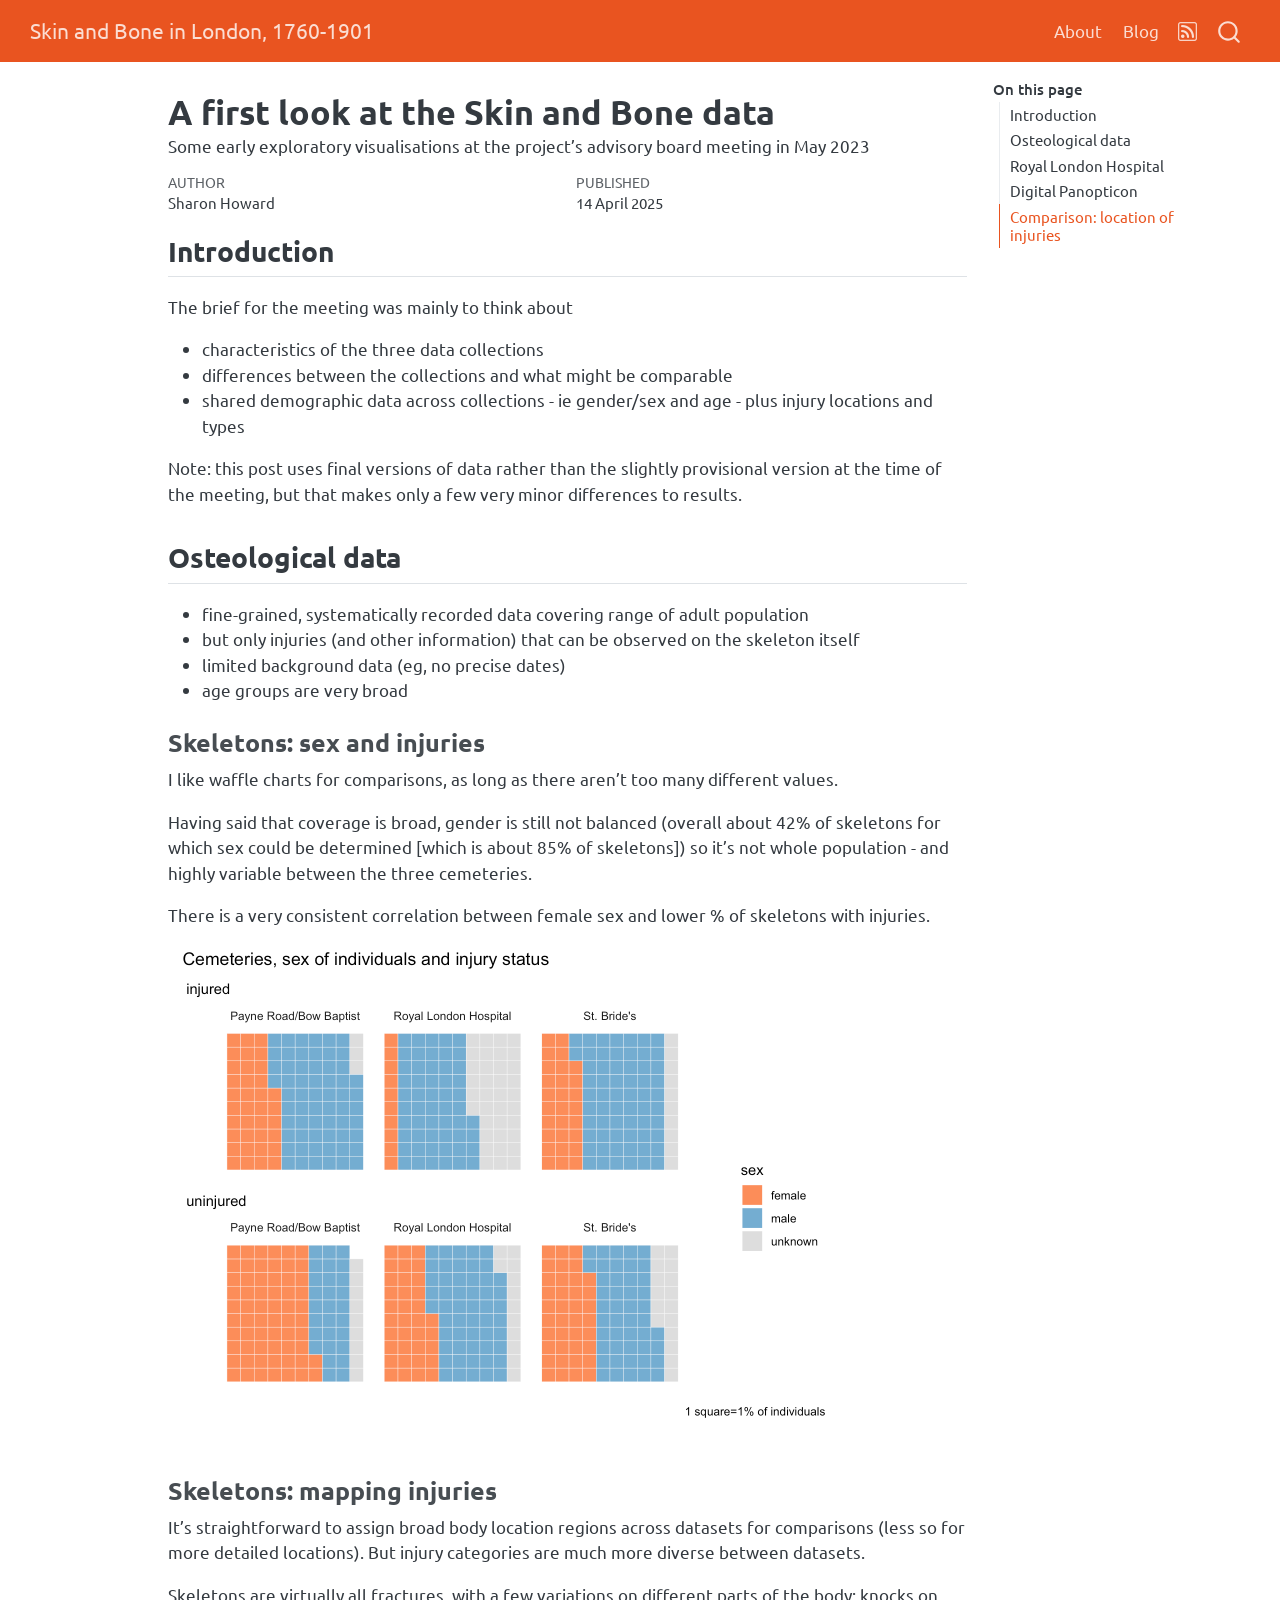
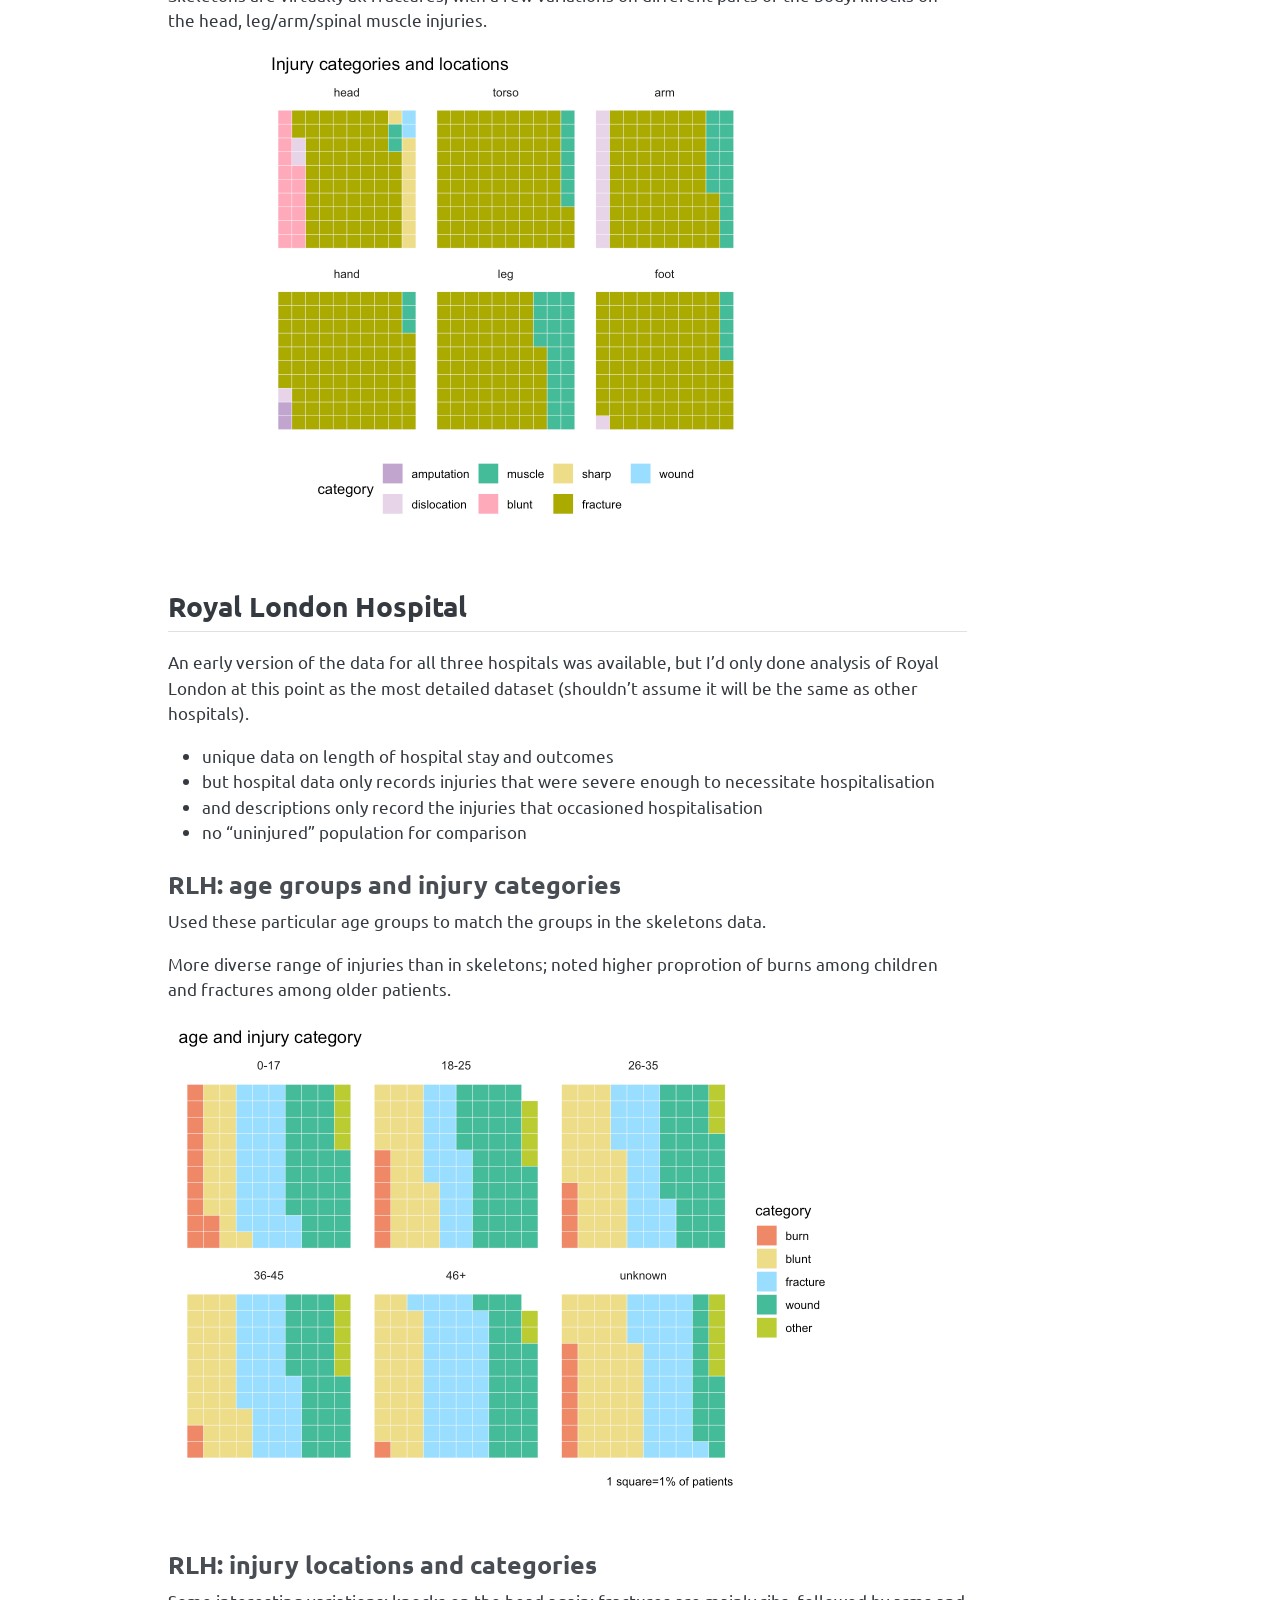
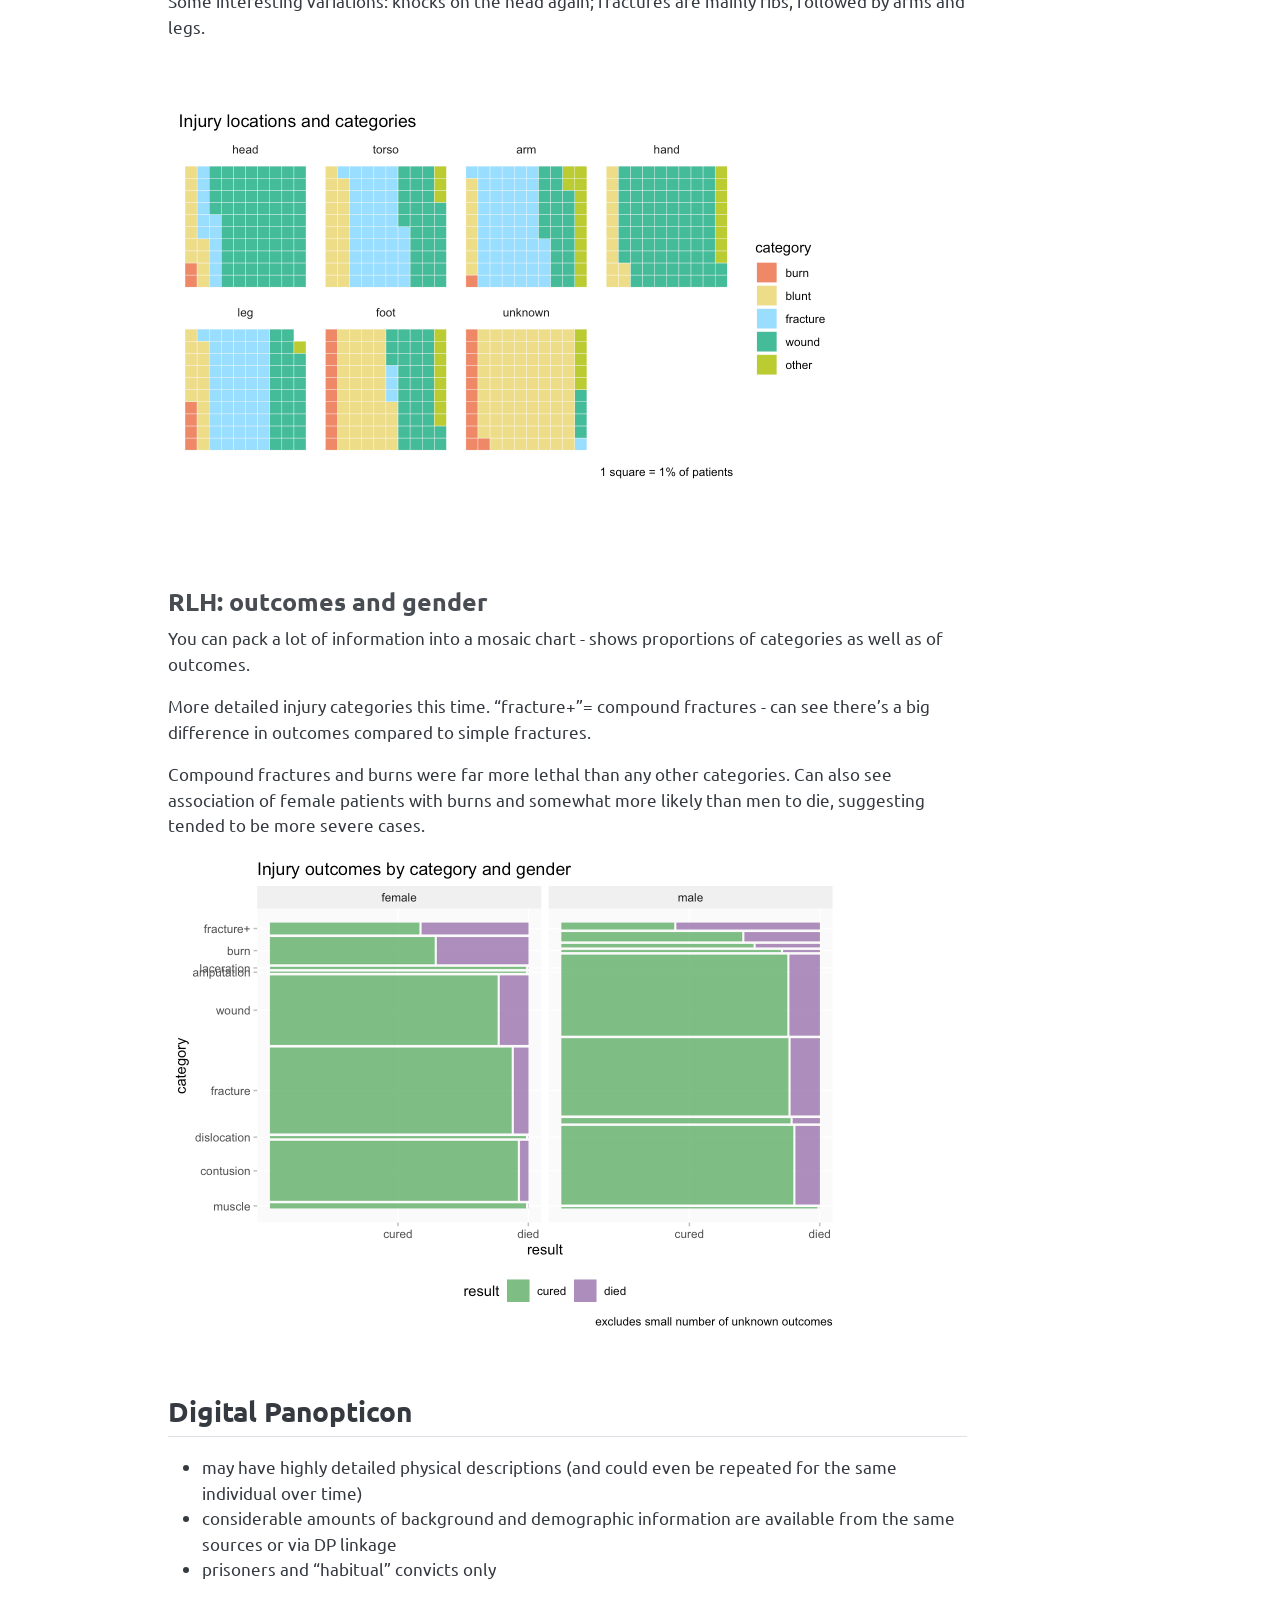
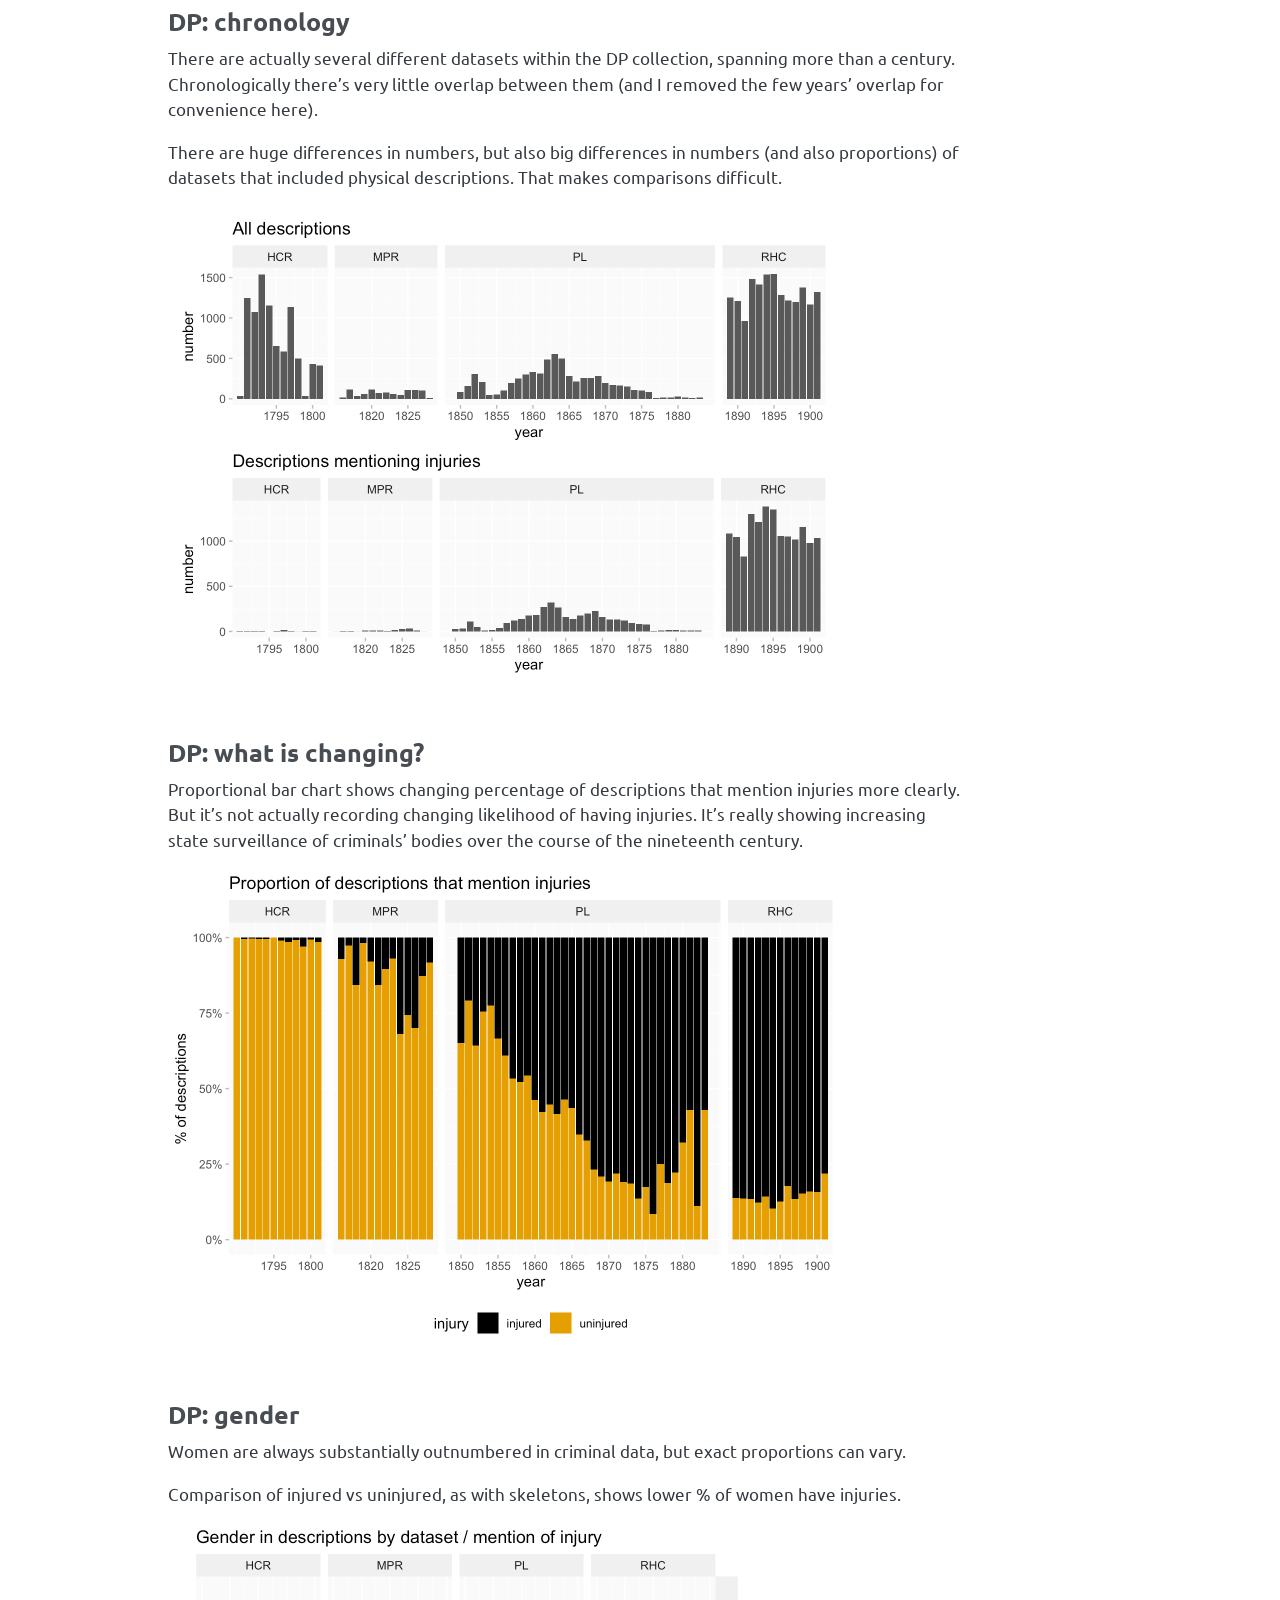
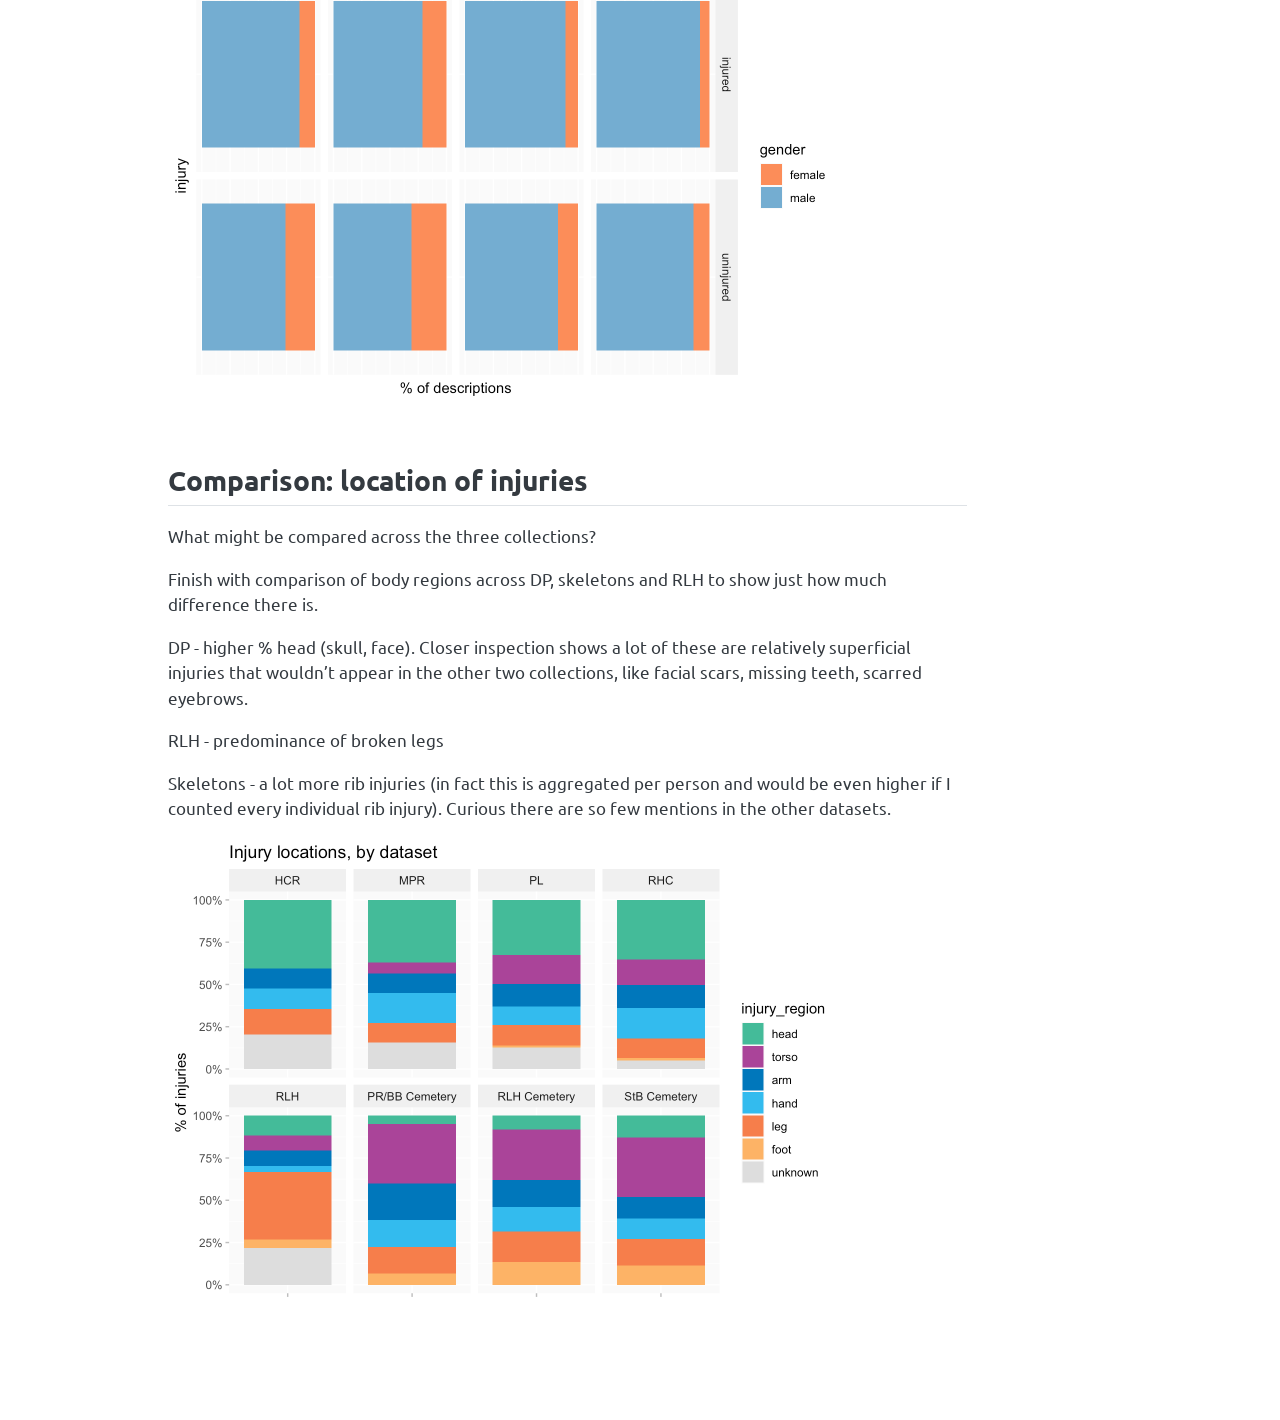
<file: docs/posts/a-first-look/index.html>
<!DOCTYPE html>
<html xmlns="http://www.w3.org/1999/xhtml" lang="en" xml:lang="en"><head>

<meta charset="utf-8">
<meta name="generator" content="quarto-1.7.32">

<meta name="viewport" content="width=device-width, initial-scale=1.0, user-scalable=yes">

<meta name="author" content="Sharon Howard">
<meta name="dcterms.date" content="2025-04-14">
<meta name="description" content="Some early exploratory visualisations at the project’s advisory board meeting in May 2023">

<title>A first look at the Skin and Bone data – Skin and Bone in London, 1760-1901</title>
<style>
code{white-space: pre-wrap;}
span.smallcaps{font-variant: small-caps;}
div.columns{display: flex; gap: min(4vw, 1.5em);}
div.column{flex: auto; overflow-x: auto;}
div.hanging-indent{margin-left: 1.5em; text-indent: -1.5em;}
ul.task-list{list-style: none;}
ul.task-list li input[type="checkbox"] {
  width: 0.8em;
  margin: 0 0.8em 0.2em -1em; /* quarto-specific, see https://github.com/quarto-dev/quarto-cli/issues/4556 */ 
  vertical-align: middle;
}
</style>


<script src="../../site_libs/quarto-nav/quarto-nav.js"></script>
<script src="../../site_libs/quarto-nav/headroom.min.js"></script>
<script src="../../site_libs/clipboard/clipboard.min.js"></script>
<script src="../../site_libs/quarto-search/autocomplete.umd.js"></script>
<script src="../../site_libs/quarto-search/fuse.min.js"></script>
<script src="../../site_libs/quarto-search/quarto-search.js"></script>
<meta name="quarto:offset" content="../../">
<link href="../../favicon.jpg" rel="icon" type="image/jpeg">
<script src="../../site_libs/quarto-html/quarto.js" type="module"></script>
<script src="../../site_libs/quarto-html/tabsets/tabsets.js" type="module"></script>
<script src="../../site_libs/quarto-html/popper.min.js"></script>
<script src="../../site_libs/quarto-html/tippy.umd.min.js"></script>
<script src="../../site_libs/quarto-html/anchor.min.js"></script>
<link href="../../site_libs/quarto-html/tippy.css" rel="stylesheet">
<link href="../../site_libs/quarto-html/quarto-syntax-highlighting-37eea08aefeeee20ff55810ff984fec1.css" rel="stylesheet" id="quarto-text-highlighting-styles">
<script src="../../site_libs/bootstrap/bootstrap.min.js"></script>
<link href="../../site_libs/bootstrap/bootstrap-icons.css" rel="stylesheet">
<link href="../../site_libs/bootstrap/bootstrap-434a87f1a65cf5564e22d224e5738d6d.min.css" rel="stylesheet" append-hash="true" id="quarto-bootstrap" data-mode="light">
<script id="quarto-search-options" type="application/json">{
  "location": "navbar",
  "copy-button": false,
  "collapse-after": 3,
  "panel-placement": "end",
  "type": "overlay",
  "limit": 50,
  "keyboard-shortcut": [
    "f",
    "/",
    "s"
  ],
  "show-item-context": false,
  "language": {
    "search-no-results-text": "No results",
    "search-matching-documents-text": "matching documents",
    "search-copy-link-title": "Copy link to search",
    "search-hide-matches-text": "Hide additional matches",
    "search-more-match-text": "more match in this document",
    "search-more-matches-text": "more matches in this document",
    "search-clear-button-title": "Clear",
    "search-text-placeholder": "",
    "search-detached-cancel-button-title": "Cancel",
    "search-submit-button-title": "Submit",
    "search-label": "Search"
  }
}</script>


<link rel="stylesheet" href="../../styles.css">
</head>

<body class="nav-fixed quarto-light">

<div id="quarto-search-results"></div>
  <header id="quarto-header" class="headroom fixed-top">
    <nav class="navbar navbar-expand-lg " data-bs-theme="dark">
      <div class="navbar-container container-fluid">
      <div class="navbar-brand-container mx-auto">
    <a class="navbar-brand" href="../../index.html">
    <span class="navbar-title">Skin and Bone in London, 1760-1901</span>
    </a>
  </div>
            <div id="quarto-search" class="" title="Search"></div>
          <button class="navbar-toggler" type="button" data-bs-toggle="collapse" data-bs-target="#navbarCollapse" aria-controls="navbarCollapse" role="menu" aria-expanded="false" aria-label="Toggle navigation" onclick="if (window.quartoToggleHeadroom) { window.quartoToggleHeadroom(); }">
  <span class="navbar-toggler-icon"></span>
</button>
          <div class="collapse navbar-collapse" id="navbarCollapse">
            <ul class="navbar-nav navbar-nav-scroll ms-auto">
  <li class="nav-item">
    <a class="nav-link" href="../../about.html"> 
<span class="menu-text">About</span></a>
  </li>  
  <li class="nav-item">
    <a class="nav-link" href="../../blog.html"> 
<span class="menu-text">Blog</span></a>
  </li>  
  <li class="nav-item compact">
    <a class="nav-link" href="../../blog.xml"> <i class="bi bi-rss" role="img">
</i> 
<span class="menu-text"></span></a>
  </li>  
</ul>
          </div> <!-- /navcollapse -->
            <div class="quarto-navbar-tools">
</div>
      </div> <!-- /container-fluid -->
    </nav>
</header>
<!-- content -->
<div id="quarto-content" class="quarto-container page-columns page-rows-contents page-layout-article page-navbar">
<!-- sidebar -->
<!-- margin-sidebar -->
    <div id="quarto-margin-sidebar" class="sidebar margin-sidebar">
        <nav id="TOC" role="doc-toc" class="toc-active">
    <h2 id="toc-title">On this page</h2>
   
  <ul>
  <li><a href="#introduction" id="toc-introduction" class="nav-link active" data-scroll-target="#introduction">Introduction</a></li>
  <li><a href="#osteological-data" id="toc-osteological-data" class="nav-link" data-scroll-target="#osteological-data">Osteological data</a>
  <ul class="collapse">
  <li><a href="#skeletons-sex-and-injuries" id="toc-skeletons-sex-and-injuries" class="nav-link" data-scroll-target="#skeletons-sex-and-injuries">Skeletons: sex and injuries</a></li>
  <li><a href="#skeletons-mapping-injuries" id="toc-skeletons-mapping-injuries" class="nav-link" data-scroll-target="#skeletons-mapping-injuries">Skeletons: mapping injuries</a></li>
  </ul></li>
  <li><a href="#royal-london-hospital" id="toc-royal-london-hospital" class="nav-link" data-scroll-target="#royal-london-hospital">Royal London Hospital</a>
  <ul class="collapse">
  <li><a href="#rlh-age-groups-and-injury-categories" id="toc-rlh-age-groups-and-injury-categories" class="nav-link" data-scroll-target="#rlh-age-groups-and-injury-categories">RLH: age groups and injury categories</a></li>
  <li><a href="#rlh-injury-locations-and-categories" id="toc-rlh-injury-locations-and-categories" class="nav-link" data-scroll-target="#rlh-injury-locations-and-categories">RLH: injury locations and categories</a></li>
  <li><a href="#rlh-outcomes-and-gender" id="toc-rlh-outcomes-and-gender" class="nav-link" data-scroll-target="#rlh-outcomes-and-gender">RLH: outcomes and gender</a></li>
  </ul></li>
  <li><a href="#digital-panopticon" id="toc-digital-panopticon" class="nav-link" data-scroll-target="#digital-panopticon">Digital Panopticon</a>
  <ul class="collapse">
  <li><a href="#dp-chronology" id="toc-dp-chronology" class="nav-link" data-scroll-target="#dp-chronology">DP: chronology</a></li>
  <li><a href="#dp-what-is-changing" id="toc-dp-what-is-changing" class="nav-link" data-scroll-target="#dp-what-is-changing">DP: what is changing?</a></li>
  <li><a href="#dp-gender" id="toc-dp-gender" class="nav-link" data-scroll-target="#dp-gender">DP: gender</a></li>
  </ul></li>
  <li><a href="#comparison-location-of-injuries" id="toc-comparison-location-of-injuries" class="nav-link" data-scroll-target="#comparison-location-of-injuries">Comparison: location of injuries</a></li>
  </ul>
</nav>
    </div>
<!-- main -->
<main class="content" id="quarto-document-content">

<header id="title-block-header" class="quarto-title-block default">
<div class="quarto-title">
<h1 class="title">A first look at the Skin and Bone data</h1>
</div>

<div>
  <div class="description">
    Some early exploratory visualisations at the project’s advisory board meeting in May 2023
  </div>
</div>


<div class="quarto-title-meta">

    <div>
    <div class="quarto-title-meta-heading">Author</div>
    <div class="quarto-title-meta-contents">
             <p>Sharon Howard </p>
          </div>
  </div>
    
    <div>
    <div class="quarto-title-meta-heading">Published</div>
    <div class="quarto-title-meta-contents">
      <p class="date">14 April 2025</p>
    </div>
  </div>
  
    
  </div>
  


</header>


<section id="introduction" class="level2">
<h2 class="anchored" data-anchor-id="introduction">Introduction</h2>
<p>The brief for the meeting was mainly to think about</p>
<ul>
<li>characteristics of the three data collections</li>
<li>differences between the collections and what might be comparable</li>
<li>shared demographic data across collections - ie gender/sex and age - plus injury locations and types</li>
</ul>
<p>Note: this post uses final versions of data rather than the slightly provisional version at the time of the meeting, but that makes only a few very minor differences to results.</p>
</section>
<section id="osteological-data" class="level2">
<h2 class="anchored" data-anchor-id="osteological-data">Osteological data</h2>
<ul>
<li>fine-grained, systematically recorded data covering range of adult population</li>
<li>but only injuries (and other information) that can be observed on the skeleton itself</li>
<li>limited background data (eg, no precise dates)</li>
<li>age groups are very broad</li>
</ul>
<section id="skeletons-sex-and-injuries" class="level3">
<h3 class="anchored" data-anchor-id="skeletons-sex-and-injuries">Skeletons: sex and injuries</h3>
<p>I like waffle charts for comparisons, as long as there aren’t too many different values.</p>
<p>Having said that coverage is broad, gender is still not balanced (overall about 42% of skeletons for which sex could be determined [which is about 85% of skeletons]) so it’s not whole population - and highly variable between the three cemeteries.</p>
<p>There is a very consistent correlation between female sex and lower % of skeletons with injuries.</p>
<div class="cell">
<div class="cell-output-display">
<div>
<figure class="figure">
<p><img src="index_files/figure-html/unnamed-chunk-2-1.png" class="img-fluid figure-img" width="672"></p>
</figure>
</div>
</div>
</div>
</section>
<section id="skeletons-mapping-injuries" class="level3">
<h3 class="anchored" data-anchor-id="skeletons-mapping-injuries">Skeletons: mapping injuries</h3>
<p>It’s straightforward to assign broad body location regions across datasets for comparisons (less so for more detailed locations). But injury categories are much more diverse between datasets.</p>
<p>Skeletons are virtually all fractures, with a few variations on different parts of the body: knocks on the head, leg/arm/spinal muscle injuries.</p>
<div class="cell">
<div class="cell-output-display">
<div>
<figure class="figure">
<p><img src="index_files/figure-html/unnamed-chunk-3-1.png" class="img-fluid figure-img" width="672"></p>
</figure>
</div>
</div>
</div>
</section>
</section>
<section id="royal-london-hospital" class="level2">
<h2 class="anchored" data-anchor-id="royal-london-hospital">Royal London Hospital</h2>
<p>An early version of the data for all three hospitals was available, but I’d only done analysis of Royal London at this point as the most detailed dataset (shouldn’t assume it will be the same as other hospitals).</p>
<ul>
<li>unique data on length of hospital stay and outcomes</li>
<li>but hospital data only records injuries that were severe enough to necessitate hospitalisation</li>
<li>and descriptions only record the injuries that occasioned hospitalisation</li>
<li>no “uninjured” population for comparison</li>
</ul>
<section id="rlh-age-groups-and-injury-categories" class="level3">
<h3 class="anchored" data-anchor-id="rlh-age-groups-and-injury-categories">RLH: age groups and injury categories</h3>
<p>Used these particular age groups to match the groups in the skeletons data.</p>
<p>More diverse range of injuries than in skeletons; noted higher proprotion of burns among children and fractures among older patients.</p>
<div class="cell">
<div class="cell-output-display">
<div>
<figure class="figure">
<p><img src="index_files/figure-html/unnamed-chunk-4-1.png" class="img-fluid figure-img" width="672"></p>
</figure>
</div>
</div>
</div>
</section>
<section id="rlh-injury-locations-and-categories" class="level3">
<h3 class="anchored" data-anchor-id="rlh-injury-locations-and-categories">RLH: injury locations and categories</h3>
<p>Some interesting variations: knocks on the head again; fractures are mainly ribs, followed by arms and legs.</p>
<div class="cell">
<div class="cell-output-display">
<div>
<figure class="figure">
<p><img src="index_files/figure-html/unnamed-chunk-5-1.png" class="img-fluid figure-img" width="672"></p>
</figure>
</div>
</div>
</div>
</section>
<section id="rlh-outcomes-and-gender" class="level3">
<h3 class="anchored" data-anchor-id="rlh-outcomes-and-gender">RLH: outcomes and gender</h3>
<p>You can pack a lot of information into a mosaic chart - shows proportions of categories as well as of outcomes.</p>
<p>More detailed injury categories this time. “fracture+”= compound fractures - can see there’s a big difference in outcomes compared to simple fractures.</p>
<p>Compound fractures and burns were far more lethal than any other categories. Can also see association of female patients with burns and somewhat more likely than men to die, suggesting tended to be more severe cases.</p>
<div class="cell">
<div class="cell-output-display">
<div>
<figure class="figure">
<p><img src="index_files/figure-html/unnamed-chunk-6-1.png" class="img-fluid figure-img" width="672"></p>
</figure>
</div>
</div>
</div>
</section>
</section>
<section id="digital-panopticon" class="level2">
<h2 class="anchored" data-anchor-id="digital-panopticon">Digital Panopticon</h2>
<ul>
<li>may have highly detailed physical descriptions (and could even be repeated for the same individual over time)</li>
<li>considerable amounts of background and demographic information are available from the same sources or via DP linkage</li>
<li>prisoners and “habitual” convicts only</li>
</ul>
<section id="dp-chronology" class="level3">
<h3 class="anchored" data-anchor-id="dp-chronology">DP: chronology</h3>
<p>There are actually several different datasets within the DP collection, spanning more than a century. Chronologically there’s very little overlap between them (and I removed the few years’ overlap for convenience here).</p>
<p>There are huge differences in numbers, but also big differences in numbers (and also proportions) of datasets that included physical descriptions. That makes comparisons difficult.</p>
<div class="cell">
<div class="cell-output-display">
<div>
<figure class="figure">
<p><img src="index_files/figure-html/unnamed-chunk-7-1.png" class="img-fluid figure-img" width="672"></p>
</figure>
</div>
</div>
</div>
</section>
<section id="dp-what-is-changing" class="level3">
<h3 class="anchored" data-anchor-id="dp-what-is-changing">DP: what is changing?</h3>
<p>Proportional bar chart shows changing percentage of descriptions that mention injuries more clearly. But it’s not actually recording changing likelihood of having injuries. It’s really showing increasing state surveillance of criminals’ bodies over the course of the nineteenth century.</p>
<div class="cell">
<div class="cell-output-display">
<div>
<figure class="figure">
<p><img src="index_files/figure-html/unnamed-chunk-8-1.png" class="img-fluid figure-img" width="672"></p>
</figure>
</div>
</div>
</div>
</section>
<section id="dp-gender" class="level3">
<h3 class="anchored" data-anchor-id="dp-gender">DP: gender</h3>
<p>Women are always substantially outnumbered in criminal data, but exact proportions can vary.</p>
<p>Comparison of injured vs uninjured, as with skeletons, shows lower % of women have injuries.</p>
<div class="cell">
<div class="cell-output-display">
<div>
<figure class="figure">
<p><img src="index_files/figure-html/unnamed-chunk-9-1.png" class="img-fluid figure-img" width="672"></p>
</figure>
</div>
</div>
</div>
</section>
</section>
<section id="comparison-location-of-injuries" class="level2">
<h2 class="anchored" data-anchor-id="comparison-location-of-injuries">Comparison: location of injuries</h2>
<p>What might be compared across the three collections?</p>
<p>Finish with comparison of body regions across DP, skeletons and RLH to show just how much difference there is.</p>
<p>DP - higher % head (skull, face). Closer inspection shows a lot of these are relatively superficial injuries that wouldn’t appear in the other two collections, like facial scars, missing teeth, scarred eyebrows.</p>
<p>RLH - predominance of broken legs</p>
<p>Skeletons - a lot more rib injuries (in fact this is aggregated per person and would be even higher if I counted every individual rib injury). Curious there are so few mentions in the other datasets.</p>
<div class="cell">
<div class="cell-output-display">
<div>
<figure class="figure">
<p><img src="index_files/figure-html/unnamed-chunk-10-1.png" class="img-fluid figure-img" width="672"></p>
</figure>
</div>
</div>
</div>


</section>

</main> <!-- /main -->
<script id="quarto-html-after-body" type="application/javascript">
  window.document.addEventListener("DOMContentLoaded", function (event) {
    const icon = "";
    const anchorJS = new window.AnchorJS();
    anchorJS.options = {
      placement: 'right',
      icon: icon
    };
    anchorJS.add('.anchored');
    const isCodeAnnotation = (el) => {
      for (const clz of el.classList) {
        if (clz.startsWith('code-annotation-')) {                     
          return true;
        }
      }
      return false;
    }
    const onCopySuccess = function(e) {
      // button target
      const button = e.trigger;
      // don't keep focus
      button.blur();
      // flash "checked"
      button.classList.add('code-copy-button-checked');
      var currentTitle = button.getAttribute("title");
      button.setAttribute("title", "Copied!");
      let tooltip;
      if (window.bootstrap) {
        button.setAttribute("data-bs-toggle", "tooltip");
        button.setAttribute("data-bs-placement", "left");
        button.setAttribute("data-bs-title", "Copied!");
        tooltip = new bootstrap.Tooltip(button, 
          { trigger: "manual", 
            customClass: "code-copy-button-tooltip",
            offset: [0, -8]});
        tooltip.show();    
      }
      setTimeout(function() {
        if (tooltip) {
          tooltip.hide();
          button.removeAttribute("data-bs-title");
          button.removeAttribute("data-bs-toggle");
          button.removeAttribute("data-bs-placement");
        }
        button.setAttribute("title", currentTitle);
        button.classList.remove('code-copy-button-checked');
      }, 1000);
      // clear code selection
      e.clearSelection();
    }
    const getTextToCopy = function(trigger) {
        const codeEl = trigger.previousElementSibling.cloneNode(true);
        for (const childEl of codeEl.children) {
          if (isCodeAnnotation(childEl)) {
            childEl.remove();
          }
        }
        return codeEl.innerText;
    }
    const clipboard = new window.ClipboardJS('.code-copy-button:not([data-in-quarto-modal])', {
      text: getTextToCopy
    });
    clipboard.on('success', onCopySuccess);
    if (window.document.getElementById('quarto-embedded-source-code-modal')) {
      const clipboardModal = new window.ClipboardJS('.code-copy-button[data-in-quarto-modal]', {
        text: getTextToCopy,
        container: window.document.getElementById('quarto-embedded-source-code-modal')
      });
      clipboardModal.on('success', onCopySuccess);
    }
      var localhostRegex = new RegExp(/^(?:http|https):\/\/localhost\:?[0-9]*\//);
      var mailtoRegex = new RegExp(/^mailto:/);
        var filterRegex = new RegExp("https:\/\/skin-and-bone-in-london-1760-1901\.github\.io\/");
      var isInternal = (href) => {
          return filterRegex.test(href) || localhostRegex.test(href) || mailtoRegex.test(href);
      }
      // Inspect non-navigation links and adorn them if external
     var links = window.document.querySelectorAll('a[href]:not(.nav-link):not(.navbar-brand):not(.toc-action):not(.sidebar-link):not(.sidebar-item-toggle):not(.pagination-link):not(.no-external):not([aria-hidden]):not(.dropdown-item):not(.quarto-navigation-tool):not(.about-link)');
      for (var i=0; i<links.length; i++) {
        const link = links[i];
        if (!isInternal(link.href)) {
          // undo the damage that might have been done by quarto-nav.js in the case of
          // links that we want to consider external
          if (link.dataset.originalHref !== undefined) {
            link.href = link.dataset.originalHref;
          }
        }
      }
    function tippyHover(el, contentFn, onTriggerFn, onUntriggerFn) {
      const config = {
        allowHTML: true,
        maxWidth: 500,
        delay: 100,
        arrow: false,
        appendTo: function(el) {
            return el.parentElement;
        },
        interactive: true,
        interactiveBorder: 10,
        theme: 'quarto',
        placement: 'bottom-start',
      };
      if (contentFn) {
        config.content = contentFn;
      }
      if (onTriggerFn) {
        config.onTrigger = onTriggerFn;
      }
      if (onUntriggerFn) {
        config.onUntrigger = onUntriggerFn;
      }
      window.tippy(el, config); 
    }
    const noterefs = window.document.querySelectorAll('a[role="doc-noteref"]');
    for (var i=0; i<noterefs.length; i++) {
      const ref = noterefs[i];
      tippyHover(ref, function() {
        // use id or data attribute instead here
        let href = ref.getAttribute('data-footnote-href') || ref.getAttribute('href');
        try { href = new URL(href).hash; } catch {}
        const id = href.replace(/^#\/?/, "");
        const note = window.document.getElementById(id);
        if (note) {
          return note.innerHTML;
        } else {
          return "";
        }
      });
    }
    const xrefs = window.document.querySelectorAll('a.quarto-xref');
    const processXRef = (id, note) => {
      // Strip column container classes
      const stripColumnClz = (el) => {
        el.classList.remove("page-full", "page-columns");
        if (el.children) {
          for (const child of el.children) {
            stripColumnClz(child);
          }
        }
      }
      stripColumnClz(note)
      if (id === null || id.startsWith('sec-')) {
        // Special case sections, only their first couple elements
        const container = document.createElement("div");
        if (note.children && note.children.length > 2) {
          container.appendChild(note.children[0].cloneNode(true));
          for (let i = 1; i < note.children.length; i++) {
            const child = note.children[i];
            if (child.tagName === "P" && child.innerText === "") {
              continue;
            } else {
              container.appendChild(child.cloneNode(true));
              break;
            }
          }
          if (window.Quarto?.typesetMath) {
            window.Quarto.typesetMath(container);
          }
          return container.innerHTML
        } else {
          if (window.Quarto?.typesetMath) {
            window.Quarto.typesetMath(note);
          }
          return note.innerHTML;
        }
      } else {
        // Remove any anchor links if they are present
        const anchorLink = note.querySelector('a.anchorjs-link');
        if (anchorLink) {
          anchorLink.remove();
        }
        if (window.Quarto?.typesetMath) {
          window.Quarto.typesetMath(note);
        }
        if (note.classList.contains("callout")) {
          return note.outerHTML;
        } else {
          return note.innerHTML;
        }
      }
    }
    for (var i=0; i<xrefs.length; i++) {
      const xref = xrefs[i];
      tippyHover(xref, undefined, function(instance) {
        instance.disable();
        let url = xref.getAttribute('href');
        let hash = undefined; 
        if (url.startsWith('#')) {
          hash = url;
        } else {
          try { hash = new URL(url).hash; } catch {}
        }
        if (hash) {
          const id = hash.replace(/^#\/?/, "");
          const note = window.document.getElementById(id);
          if (note !== null) {
            try {
              const html = processXRef(id, note.cloneNode(true));
              instance.setContent(html);
            } finally {
              instance.enable();
              instance.show();
            }
          } else {
            // See if we can fetch this
            fetch(url.split('#')[0])
            .then(res => res.text())
            .then(html => {
              const parser = new DOMParser();
              const htmlDoc = parser.parseFromString(html, "text/html");
              const note = htmlDoc.getElementById(id);
              if (note !== null) {
                const html = processXRef(id, note);
                instance.setContent(html);
              } 
            }).finally(() => {
              instance.enable();
              instance.show();
            });
          }
        } else {
          // See if we can fetch a full url (with no hash to target)
          // This is a special case and we should probably do some content thinning / targeting
          fetch(url)
          .then(res => res.text())
          .then(html => {
            const parser = new DOMParser();
            const htmlDoc = parser.parseFromString(html, "text/html");
            const note = htmlDoc.querySelector('main.content');
            if (note !== null) {
              // This should only happen for chapter cross references
              // (since there is no id in the URL)
              // remove the first header
              if (note.children.length > 0 && note.children[0].tagName === "HEADER") {
                note.children[0].remove();
              }
              const html = processXRef(null, note);
              instance.setContent(html);
            } 
          }).finally(() => {
            instance.enable();
            instance.show();
          });
        }
      }, function(instance) {
      });
    }
        let selectedAnnoteEl;
        const selectorForAnnotation = ( cell, annotation) => {
          let cellAttr = 'data-code-cell="' + cell + '"';
          let lineAttr = 'data-code-annotation="' +  annotation + '"';
          const selector = 'span[' + cellAttr + '][' + lineAttr + ']';
          return selector;
        }
        const selectCodeLines = (annoteEl) => {
          const doc = window.document;
          const targetCell = annoteEl.getAttribute("data-target-cell");
          const targetAnnotation = annoteEl.getAttribute("data-target-annotation");
          const annoteSpan = window.document.querySelector(selectorForAnnotation(targetCell, targetAnnotation));
          const lines = annoteSpan.getAttribute("data-code-lines").split(",");
          const lineIds = lines.map((line) => {
            return targetCell + "-" + line;
          })
          let top = null;
          let height = null;
          let parent = null;
          if (lineIds.length > 0) {
              //compute the position of the single el (top and bottom and make a div)
              const el = window.document.getElementById(lineIds[0]);
              top = el.offsetTop;
              height = el.offsetHeight;
              parent = el.parentElement.parentElement;
            if (lineIds.length > 1) {
              const lastEl = window.document.getElementById(lineIds[lineIds.length - 1]);
              const bottom = lastEl.offsetTop + lastEl.offsetHeight;
              height = bottom - top;
            }
            if (top !== null && height !== null && parent !== null) {
              // cook up a div (if necessary) and position it 
              let div = window.document.getElementById("code-annotation-line-highlight");
              if (div === null) {
                div = window.document.createElement("div");
                div.setAttribute("id", "code-annotation-line-highlight");
                div.style.position = 'absolute';
                parent.appendChild(div);
              }
              div.style.top = top - 2 + "px";
              div.style.height = height + 4 + "px";
              div.style.left = 0;
              let gutterDiv = window.document.getElementById("code-annotation-line-highlight-gutter");
              if (gutterDiv === null) {
                gutterDiv = window.document.createElement("div");
                gutterDiv.setAttribute("id", "code-annotation-line-highlight-gutter");
                gutterDiv.style.position = 'absolute';
                const codeCell = window.document.getElementById(targetCell);
                const gutter = codeCell.querySelector('.code-annotation-gutter');
                gutter.appendChild(gutterDiv);
              }
              gutterDiv.style.top = top - 2 + "px";
              gutterDiv.style.height = height + 4 + "px";
            }
            selectedAnnoteEl = annoteEl;
          }
        };
        const unselectCodeLines = () => {
          const elementsIds = ["code-annotation-line-highlight", "code-annotation-line-highlight-gutter"];
          elementsIds.forEach((elId) => {
            const div = window.document.getElementById(elId);
            if (div) {
              div.remove();
            }
          });
          selectedAnnoteEl = undefined;
        };
          // Handle positioning of the toggle
      window.addEventListener(
        "resize",
        throttle(() => {
          elRect = undefined;
          if (selectedAnnoteEl) {
            selectCodeLines(selectedAnnoteEl);
          }
        }, 10)
      );
      function throttle(fn, ms) {
      let throttle = false;
      let timer;
        return (...args) => {
          if(!throttle) { // first call gets through
              fn.apply(this, args);
              throttle = true;
          } else { // all the others get throttled
              if(timer) clearTimeout(timer); // cancel #2
              timer = setTimeout(() => {
                fn.apply(this, args);
                timer = throttle = false;
              }, ms);
          }
        };
      }
        // Attach click handler to the DT
        const annoteDls = window.document.querySelectorAll('dt[data-target-cell]');
        for (const annoteDlNode of annoteDls) {
          annoteDlNode.addEventListener('click', (event) => {
            const clickedEl = event.target;
            if (clickedEl !== selectedAnnoteEl) {
              unselectCodeLines();
              const activeEl = window.document.querySelector('dt[data-target-cell].code-annotation-active');
              if (activeEl) {
                activeEl.classList.remove('code-annotation-active');
              }
              selectCodeLines(clickedEl);
              clickedEl.classList.add('code-annotation-active');
            } else {
              // Unselect the line
              unselectCodeLines();
              clickedEl.classList.remove('code-annotation-active');
            }
          });
        }
    const findCites = (el) => {
      const parentEl = el.parentElement;
      if (parentEl) {
        const cites = parentEl.dataset.cites;
        if (cites) {
          return {
            el,
            cites: cites.split(' ')
          };
        } else {
          return findCites(el.parentElement)
        }
      } else {
        return undefined;
      }
    };
    var bibliorefs = window.document.querySelectorAll('a[role="doc-biblioref"]');
    for (var i=0; i<bibliorefs.length; i++) {
      const ref = bibliorefs[i];
      const citeInfo = findCites(ref);
      if (citeInfo) {
        tippyHover(citeInfo.el, function() {
          var popup = window.document.createElement('div');
          citeInfo.cites.forEach(function(cite) {
            var citeDiv = window.document.createElement('div');
            citeDiv.classList.add('hanging-indent');
            citeDiv.classList.add('csl-entry');
            var biblioDiv = window.document.getElementById('ref-' + cite);
            if (biblioDiv) {
              citeDiv.innerHTML = biblioDiv.innerHTML;
            }
            popup.appendChild(citeDiv);
          });
          return popup.innerHTML;
        });
      }
    }
  });
  </script>
</div> <!-- /content -->




</body></html>
</file>
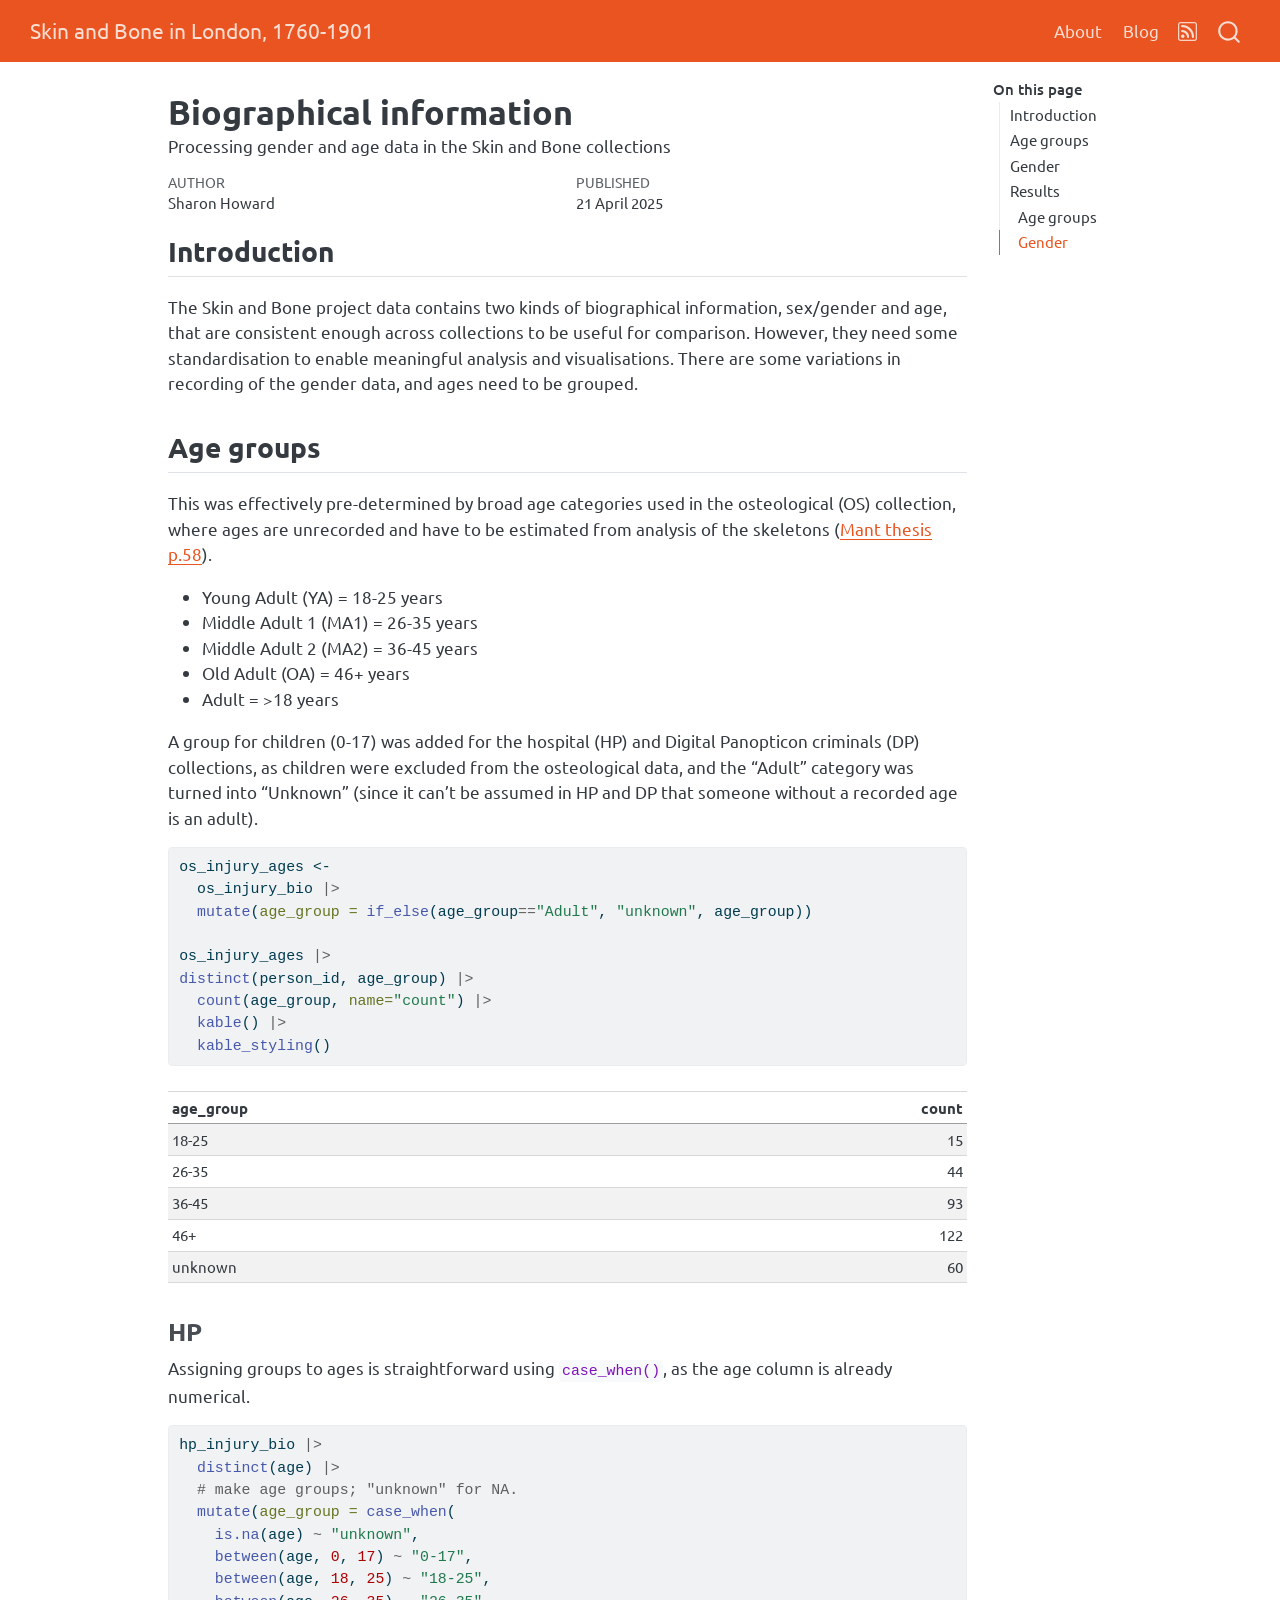
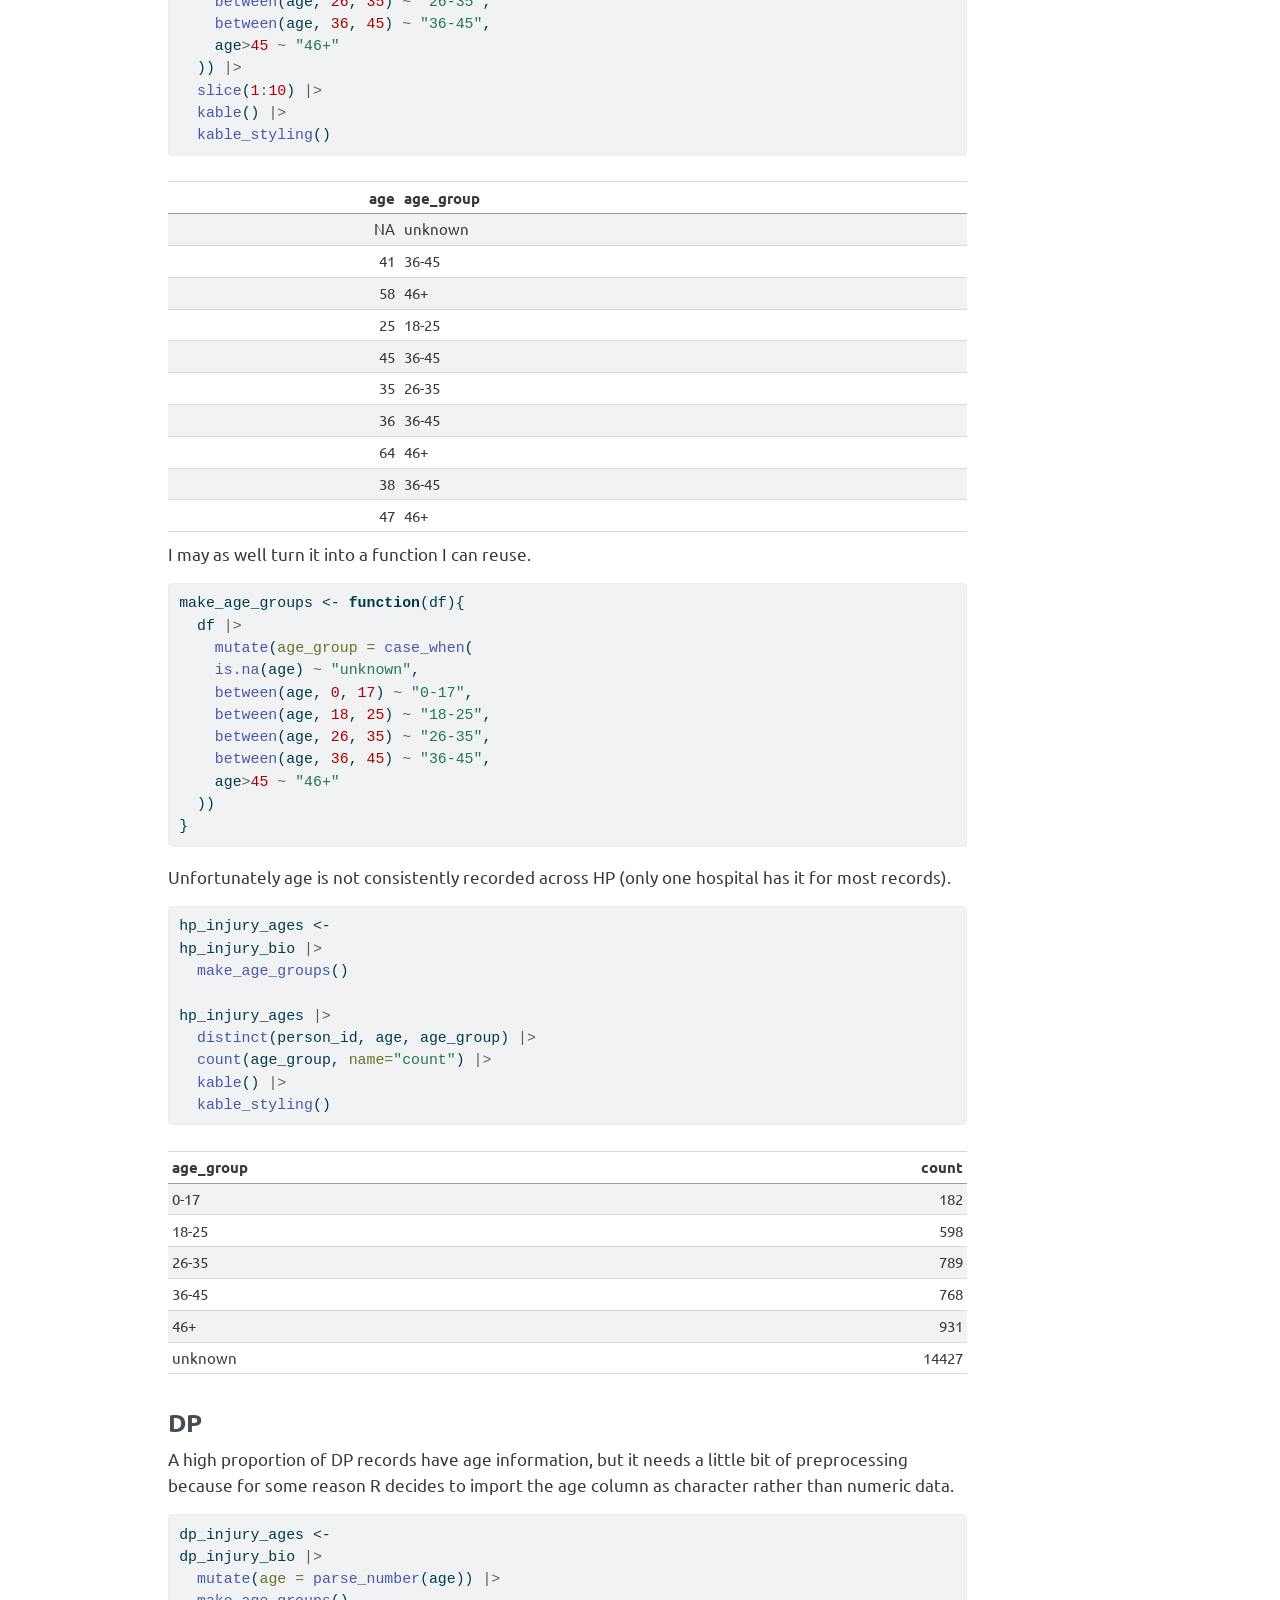
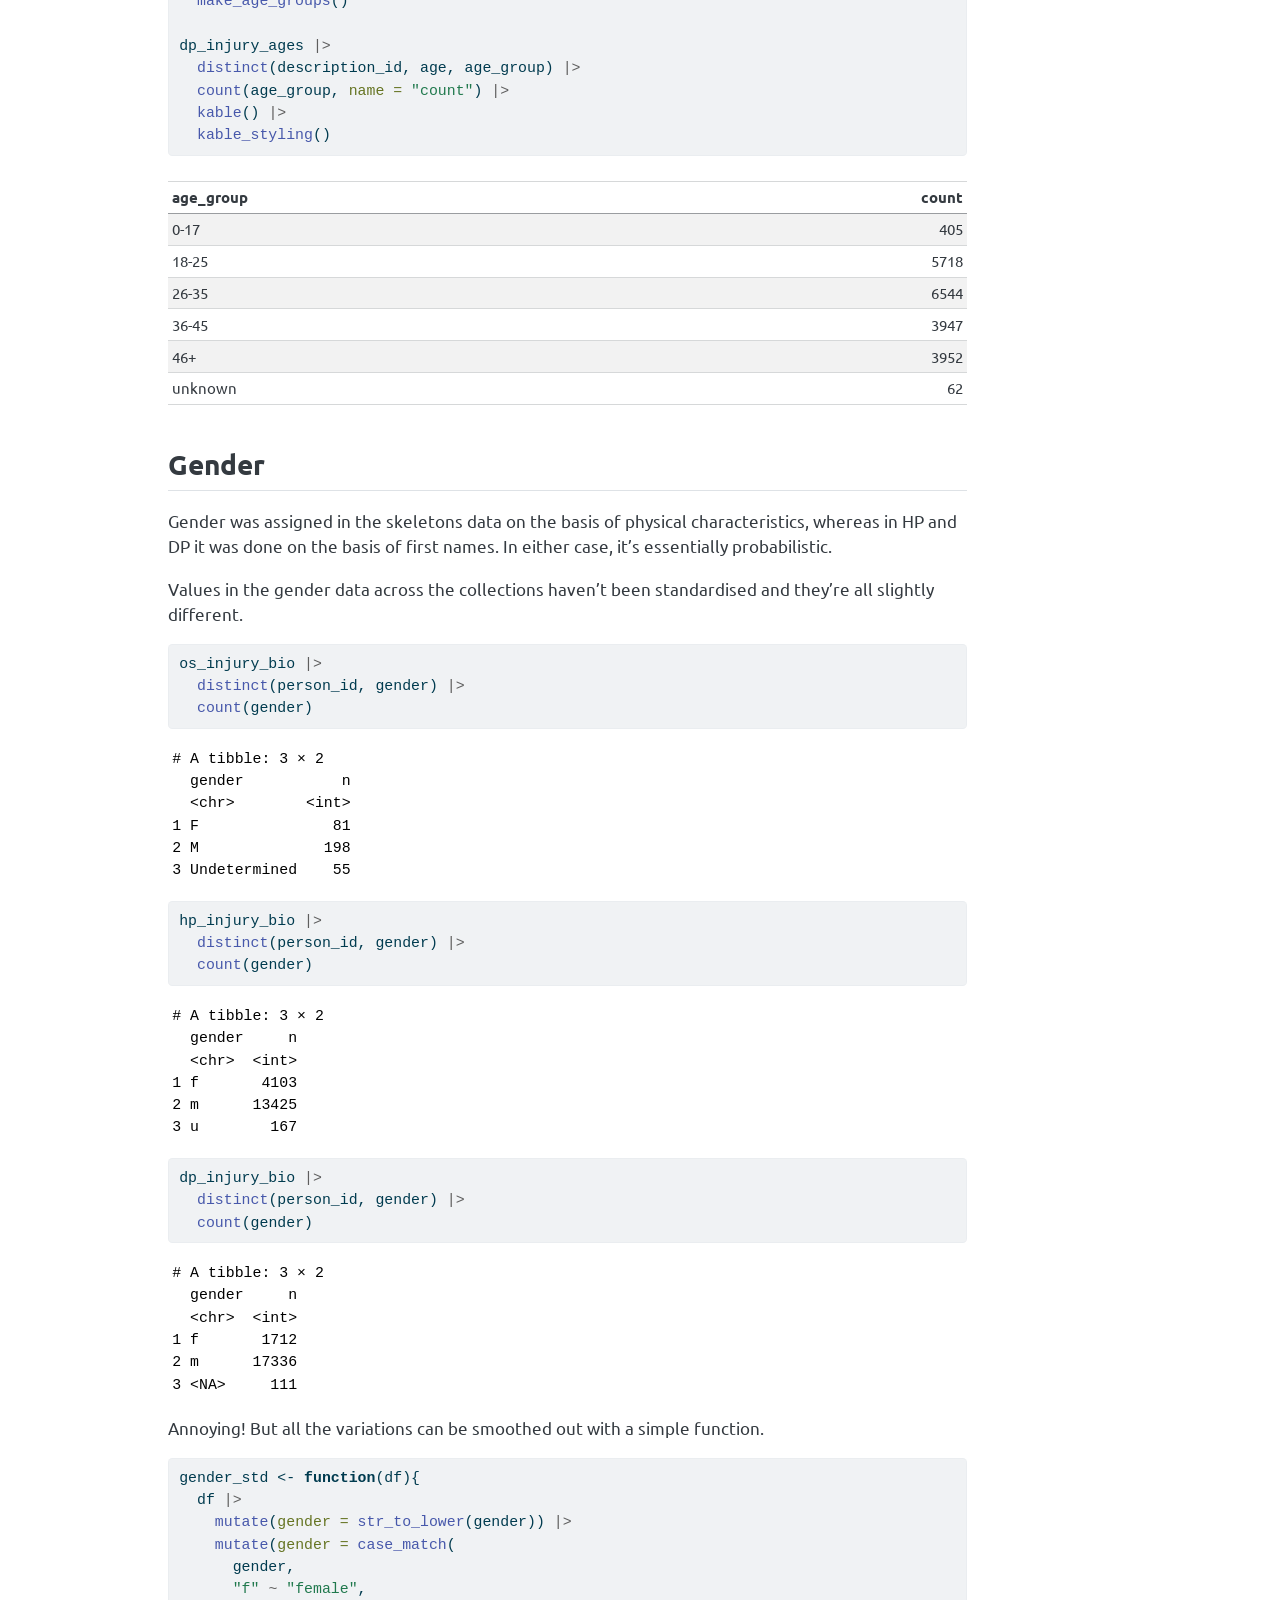
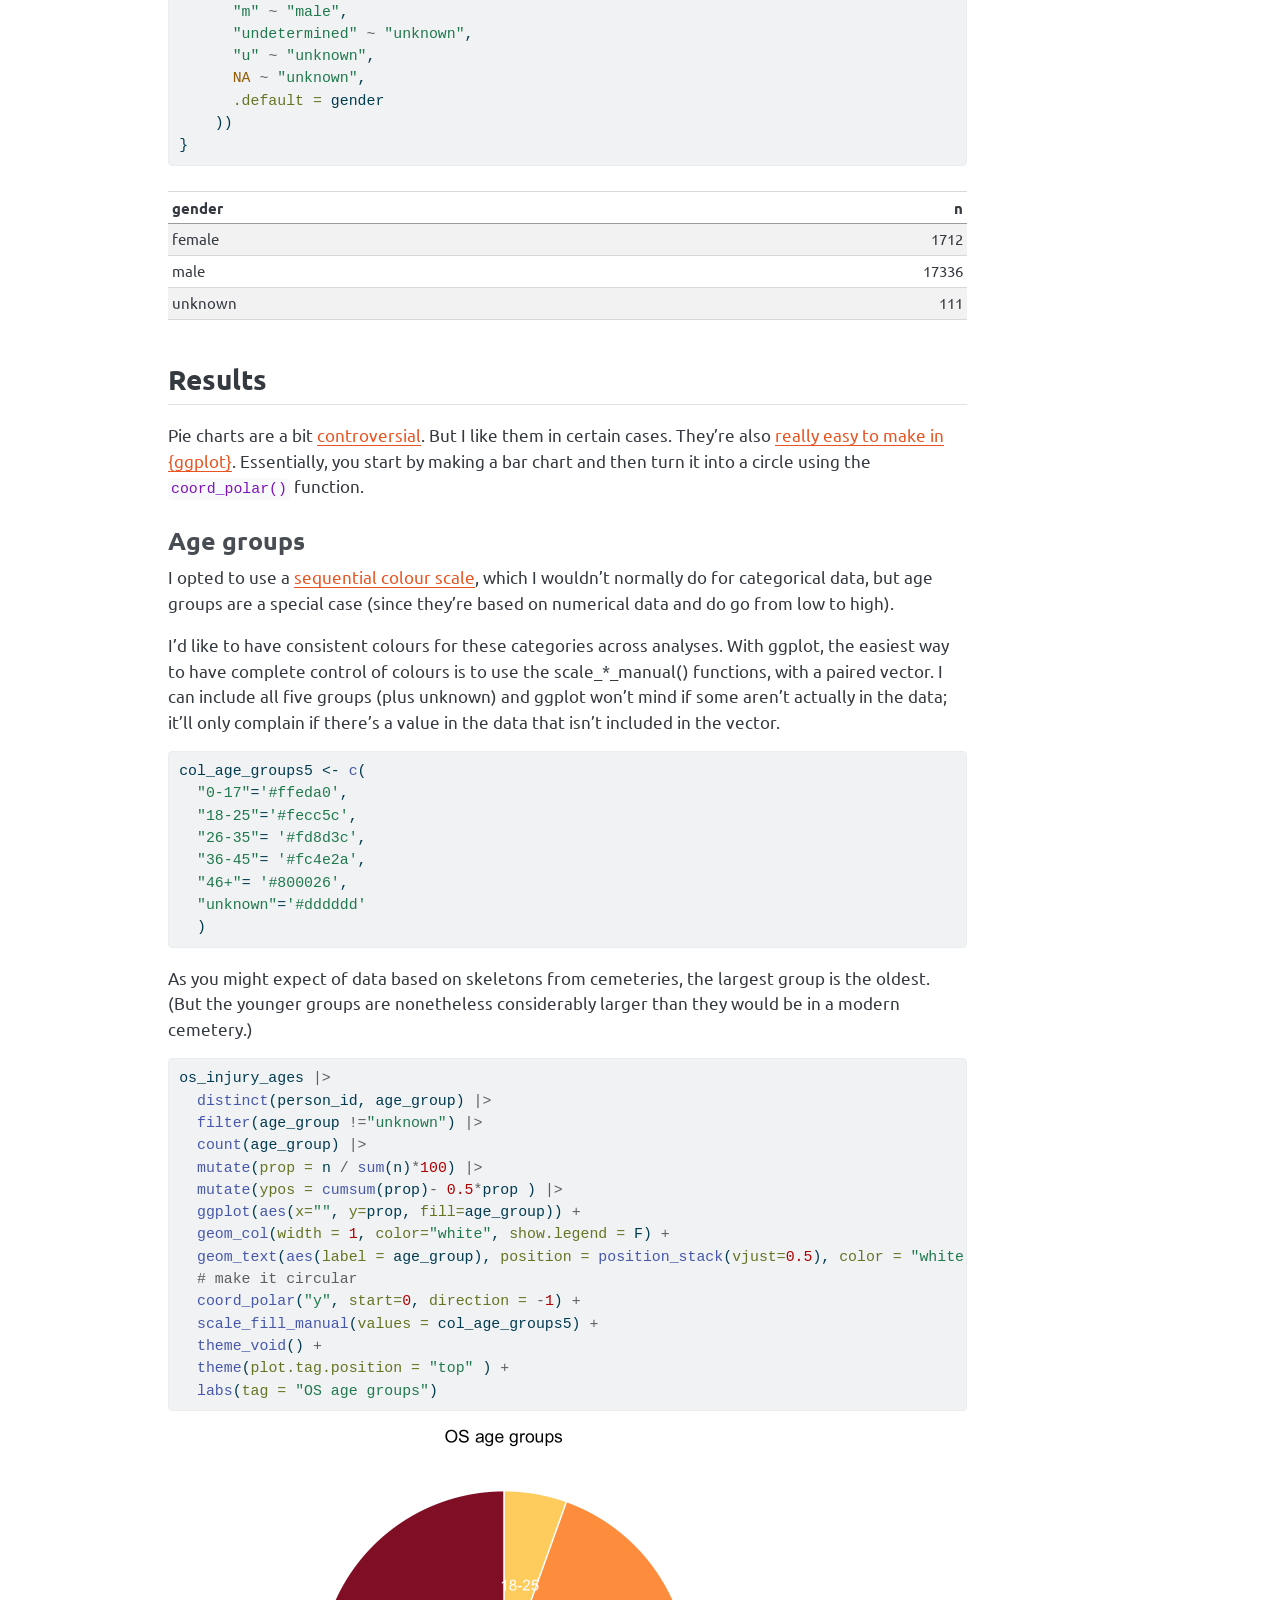
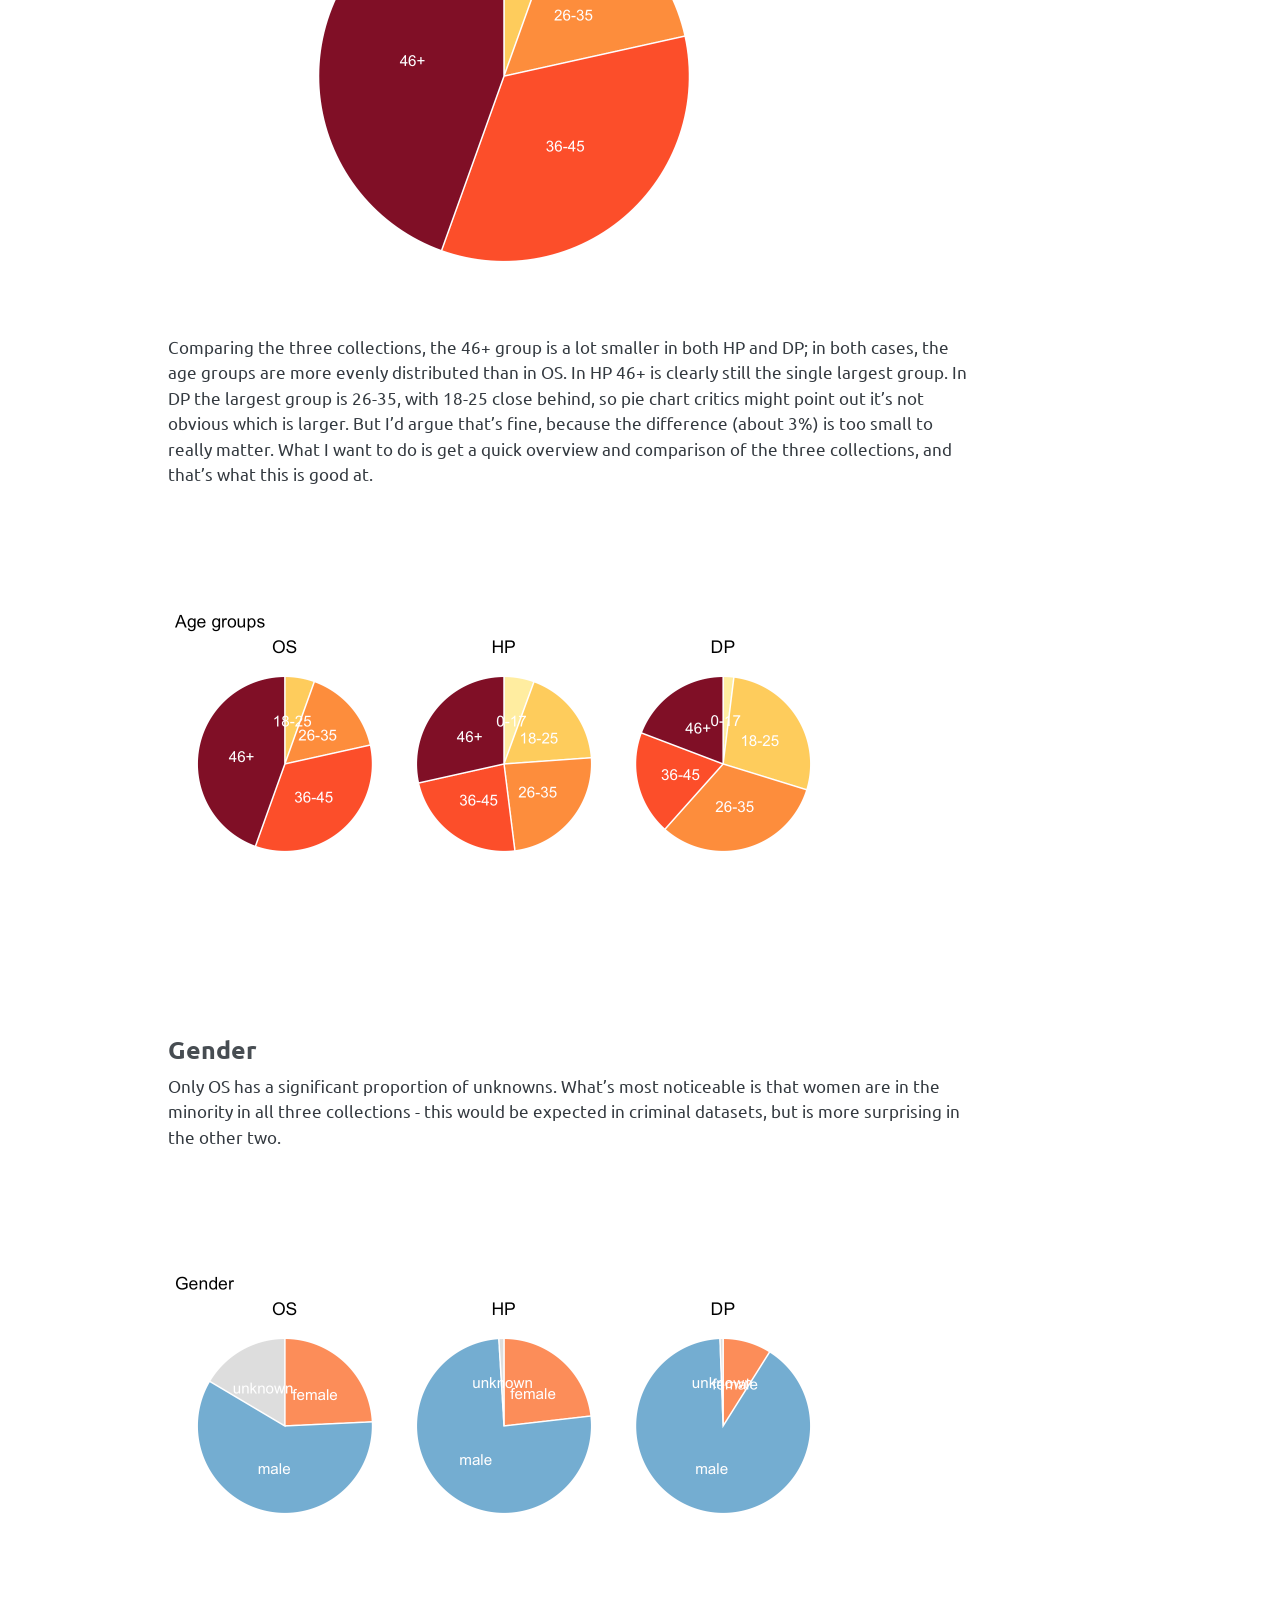
<file: docs/posts/biographical/index.html>
<!DOCTYPE html>
<html xmlns="http://www.w3.org/1999/xhtml" lang="en" xml:lang="en"><head>

<meta charset="utf-8">
<meta name="generator" content="quarto-1.7.32">

<meta name="viewport" content="width=device-width, initial-scale=1.0, user-scalable=yes">

<meta name="author" content="Sharon Howard">
<meta name="dcterms.date" content="2025-04-21">
<meta name="description" content="Processing gender and age data in the Skin and Bone collections">

<title>Biographical information – Skin and Bone in London, 1760-1901</title>
<style>
code{white-space: pre-wrap;}
span.smallcaps{font-variant: small-caps;}
div.columns{display: flex; gap: min(4vw, 1.5em);}
div.column{flex: auto; overflow-x: auto;}
div.hanging-indent{margin-left: 1.5em; text-indent: -1.5em;}
ul.task-list{list-style: none;}
ul.task-list li input[type="checkbox"] {
  width: 0.8em;
  margin: 0 0.8em 0.2em -1em; /* quarto-specific, see https://github.com/quarto-dev/quarto-cli/issues/4556 */ 
  vertical-align: middle;
}
/* CSS for syntax highlighting */
html { -webkit-text-size-adjust: 100%; }
pre > code.sourceCode { white-space: pre; position: relative; }
pre > code.sourceCode > span { display: inline-block; line-height: 1.25; }
pre > code.sourceCode > span:empty { height: 1.2em; }
.sourceCode { overflow: visible; }
code.sourceCode > span { color: inherit; text-decoration: inherit; }
div.sourceCode { margin: 1em 0; }
pre.sourceCode { margin: 0; }
@media screen {
div.sourceCode { overflow: auto; }
}
@media print {
pre > code.sourceCode { white-space: pre-wrap; }
pre > code.sourceCode > span { text-indent: -5em; padding-left: 5em; }
}
pre.numberSource code
  { counter-reset: source-line 0; }
pre.numberSource code > span
  { position: relative; left: -4em; counter-increment: source-line; }
pre.numberSource code > span > a:first-child::before
  { content: counter(source-line);
    position: relative; left: -1em; text-align: right; vertical-align: baseline;
    border: none; display: inline-block;
    -webkit-touch-callout: none; -webkit-user-select: none;
    -khtml-user-select: none; -moz-user-select: none;
    -ms-user-select: none; user-select: none;
    padding: 0 4px; width: 4em;
  }
pre.numberSource { margin-left: 3em;  padding-left: 4px; }
div.sourceCode
  {   }
@media screen {
pre > code.sourceCode > span > a:first-child::before { text-decoration: underline; }
}
</style>


<script src="../../site_libs/quarto-nav/quarto-nav.js"></script>
<script src="../../site_libs/quarto-nav/headroom.min.js"></script>
<script src="../../site_libs/clipboard/clipboard.min.js"></script>
<script src="../../site_libs/quarto-search/autocomplete.umd.js"></script>
<script src="../../site_libs/quarto-search/fuse.min.js"></script>
<script src="../../site_libs/quarto-search/quarto-search.js"></script>
<meta name="quarto:offset" content="../../">
<link href="../../favicon.jpg" rel="icon" type="image/jpeg">
<script src="../../site_libs/quarto-html/quarto.js" type="module"></script>
<script src="../../site_libs/quarto-html/tabsets/tabsets.js" type="module"></script>
<script src="../../site_libs/quarto-html/popper.min.js"></script>
<script src="../../site_libs/quarto-html/tippy.umd.min.js"></script>
<script src="../../site_libs/quarto-html/anchor.min.js"></script>
<link href="../../site_libs/quarto-html/tippy.css" rel="stylesheet">
<link href="../../site_libs/quarto-html/quarto-syntax-highlighting-37eea08aefeeee20ff55810ff984fec1.css" rel="stylesheet" id="quarto-text-highlighting-styles">
<script src="../../site_libs/bootstrap/bootstrap.min.js"></script>
<link href="../../site_libs/bootstrap/bootstrap-icons.css" rel="stylesheet">
<link href="../../site_libs/bootstrap/bootstrap-434a87f1a65cf5564e22d224e5738d6d.min.css" rel="stylesheet" append-hash="true" id="quarto-bootstrap" data-mode="light">
<script id="quarto-search-options" type="application/json">{
  "location": "navbar",
  "copy-button": false,
  "collapse-after": 3,
  "panel-placement": "end",
  "type": "overlay",
  "limit": 50,
  "keyboard-shortcut": [
    "f",
    "/",
    "s"
  ],
  "show-item-context": false,
  "language": {
    "search-no-results-text": "No results",
    "search-matching-documents-text": "matching documents",
    "search-copy-link-title": "Copy link to search",
    "search-hide-matches-text": "Hide additional matches",
    "search-more-match-text": "more match in this document",
    "search-more-matches-text": "more matches in this document",
    "search-clear-button-title": "Clear",
    "search-text-placeholder": "",
    "search-detached-cancel-button-title": "Cancel",
    "search-submit-button-title": "Submit",
    "search-label": "Search"
  }
}</script>
<script src="../../site_libs/kePrint-0.0.1/kePrint.js"></script>
<link href="../../site_libs/lightable-0.0.1/lightable.css" rel="stylesheet">


<link rel="stylesheet" href="../../styles.css">
</head>

<body class="nav-fixed quarto-light">

<div id="quarto-search-results"></div>
  <header id="quarto-header" class="headroom fixed-top">
    <nav class="navbar navbar-expand-lg " data-bs-theme="dark">
      <div class="navbar-container container-fluid">
      <div class="navbar-brand-container mx-auto">
    <a class="navbar-brand" href="../../index.html">
    <span class="navbar-title">Skin and Bone in London, 1760-1901</span>
    </a>
  </div>
            <div id="quarto-search" class="" title="Search"></div>
          <button class="navbar-toggler" type="button" data-bs-toggle="collapse" data-bs-target="#navbarCollapse" aria-controls="navbarCollapse" role="menu" aria-expanded="false" aria-label="Toggle navigation" onclick="if (window.quartoToggleHeadroom) { window.quartoToggleHeadroom(); }">
  <span class="navbar-toggler-icon"></span>
</button>
          <div class="collapse navbar-collapse" id="navbarCollapse">
            <ul class="navbar-nav navbar-nav-scroll ms-auto">
  <li class="nav-item">
    <a class="nav-link" href="../../about.html"> 
<span class="menu-text">About</span></a>
  </li>  
  <li class="nav-item">
    <a class="nav-link" href="../../blog.html"> 
<span class="menu-text">Blog</span></a>
  </li>  
  <li class="nav-item compact">
    <a class="nav-link" href="../../blog.xml"> <i class="bi bi-rss" role="img">
</i> 
<span class="menu-text"></span></a>
  </li>  
</ul>
          </div> <!-- /navcollapse -->
            <div class="quarto-navbar-tools">
</div>
      </div> <!-- /container-fluid -->
    </nav>
</header>
<!-- content -->
<div id="quarto-content" class="quarto-container page-columns page-rows-contents page-layout-article page-navbar">
<!-- sidebar -->
<!-- margin-sidebar -->
    <div id="quarto-margin-sidebar" class="sidebar margin-sidebar">
        <nav id="TOC" role="doc-toc" class="toc-active">
    <h2 id="toc-title">On this page</h2>
   
  <ul>
  <li><a href="#introduction" id="toc-introduction" class="nav-link active" data-scroll-target="#introduction">Introduction</a></li>
  <li><a href="#age-groups" id="toc-age-groups" class="nav-link" data-scroll-target="#age-groups">Age groups</a>
  <ul class="collapse">
  <li><a href="#hp" id="toc-hp" class="nav-link" data-scroll-target="#hp">HP</a></li>
  <li><a href="#dp" id="toc-dp" class="nav-link" data-scroll-target="#dp">DP</a></li>
  </ul></li>
  <li><a href="#gender" id="toc-gender" class="nav-link" data-scroll-target="#gender">Gender</a></li>
  <li><a href="#results" id="toc-results" class="nav-link" data-scroll-target="#results">Results</a>
  <ul class="collapse">
  <li><a href="#age-groups-1" id="toc-age-groups-1" class="nav-link" data-scroll-target="#age-groups-1">Age groups</a></li>
  <li><a href="#gender-1" id="toc-gender-1" class="nav-link" data-scroll-target="#gender-1">Gender</a></li>
  </ul></li>
  </ul>
</nav>
    </div>
<!-- main -->
<main class="content" id="quarto-document-content">

<header id="title-block-header" class="quarto-title-block default">
<div class="quarto-title">
<h1 class="title">Biographical information</h1>
</div>

<div>
  <div class="description">
    Processing gender and age data in the Skin and Bone collections
  </div>
</div>


<div class="quarto-title-meta">

    <div>
    <div class="quarto-title-meta-heading">Author</div>
    <div class="quarto-title-meta-contents">
             <p>Sharon Howard </p>
          </div>
  </div>
    
    <div>
    <div class="quarto-title-meta-heading">Published</div>
    <div class="quarto-title-meta-contents">
      <p class="date">21 April 2025</p>
    </div>
  </div>
  
    
  </div>
  


</header>


<section id="introduction" class="level2">
<h2 class="anchored" data-anchor-id="introduction">Introduction</h2>
<p>The Skin and Bone project data contains two kinds of biographical information, sex/gender and age, that are consistent enough across collections to be useful for comparison. However, they need some standardisation to enable meaningful analysis and visualisations. There are some variations in recording of the gender data, and ages need to be grouped.</p>
</section>
<section id="age-groups" class="level2">
<h2 class="anchored" data-anchor-id="age-groups">Age groups</h2>
<p>This was effectively pre-determined by broad age categories used in the osteological (OS) collection, where ages are unrecorded and have to be estimated from analysis of the skeletons (<a href="http://hdl.handle.net/11375/20026">Mant thesis p.58</a>).</p>
<ul>
<li>Young Adult (YA) = 18-25 years<br>
</li>
<li>Middle Adult 1 (MA1) = 26-35 years</li>
<li>Middle Adult 2 (MA2) = 36-45 years</li>
<li>Old Adult (OA) = 46+ years</li>
<li>Adult = &gt;18 years</li>
</ul>
<p>A group for children (0-17) was added for the hospital (HP) and Digital Panopticon criminals (DP) collections, as children were excluded from the osteological data, and the “Adult” category was turned into “Unknown” (since it can’t be assumed in HP and DP that someone without a recorded age is an adult).</p>
<div class="cell">
<div class="sourceCode cell-code" id="cb1"><pre class="sourceCode r code-with-copy"><code class="sourceCode r"><span id="cb1-1"><a href="#cb1-1" aria-hidden="true" tabindex="-1"></a>os_injury_ages <span class="ot">&lt;-</span></span>
<span id="cb1-2"><a href="#cb1-2" aria-hidden="true" tabindex="-1"></a>  os_injury_bio <span class="sc">|&gt;</span></span>
<span id="cb1-3"><a href="#cb1-3" aria-hidden="true" tabindex="-1"></a>  <span class="fu">mutate</span>(<span class="at">age_group =</span> <span class="fu">if_else</span>(age_group<span class="sc">==</span><span class="st">"Adult"</span>, <span class="st">"unknown"</span>, age_group))</span>
<span id="cb1-4"><a href="#cb1-4" aria-hidden="true" tabindex="-1"></a></span>
<span id="cb1-5"><a href="#cb1-5" aria-hidden="true" tabindex="-1"></a>os_injury_ages <span class="sc">|&gt;</span>  </span>
<span id="cb1-6"><a href="#cb1-6" aria-hidden="true" tabindex="-1"></a><span class="fu">distinct</span>(person_id, age_group) <span class="sc">|&gt;</span></span>
<span id="cb1-7"><a href="#cb1-7" aria-hidden="true" tabindex="-1"></a>  <span class="fu">count</span>(age_group, <span class="at">name=</span><span class="st">"count"</span>) <span class="sc">|&gt;</span></span>
<span id="cb1-8"><a href="#cb1-8" aria-hidden="true" tabindex="-1"></a>  <span class="fu">kable</span>() <span class="sc">|&gt;</span></span>
<span id="cb1-9"><a href="#cb1-9" aria-hidden="true" tabindex="-1"></a>  <span class="fu">kable_styling</span>()</span></code><button title="Copy to Clipboard" class="code-copy-button"><i class="bi"></i></button></pre></div>
<div class="cell-output-display">
<table class="table caption-top table-sm table-striped small" data-quarto-postprocess="true">
<thead>
<tr class="header">
<th style="text-align: left;" data-quarto-table-cell-role="th">age_group</th>
<th style="text-align: right;" data-quarto-table-cell-role="th">count</th>
</tr>
</thead>
<tbody>
<tr class="odd">
<td style="text-align: left;">18-25</td>
<td style="text-align: right;">15</td>
</tr>
<tr class="even">
<td style="text-align: left;">26-35</td>
<td style="text-align: right;">44</td>
</tr>
<tr class="odd">
<td style="text-align: left;">36-45</td>
<td style="text-align: right;">93</td>
</tr>
<tr class="even">
<td style="text-align: left;">46+</td>
<td style="text-align: right;">122</td>
</tr>
<tr class="odd">
<td style="text-align: left;">unknown</td>
<td style="text-align: right;">60</td>
</tr>
</tbody>
</table>
</div>
</div>
<section id="hp" class="level3">
<h3 class="anchored" data-anchor-id="hp">HP</h3>
<p>Assigning groups to ages is straightforward using <code>case_when()</code>, as the age column is already numerical.</p>
<div class="cell">
<div class="sourceCode cell-code" id="cb2"><pre class="sourceCode r code-with-copy"><code class="sourceCode r"><span id="cb2-1"><a href="#cb2-1" aria-hidden="true" tabindex="-1"></a>hp_injury_bio <span class="sc">|&gt;</span></span>
<span id="cb2-2"><a href="#cb2-2" aria-hidden="true" tabindex="-1"></a>  <span class="fu">distinct</span>(age) <span class="sc">|&gt;</span></span>
<span id="cb2-3"><a href="#cb2-3" aria-hidden="true" tabindex="-1"></a>  <span class="co"># make age groups; "unknown" for NA.</span></span>
<span id="cb2-4"><a href="#cb2-4" aria-hidden="true" tabindex="-1"></a>  <span class="fu">mutate</span>(<span class="at">age_group =</span> <span class="fu">case_when</span>(</span>
<span id="cb2-5"><a href="#cb2-5" aria-hidden="true" tabindex="-1"></a>    <span class="fu">is.na</span>(age) <span class="sc">~</span> <span class="st">"unknown"</span>,</span>
<span id="cb2-6"><a href="#cb2-6" aria-hidden="true" tabindex="-1"></a>    <span class="fu">between</span>(age, <span class="dv">0</span>, <span class="dv">17</span>) <span class="sc">~</span> <span class="st">"0-17"</span>,</span>
<span id="cb2-7"><a href="#cb2-7" aria-hidden="true" tabindex="-1"></a>    <span class="fu">between</span>(age, <span class="dv">18</span>, <span class="dv">25</span>) <span class="sc">~</span> <span class="st">"18-25"</span>,</span>
<span id="cb2-8"><a href="#cb2-8" aria-hidden="true" tabindex="-1"></a>    <span class="fu">between</span>(age, <span class="dv">26</span>, <span class="dv">35</span>) <span class="sc">~</span> <span class="st">"26-35"</span>,</span>
<span id="cb2-9"><a href="#cb2-9" aria-hidden="true" tabindex="-1"></a>    <span class="fu">between</span>(age, <span class="dv">36</span>, <span class="dv">45</span>) <span class="sc">~</span> <span class="st">"36-45"</span>,</span>
<span id="cb2-10"><a href="#cb2-10" aria-hidden="true" tabindex="-1"></a>    age<span class="sc">&gt;</span><span class="dv">45</span> <span class="sc">~</span> <span class="st">"46+"</span></span>
<span id="cb2-11"><a href="#cb2-11" aria-hidden="true" tabindex="-1"></a>  )) <span class="sc">|&gt;</span></span>
<span id="cb2-12"><a href="#cb2-12" aria-hidden="true" tabindex="-1"></a>  <span class="fu">slice</span>(<span class="dv">1</span><span class="sc">:</span><span class="dv">10</span>) <span class="sc">|&gt;</span></span>
<span id="cb2-13"><a href="#cb2-13" aria-hidden="true" tabindex="-1"></a>  <span class="fu">kable</span>() <span class="sc">|&gt;</span></span>
<span id="cb2-14"><a href="#cb2-14" aria-hidden="true" tabindex="-1"></a>  <span class="fu">kable_styling</span>()</span></code><button title="Copy to Clipboard" class="code-copy-button"><i class="bi"></i></button></pre></div>
<div class="cell-output-display">
<table class="table caption-top table-sm table-striped small" data-quarto-postprocess="true">
<thead>
<tr class="header">
<th style="text-align: right;" data-quarto-table-cell-role="th">age</th>
<th style="text-align: left;" data-quarto-table-cell-role="th">age_group</th>
</tr>
</thead>
<tbody>
<tr class="odd">
<td style="text-align: right;">NA</td>
<td style="text-align: left;">unknown</td>
</tr>
<tr class="even">
<td style="text-align: right;">41</td>
<td style="text-align: left;">36-45</td>
</tr>
<tr class="odd">
<td style="text-align: right;">58</td>
<td style="text-align: left;">46+</td>
</tr>
<tr class="even">
<td style="text-align: right;">25</td>
<td style="text-align: left;">18-25</td>
</tr>
<tr class="odd">
<td style="text-align: right;">45</td>
<td style="text-align: left;">36-45</td>
</tr>
<tr class="even">
<td style="text-align: right;">35</td>
<td style="text-align: left;">26-35</td>
</tr>
<tr class="odd">
<td style="text-align: right;">36</td>
<td style="text-align: left;">36-45</td>
</tr>
<tr class="even">
<td style="text-align: right;">64</td>
<td style="text-align: left;">46+</td>
</tr>
<tr class="odd">
<td style="text-align: right;">38</td>
<td style="text-align: left;">36-45</td>
</tr>
<tr class="even">
<td style="text-align: right;">47</td>
<td style="text-align: left;">46+</td>
</tr>
</tbody>
</table>
</div>
</div>
<p>I may as well turn it into a function I can reuse.</p>
<div class="cell">
<div class="sourceCode cell-code" id="cb3"><pre class="sourceCode r code-with-copy"><code class="sourceCode r"><span id="cb3-1"><a href="#cb3-1" aria-hidden="true" tabindex="-1"></a>make_age_groups <span class="ot">&lt;-</span> <span class="cf">function</span>(df){</span>
<span id="cb3-2"><a href="#cb3-2" aria-hidden="true" tabindex="-1"></a>  df <span class="sc">|&gt;</span></span>
<span id="cb3-3"><a href="#cb3-3" aria-hidden="true" tabindex="-1"></a>    <span class="fu">mutate</span>(<span class="at">age_group =</span> <span class="fu">case_when</span>(</span>
<span id="cb3-4"><a href="#cb3-4" aria-hidden="true" tabindex="-1"></a>    <span class="fu">is.na</span>(age) <span class="sc">~</span> <span class="st">"unknown"</span>,</span>
<span id="cb3-5"><a href="#cb3-5" aria-hidden="true" tabindex="-1"></a>    <span class="fu">between</span>(age, <span class="dv">0</span>, <span class="dv">17</span>) <span class="sc">~</span> <span class="st">"0-17"</span>,</span>
<span id="cb3-6"><a href="#cb3-6" aria-hidden="true" tabindex="-1"></a>    <span class="fu">between</span>(age, <span class="dv">18</span>, <span class="dv">25</span>) <span class="sc">~</span> <span class="st">"18-25"</span>,</span>
<span id="cb3-7"><a href="#cb3-7" aria-hidden="true" tabindex="-1"></a>    <span class="fu">between</span>(age, <span class="dv">26</span>, <span class="dv">35</span>) <span class="sc">~</span> <span class="st">"26-35"</span>,</span>
<span id="cb3-8"><a href="#cb3-8" aria-hidden="true" tabindex="-1"></a>    <span class="fu">between</span>(age, <span class="dv">36</span>, <span class="dv">45</span>) <span class="sc">~</span> <span class="st">"36-45"</span>,</span>
<span id="cb3-9"><a href="#cb3-9" aria-hidden="true" tabindex="-1"></a>    age<span class="sc">&gt;</span><span class="dv">45</span> <span class="sc">~</span> <span class="st">"46+"</span></span>
<span id="cb3-10"><a href="#cb3-10" aria-hidden="true" tabindex="-1"></a>  ))</span>
<span id="cb3-11"><a href="#cb3-11" aria-hidden="true" tabindex="-1"></a>}</span></code><button title="Copy to Clipboard" class="code-copy-button"><i class="bi"></i></button></pre></div>
</div>
<p>Unfortunately age is not consistently recorded across HP (only one hospital has it for most records).</p>
<div class="cell">
<div class="sourceCode cell-code" id="cb4"><pre class="sourceCode r code-with-copy"><code class="sourceCode r"><span id="cb4-1"><a href="#cb4-1" aria-hidden="true" tabindex="-1"></a>hp_injury_ages <span class="ot">&lt;-</span></span>
<span id="cb4-2"><a href="#cb4-2" aria-hidden="true" tabindex="-1"></a>hp_injury_bio <span class="sc">|&gt;</span></span>
<span id="cb4-3"><a href="#cb4-3" aria-hidden="true" tabindex="-1"></a>  <span class="fu">make_age_groups</span>()</span>
<span id="cb4-4"><a href="#cb4-4" aria-hidden="true" tabindex="-1"></a></span>
<span id="cb4-5"><a href="#cb4-5" aria-hidden="true" tabindex="-1"></a>hp_injury_ages <span class="sc">|&gt;</span></span>
<span id="cb4-6"><a href="#cb4-6" aria-hidden="true" tabindex="-1"></a>  <span class="fu">distinct</span>(person_id, age, age_group) <span class="sc">|&gt;</span></span>
<span id="cb4-7"><a href="#cb4-7" aria-hidden="true" tabindex="-1"></a>  <span class="fu">count</span>(age_group, <span class="at">name=</span><span class="st">"count"</span>) <span class="sc">|&gt;</span></span>
<span id="cb4-8"><a href="#cb4-8" aria-hidden="true" tabindex="-1"></a>  <span class="fu">kable</span>() <span class="sc">|&gt;</span></span>
<span id="cb4-9"><a href="#cb4-9" aria-hidden="true" tabindex="-1"></a>  <span class="fu">kable_styling</span>()</span></code><button title="Copy to Clipboard" class="code-copy-button"><i class="bi"></i></button></pre></div>
<div class="cell-output-display">
<table class="table caption-top table-sm table-striped small" data-quarto-postprocess="true">
<thead>
<tr class="header">
<th style="text-align: left;" data-quarto-table-cell-role="th">age_group</th>
<th style="text-align: right;" data-quarto-table-cell-role="th">count</th>
</tr>
</thead>
<tbody>
<tr class="odd">
<td style="text-align: left;">0-17</td>
<td style="text-align: right;">182</td>
</tr>
<tr class="even">
<td style="text-align: left;">18-25</td>
<td style="text-align: right;">598</td>
</tr>
<tr class="odd">
<td style="text-align: left;">26-35</td>
<td style="text-align: right;">789</td>
</tr>
<tr class="even">
<td style="text-align: left;">36-45</td>
<td style="text-align: right;">768</td>
</tr>
<tr class="odd">
<td style="text-align: left;">46+</td>
<td style="text-align: right;">931</td>
</tr>
<tr class="even">
<td style="text-align: left;">unknown</td>
<td style="text-align: right;">14427</td>
</tr>
</tbody>
</table>
</div>
</div>
</section>
<section id="dp" class="level3">
<h3 class="anchored" data-anchor-id="dp">DP</h3>
<p>A high proportion of DP records have age information, but it needs a little bit of preprocessing because for some reason R decides to import the age column as character rather than numeric data.</p>
<div class="cell">
<div class="sourceCode cell-code" id="cb5"><pre class="sourceCode r code-with-copy"><code class="sourceCode r"><span id="cb5-1"><a href="#cb5-1" aria-hidden="true" tabindex="-1"></a>dp_injury_ages <span class="ot">&lt;-</span></span>
<span id="cb5-2"><a href="#cb5-2" aria-hidden="true" tabindex="-1"></a>dp_injury_bio <span class="sc">|&gt;</span></span>
<span id="cb5-3"><a href="#cb5-3" aria-hidden="true" tabindex="-1"></a>  <span class="fu">mutate</span>(<span class="at">age =</span> <span class="fu">parse_number</span>(age)) <span class="sc">|&gt;</span></span>
<span id="cb5-4"><a href="#cb5-4" aria-hidden="true" tabindex="-1"></a>  <span class="fu">make_age_groups</span>() </span>
<span id="cb5-5"><a href="#cb5-5" aria-hidden="true" tabindex="-1"></a></span>
<span id="cb5-6"><a href="#cb5-6" aria-hidden="true" tabindex="-1"></a>dp_injury_ages <span class="sc">|&gt;</span></span>
<span id="cb5-7"><a href="#cb5-7" aria-hidden="true" tabindex="-1"></a>  <span class="fu">distinct</span>(description_id, age, age_group) <span class="sc">|&gt;</span></span>
<span id="cb5-8"><a href="#cb5-8" aria-hidden="true" tabindex="-1"></a>  <span class="fu">count</span>(age_group, <span class="at">name =</span> <span class="st">"count"</span>) <span class="sc">|&gt;</span></span>
<span id="cb5-9"><a href="#cb5-9" aria-hidden="true" tabindex="-1"></a>  <span class="fu">kable</span>() <span class="sc">|&gt;</span></span>
<span id="cb5-10"><a href="#cb5-10" aria-hidden="true" tabindex="-1"></a>  <span class="fu">kable_styling</span>()</span></code><button title="Copy to Clipboard" class="code-copy-button"><i class="bi"></i></button></pre></div>
<div class="cell-output-display">
<table class="table caption-top table-sm table-striped small" data-quarto-postprocess="true">
<thead>
<tr class="header">
<th style="text-align: left;" data-quarto-table-cell-role="th">age_group</th>
<th style="text-align: right;" data-quarto-table-cell-role="th">count</th>
</tr>
</thead>
<tbody>
<tr class="odd">
<td style="text-align: left;">0-17</td>
<td style="text-align: right;">405</td>
</tr>
<tr class="even">
<td style="text-align: left;">18-25</td>
<td style="text-align: right;">5718</td>
</tr>
<tr class="odd">
<td style="text-align: left;">26-35</td>
<td style="text-align: right;">6544</td>
</tr>
<tr class="even">
<td style="text-align: left;">36-45</td>
<td style="text-align: right;">3947</td>
</tr>
<tr class="odd">
<td style="text-align: left;">46+</td>
<td style="text-align: right;">3952</td>
</tr>
<tr class="even">
<td style="text-align: left;">unknown</td>
<td style="text-align: right;">62</td>
</tr>
</tbody>
</table>
</div>
</div>
</section>
</section>
<section id="gender" class="level2">
<h2 class="anchored" data-anchor-id="gender">Gender</h2>
<p>Gender was assigned in the skeletons data on the basis of physical characteristics, whereas in HP and DP it was done on the basis of first names. In either case, it’s essentially probabilistic.</p>
<p>Values in the gender data across the collections haven’t been standardised and they’re all slightly different.</p>
<div class="cell">
<div class="sourceCode cell-code" id="cb6"><pre class="sourceCode r code-with-copy"><code class="sourceCode r"><span id="cb6-1"><a href="#cb6-1" aria-hidden="true" tabindex="-1"></a>os_injury_bio <span class="sc">|&gt;</span></span>
<span id="cb6-2"><a href="#cb6-2" aria-hidden="true" tabindex="-1"></a>  <span class="fu">distinct</span>(person_id, gender) <span class="sc">|&gt;</span></span>
<span id="cb6-3"><a href="#cb6-3" aria-hidden="true" tabindex="-1"></a>  <span class="fu">count</span>(gender) </span></code><button title="Copy to Clipboard" class="code-copy-button"><i class="bi"></i></button></pre></div>
<div class="cell-output cell-output-stdout">
<pre><code># A tibble: 3 × 2
  gender           n
  &lt;chr&gt;        &lt;int&gt;
1 F               81
2 M              198
3 Undetermined    55</code></pre>
</div>
</div>
<div class="cell">
<div class="sourceCode cell-code" id="cb8"><pre class="sourceCode r code-with-copy"><code class="sourceCode r"><span id="cb8-1"><a href="#cb8-1" aria-hidden="true" tabindex="-1"></a>hp_injury_bio <span class="sc">|&gt;</span></span>
<span id="cb8-2"><a href="#cb8-2" aria-hidden="true" tabindex="-1"></a>  <span class="fu">distinct</span>(person_id, gender) <span class="sc">|&gt;</span></span>
<span id="cb8-3"><a href="#cb8-3" aria-hidden="true" tabindex="-1"></a>  <span class="fu">count</span>(gender)</span></code><button title="Copy to Clipboard" class="code-copy-button"><i class="bi"></i></button></pre></div>
<div class="cell-output cell-output-stdout">
<pre><code># A tibble: 3 × 2
  gender     n
  &lt;chr&gt;  &lt;int&gt;
1 f       4103
2 m      13425
3 u        167</code></pre>
</div>
</div>
<div class="cell">
<div class="sourceCode cell-code" id="cb10"><pre class="sourceCode r code-with-copy"><code class="sourceCode r"><span id="cb10-1"><a href="#cb10-1" aria-hidden="true" tabindex="-1"></a>dp_injury_bio <span class="sc">|&gt;</span></span>
<span id="cb10-2"><a href="#cb10-2" aria-hidden="true" tabindex="-1"></a>  <span class="fu">distinct</span>(person_id, gender) <span class="sc">|&gt;</span></span>
<span id="cb10-3"><a href="#cb10-3" aria-hidden="true" tabindex="-1"></a>  <span class="fu">count</span>(gender)</span></code><button title="Copy to Clipboard" class="code-copy-button"><i class="bi"></i></button></pre></div>
<div class="cell-output cell-output-stdout">
<pre><code># A tibble: 3 × 2
  gender     n
  &lt;chr&gt;  &lt;int&gt;
1 f       1712
2 m      17336
3 &lt;NA&gt;     111</code></pre>
</div>
</div>
<p>Annoying! But all the variations can be smoothed out with a simple function.</p>
<div class="cell">
<div class="sourceCode cell-code" id="cb12"><pre class="sourceCode r code-with-copy"><code class="sourceCode r"><span id="cb12-1"><a href="#cb12-1" aria-hidden="true" tabindex="-1"></a>gender_std <span class="ot">&lt;-</span> <span class="cf">function</span>(df){</span>
<span id="cb12-2"><a href="#cb12-2" aria-hidden="true" tabindex="-1"></a>  df <span class="sc">|&gt;</span></span>
<span id="cb12-3"><a href="#cb12-3" aria-hidden="true" tabindex="-1"></a>    <span class="fu">mutate</span>(<span class="at">gender =</span> <span class="fu">str_to_lower</span>(gender)) <span class="sc">|&gt;</span></span>
<span id="cb12-4"><a href="#cb12-4" aria-hidden="true" tabindex="-1"></a>    <span class="fu">mutate</span>(<span class="at">gender =</span> <span class="fu">case_match</span>(</span>
<span id="cb12-5"><a href="#cb12-5" aria-hidden="true" tabindex="-1"></a>      gender,</span>
<span id="cb12-6"><a href="#cb12-6" aria-hidden="true" tabindex="-1"></a>      <span class="st">"f"</span> <span class="sc">~</span> <span class="st">"female"</span>,</span>
<span id="cb12-7"><a href="#cb12-7" aria-hidden="true" tabindex="-1"></a>      <span class="st">"m"</span> <span class="sc">~</span> <span class="st">"male"</span>,</span>
<span id="cb12-8"><a href="#cb12-8" aria-hidden="true" tabindex="-1"></a>      <span class="st">"undetermined"</span> <span class="sc">~</span> <span class="st">"unknown"</span>, </span>
<span id="cb12-9"><a href="#cb12-9" aria-hidden="true" tabindex="-1"></a>      <span class="st">"u"</span> <span class="sc">~</span> <span class="st">"unknown"</span>,</span>
<span id="cb12-10"><a href="#cb12-10" aria-hidden="true" tabindex="-1"></a>      <span class="cn">NA</span> <span class="sc">~</span> <span class="st">"unknown"</span>,</span>
<span id="cb12-11"><a href="#cb12-11" aria-hidden="true" tabindex="-1"></a>      <span class="at">.default =</span> gender</span>
<span id="cb12-12"><a href="#cb12-12" aria-hidden="true" tabindex="-1"></a>    ))</span>
<span id="cb12-13"><a href="#cb12-13" aria-hidden="true" tabindex="-1"></a>}</span></code><button title="Copy to Clipboard" class="code-copy-button"><i class="bi"></i></button></pre></div>
</div>
<div class="cell">
<div class="cell-output-display">
<table class="table caption-top table-sm table-striped small" data-quarto-postprocess="true">
<thead>
<tr class="header">
<th style="text-align: left;" data-quarto-table-cell-role="th">gender</th>
<th style="text-align: right;" data-quarto-table-cell-role="th">n</th>
</tr>
</thead>
<tbody>
<tr class="odd">
<td style="text-align: left;">female</td>
<td style="text-align: right;">1712</td>
</tr>
<tr class="even">
<td style="text-align: left;">male</td>
<td style="text-align: right;">17336</td>
</tr>
<tr class="odd">
<td style="text-align: left;">unknown</td>
<td style="text-align: right;">111</td>
</tr>
</tbody>
</table>
</div>
</div>
</section>
<section id="results" class="level2">
<h2 class="anchored" data-anchor-id="results">Results</h2>
<p>Pie charts are a bit <a href="https://observablehq.com/blog/truth-about-pie-charts">controversial</a>. But I like them in certain cases. They’re also <a href="https://r-graph-gallery.com/piechart-ggplot2.html">really easy to make in {ggplot}</a>. Essentially, you start by making a bar chart and then turn it into a circle using the <code>coord_polar()</code> function.</p>
<section id="age-groups-1" class="level3">
<h3 class="anchored" data-anchor-id="age-groups-1">Age groups</h3>
<p>I opted to use a <a href="https://www.datawrapper.de/blog/which-color-scale-to-use-in-data-vis#sequential-color-scales-nbsp">sequential colour scale</a>, which I wouldn’t normally do for categorical data, but age groups are a special case (since they’re based on numerical data and do go from low to high).</p>
<p>I’d like to have consistent colours for these categories across analyses. With ggplot, the easiest way to have complete control of colours is to use the scale_*_manual() functions, with a paired vector. I can include all five groups (plus unknown) and ggplot won’t mind if some aren’t actually in the data; it’ll only complain if there’s a value in the data that isn’t included in the vector.</p>
<div class="cell">
<div class="sourceCode cell-code" id="cb13"><pre class="sourceCode r code-with-copy"><code class="sourceCode r"><span id="cb13-1"><a href="#cb13-1" aria-hidden="true" tabindex="-1"></a>col_age_groups5 <span class="ot">&lt;-</span> <span class="fu">c</span>(</span>
<span id="cb13-2"><a href="#cb13-2" aria-hidden="true" tabindex="-1"></a>  <span class="st">"0-17"</span><span class="ot">=</span><span class="st">'#ffeda0'</span>, </span>
<span id="cb13-3"><a href="#cb13-3" aria-hidden="true" tabindex="-1"></a>  <span class="st">"18-25"</span><span class="ot">=</span><span class="st">'#fecc5c'</span>, </span>
<span id="cb13-4"><a href="#cb13-4" aria-hidden="true" tabindex="-1"></a>  <span class="st">"26-35"</span><span class="ot">=</span> <span class="st">'#fd8d3c'</span>, </span>
<span id="cb13-5"><a href="#cb13-5" aria-hidden="true" tabindex="-1"></a>  <span class="st">"36-45"</span><span class="ot">=</span> <span class="st">'#fc4e2a'</span>, </span>
<span id="cb13-6"><a href="#cb13-6" aria-hidden="true" tabindex="-1"></a>  <span class="st">"46+"</span><span class="ot">=</span> <span class="st">'#800026'</span>, </span>
<span id="cb13-7"><a href="#cb13-7" aria-hidden="true" tabindex="-1"></a>  <span class="st">"unknown"</span><span class="ot">=</span><span class="st">'#dddddd'</span></span>
<span id="cb13-8"><a href="#cb13-8" aria-hidden="true" tabindex="-1"></a>  )</span></code><button title="Copy to Clipboard" class="code-copy-button"><i class="bi"></i></button></pre></div>
</div>
<p>As you might expect of data based on skeletons from cemeteries, the largest group is the oldest. (But the younger groups are nonetheless considerably larger than they would be in a modern cemetery.)</p>
<div class="cell">
<div class="sourceCode cell-code" id="cb14"><pre class="sourceCode r code-with-copy"><code class="sourceCode r"><span id="cb14-1"><a href="#cb14-1" aria-hidden="true" tabindex="-1"></a>os_injury_ages <span class="sc">|&gt;</span></span>
<span id="cb14-2"><a href="#cb14-2" aria-hidden="true" tabindex="-1"></a>  <span class="fu">distinct</span>(person_id, age_group) <span class="sc">|&gt;</span></span>
<span id="cb14-3"><a href="#cb14-3" aria-hidden="true" tabindex="-1"></a>  <span class="fu">filter</span>(age_group <span class="sc">!=</span><span class="st">"unknown"</span>) <span class="sc">|&gt;</span></span>
<span id="cb14-4"><a href="#cb14-4" aria-hidden="true" tabindex="-1"></a>  <span class="fu">count</span>(age_group) <span class="sc">|&gt;</span></span>
<span id="cb14-5"><a href="#cb14-5" aria-hidden="true" tabindex="-1"></a>  <span class="fu">mutate</span>(<span class="at">prop =</span> n <span class="sc">/</span> <span class="fu">sum</span>(n)<span class="sc">*</span><span class="dv">100</span>) <span class="sc">|&gt;</span></span>
<span id="cb14-6"><a href="#cb14-6" aria-hidden="true" tabindex="-1"></a>  <span class="fu">mutate</span>(<span class="at">ypos =</span> <span class="fu">cumsum</span>(prop)<span class="sc">-</span> <span class="fl">0.5</span><span class="sc">*</span>prop ) <span class="sc">|&gt;</span></span>
<span id="cb14-7"><a href="#cb14-7" aria-hidden="true" tabindex="-1"></a>  <span class="fu">ggplot</span>(<span class="fu">aes</span>(<span class="at">x=</span><span class="st">""</span>, <span class="at">y=</span>prop, <span class="at">fill=</span>age_group)) <span class="sc">+</span></span>
<span id="cb14-8"><a href="#cb14-8" aria-hidden="true" tabindex="-1"></a>  <span class="fu">geom_col</span>(<span class="at">width =</span> <span class="dv">1</span>, <span class="at">color=</span><span class="st">"white"</span>, <span class="at">show.legend =</span> F) <span class="sc">+</span></span>
<span id="cb14-9"><a href="#cb14-9" aria-hidden="true" tabindex="-1"></a>  <span class="fu">geom_text</span>(<span class="fu">aes</span>(<span class="at">label =</span> age_group), <span class="at">position =</span> <span class="fu">position_stack</span>(<span class="at">vjust=</span><span class="fl">0.5</span>), <span class="at">color =</span> <span class="st">"white"</span>, <span class="at">size=</span><span class="dv">4</span>) <span class="sc">+</span></span>
<span id="cb14-10"><a href="#cb14-10" aria-hidden="true" tabindex="-1"></a>  <span class="co"># make it circular</span></span>
<span id="cb14-11"><a href="#cb14-11" aria-hidden="true" tabindex="-1"></a>  <span class="fu">coord_polar</span>(<span class="st">"y"</span>, <span class="at">start=</span><span class="dv">0</span>, <span class="at">direction =</span> <span class="sc">-</span><span class="dv">1</span>) <span class="sc">+</span></span>
<span id="cb14-12"><a href="#cb14-12" aria-hidden="true" tabindex="-1"></a>  <span class="fu">scale_fill_manual</span>(<span class="at">values =</span> col_age_groups5) <span class="sc">+</span></span>
<span id="cb14-13"><a href="#cb14-13" aria-hidden="true" tabindex="-1"></a>  <span class="fu">theme_void</span>() <span class="sc">+</span></span>
<span id="cb14-14"><a href="#cb14-14" aria-hidden="true" tabindex="-1"></a>  <span class="fu">theme</span>(<span class="at">plot.tag.position =</span> <span class="st">"top"</span> ) <span class="sc">+</span></span>
<span id="cb14-15"><a href="#cb14-15" aria-hidden="true" tabindex="-1"></a>  <span class="fu">labs</span>(<span class="at">tag =</span> <span class="st">"OS age groups"</span>)</span></code><button title="Copy to Clipboard" class="code-copy-button"><i class="bi"></i></button></pre></div>
<div class="cell-output-display">
<div>
<figure class="figure">
<p><img src="index_files/figure-html/os-age-pie-1.png" class="img-fluid figure-img" width="672"></p>
</figure>
</div>
</div>
</div>
<p>Comparing the three collections, the 46+ group is a lot smaller in both HP and DP; in both cases, the age groups are more evenly distributed than in OS. In HP 46+ is clearly still the single largest group. In DP the largest group is 26-35, with 18-25 close behind, so pie chart critics might point out it’s not obvious which is larger. But I’d argue that’s fine, because the difference (about 3%) is too small to really matter. What I want to do is get a quick overview and comparison of the three collections, and that’s what this is good at.</p>
<div class="cell">
<div class="cell-output-display">
<div>
<figure class="figure">
<p><img src="index_files/figure-html/all-age-pies-1.png" class="img-fluid figure-img" width="672"></p>
</figure>
</div>
</div>
</div>
</section>
<section id="gender-1" class="level3">
<h3 class="anchored" data-anchor-id="gender-1">Gender</h3>
<p>Only OS has a significant proportion of unknowns. What’s most noticeable is that women are in the minority in all three collections - this would be expected in criminal datasets, but is more surprising in the other two.</p>
<div class="cell">
<div class="cell-output-display">
<div>
<figure class="figure">
<p><img src="index_files/figure-html/unnamed-chunk-13-1.png" class="img-fluid figure-img" width="672"></p>
</figure>
</div>
</div>
</div>


</section>
</section>

</main> <!-- /main -->
<script id="quarto-html-after-body" type="application/javascript">
  window.document.addEventListener("DOMContentLoaded", function (event) {
    const icon = "";
    const anchorJS = new window.AnchorJS();
    anchorJS.options = {
      placement: 'right',
      icon: icon
    };
    anchorJS.add('.anchored');
    const isCodeAnnotation = (el) => {
      for (const clz of el.classList) {
        if (clz.startsWith('code-annotation-')) {                     
          return true;
        }
      }
      return false;
    }
    const onCopySuccess = function(e) {
      // button target
      const button = e.trigger;
      // don't keep focus
      button.blur();
      // flash "checked"
      button.classList.add('code-copy-button-checked');
      var currentTitle = button.getAttribute("title");
      button.setAttribute("title", "Copied!");
      let tooltip;
      if (window.bootstrap) {
        button.setAttribute("data-bs-toggle", "tooltip");
        button.setAttribute("data-bs-placement", "left");
        button.setAttribute("data-bs-title", "Copied!");
        tooltip = new bootstrap.Tooltip(button, 
          { trigger: "manual", 
            customClass: "code-copy-button-tooltip",
            offset: [0, -8]});
        tooltip.show();    
      }
      setTimeout(function() {
        if (tooltip) {
          tooltip.hide();
          button.removeAttribute("data-bs-title");
          button.removeAttribute("data-bs-toggle");
          button.removeAttribute("data-bs-placement");
        }
        button.setAttribute("title", currentTitle);
        button.classList.remove('code-copy-button-checked');
      }, 1000);
      // clear code selection
      e.clearSelection();
    }
    const getTextToCopy = function(trigger) {
        const codeEl = trigger.previousElementSibling.cloneNode(true);
        for (const childEl of codeEl.children) {
          if (isCodeAnnotation(childEl)) {
            childEl.remove();
          }
        }
        return codeEl.innerText;
    }
    const clipboard = new window.ClipboardJS('.code-copy-button:not([data-in-quarto-modal])', {
      text: getTextToCopy
    });
    clipboard.on('success', onCopySuccess);
    if (window.document.getElementById('quarto-embedded-source-code-modal')) {
      const clipboardModal = new window.ClipboardJS('.code-copy-button[data-in-quarto-modal]', {
        text: getTextToCopy,
        container: window.document.getElementById('quarto-embedded-source-code-modal')
      });
      clipboardModal.on('success', onCopySuccess);
    }
      var localhostRegex = new RegExp(/^(?:http|https):\/\/localhost\:?[0-9]*\//);
      var mailtoRegex = new RegExp(/^mailto:/);
        var filterRegex = new RegExp("https:\/\/skin-and-bone-in-london-1760-1901\.github\.io\/");
      var isInternal = (href) => {
          return filterRegex.test(href) || localhostRegex.test(href) || mailtoRegex.test(href);
      }
      // Inspect non-navigation links and adorn them if external
     var links = window.document.querySelectorAll('a[href]:not(.nav-link):not(.navbar-brand):not(.toc-action):not(.sidebar-link):not(.sidebar-item-toggle):not(.pagination-link):not(.no-external):not([aria-hidden]):not(.dropdown-item):not(.quarto-navigation-tool):not(.about-link)');
      for (var i=0; i<links.length; i++) {
        const link = links[i];
        if (!isInternal(link.href)) {
          // undo the damage that might have been done by quarto-nav.js in the case of
          // links that we want to consider external
          if (link.dataset.originalHref !== undefined) {
            link.href = link.dataset.originalHref;
          }
        }
      }
    function tippyHover(el, contentFn, onTriggerFn, onUntriggerFn) {
      const config = {
        allowHTML: true,
        maxWidth: 500,
        delay: 100,
        arrow: false,
        appendTo: function(el) {
            return el.parentElement;
        },
        interactive: true,
        interactiveBorder: 10,
        theme: 'quarto',
        placement: 'bottom-start',
      };
      if (contentFn) {
        config.content = contentFn;
      }
      if (onTriggerFn) {
        config.onTrigger = onTriggerFn;
      }
      if (onUntriggerFn) {
        config.onUntrigger = onUntriggerFn;
      }
      window.tippy(el, config); 
    }
    const noterefs = window.document.querySelectorAll('a[role="doc-noteref"]');
    for (var i=0; i<noterefs.length; i++) {
      const ref = noterefs[i];
      tippyHover(ref, function() {
        // use id or data attribute instead here
        let href = ref.getAttribute('data-footnote-href') || ref.getAttribute('href');
        try { href = new URL(href).hash; } catch {}
        const id = href.replace(/^#\/?/, "");
        const note = window.document.getElementById(id);
        if (note) {
          return note.innerHTML;
        } else {
          return "";
        }
      });
    }
    const xrefs = window.document.querySelectorAll('a.quarto-xref');
    const processXRef = (id, note) => {
      // Strip column container classes
      const stripColumnClz = (el) => {
        el.classList.remove("page-full", "page-columns");
        if (el.children) {
          for (const child of el.children) {
            stripColumnClz(child);
          }
        }
      }
      stripColumnClz(note)
      if (id === null || id.startsWith('sec-')) {
        // Special case sections, only their first couple elements
        const container = document.createElement("div");
        if (note.children && note.children.length > 2) {
          container.appendChild(note.children[0].cloneNode(true));
          for (let i = 1; i < note.children.length; i++) {
            const child = note.children[i];
            if (child.tagName === "P" && child.innerText === "") {
              continue;
            } else {
              container.appendChild(child.cloneNode(true));
              break;
            }
          }
          if (window.Quarto?.typesetMath) {
            window.Quarto.typesetMath(container);
          }
          return container.innerHTML
        } else {
          if (window.Quarto?.typesetMath) {
            window.Quarto.typesetMath(note);
          }
          return note.innerHTML;
        }
      } else {
        // Remove any anchor links if they are present
        const anchorLink = note.querySelector('a.anchorjs-link');
        if (anchorLink) {
          anchorLink.remove();
        }
        if (window.Quarto?.typesetMath) {
          window.Quarto.typesetMath(note);
        }
        if (note.classList.contains("callout")) {
          return note.outerHTML;
        } else {
          return note.innerHTML;
        }
      }
    }
    for (var i=0; i<xrefs.length; i++) {
      const xref = xrefs[i];
      tippyHover(xref, undefined, function(instance) {
        instance.disable();
        let url = xref.getAttribute('href');
        let hash = undefined; 
        if (url.startsWith('#')) {
          hash = url;
        } else {
          try { hash = new URL(url).hash; } catch {}
        }
        if (hash) {
          const id = hash.replace(/^#\/?/, "");
          const note = window.document.getElementById(id);
          if (note !== null) {
            try {
              const html = processXRef(id, note.cloneNode(true));
              instance.setContent(html);
            } finally {
              instance.enable();
              instance.show();
            }
          } else {
            // See if we can fetch this
            fetch(url.split('#')[0])
            .then(res => res.text())
            .then(html => {
              const parser = new DOMParser();
              const htmlDoc = parser.parseFromString(html, "text/html");
              const note = htmlDoc.getElementById(id);
              if (note !== null) {
                const html = processXRef(id, note);
                instance.setContent(html);
              } 
            }).finally(() => {
              instance.enable();
              instance.show();
            });
          }
        } else {
          // See if we can fetch a full url (with no hash to target)
          // This is a special case and we should probably do some content thinning / targeting
          fetch(url)
          .then(res => res.text())
          .then(html => {
            const parser = new DOMParser();
            const htmlDoc = parser.parseFromString(html, "text/html");
            const note = htmlDoc.querySelector('main.content');
            if (note !== null) {
              // This should only happen for chapter cross references
              // (since there is no id in the URL)
              // remove the first header
              if (note.children.length > 0 && note.children[0].tagName === "HEADER") {
                note.children[0].remove();
              }
              const html = processXRef(null, note);
              instance.setContent(html);
            } 
          }).finally(() => {
            instance.enable();
            instance.show();
          });
        }
      }, function(instance) {
      });
    }
        let selectedAnnoteEl;
        const selectorForAnnotation = ( cell, annotation) => {
          let cellAttr = 'data-code-cell="' + cell + '"';
          let lineAttr = 'data-code-annotation="' +  annotation + '"';
          const selector = 'span[' + cellAttr + '][' + lineAttr + ']';
          return selector;
        }
        const selectCodeLines = (annoteEl) => {
          const doc = window.document;
          const targetCell = annoteEl.getAttribute("data-target-cell");
          const targetAnnotation = annoteEl.getAttribute("data-target-annotation");
          const annoteSpan = window.document.querySelector(selectorForAnnotation(targetCell, targetAnnotation));
          const lines = annoteSpan.getAttribute("data-code-lines").split(",");
          const lineIds = lines.map((line) => {
            return targetCell + "-" + line;
          })
          let top = null;
          let height = null;
          let parent = null;
          if (lineIds.length > 0) {
              //compute the position of the single el (top and bottom and make a div)
              const el = window.document.getElementById(lineIds[0]);
              top = el.offsetTop;
              height = el.offsetHeight;
              parent = el.parentElement.parentElement;
            if (lineIds.length > 1) {
              const lastEl = window.document.getElementById(lineIds[lineIds.length - 1]);
              const bottom = lastEl.offsetTop + lastEl.offsetHeight;
              height = bottom - top;
            }
            if (top !== null && height !== null && parent !== null) {
              // cook up a div (if necessary) and position it 
              let div = window.document.getElementById("code-annotation-line-highlight");
              if (div === null) {
                div = window.document.createElement("div");
                div.setAttribute("id", "code-annotation-line-highlight");
                div.style.position = 'absolute';
                parent.appendChild(div);
              }
              div.style.top = top - 2 + "px";
              div.style.height = height + 4 + "px";
              div.style.left = 0;
              let gutterDiv = window.document.getElementById("code-annotation-line-highlight-gutter");
              if (gutterDiv === null) {
                gutterDiv = window.document.createElement("div");
                gutterDiv.setAttribute("id", "code-annotation-line-highlight-gutter");
                gutterDiv.style.position = 'absolute';
                const codeCell = window.document.getElementById(targetCell);
                const gutter = codeCell.querySelector('.code-annotation-gutter');
                gutter.appendChild(gutterDiv);
              }
              gutterDiv.style.top = top - 2 + "px";
              gutterDiv.style.height = height + 4 + "px";
            }
            selectedAnnoteEl = annoteEl;
          }
        };
        const unselectCodeLines = () => {
          const elementsIds = ["code-annotation-line-highlight", "code-annotation-line-highlight-gutter"];
          elementsIds.forEach((elId) => {
            const div = window.document.getElementById(elId);
            if (div) {
              div.remove();
            }
          });
          selectedAnnoteEl = undefined;
        };
          // Handle positioning of the toggle
      window.addEventListener(
        "resize",
        throttle(() => {
          elRect = undefined;
          if (selectedAnnoteEl) {
            selectCodeLines(selectedAnnoteEl);
          }
        }, 10)
      );
      function throttle(fn, ms) {
      let throttle = false;
      let timer;
        return (...args) => {
          if(!throttle) { // first call gets through
              fn.apply(this, args);
              throttle = true;
          } else { // all the others get throttled
              if(timer) clearTimeout(timer); // cancel #2
              timer = setTimeout(() => {
                fn.apply(this, args);
                timer = throttle = false;
              }, ms);
          }
        };
      }
        // Attach click handler to the DT
        const annoteDls = window.document.querySelectorAll('dt[data-target-cell]');
        for (const annoteDlNode of annoteDls) {
          annoteDlNode.addEventListener('click', (event) => {
            const clickedEl = event.target;
            if (clickedEl !== selectedAnnoteEl) {
              unselectCodeLines();
              const activeEl = window.document.querySelector('dt[data-target-cell].code-annotation-active');
              if (activeEl) {
                activeEl.classList.remove('code-annotation-active');
              }
              selectCodeLines(clickedEl);
              clickedEl.classList.add('code-annotation-active');
            } else {
              // Unselect the line
              unselectCodeLines();
              clickedEl.classList.remove('code-annotation-active');
            }
          });
        }
    const findCites = (el) => {
      const parentEl = el.parentElement;
      if (parentEl) {
        const cites = parentEl.dataset.cites;
        if (cites) {
          return {
            el,
            cites: cites.split(' ')
          };
        } else {
          return findCites(el.parentElement)
        }
      } else {
        return undefined;
      }
    };
    var bibliorefs = window.document.querySelectorAll('a[role="doc-biblioref"]');
    for (var i=0; i<bibliorefs.length; i++) {
      const ref = bibliorefs[i];
      const citeInfo = findCites(ref);
      if (citeInfo) {
        tippyHover(citeInfo.el, function() {
          var popup = window.document.createElement('div');
          citeInfo.cites.forEach(function(cite) {
            var citeDiv = window.document.createElement('div');
            citeDiv.classList.add('hanging-indent');
            citeDiv.classList.add('csl-entry');
            var biblioDiv = window.document.getElementById('ref-' + cite);
            if (biblioDiv) {
              citeDiv.innerHTML = biblioDiv.innerHTML;
            }
            popup.appendChild(citeDiv);
          });
          return popup.innerHTML;
        });
      }
    }
  });
  </script>
</div> <!-- /content -->




</body></html>
</file>
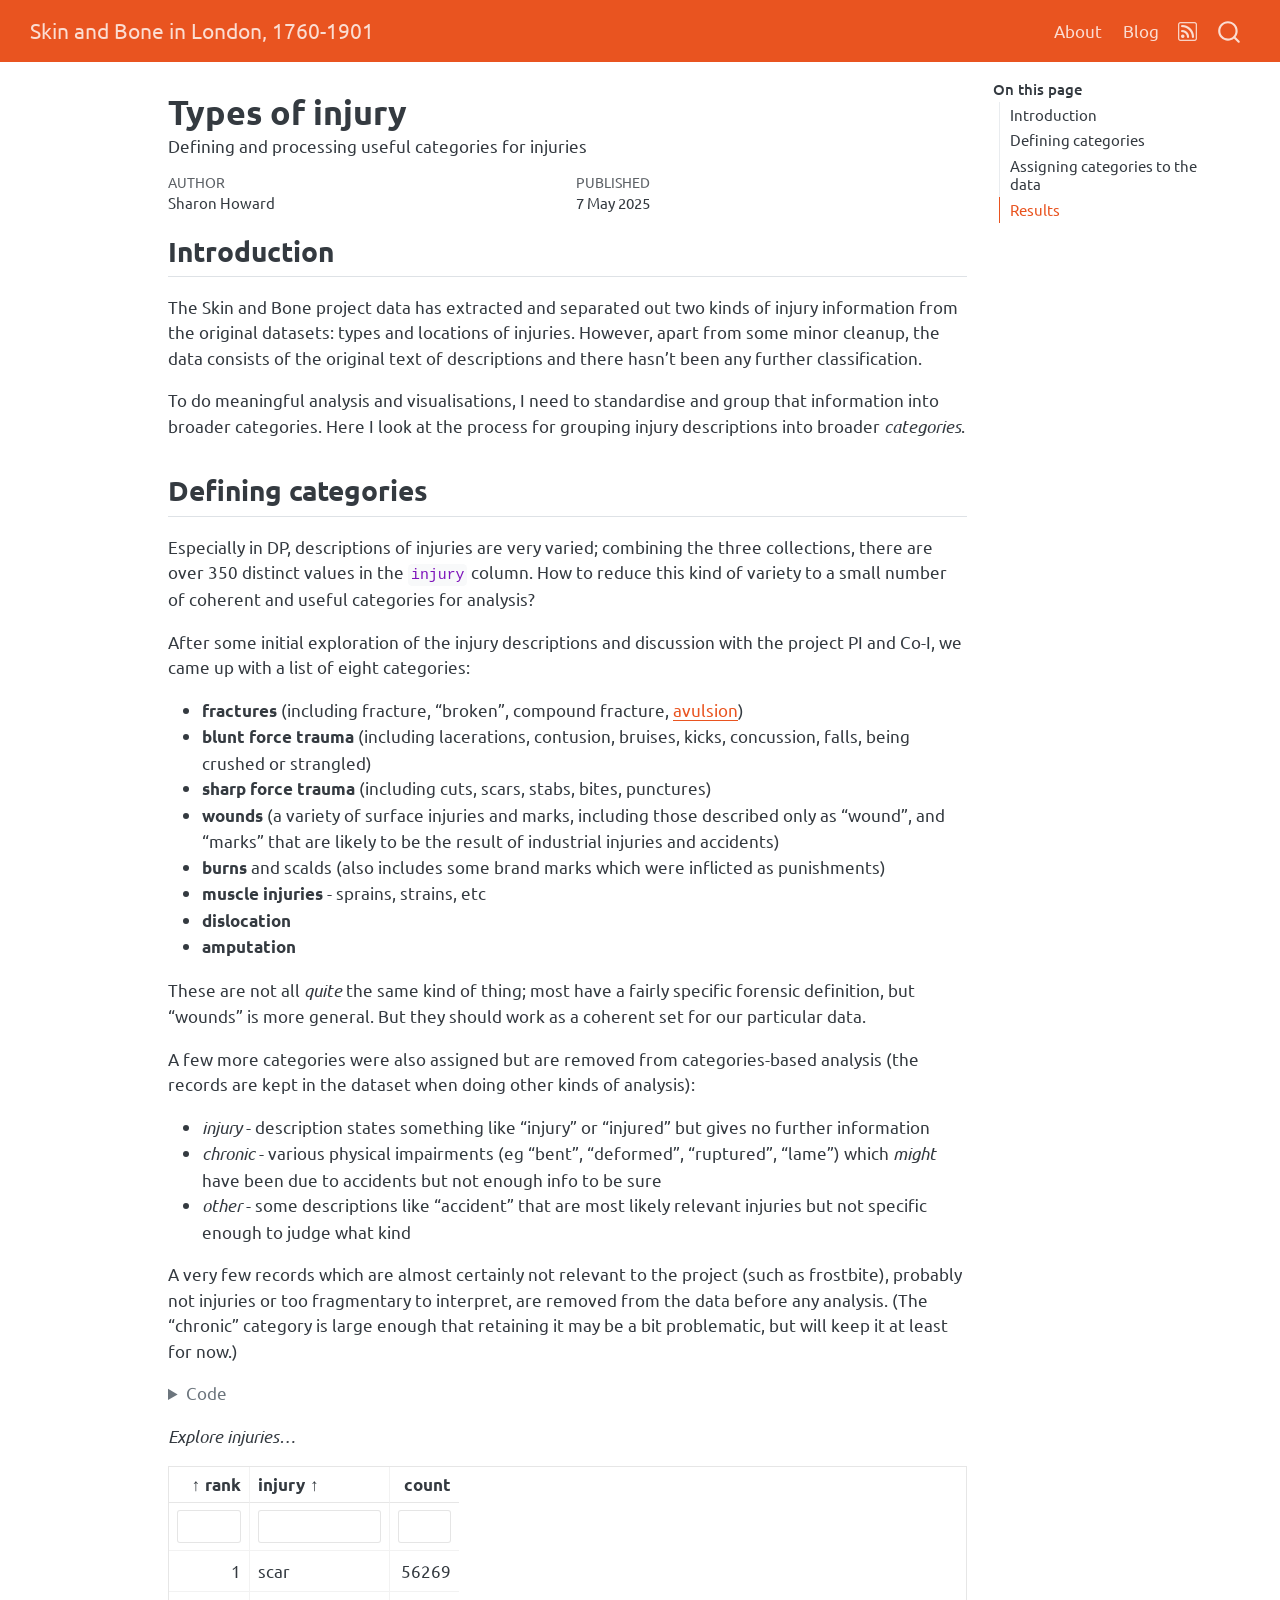
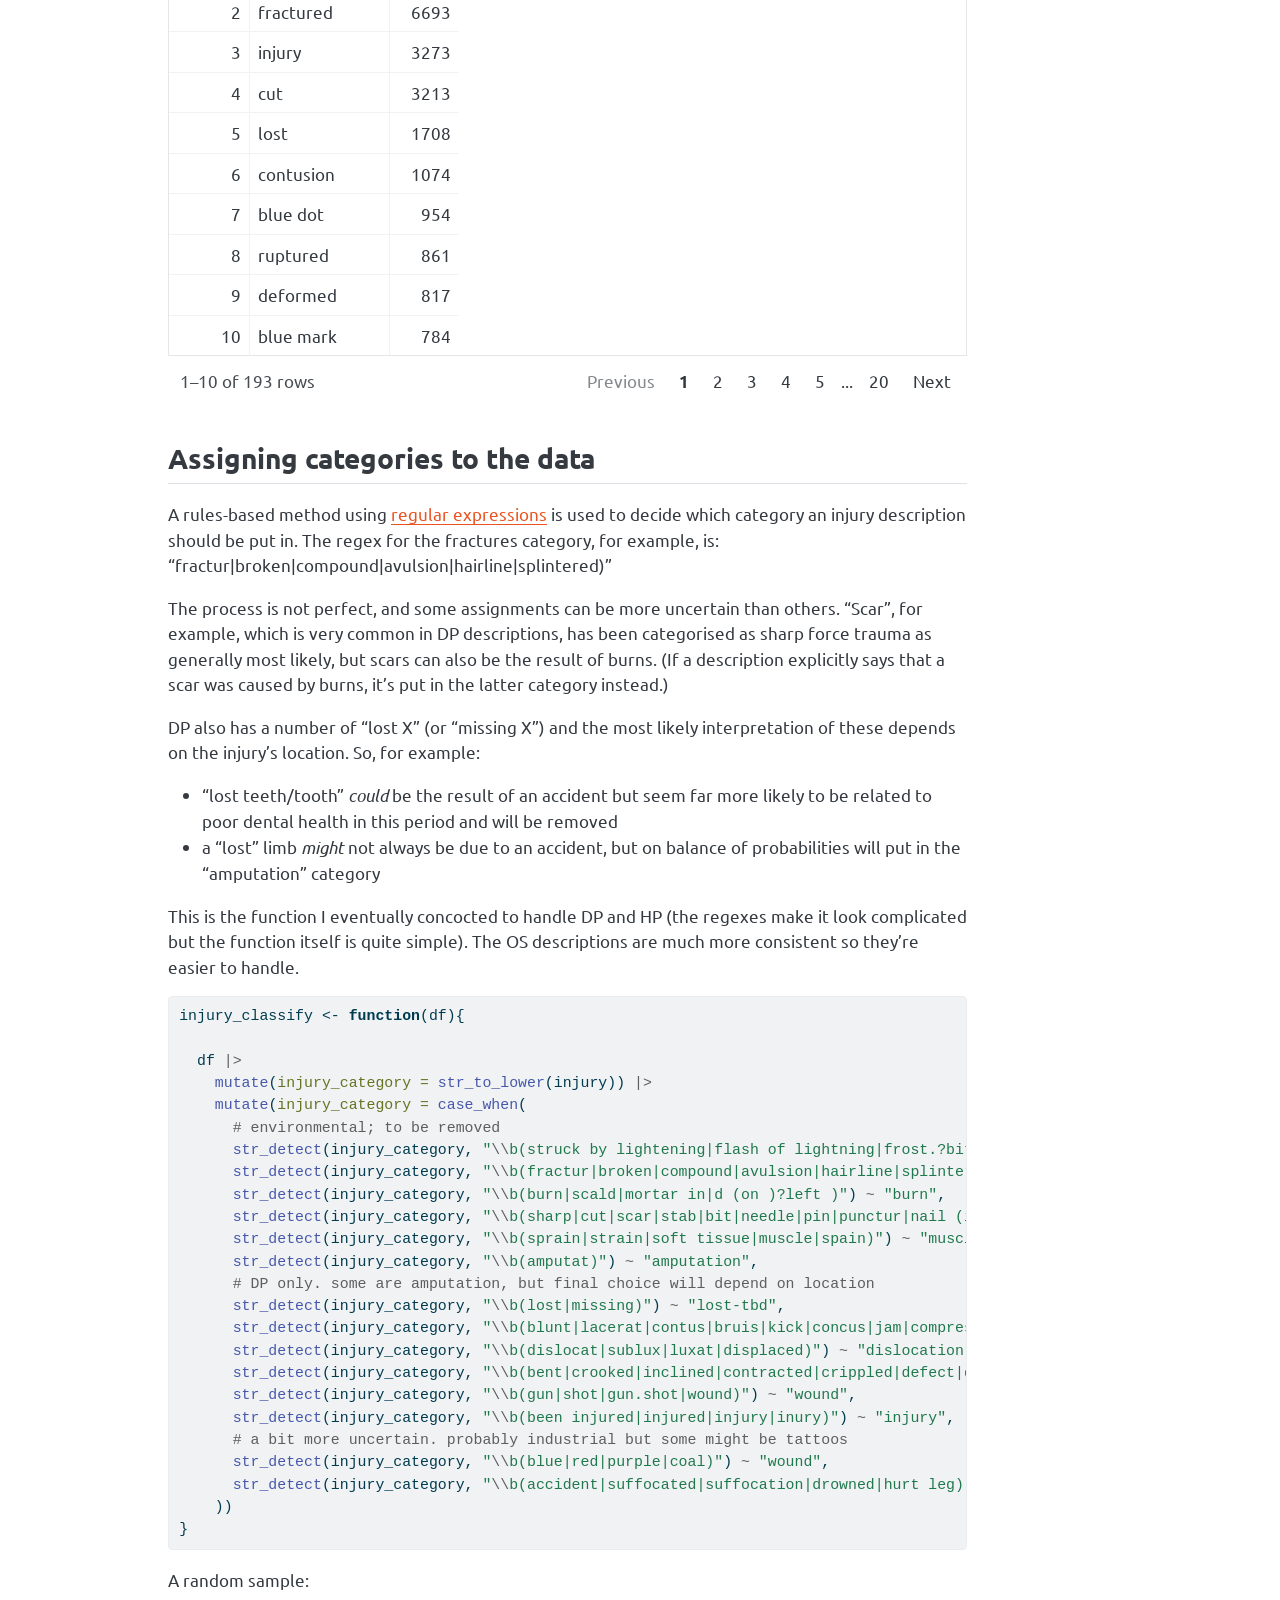
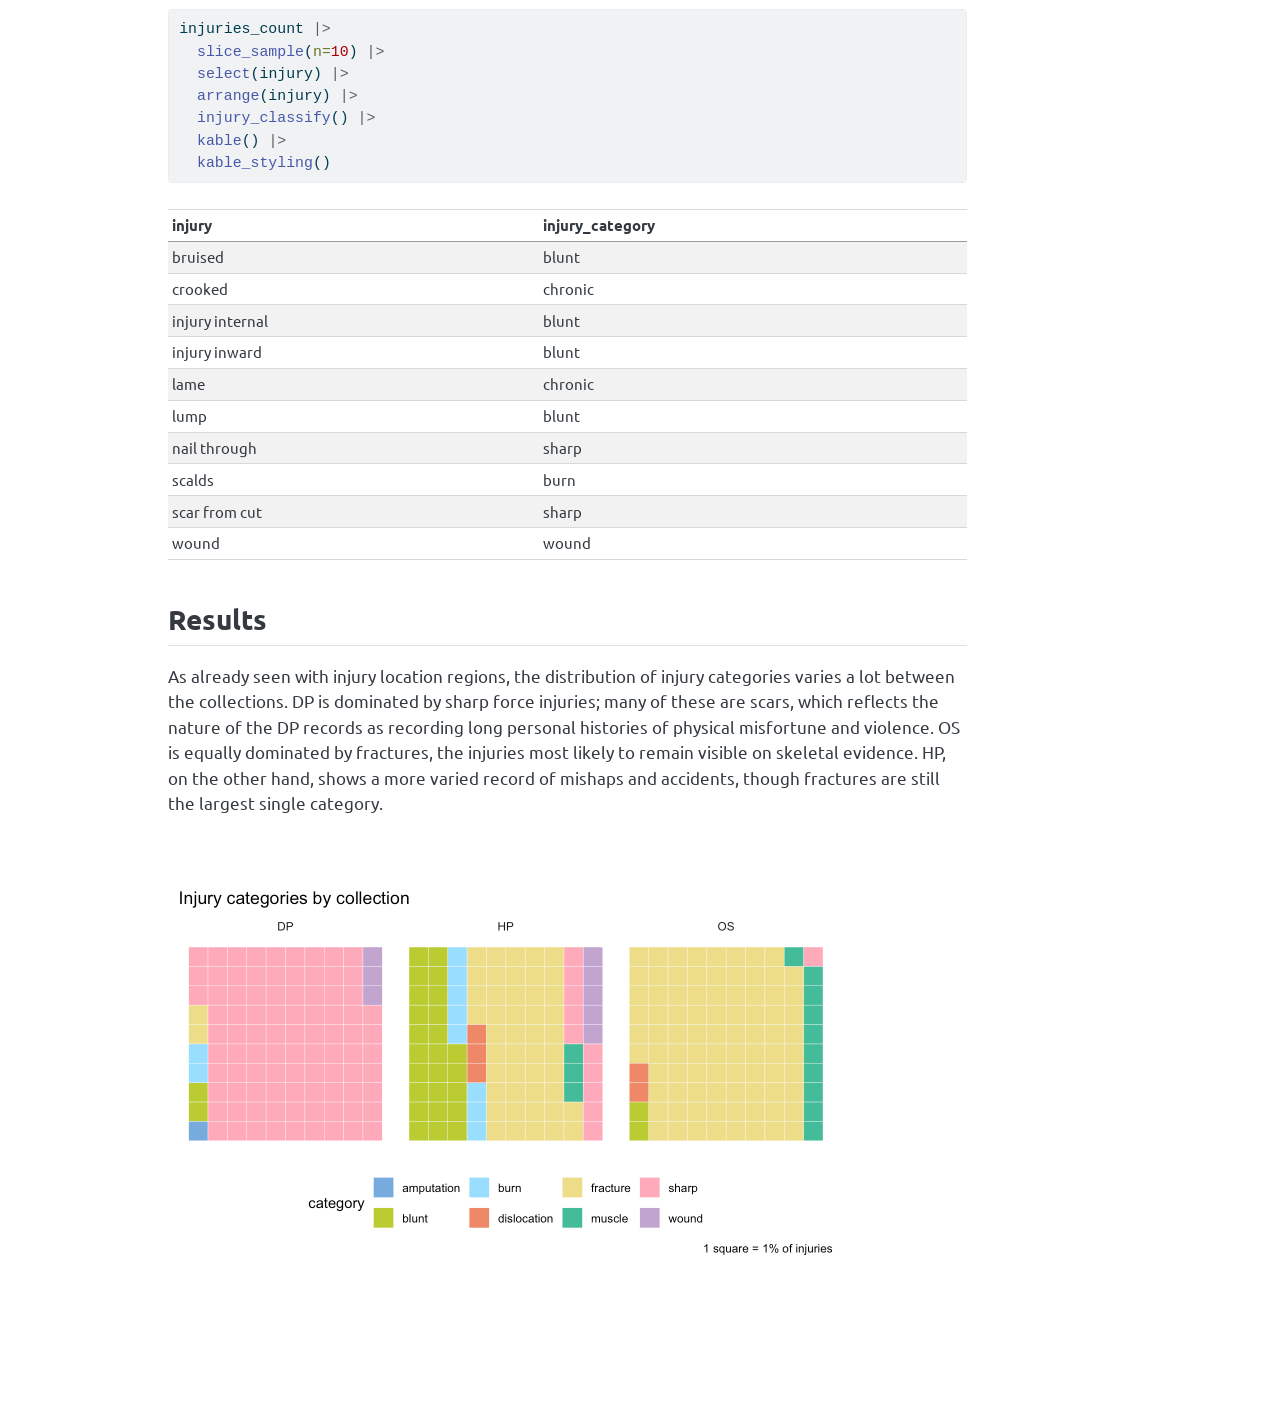
<file: docs/posts/categories/index.html>
<!DOCTYPE html>
<html xmlns="http://www.w3.org/1999/xhtml" lang="en" xml:lang="en"><head>

<meta charset="utf-8">
<meta name="generator" content="quarto-1.7.32">

<meta name="viewport" content="width=device-width, initial-scale=1.0, user-scalable=yes">

<meta name="author" content="Sharon Howard">
<meta name="dcterms.date" content="2025-05-07">
<meta name="description" content="Defining and processing useful categories for injuries">

<title>Types of injury – Skin and Bone in London, 1760-1901</title>
<style>
code{white-space: pre-wrap;}
span.smallcaps{font-variant: small-caps;}
div.columns{display: flex; gap: min(4vw, 1.5em);}
div.column{flex: auto; overflow-x: auto;}
div.hanging-indent{margin-left: 1.5em; text-indent: -1.5em;}
ul.task-list{list-style: none;}
ul.task-list li input[type="checkbox"] {
  width: 0.8em;
  margin: 0 0.8em 0.2em -1em; /* quarto-specific, see https://github.com/quarto-dev/quarto-cli/issues/4556 */ 
  vertical-align: middle;
}
/* CSS for syntax highlighting */
html { -webkit-text-size-adjust: 100%; }
pre > code.sourceCode { white-space: pre; position: relative; }
pre > code.sourceCode > span { display: inline-block; line-height: 1.25; }
pre > code.sourceCode > span:empty { height: 1.2em; }
.sourceCode { overflow: visible; }
code.sourceCode > span { color: inherit; text-decoration: inherit; }
div.sourceCode { margin: 1em 0; }
pre.sourceCode { margin: 0; }
@media screen {
div.sourceCode { overflow: auto; }
}
@media print {
pre > code.sourceCode { white-space: pre-wrap; }
pre > code.sourceCode > span { text-indent: -5em; padding-left: 5em; }
}
pre.numberSource code
  { counter-reset: source-line 0; }
pre.numberSource code > span
  { position: relative; left: -4em; counter-increment: source-line; }
pre.numberSource code > span > a:first-child::before
  { content: counter(source-line);
    position: relative; left: -1em; text-align: right; vertical-align: baseline;
    border: none; display: inline-block;
    -webkit-touch-callout: none; -webkit-user-select: none;
    -khtml-user-select: none; -moz-user-select: none;
    -ms-user-select: none; user-select: none;
    padding: 0 4px; width: 4em;
  }
pre.numberSource { margin-left: 3em;  padding-left: 4px; }
div.sourceCode
  {   }
@media screen {
pre > code.sourceCode > span > a:first-child::before { text-decoration: underline; }
}
</style>


<script src="../../site_libs/quarto-nav/quarto-nav.js"></script>
<script src="../../site_libs/quarto-nav/headroom.min.js"></script>
<script src="../../site_libs/clipboard/clipboard.min.js"></script>
<script src="../../site_libs/quarto-search/autocomplete.umd.js"></script>
<script src="../../site_libs/quarto-search/fuse.min.js"></script>
<script src="../../site_libs/quarto-search/quarto-search.js"></script>
<meta name="quarto:offset" content="../../">
<link href="../../favicon.jpg" rel="icon" type="image/jpeg">
<script src="../../site_libs/quarto-html/quarto.js" type="module"></script>
<script src="../../site_libs/quarto-html/tabsets/tabsets.js" type="module"></script>
<script src="../../site_libs/quarto-html/popper.min.js"></script>
<script src="../../site_libs/quarto-html/tippy.umd.min.js"></script>
<script src="../../site_libs/quarto-html/anchor.min.js"></script>
<link href="../../site_libs/quarto-html/tippy.css" rel="stylesheet">
<link href="../../site_libs/quarto-html/quarto-syntax-highlighting-37eea08aefeeee20ff55810ff984fec1.css" rel="stylesheet" id="quarto-text-highlighting-styles">
<script src="../../site_libs/bootstrap/bootstrap.min.js"></script>
<link href="../../site_libs/bootstrap/bootstrap-icons.css" rel="stylesheet">
<link href="../../site_libs/bootstrap/bootstrap-434a87f1a65cf5564e22d224e5738d6d.min.css" rel="stylesheet" append-hash="true" id="quarto-bootstrap" data-mode="light">
<script id="quarto-search-options" type="application/json">{
  "location": "navbar",
  "copy-button": false,
  "collapse-after": 3,
  "panel-placement": "end",
  "type": "overlay",
  "limit": 50,
  "keyboard-shortcut": [
    "f",
    "/",
    "s"
  ],
  "show-item-context": false,
  "language": {
    "search-no-results-text": "No results",
    "search-matching-documents-text": "matching documents",
    "search-copy-link-title": "Copy link to search",
    "search-hide-matches-text": "Hide additional matches",
    "search-more-match-text": "more match in this document",
    "search-more-matches-text": "more matches in this document",
    "search-clear-button-title": "Clear",
    "search-text-placeholder": "",
    "search-detached-cancel-button-title": "Cancel",
    "search-submit-button-title": "Submit",
    "search-label": "Search"
  }
}</script>
<script src="../../site_libs/core-js-2.5.3/shim.min.js"></script>
<script src="../../site_libs/react-18.2.0/react.min.js"></script>
<script src="../../site_libs/react-18.2.0/react-dom.min.js"></script>
<script src="../../site_libs/reactwidget-2.0.0/react-tools.js"></script>
<link href="../../site_libs/htmltools-fill-0.5.8.1/fill.css" rel="stylesheet">
<script src="../../site_libs/htmlwidgets-1.6.4/htmlwidgets.js"></script>
<link href="../../site_libs/reactable-0.4.4/reactable.css" rel="stylesheet">
<script src="../../site_libs/reactable-binding-0.4.4/reactable.js"></script>
<script src="../../site_libs/kePrint-0.0.1/kePrint.js"></script>
<link href="../../site_libs/lightable-0.0.1/lightable.css" rel="stylesheet">


<link rel="stylesheet" href="../../styles.css">
</head>

<body class="nav-fixed quarto-light">

<div id="quarto-search-results"></div>
  <header id="quarto-header" class="headroom fixed-top">
    <nav class="navbar navbar-expand-lg " data-bs-theme="dark">
      <div class="navbar-container container-fluid">
      <div class="navbar-brand-container mx-auto">
    <a class="navbar-brand" href="../../index.html">
    <span class="navbar-title">Skin and Bone in London, 1760-1901</span>
    </a>
  </div>
            <div id="quarto-search" class="" title="Search"></div>
          <button class="navbar-toggler" type="button" data-bs-toggle="collapse" data-bs-target="#navbarCollapse" aria-controls="navbarCollapse" role="menu" aria-expanded="false" aria-label="Toggle navigation" onclick="if (window.quartoToggleHeadroom) { window.quartoToggleHeadroom(); }">
  <span class="navbar-toggler-icon"></span>
</button>
          <div class="collapse navbar-collapse" id="navbarCollapse">
            <ul class="navbar-nav navbar-nav-scroll ms-auto">
  <li class="nav-item">
    <a class="nav-link" href="../../about.html"> 
<span class="menu-text">About</span></a>
  </li>  
  <li class="nav-item">
    <a class="nav-link" href="../../blog.html"> 
<span class="menu-text">Blog</span></a>
  </li>  
  <li class="nav-item compact">
    <a class="nav-link" href="../../blog.xml"> <i class="bi bi-rss" role="img">
</i> 
<span class="menu-text"></span></a>
  </li>  
</ul>
          </div> <!-- /navcollapse -->
            <div class="quarto-navbar-tools">
</div>
      </div> <!-- /container-fluid -->
    </nav>
</header>
<!-- content -->
<div id="quarto-content" class="quarto-container page-columns page-rows-contents page-layout-article page-navbar">
<!-- sidebar -->
<!-- margin-sidebar -->
    <div id="quarto-margin-sidebar" class="sidebar margin-sidebar">
        <nav id="TOC" role="doc-toc" class="toc-active">
    <h2 id="toc-title">On this page</h2>
   
  <ul>
  <li><a href="#introduction" id="toc-introduction" class="nav-link active" data-scroll-target="#introduction">Introduction</a></li>
  <li><a href="#defining-categories" id="toc-defining-categories" class="nav-link" data-scroll-target="#defining-categories">Defining categories</a></li>
  <li><a href="#assigning-categories-to-the-data" id="toc-assigning-categories-to-the-data" class="nav-link" data-scroll-target="#assigning-categories-to-the-data">Assigning categories to the data</a></li>
  <li><a href="#results" id="toc-results" class="nav-link" data-scroll-target="#results">Results</a></li>
  </ul>
</nav>
    </div>
<!-- main -->
<main class="content" id="quarto-document-content">

<header id="title-block-header" class="quarto-title-block default">
<div class="quarto-title">
<h1 class="title">Types of injury</h1>
</div>

<div>
  <div class="description">
    Defining and processing useful categories for injuries
  </div>
</div>


<div class="quarto-title-meta">

    <div>
    <div class="quarto-title-meta-heading">Author</div>
    <div class="quarto-title-meta-contents">
             <p>Sharon Howard </p>
          </div>
  </div>
    
    <div>
    <div class="quarto-title-meta-heading">Published</div>
    <div class="quarto-title-meta-contents">
      <p class="date">7 May 2025</p>
    </div>
  </div>
  
    
  </div>
  


</header>


<section id="introduction" class="level2">
<h2 class="anchored" data-anchor-id="introduction">Introduction</h2>
<p>The Skin and Bone project data has extracted and separated out two kinds of injury information from the original datasets: types and locations of injuries. However, apart from some minor cleanup, the data consists of the original text of descriptions and there hasn’t been any further classification.</p>
<p>To do meaningful analysis and visualisations, I need to standardise and group that information into broader categories. Here I look at the process for grouping injury descriptions into broader <em>categories</em>.</p>
</section>
<section id="defining-categories" class="level2">
<h2 class="anchored" data-anchor-id="defining-categories">Defining categories</h2>
<p>Especially in DP, descriptions of injuries are very varied; combining the three collections, there are over 350 distinct values in the <code>injury</code> column. How to reduce this kind of variety to a small number of coherent and useful categories for analysis?</p>
<p>After some initial exploration of the injury descriptions and discussion with the project PI and Co-I, we came up with a list of eight categories:</p>
<ul>
<li><strong>fractures</strong> (including fracture, “broken”, compound fracture, <a href="https://en.wikipedia.org/wiki/Avulsion_injury">avulsion</a>)</li>
<li><strong>blunt force trauma</strong> (including lacerations, contusion, bruises, kicks, concussion, falls, being crushed or strangled)</li>
<li><strong>sharp force trauma</strong> (including cuts, scars, stabs, bites, punctures)</li>
<li><strong>wounds</strong> (a variety of surface injuries and marks, including those described only as “wound”, and “marks” that are likely to be the result of industrial injuries and accidents)</li>
<li><strong>burns</strong> and scalds (also includes some brand marks which were inflicted as punishments)</li>
<li><strong>muscle injuries</strong> - sprains, strains, etc</li>
<li><strong>dislocation</strong></li>
<li><strong>amputation</strong></li>
</ul>
<p>These are not all <em>quite</em> the same kind of thing; most have a fairly specific forensic definition, but “wounds” is more general. But they should work as a coherent set for our particular data.</p>
<p>A few more categories were also assigned but are removed from categories-based analysis (the records are kept in the dataset when doing other kinds of analysis):</p>
<ul>
<li><em>injury</em> - description states something like “injury” or “injured” but gives no further information</li>
<li><em>chronic</em> - various physical impairments (eg “bent”, “deformed”, “ruptured”, “lame”) which <em>might</em> have been due to accidents but not enough info to be sure</li>
<li><em>other</em> - some descriptions like “accident” that are most likely relevant injuries but not specific enough to judge what kind</li>
</ul>
<p>A very few records which are almost certainly not relevant to the project (such as frostbite), probably not injuries or too fragmentary to interpret, are removed from the data before any analysis. (The “chronic” category is large enough that retaining it may be a bit problematic, but will keep it at least for now.)</p>
<div class="cell">
<details class="code-fold">
<summary>Code</summary>
<div class="sourceCode cell-code" id="cb1"><pre class="sourceCode r code-with-copy"><code class="sourceCode r"><span id="cb1-1"><a href="#cb1-1" aria-hidden="true" tabindex="-1"></a><span class="do">## shared packages etc ####</span></span>
<span id="cb1-2"><a href="#cb1-2" aria-hidden="true" tabindex="-1"></a><span class="fu">source</span>(here<span class="sc">::</span><span class="fu">here</span>(<span class="st">"R/shared.R"</span>)) </span>
<span id="cb1-3"><a href="#cb1-3" aria-hidden="true" tabindex="-1"></a><span class="do">## aesthetics ####</span></span>
<span id="cb1-4"><a href="#cb1-4" aria-hidden="true" tabindex="-1"></a><span class="fu">source</span>(here<span class="sc">::</span><span class="fu">here</span>(<span class="st">"R/trimmings.R"</span>))</span>
<span id="cb1-5"><a href="#cb1-5" aria-hidden="true" tabindex="-1"></a></span>
<span id="cb1-6"><a href="#cb1-6" aria-hidden="true" tabindex="-1"></a><span class="co"># any extra packages and functions should go here</span></span>
<span id="cb1-7"><a href="#cb1-7" aria-hidden="true" tabindex="-1"></a><span class="fu">library</span>(reactable)</span>
<span id="cb1-8"><a href="#cb1-8" aria-hidden="true" tabindex="-1"></a></span>
<span id="cb1-9"><a href="#cb1-9" aria-hidden="true" tabindex="-1"></a><span class="do">## dp data ####</span></span>
<span id="cb1-10"><a href="#cb1-10" aria-hidden="true" tabindex="-1"></a>dp_injuries_xlsx <span class="ot">&lt;-</span></span>
<span id="cb1-11"><a href="#cb1-11" aria-hidden="true" tabindex="-1"></a>  <span class="fu">read_excel</span>(here<span class="sc">::</span><span class="fu">here</span>(<span class="st">"data/v20231130/dp_injury.xlsx"</span>), <span class="at">guess_max =</span> <span class="dv">100000</span>) <span class="sc">|&gt;</span></span>
<span id="cb1-12"><a href="#cb1-12" aria-hidden="true" tabindex="-1"></a>  <span class="fu">rowid_to_column</span>()</span>
<span id="cb1-13"><a href="#cb1-13" aria-hidden="true" tabindex="-1"></a></span>
<span id="cb1-14"><a href="#cb1-14" aria-hidden="true" tabindex="-1"></a><span class="co"># need locations for dp to fix lost-tbd</span></span>
<span id="cb1-15"><a href="#cb1-15" aria-hidden="true" tabindex="-1"></a>dp_injury_category <span class="ot">&lt;-</span></span>
<span id="cb1-16"><a href="#cb1-16" aria-hidden="true" tabindex="-1"></a>  dp_injuries_xlsx <span class="sc">|&gt;</span></span>
<span id="cb1-17"><a href="#cb1-17" aria-hidden="true" tabindex="-1"></a>  <span class="fu">select</span>(rowid, injury, full_description, body_location) <span class="sc">|&gt;</span></span>
<span id="cb1-18"><a href="#cb1-18" aria-hidden="true" tabindex="-1"></a>  <span class="fu">mutate</span>(<span class="at">body_location=</span><span class="fu">str_to_lower</span>(body_location)) <span class="sc">|&gt;</span></span>
<span id="cb1-19"><a href="#cb1-19" aria-hidden="true" tabindex="-1"></a>  <span class="fu">mutate</span>(<span class="at">body_location=</span><span class="fu">str_trim</span>(<span class="fu">str_replace_all</span>(body_location, <span class="st">"</span><span class="sc">\\</span><span class="st">s</span><span class="sc">\\</span><span class="st">s+"</span>, <span class="st">" "</span>))) <span class="sc">|&gt;</span></span>
<span id="cb1-20"><a href="#cb1-20" aria-hidden="true" tabindex="-1"></a>  <span class="fu">mutate</span>(<span class="at">injury_region =</span> <span class="fu">case_when</span>(</span>
<span id="cb1-21"><a href="#cb1-21" aria-hidden="true" tabindex="-1"></a>    <span class="fu">str_detect</span>(body_location, arm_rgx) <span class="sc">~</span> <span class="st">"arm"</span>,</span>
<span id="cb1-22"><a href="#cb1-22" aria-hidden="true" tabindex="-1"></a>    <span class="fu">str_detect</span>(body_location, hand_rgx) <span class="sc">~</span> <span class="st">"hand"</span>,</span>
<span id="cb1-23"><a href="#cb1-23" aria-hidden="true" tabindex="-1"></a>    <span class="fu">str_detect</span>(body_location, foot_rgx) <span class="sc">~</span> <span class="st">"foot"</span>,</span>
<span id="cb1-24"><a href="#cb1-24" aria-hidden="true" tabindex="-1"></a>    <span class="fu">str_detect</span>(body_location, leg_rgx) <span class="sc">~</span> <span class="st">"leg"</span>,</span>
<span id="cb1-25"><a href="#cb1-25" aria-hidden="true" tabindex="-1"></a>    <span class="fu">str_detect</span>(body_location, head_rgx) <span class="sc">~</span> <span class="st">"head"</span>,</span>
<span id="cb1-26"><a href="#cb1-26" aria-hidden="true" tabindex="-1"></a>    <span class="fu">str_detect</span>(body_location, torso_rgx) <span class="sc">~</span> <span class="st">"torso"</span>,</span>
<span id="cb1-27"><a href="#cb1-27" aria-hidden="true" tabindex="-1"></a>    body_location <span class="sc">%in%</span> <span class="fu">c</span>(<span class="st">"side"</span>, <span class="st">"body"</span>) <span class="sc">~</span> <span class="st">"torso"</span>,</span>
<span id="cb1-28"><a href="#cb1-28" aria-hidden="true" tabindex="-1"></a>  )) <span class="sc">|&gt;</span></span>
<span id="cb1-29"><a href="#cb1-29" aria-hidden="true" tabindex="-1"></a>  <span class="co"># injury categories *after* region</span></span>
<span id="cb1-30"><a href="#cb1-30" aria-hidden="true" tabindex="-1"></a>  <span class="fu">mutate</span>(<span class="at">injury =</span> <span class="fu">str_to_lower</span>(injury)) <span class="sc">|&gt;</span></span>
<span id="cb1-31"><a href="#cb1-31" aria-hidden="true" tabindex="-1"></a>  <span class="fu">mutate</span>(<span class="at">injury =</span> <span class="fu">str_trim</span>(<span class="fu">str_replace_all</span>(injury, <span class="st">"  +"</span>, <span class="st">" "</span>))) <span class="sc">|&gt;</span></span>
<span id="cb1-32"><a href="#cb1-32" aria-hidden="true" tabindex="-1"></a>  <span class="co"># plural might be meaningful...</span></span>
<span id="cb1-33"><a href="#cb1-33" aria-hidden="true" tabindex="-1"></a>  <span class="fu">mutate</span>(<span class="at">injury_plural =</span> <span class="fu">case_when</span>(</span>
<span id="cb1-34"><a href="#cb1-34" aria-hidden="true" tabindex="-1"></a>    <span class="fu">str_detect</span>(injury, <span class="st">"</span><span class="sc">\\</span><span class="st">b(marks)</span><span class="sc">\\</span><span class="st">b|s$"</span>) <span class="sc">~</span> <span class="st">"y"</span></span>
<span id="cb1-35"><a href="#cb1-35" aria-hidden="true" tabindex="-1"></a>  )) <span class="sc">|&gt;</span></span>
<span id="cb1-36"><a href="#cb1-36" aria-hidden="true" tabindex="-1"></a>  <span class="co"># then slight std to make rgx easier. don't need to keep original.</span></span>
<span id="cb1-37"><a href="#cb1-37" aria-hidden="true" tabindex="-1"></a>  <span class="fu">mutate</span>(<span class="at">injury =</span> <span class="fu">str_remove</span>(injury, <span class="st">"s$|^marks of *"</span>)) <span class="sc">|&gt;</span></span>
<span id="cb1-38"><a href="#cb1-38" aria-hidden="true" tabindex="-1"></a>  <span class="fu">injury_classify</span>() <span class="sc">|&gt;</span></span>
<span id="cb1-39"><a href="#cb1-39" aria-hidden="true" tabindex="-1"></a>  <span class="do">## tweak for injury category "lost-tbd". needs injury region</span></span>
<span id="cb1-40"><a href="#cb1-40" aria-hidden="true" tabindex="-1"></a>  <span class="fu">mutate</span>(<span class="at">injury_category =</span> <span class="fu">case_when</span>(</span>
<span id="cb1-41"><a href="#cb1-41" aria-hidden="true" tabindex="-1"></a>    injury_region <span class="sc">%in%</span> <span class="fu">c</span>(<span class="st">"foot"</span>, <span class="st">"hand"</span>, <span class="st">"leg"</span>, <span class="st">"arm"</span>) <span class="sc">&amp;</span> injury_category<span class="sc">==</span><span class="st">"lost-tbd"</span> <span class="sc">~</span> <span class="st">"amputation"</span>,</span>
<span id="cb1-42"><a href="#cb1-42" aria-hidden="true" tabindex="-1"></a>    injury<span class="sc">==</span><span class="st">"lost sight"</span> <span class="sc">~</span> <span class="st">"chronic"</span>,</span>
<span id="cb1-43"><a href="#cb1-43" aria-hidden="true" tabindex="-1"></a>    <span class="fu">is.na</span>(injury_region) <span class="sc">&amp;</span> injury_category<span class="sc">==</span><span class="st">"lost-tbd"</span> <span class="sc">~</span> <span class="cn">NA</span>,</span>
<span id="cb1-44"><a href="#cb1-44" aria-hidden="true" tabindex="-1"></a>    <span class="fu">str_detect</span>(body_location, <span class="st">"teeth|tooth"</span>) <span class="sc">~</span> <span class="cn">NA</span>,</span>
<span id="cb1-45"><a href="#cb1-45" aria-hidden="true" tabindex="-1"></a>    <span class="co"># varied, includes eyes, ears, genitalia and less plausible locations but v few</span></span>
<span id="cb1-46"><a href="#cb1-46" aria-hidden="true" tabindex="-1"></a>    injury_category<span class="sc">==</span><span class="st">"lost-tbd"</span> <span class="sc">~</span> <span class="st">"other"</span>, </span>
<span id="cb1-47"><a href="#cb1-47" aria-hidden="true" tabindex="-1"></a>    <span class="at">.default =</span> injury_category</span>
<span id="cb1-48"><a href="#cb1-48" aria-hidden="true" tabindex="-1"></a>  )) </span>
<span id="cb1-49"><a href="#cb1-49" aria-hidden="true" tabindex="-1"></a></span>
<span id="cb1-50"><a href="#cb1-50" aria-hidden="true" tabindex="-1"></a><span class="do">## skeletons ####</span></span>
<span id="cb1-51"><a href="#cb1-51" aria-hidden="true" tabindex="-1"></a>os_injury_xlsx <span class="ot">&lt;-</span></span>
<span id="cb1-52"><a href="#cb1-52" aria-hidden="true" tabindex="-1"></a>  <span class="fu">read_excel</span>(here<span class="sc">::</span><span class="fu">here</span>(<span class="st">"data/v20231130/os_injury.xlsx"</span>) ) <span class="sc">|&gt;</span></span>
<span id="cb1-53"><a href="#cb1-53" aria-hidden="true" tabindex="-1"></a>  <span class="fu">rowid_to_column</span>()</span>
<span id="cb1-54"><a href="#cb1-54" aria-hidden="true" tabindex="-1"></a></span>
<span id="cb1-55"><a href="#cb1-55" aria-hidden="true" tabindex="-1"></a>os_injury_category <span class="ot">&lt;-</span></span>
<span id="cb1-56"><a href="#cb1-56" aria-hidden="true" tabindex="-1"></a>  os_injury_xlsx <span class="sc">|&gt;</span></span>
<span id="cb1-57"><a href="#cb1-57" aria-hidden="true" tabindex="-1"></a>  <span class="fu">separate</span>(injury, <span class="at">into=</span><span class="fu">c</span>(<span class="st">"injury"</span>, <span class="st">"i2"</span>), <span class="at">sep=</span><span class="st">" *</span><span class="sc">\\</span><span class="st">| *"</span>, <span class="at">fill=</span><span class="st">"right"</span>, <span class="at">extra =</span> <span class="st">"merge"</span>)  <span class="sc">|&gt;</span></span>
<span id="cb1-58"><a href="#cb1-58" aria-hidden="true" tabindex="-1"></a>  <span class="co"># tidy up</span></span>
<span id="cb1-59"><a href="#cb1-59" aria-hidden="true" tabindex="-1"></a>  <span class="fu">mutate</span>(<span class="at">injury_category =</span> <span class="fu">str_remove</span>(injury, <span class="st">"</span><span class="sc">\\</span><span class="st">..+$"</span>)) <span class="sc">|&gt;</span> </span>
<span id="cb1-60"><a href="#cb1-60" aria-hidden="true" tabindex="-1"></a>  <span class="fu">mutate</span>(<span class="at">injury_category =</span> <span class="fu">str_trim</span>(<span class="fu">str_to_lower</span>(injury_category))) <span class="sc">|&gt;</span></span>
<span id="cb1-61"><a href="#cb1-61" aria-hidden="true" tabindex="-1"></a>  <span class="fu">mutate</span>(<span class="at">injury_category =</span> <span class="fu">case_when</span>(</span>
<span id="cb1-62"><a href="#cb1-62" aria-hidden="true" tabindex="-1"></a>    <span class="fu">str_detect</span>(injury_category, <span class="st">"subluxation"</span>) <span class="sc">~</span> <span class="st">"dislocation"</span>,</span>
<span id="cb1-63"><a href="#cb1-63" aria-hidden="true" tabindex="-1"></a>    <span class="fu">str_detect</span>(injury_category, <span class="st">"fracture|avulsion"</span>) <span class="sc">~</span> <span class="st">"fracture"</span>,</span>
<span id="cb1-64"><a href="#cb1-64" aria-hidden="true" tabindex="-1"></a>    injury_category<span class="sc">==</span><span class="st">"soft tissue trauma"</span> <span class="sc">~</span> <span class="st">"muscle"</span>,</span>
<span id="cb1-65"><a href="#cb1-65" aria-hidden="true" tabindex="-1"></a>    <span class="fu">str_detect</span>(injury_category, <span class="st">"projectile"</span>) <span class="sc">~</span> <span class="st">"wound"</span>, <span class="co"># only one.</span></span>
<span id="cb1-66"><a href="#cb1-66" aria-hidden="true" tabindex="-1"></a>    <span class="fu">str_detect</span>(injury_category, <span class="st">"trauma"</span>) <span class="sc">~</span> <span class="fu">word</span>(injury_category),</span>
<span id="cb1-67"><a href="#cb1-67" aria-hidden="true" tabindex="-1"></a>    <span class="at">.default =</span> injury_category</span>
<span id="cb1-68"><a href="#cb1-68" aria-hidden="true" tabindex="-1"></a>  )) <span class="sc">|&gt;</span></span>
<span id="cb1-69"><a href="#cb1-69" aria-hidden="true" tabindex="-1"></a>  <span class="fu">select</span>(rowid, injury, injury_category)</span>
<span id="cb1-70"><a href="#cb1-70" aria-hidden="true" tabindex="-1"></a></span>
<span id="cb1-71"><a href="#cb1-71" aria-hidden="true" tabindex="-1"></a><span class="do">## hospitals ####</span></span>
<span id="cb1-72"><a href="#cb1-72" aria-hidden="true" tabindex="-1"></a>hp_injury_xlsx <span class="ot">&lt;-</span></span>
<span id="cb1-73"><a href="#cb1-73" aria-hidden="true" tabindex="-1"></a>  <span class="fu">read_excel</span>(here<span class="sc">::</span><span class="fu">here</span>(<span class="st">"data/v20231130/hp_injury.xlsx"</span>) , <span class="at">guess_max=</span><span class="dv">18000</span>) <span class="sc">|&gt;</span></span>
<span id="cb1-74"><a href="#cb1-74" aria-hidden="true" tabindex="-1"></a>  <span class="co"># basic year fixes</span></span>
<span id="cb1-75"><a href="#cb1-75" aria-hidden="true" tabindex="-1"></a>  <span class="fu">mutate</span>(<span class="at">description_year =</span> <span class="fu">case_when</span>(</span>
<span id="cb1-76"><a href="#cb1-76" aria-hidden="true" tabindex="-1"></a>    description_year<span class="sc">&gt;</span><span class="dv">2000</span> <span class="sc">~</span> <span class="fu">parse_number</span>(<span class="fu">str_sub</span>(<span class="fu">as.character</span>(description_year), <span class="dv">2</span>, <span class="dv">5</span>)),</span>
<span id="cb1-77"><a href="#cb1-77" aria-hidden="true" tabindex="-1"></a>    description_year<span class="sc">&lt;</span><span class="dv">1760</span> <span class="sc">~</span> <span class="cn">NA</span>, </span>
<span id="cb1-78"><a href="#cb1-78" aria-hidden="true" tabindex="-1"></a>    <span class="at">.default=</span>description_year</span>
<span id="cb1-79"><a href="#cb1-79" aria-hidden="true" tabindex="-1"></a>  )) <span class="sc">|&gt;</span></span>
<span id="cb1-80"><a href="#cb1-80" aria-hidden="true" tabindex="-1"></a>  <span class="fu">rowid_to_column</span>()</span>
<span id="cb1-81"><a href="#cb1-81" aria-hidden="true" tabindex="-1"></a></span>
<span id="cb1-82"><a href="#cb1-82" aria-hidden="true" tabindex="-1"></a>hp_injury_category <span class="ot">&lt;-</span></span>
<span id="cb1-83"><a href="#cb1-83" aria-hidden="true" tabindex="-1"></a>  hp_injury_xlsx <span class="sc">|&gt;</span></span>
<span id="cb1-84"><a href="#cb1-84" aria-hidden="true" tabindex="-1"></a>  <span class="fu">select</span>(rowid, injury, full_description) <span class="sc">|&gt;</span></span>
<span id="cb1-85"><a href="#cb1-85" aria-hidden="true" tabindex="-1"></a>  <span class="fu">injury_classify</span>()</span>
<span id="cb1-86"><a href="#cb1-86" aria-hidden="true" tabindex="-1"></a>  </span>
<span id="cb1-87"><a href="#cb1-87" aria-hidden="true" tabindex="-1"></a></span>
<span id="cb1-88"><a href="#cb1-88" aria-hidden="true" tabindex="-1"></a>injuries_count <span class="ot">&lt;-</span></span>
<span id="cb1-89"><a href="#cb1-89" aria-hidden="true" tabindex="-1"></a><span class="fu">bind_rows</span>(dp_injury_category, hp_injury_category, os_injury_category) <span class="sc">|&gt;</span></span>
<span id="cb1-90"><a href="#cb1-90" aria-hidden="true" tabindex="-1"></a>  <span class="fu">mutate</span>(<span class="at">injury =</span> <span class="fu">str_trim</span>(<span class="fu">str_to_lower</span>(injury))) <span class="sc">|&gt;</span></span>
<span id="cb1-91"><a href="#cb1-91" aria-hidden="true" tabindex="-1"></a>  <span class="fu">count</span>(injury, <span class="at">name=</span><span class="st">"count"</span>) <span class="sc">|&gt;</span></span>
<span id="cb1-92"><a href="#cb1-92" aria-hidden="true" tabindex="-1"></a>  <span class="fu">filter</span>(<span class="sc">!</span><span class="fu">is.na</span>(injury)) <span class="sc">|&gt;</span></span>
<span id="cb1-93"><a href="#cb1-93" aria-hidden="true" tabindex="-1"></a>  <span class="fu">mutate</span>(<span class="at">rank=</span> <span class="fu">min_rank</span>(<span class="fu">desc</span>(count))) <span class="sc">|&gt;</span></span>
<span id="cb1-94"><a href="#cb1-94" aria-hidden="true" tabindex="-1"></a>  <span class="fu">relocate</span>(rank)</span></code><button title="Copy to Clipboard" class="code-copy-button"><i class="bi"></i></button></pre></div>
</details>
</div>
<p><em>Explore injuries…</em></p>
<div class="cell">
<div class="cell-output-display">
<div class="reactable html-widget html-fill-item" id="htmlwidget-2e1f9a415d09812ac44a" style="width:auto;height:auto;"></div>
<script type="application/json" data-for="htmlwidget-2e1f9a415d09812ac44a">{"x":{"tag":{"name":"Reactable","attribs":{"data":{"rank":[130,146,98,130,107,92,58,85,71,47,68,99,36,81,78,85,54,146,44,33,73,7,10,146,31,92,12,21,23,19,13,61,11,92,15,130,34,57,62,107,104,29,114,146,40,146,27,71,146,6,16,130,146,46,24,4,66,56,99,130,54,85,146,9,74,22,74,81,146,114,146,146,79,146,146,107,89,39,17,146,2,114,146,89,51,114,107,65,104,92,146,107,43,62,52,25,3,59,146,146,125,146,74,146,35,74,79,146,146,20,107,62,32,125,114,146,5,37,50,125,81,59,130,130,146,146,146,146,130,146,99,146,146,104,130,114,146,66,70,8,14,114,85,49,146,1,125,146,146,42,146,125,130,146,146,146,28,99,107,69,130,114,146,130,146,81,53,146,130,146,146,38,48,45,146,40,89,30,92,114,146,114,99,130,92,146,146,130,130,26,146,18,114],"injury":["1 scar","2 blue mark","2 scar","3 blue dot","3 scar","accident","amputated","amputation","avulsion","been broken","been fractured","been injured","bent","bent to left","bent to right","bit","bite","bitted","bitten","blind","blue cut","blue dot","blue mark","blue mark and scar","blue scar","blunt force trauma","broken","bruise","bruised","bruises","burn","burn mark","burn scar","burned","burns","burnt","cast","coal mark","coal scar","compound","compound fracture","compound fractured","compression","concusison","concussion","concussions","contracted","contused","contused wound","contusion","contusions","contuson","corporal punishment","crippled","crooked","cut","cut mark","d left side","d on left side","defect","defective","deficient","deficient of","deformed","disfigured","dislocated","dislocation","dislocation. subluxation","dislocation. subluxation (secondary)","displaced","drowned","e mole on","ear slit","eight false teeth","false","flesh mark","flogging","flogging mark","fracture","fracture. hairline","fractured","fractures","fractures & dislocations","frost bite","gun shot wound","gunshot","gunshot wound","has been broken","has been fractured","has been injured","hoken","hurt","hurt by a fall","inclined to left","inclined to right","injured","injury","injury internal","injury inward","internal bruise","internal injury","inury","inward bruise","inward complaint","jammed","kick","kicked","killed by a fall","laceratd","lacerated","lacerated wound","laceration","lame","large cut","large scar","limp","lost","lost part","lost part of","lost sight","lump","luxated","mark from","missing","mole on ri","mortar in","nail in","nail through","needle in her","numerous small scar","one scar","out","projectile trauma","puncture","puncture wound","punctured","purple mark","red mark","run over","ruptured","scald","scald mark","scald scar from","scalded","scalds","scar","scar (abscess)","scar absces","scar form cut","scar from","scar from a burn","scar from a cut","scar from burn","scar from cut","scar from dog bite","scar or mark","scarred","several scar","sharp force trauma","shot","shot in","slight scar","slightly crooked","slit","small cut","small scar","soft tissue trauma","spain","spained","speck","splintered","split","sprain","sprained","sprains","stab","stabbed","strain","strained","strangled","struck by lightening","suffocated","suffocation","swallowed a pin","torn","two deep cut","two scars from a burn","very much deformed","very much marked from a burn","wound","wound cut","wounded","wounds"],"count":[2,1,8,2,5,9,40,11,20,72,27,7,118,12,17,11,54,1,87,167,19,954,784,1,177,9,667,409,361,438,647,35,668,9,558,2,161,46,34,5,6,283,4,1,92,1,299,20,1,1074,540,2,1,76,355,3213,28,50,7,2,54,11,1,817,18,381,18,12,1,4,1,1,13,1,1,5,10,95,500,1,6693,4,1,10,60,4,5,33,6,9,1,5,88,34,57,321,3273,36,1,1,3,1,18,1,120,18,13,1,1,423,5,34,168,3,4,1,1708,112,61,3,12,36,2,2,1,1,1,1,2,1,7,1,1,6,2,4,1,28,23,861,606,4,11,66,1,56269,3,1,1,90,1,3,2,1,1,1,297,7,5,26,2,4,1,2,1,12,56,1,2,1,1,99,69,79,1,92,10,269,9,4,1,4,7,2,9,1,1,2,2,319,1,449,4]},"columns":[{"id":"rank","name":"rank","type":"numeric","maxWidth":80},{"id":"injury","name":"injury","type":"character","maxWidth":140},{"id":"count","name":"count","type":"numeric","maxWidth":70}],"filterable":true,"defaultSorted":[{"id":"rank","desc":false},{"id":"injury","desc":false}],"defaultPageSize":10,"defaultExpanded":true,"highlight":true,"bordered":true,"dataKey":"d23258b4cc5ab85e7b996bd285df41f5"},"children":[]},"class":"reactR_markup"},"evals":[],"jsHooks":[]}</script>
</div>
</div>
</section>
<section id="assigning-categories-to-the-data" class="level2">
<h2 class="anchored" data-anchor-id="assigning-categories-to-the-data">Assigning categories to the data</h2>
<p>A rules-based method using <a href="https://programminghistorian.org/en/lessons/understanding-regular-expressions">regular expressions</a> is used to decide which category an injury description should be put in. The regex for the fractures category, for example, is: “fractur|broken|compound|avulsion|hairline|splintered)”</p>
<p>The process is not perfect, and some assignments can be more uncertain than others. “Scar”, for example, which is very common in DP descriptions, has been categorised as sharp force trauma as generally most likely, but scars can also be the result of burns. (If a description explicitly says that a scar was caused by burns, it’s put in the latter category instead.)</p>
<p>DP also has a number of “lost X” (or “missing X”) and the most likely interpretation of these depends on the injury’s location. So, for example:</p>
<ul>
<li>“lost teeth/tooth” <em>could</em> be the result of an accident but seem far more likely to be related to poor dental health in this period and will be removed</li>
<li>a “lost” limb <em>might</em> not always be due to an accident, but on balance of probabilities will put in the “amputation” category</li>
</ul>
<p>This is the function I eventually concocted to handle DP and HP (the regexes make it look complicated but the function itself is quite simple). The OS descriptions are much more consistent so they’re easier to handle.</p>
<div class="cell">
<div class="sourceCode cell-code" id="cb2"><pre class="sourceCode r code-with-copy"><code class="sourceCode r"><span id="cb2-1"><a href="#cb2-1" aria-hidden="true" tabindex="-1"></a>injury_classify <span class="ot">&lt;-</span> <span class="cf">function</span>(df){</span>
<span id="cb2-2"><a href="#cb2-2" aria-hidden="true" tabindex="-1"></a></span>
<span id="cb2-3"><a href="#cb2-3" aria-hidden="true" tabindex="-1"></a>  df <span class="sc">|&gt;</span></span>
<span id="cb2-4"><a href="#cb2-4" aria-hidden="true" tabindex="-1"></a>    <span class="fu">mutate</span>(<span class="at">injury_category =</span> <span class="fu">str_to_lower</span>(injury)) <span class="sc">|&gt;</span></span>
<span id="cb2-5"><a href="#cb2-5" aria-hidden="true" tabindex="-1"></a>    <span class="fu">mutate</span>(<span class="at">injury_category =</span> <span class="fu">case_when</span>(</span>
<span id="cb2-6"><a href="#cb2-6" aria-hidden="true" tabindex="-1"></a>      <span class="co"># environmental; to be removed</span></span>
<span id="cb2-7"><a href="#cb2-7" aria-hidden="true" tabindex="-1"></a>      <span class="fu">str_detect</span>(injury_category, <span class="st">"</span><span class="sc">\\</span><span class="st">b(struck by lightening|flash of lightning|frost.?bite|frost.?bitten)</span><span class="sc">\\</span><span class="st">b"</span>) <span class="sc">~</span> <span class="cn">NA</span>, </span>
<span id="cb2-8"><a href="#cb2-8" aria-hidden="true" tabindex="-1"></a>      <span class="fu">str_detect</span>(injury_category, <span class="st">"</span><span class="sc">\\</span><span class="st">b(fractur|broken|compound|avulsion|hairline|splintered)"</span>) <span class="sc">~</span> <span class="st">"fracture"</span>,</span>
<span id="cb2-9"><a href="#cb2-9" aria-hidden="true" tabindex="-1"></a>      <span class="fu">str_detect</span>(injury_category, <span class="st">"</span><span class="sc">\\</span><span class="st">b(burn|scald|mortar in|d (on )?left )"</span>) <span class="sc">~</span> <span class="st">"burn"</span>,</span>
<span id="cb2-10"><a href="#cb2-10" aria-hidden="true" tabindex="-1"></a>      <span class="fu">str_detect</span>(injury_category, <span class="st">"</span><span class="sc">\\</span><span class="st">b(sharp|cut|scar|stab|bit|needle|pin|punctur|nail (in|through))|slit"</span>) <span class="sc">~</span> <span class="st">"sharp"</span>,</span>
<span id="cb2-11"><a href="#cb2-11" aria-hidden="true" tabindex="-1"></a>      <span class="fu">str_detect</span>(injury_category, <span class="st">"</span><span class="sc">\\</span><span class="st">b(sprain|strain|soft tissue|muscle|spain)"</span>) <span class="sc">~</span> <span class="st">"muscle"</span>,</span>
<span id="cb2-12"><a href="#cb2-12" aria-hidden="true" tabindex="-1"></a>      <span class="fu">str_detect</span>(injury_category, <span class="st">"</span><span class="sc">\\</span><span class="st">b(amputat)"</span>) <span class="sc">~</span> <span class="st">"amputation"</span>,</span>
<span id="cb2-13"><a href="#cb2-13" aria-hidden="true" tabindex="-1"></a>      <span class="co"># DP only. some are amputation, but final choice will depend on location</span></span>
<span id="cb2-14"><a href="#cb2-14" aria-hidden="true" tabindex="-1"></a>      <span class="fu">str_detect</span>(injury_category, <span class="st">"</span><span class="sc">\\</span><span class="st">b(lost|missing)"</span>) <span class="sc">~</span> <span class="st">"lost-tbd"</span>,</span>
<span id="cb2-15"><a href="#cb2-15" aria-hidden="true" tabindex="-1"></a>      <span class="fu">str_detect</span>(injury_category, <span class="st">"</span><span class="sc">\\</span><span class="st">b(blunt|lacerat|contus|bruis|kick|concus|jam|compres|strang|r.n over|fall|lump|swelling|knocked up|ruptured|split|torn|flogg|corporal|internal|inward)"</span>) <span class="sc">~</span> <span class="st">"blunt"</span>, </span>
<span id="cb2-16"><a href="#cb2-16" aria-hidden="true" tabindex="-1"></a>      <span class="fu">str_detect</span>(injury_category, <span class="st">"</span><span class="sc">\\</span><span class="st">b(dislocat|sublux|luxat|displaced)"</span>) <span class="sc">~</span> <span class="st">"dislocation"</span>,</span>
<span id="cb2-17"><a href="#cb2-17" aria-hidden="true" tabindex="-1"></a>      <span class="fu">str_detect</span>(injury_category, <span class="st">"</span><span class="sc">\\</span><span class="st">b(bent|crooked|inclined|contracted|crippled|defect|deficient|deformed|disfigured|lame|limp|blind|cast)"</span>) <span class="sc">~</span> <span class="st">"chronic"</span>,</span>
<span id="cb2-18"><a href="#cb2-18" aria-hidden="true" tabindex="-1"></a>      <span class="fu">str_detect</span>(injury_category, <span class="st">"</span><span class="sc">\\</span><span class="st">b(gun|shot|gun.shot|wound)"</span>) <span class="sc">~</span> <span class="st">"wound"</span>,</span>
<span id="cb2-19"><a href="#cb2-19" aria-hidden="true" tabindex="-1"></a>      <span class="fu">str_detect</span>(injury_category, <span class="st">"</span><span class="sc">\\</span><span class="st">b(been injured|injured|injury|inury)"</span>) <span class="sc">~</span> <span class="st">"injury"</span>,</span>
<span id="cb2-20"><a href="#cb2-20" aria-hidden="true" tabindex="-1"></a>      <span class="co"># a bit more uncertain. probably industrial but some might be tattoos </span></span>
<span id="cb2-21"><a href="#cb2-21" aria-hidden="true" tabindex="-1"></a>      <span class="fu">str_detect</span>(injury_category, <span class="st">"</span><span class="sc">\\</span><span class="st">b(blue|red|purple|coal)"</span>) <span class="sc">~</span> <span class="st">"wound"</span>, </span>
<span id="cb2-22"><a href="#cb2-22" aria-hidden="true" tabindex="-1"></a>      <span class="fu">str_detect</span>(injury_category, <span class="st">"</span><span class="sc">\\</span><span class="st">b(accident|suffocated|suffocation|drowned|hurt leg)|^hurt"</span>) <span class="sc">~</span> <span class="st">"other"</span>,</span>
<span id="cb2-23"><a href="#cb2-23" aria-hidden="true" tabindex="-1"></a>    ))</span>
<span id="cb2-24"><a href="#cb2-24" aria-hidden="true" tabindex="-1"></a>}</span></code><button title="Copy to Clipboard" class="code-copy-button"><i class="bi"></i></button></pre></div>
</div>
<p>A random sample:</p>
<div class="cell">
<div class="sourceCode cell-code" id="cb3"><pre class="sourceCode r code-with-copy"><code class="sourceCode r"><span id="cb3-1"><a href="#cb3-1" aria-hidden="true" tabindex="-1"></a>injuries_count <span class="sc">|&gt;</span></span>
<span id="cb3-2"><a href="#cb3-2" aria-hidden="true" tabindex="-1"></a>  <span class="fu">slice_sample</span>(<span class="at">n=</span><span class="dv">10</span>) <span class="sc">|&gt;</span></span>
<span id="cb3-3"><a href="#cb3-3" aria-hidden="true" tabindex="-1"></a>  <span class="fu">select</span>(injury) <span class="sc">|&gt;</span></span>
<span id="cb3-4"><a href="#cb3-4" aria-hidden="true" tabindex="-1"></a>  <span class="fu">arrange</span>(injury) <span class="sc">|&gt;</span></span>
<span id="cb3-5"><a href="#cb3-5" aria-hidden="true" tabindex="-1"></a>  <span class="fu">injury_classify</span>() <span class="sc">|&gt;</span></span>
<span id="cb3-6"><a href="#cb3-6" aria-hidden="true" tabindex="-1"></a>  <span class="fu">kable</span>() <span class="sc">|&gt;</span></span>
<span id="cb3-7"><a href="#cb3-7" aria-hidden="true" tabindex="-1"></a>  <span class="fu">kable_styling</span>()</span></code><button title="Copy to Clipboard" class="code-copy-button"><i class="bi"></i></button></pre></div>
<div class="cell-output-display">
<table class="table caption-top table-sm table-striped small" data-quarto-postprocess="true">
<thead>
<tr class="header">
<th style="text-align: left;" data-quarto-table-cell-role="th">injury</th>
<th style="text-align: left;" data-quarto-table-cell-role="th">injury_category</th>
</tr>
</thead>
<tbody>
<tr class="odd">
<td style="text-align: left;">bruised</td>
<td style="text-align: left;">blunt</td>
</tr>
<tr class="even">
<td style="text-align: left;">crooked</td>
<td style="text-align: left;">chronic</td>
</tr>
<tr class="odd">
<td style="text-align: left;">injury internal</td>
<td style="text-align: left;">blunt</td>
</tr>
<tr class="even">
<td style="text-align: left;">injury inward</td>
<td style="text-align: left;">blunt</td>
</tr>
<tr class="odd">
<td style="text-align: left;">lame</td>
<td style="text-align: left;">chronic</td>
</tr>
<tr class="even">
<td style="text-align: left;">lump</td>
<td style="text-align: left;">blunt</td>
</tr>
<tr class="odd">
<td style="text-align: left;">nail through</td>
<td style="text-align: left;">sharp</td>
</tr>
<tr class="even">
<td style="text-align: left;">scalds</td>
<td style="text-align: left;">burn</td>
</tr>
<tr class="odd">
<td style="text-align: left;">scar from cut</td>
<td style="text-align: left;">sharp</td>
</tr>
<tr class="even">
<td style="text-align: left;">wound</td>
<td style="text-align: left;">wound</td>
</tr>
</tbody>
</table>
</div>
</div>
</section>
<section id="results" class="level2">
<h2 class="anchored" data-anchor-id="results">Results</h2>
<p>As already seen with injury location regions, the distribution of injury categories varies a lot between the collections. DP is dominated by sharp force injuries; many of these are scars, which reflects the nature of the DP records as recording long personal histories of physical misfortune and violence. OS is equally dominated by fractures, the injuries most likely to remain visible on skeletal evidence. HP, on the other hand, shows a more varied record of mishaps and accidents, though fractures are still the largest single category.</p>
<div class="cell">
<div class="cell-output-display">
<div>
<figure class="figure">
<p><img src="index_files/figure-html/unnamed-chunk-6-1.png" class="img-fluid figure-img" width="672"></p>
</figure>
</div>
</div>
</div>


</section>

</main> <!-- /main -->
<script id="quarto-html-after-body" type="application/javascript">
  window.document.addEventListener("DOMContentLoaded", function (event) {
    const icon = "";
    const anchorJS = new window.AnchorJS();
    anchorJS.options = {
      placement: 'right',
      icon: icon
    };
    anchorJS.add('.anchored');
    const isCodeAnnotation = (el) => {
      for (const clz of el.classList) {
        if (clz.startsWith('code-annotation-')) {                     
          return true;
        }
      }
      return false;
    }
    const onCopySuccess = function(e) {
      // button target
      const button = e.trigger;
      // don't keep focus
      button.blur();
      // flash "checked"
      button.classList.add('code-copy-button-checked');
      var currentTitle = button.getAttribute("title");
      button.setAttribute("title", "Copied!");
      let tooltip;
      if (window.bootstrap) {
        button.setAttribute("data-bs-toggle", "tooltip");
        button.setAttribute("data-bs-placement", "left");
        button.setAttribute("data-bs-title", "Copied!");
        tooltip = new bootstrap.Tooltip(button, 
          { trigger: "manual", 
            customClass: "code-copy-button-tooltip",
            offset: [0, -8]});
        tooltip.show();    
      }
      setTimeout(function() {
        if (tooltip) {
          tooltip.hide();
          button.removeAttribute("data-bs-title");
          button.removeAttribute("data-bs-toggle");
          button.removeAttribute("data-bs-placement");
        }
        button.setAttribute("title", currentTitle);
        button.classList.remove('code-copy-button-checked');
      }, 1000);
      // clear code selection
      e.clearSelection();
    }
    const getTextToCopy = function(trigger) {
        const codeEl = trigger.previousElementSibling.cloneNode(true);
        for (const childEl of codeEl.children) {
          if (isCodeAnnotation(childEl)) {
            childEl.remove();
          }
        }
        return codeEl.innerText;
    }
    const clipboard = new window.ClipboardJS('.code-copy-button:not([data-in-quarto-modal])', {
      text: getTextToCopy
    });
    clipboard.on('success', onCopySuccess);
    if (window.document.getElementById('quarto-embedded-source-code-modal')) {
      const clipboardModal = new window.ClipboardJS('.code-copy-button[data-in-quarto-modal]', {
        text: getTextToCopy,
        container: window.document.getElementById('quarto-embedded-source-code-modal')
      });
      clipboardModal.on('success', onCopySuccess);
    }
      var localhostRegex = new RegExp(/^(?:http|https):\/\/localhost\:?[0-9]*\//);
      var mailtoRegex = new RegExp(/^mailto:/);
        var filterRegex = new RegExp("https:\/\/skin-and-bone-in-london-1760-1901\.github\.io\/");
      var isInternal = (href) => {
          return filterRegex.test(href) || localhostRegex.test(href) || mailtoRegex.test(href);
      }
      // Inspect non-navigation links and adorn them if external
     var links = window.document.querySelectorAll('a[href]:not(.nav-link):not(.navbar-brand):not(.toc-action):not(.sidebar-link):not(.sidebar-item-toggle):not(.pagination-link):not(.no-external):not([aria-hidden]):not(.dropdown-item):not(.quarto-navigation-tool):not(.about-link)');
      for (var i=0; i<links.length; i++) {
        const link = links[i];
        if (!isInternal(link.href)) {
          // undo the damage that might have been done by quarto-nav.js in the case of
          // links that we want to consider external
          if (link.dataset.originalHref !== undefined) {
            link.href = link.dataset.originalHref;
          }
        }
      }
    function tippyHover(el, contentFn, onTriggerFn, onUntriggerFn) {
      const config = {
        allowHTML: true,
        maxWidth: 500,
        delay: 100,
        arrow: false,
        appendTo: function(el) {
            return el.parentElement;
        },
        interactive: true,
        interactiveBorder: 10,
        theme: 'quarto',
        placement: 'bottom-start',
      };
      if (contentFn) {
        config.content = contentFn;
      }
      if (onTriggerFn) {
        config.onTrigger = onTriggerFn;
      }
      if (onUntriggerFn) {
        config.onUntrigger = onUntriggerFn;
      }
      window.tippy(el, config); 
    }
    const noterefs = window.document.querySelectorAll('a[role="doc-noteref"]');
    for (var i=0; i<noterefs.length; i++) {
      const ref = noterefs[i];
      tippyHover(ref, function() {
        // use id or data attribute instead here
        let href = ref.getAttribute('data-footnote-href') || ref.getAttribute('href');
        try { href = new URL(href).hash; } catch {}
        const id = href.replace(/^#\/?/, "");
        const note = window.document.getElementById(id);
        if (note) {
          return note.innerHTML;
        } else {
          return "";
        }
      });
    }
    const xrefs = window.document.querySelectorAll('a.quarto-xref');
    const processXRef = (id, note) => {
      // Strip column container classes
      const stripColumnClz = (el) => {
        el.classList.remove("page-full", "page-columns");
        if (el.children) {
          for (const child of el.children) {
            stripColumnClz(child);
          }
        }
      }
      stripColumnClz(note)
      if (id === null || id.startsWith('sec-')) {
        // Special case sections, only their first couple elements
        const container = document.createElement("div");
        if (note.children && note.children.length > 2) {
          container.appendChild(note.children[0].cloneNode(true));
          for (let i = 1; i < note.children.length; i++) {
            const child = note.children[i];
            if (child.tagName === "P" && child.innerText === "") {
              continue;
            } else {
              container.appendChild(child.cloneNode(true));
              break;
            }
          }
          if (window.Quarto?.typesetMath) {
            window.Quarto.typesetMath(container);
          }
          return container.innerHTML
        } else {
          if (window.Quarto?.typesetMath) {
            window.Quarto.typesetMath(note);
          }
          return note.innerHTML;
        }
      } else {
        // Remove any anchor links if they are present
        const anchorLink = note.querySelector('a.anchorjs-link');
        if (anchorLink) {
          anchorLink.remove();
        }
        if (window.Quarto?.typesetMath) {
          window.Quarto.typesetMath(note);
        }
        if (note.classList.contains("callout")) {
          return note.outerHTML;
        } else {
          return note.innerHTML;
        }
      }
    }
    for (var i=0; i<xrefs.length; i++) {
      const xref = xrefs[i];
      tippyHover(xref, undefined, function(instance) {
        instance.disable();
        let url = xref.getAttribute('href');
        let hash = undefined; 
        if (url.startsWith('#')) {
          hash = url;
        } else {
          try { hash = new URL(url).hash; } catch {}
        }
        if (hash) {
          const id = hash.replace(/^#\/?/, "");
          const note = window.document.getElementById(id);
          if (note !== null) {
            try {
              const html = processXRef(id, note.cloneNode(true));
              instance.setContent(html);
            } finally {
              instance.enable();
              instance.show();
            }
          } else {
            // See if we can fetch this
            fetch(url.split('#')[0])
            .then(res => res.text())
            .then(html => {
              const parser = new DOMParser();
              const htmlDoc = parser.parseFromString(html, "text/html");
              const note = htmlDoc.getElementById(id);
              if (note !== null) {
                const html = processXRef(id, note);
                instance.setContent(html);
              } 
            }).finally(() => {
              instance.enable();
              instance.show();
            });
          }
        } else {
          // See if we can fetch a full url (with no hash to target)
          // This is a special case and we should probably do some content thinning / targeting
          fetch(url)
          .then(res => res.text())
          .then(html => {
            const parser = new DOMParser();
            const htmlDoc = parser.parseFromString(html, "text/html");
            const note = htmlDoc.querySelector('main.content');
            if (note !== null) {
              // This should only happen for chapter cross references
              // (since there is no id in the URL)
              // remove the first header
              if (note.children.length > 0 && note.children[0].tagName === "HEADER") {
                note.children[0].remove();
              }
              const html = processXRef(null, note);
              instance.setContent(html);
            } 
          }).finally(() => {
            instance.enable();
            instance.show();
          });
        }
      }, function(instance) {
      });
    }
        let selectedAnnoteEl;
        const selectorForAnnotation = ( cell, annotation) => {
          let cellAttr = 'data-code-cell="' + cell + '"';
          let lineAttr = 'data-code-annotation="' +  annotation + '"';
          const selector = 'span[' + cellAttr + '][' + lineAttr + ']';
          return selector;
        }
        const selectCodeLines = (annoteEl) => {
          const doc = window.document;
          const targetCell = annoteEl.getAttribute("data-target-cell");
          const targetAnnotation = annoteEl.getAttribute("data-target-annotation");
          const annoteSpan = window.document.querySelector(selectorForAnnotation(targetCell, targetAnnotation));
          const lines = annoteSpan.getAttribute("data-code-lines").split(",");
          const lineIds = lines.map((line) => {
            return targetCell + "-" + line;
          })
          let top = null;
          let height = null;
          let parent = null;
          if (lineIds.length > 0) {
              //compute the position of the single el (top and bottom and make a div)
              const el = window.document.getElementById(lineIds[0]);
              top = el.offsetTop;
              height = el.offsetHeight;
              parent = el.parentElement.parentElement;
            if (lineIds.length > 1) {
              const lastEl = window.document.getElementById(lineIds[lineIds.length - 1]);
              const bottom = lastEl.offsetTop + lastEl.offsetHeight;
              height = bottom - top;
            }
            if (top !== null && height !== null && parent !== null) {
              // cook up a div (if necessary) and position it 
              let div = window.document.getElementById("code-annotation-line-highlight");
              if (div === null) {
                div = window.document.createElement("div");
                div.setAttribute("id", "code-annotation-line-highlight");
                div.style.position = 'absolute';
                parent.appendChild(div);
              }
              div.style.top = top - 2 + "px";
              div.style.height = height + 4 + "px";
              div.style.left = 0;
              let gutterDiv = window.document.getElementById("code-annotation-line-highlight-gutter");
              if (gutterDiv === null) {
                gutterDiv = window.document.createElement("div");
                gutterDiv.setAttribute("id", "code-annotation-line-highlight-gutter");
                gutterDiv.style.position = 'absolute';
                const codeCell = window.document.getElementById(targetCell);
                const gutter = codeCell.querySelector('.code-annotation-gutter');
                gutter.appendChild(gutterDiv);
              }
              gutterDiv.style.top = top - 2 + "px";
              gutterDiv.style.height = height + 4 + "px";
            }
            selectedAnnoteEl = annoteEl;
          }
        };
        const unselectCodeLines = () => {
          const elementsIds = ["code-annotation-line-highlight", "code-annotation-line-highlight-gutter"];
          elementsIds.forEach((elId) => {
            const div = window.document.getElementById(elId);
            if (div) {
              div.remove();
            }
          });
          selectedAnnoteEl = undefined;
        };
          // Handle positioning of the toggle
      window.addEventListener(
        "resize",
        throttle(() => {
          elRect = undefined;
          if (selectedAnnoteEl) {
            selectCodeLines(selectedAnnoteEl);
          }
        }, 10)
      );
      function throttle(fn, ms) {
      let throttle = false;
      let timer;
        return (...args) => {
          if(!throttle) { // first call gets through
              fn.apply(this, args);
              throttle = true;
          } else { // all the others get throttled
              if(timer) clearTimeout(timer); // cancel #2
              timer = setTimeout(() => {
                fn.apply(this, args);
                timer = throttle = false;
              }, ms);
          }
        };
      }
        // Attach click handler to the DT
        const annoteDls = window.document.querySelectorAll('dt[data-target-cell]');
        for (const annoteDlNode of annoteDls) {
          annoteDlNode.addEventListener('click', (event) => {
            const clickedEl = event.target;
            if (clickedEl !== selectedAnnoteEl) {
              unselectCodeLines();
              const activeEl = window.document.querySelector('dt[data-target-cell].code-annotation-active');
              if (activeEl) {
                activeEl.classList.remove('code-annotation-active');
              }
              selectCodeLines(clickedEl);
              clickedEl.classList.add('code-annotation-active');
            } else {
              // Unselect the line
              unselectCodeLines();
              clickedEl.classList.remove('code-annotation-active');
            }
          });
        }
    const findCites = (el) => {
      const parentEl = el.parentElement;
      if (parentEl) {
        const cites = parentEl.dataset.cites;
        if (cites) {
          return {
            el,
            cites: cites.split(' ')
          };
        } else {
          return findCites(el.parentElement)
        }
      } else {
        return undefined;
      }
    };
    var bibliorefs = window.document.querySelectorAll('a[role="doc-biblioref"]');
    for (var i=0; i<bibliorefs.length; i++) {
      const ref = bibliorefs[i];
      const citeInfo = findCites(ref);
      if (citeInfo) {
        tippyHover(citeInfo.el, function() {
          var popup = window.document.createElement('div');
          citeInfo.cites.forEach(function(cite) {
            var citeDiv = window.document.createElement('div');
            citeDiv.classList.add('hanging-indent');
            citeDiv.classList.add('csl-entry');
            var biblioDiv = window.document.getElementById('ref-' + cite);
            if (biblioDiv) {
              citeDiv.innerHTML = biblioDiv.innerHTML;
            }
            popup.appendChild(citeDiv);
          });
          return popup.innerHTML;
        });
      }
    }
  });
  </script>
</div> <!-- /content -->




</body></html>
</file>
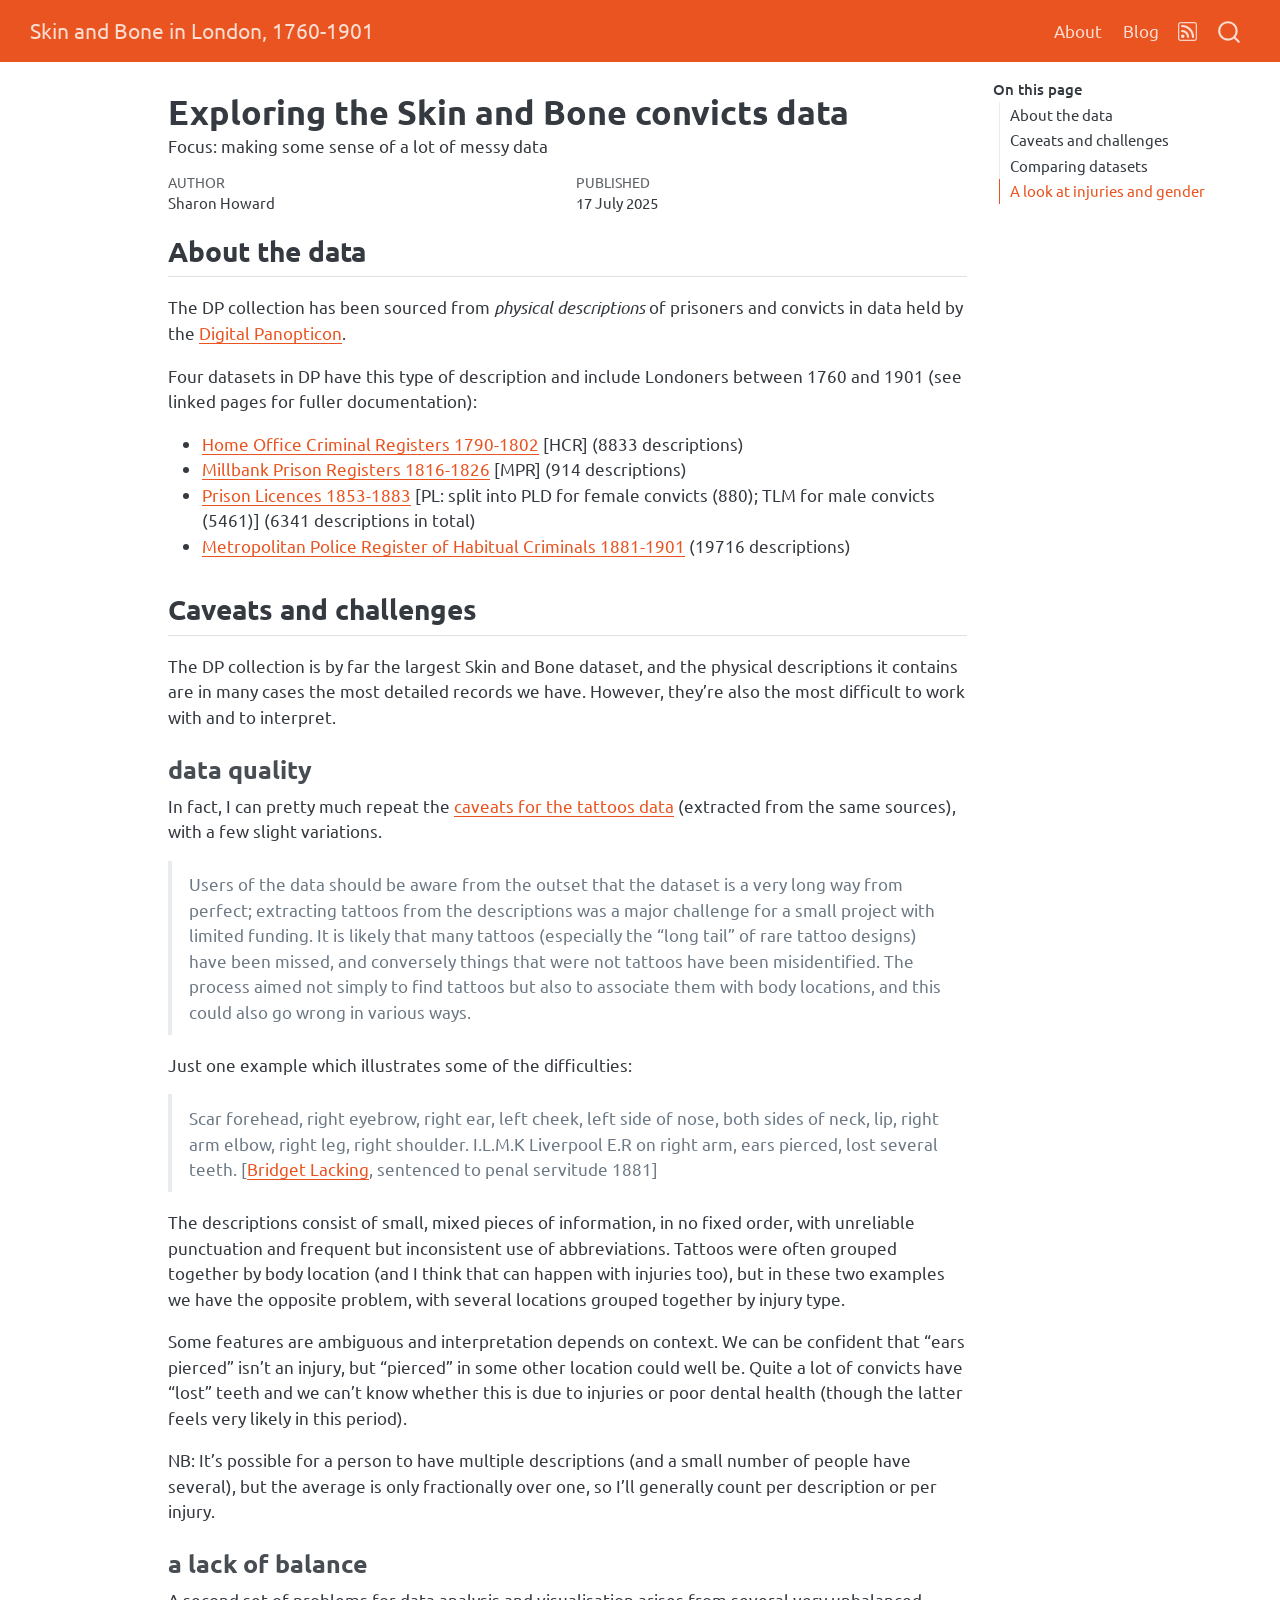
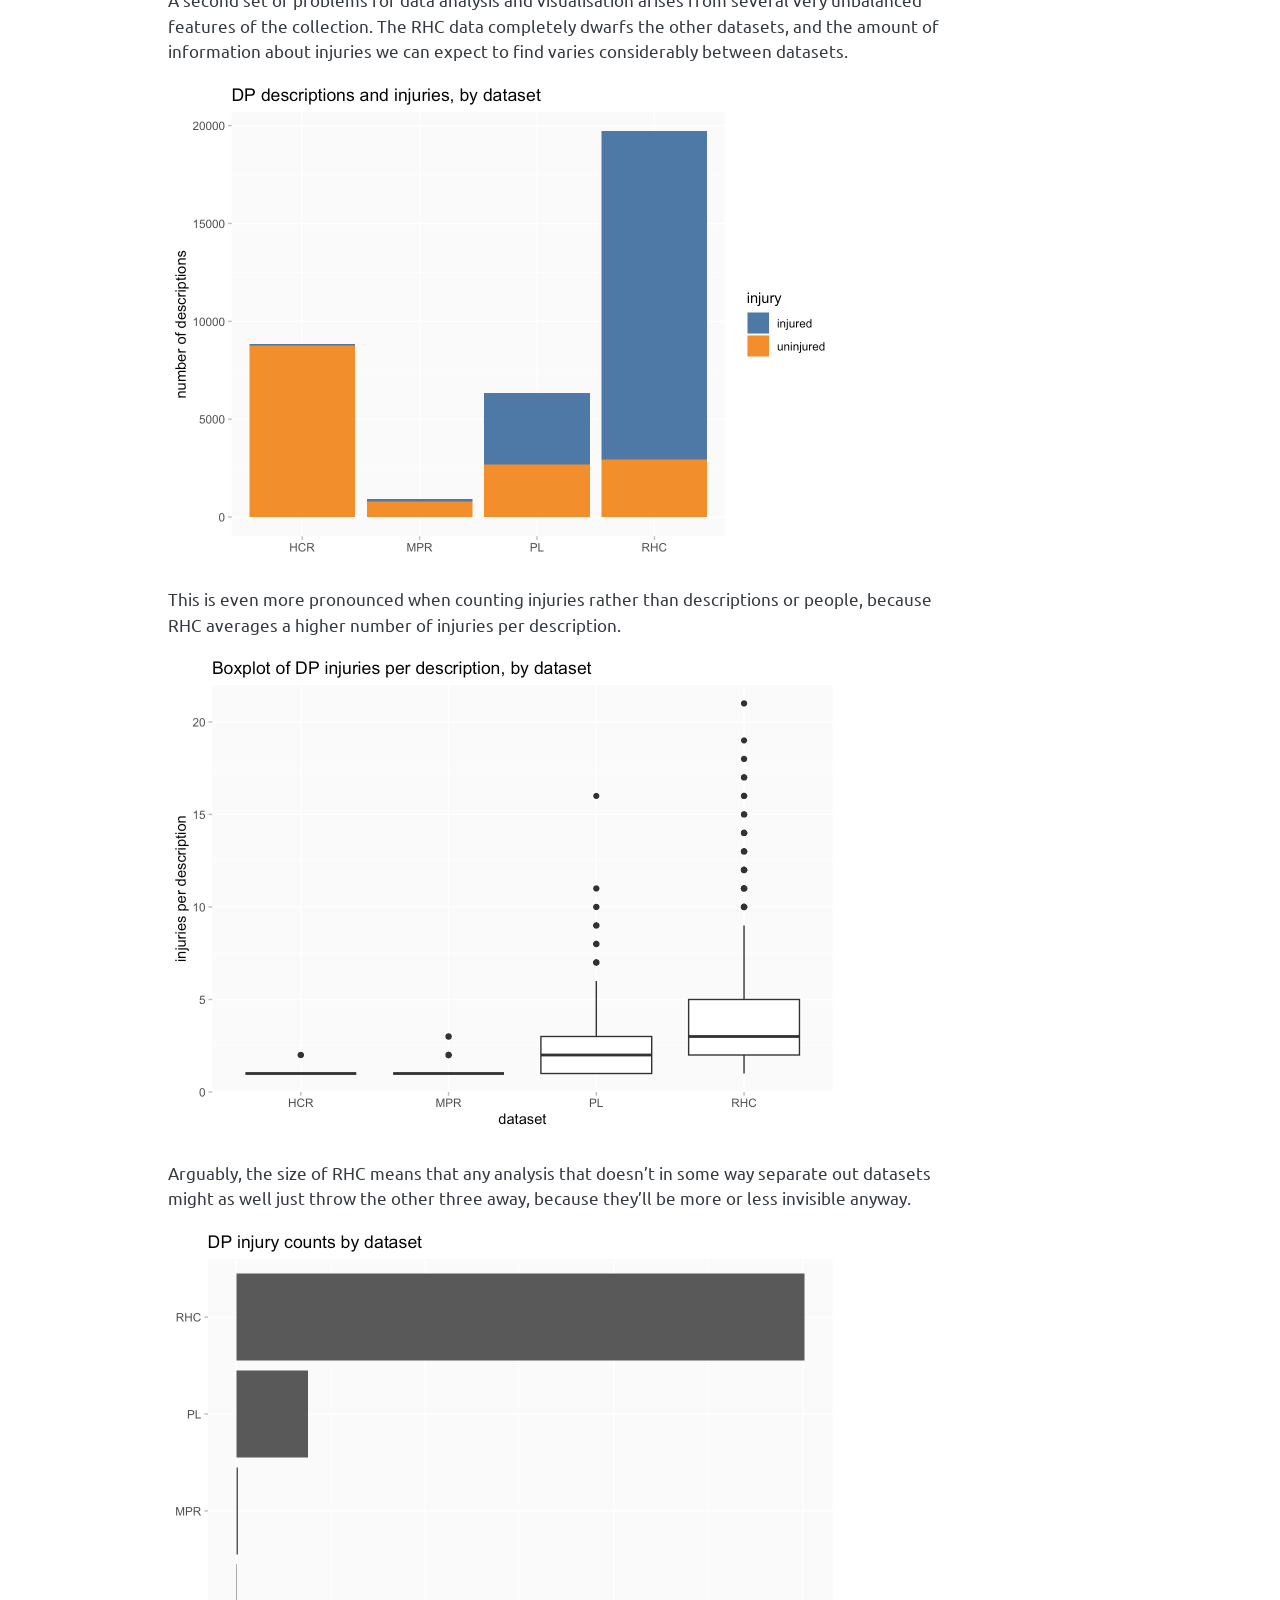
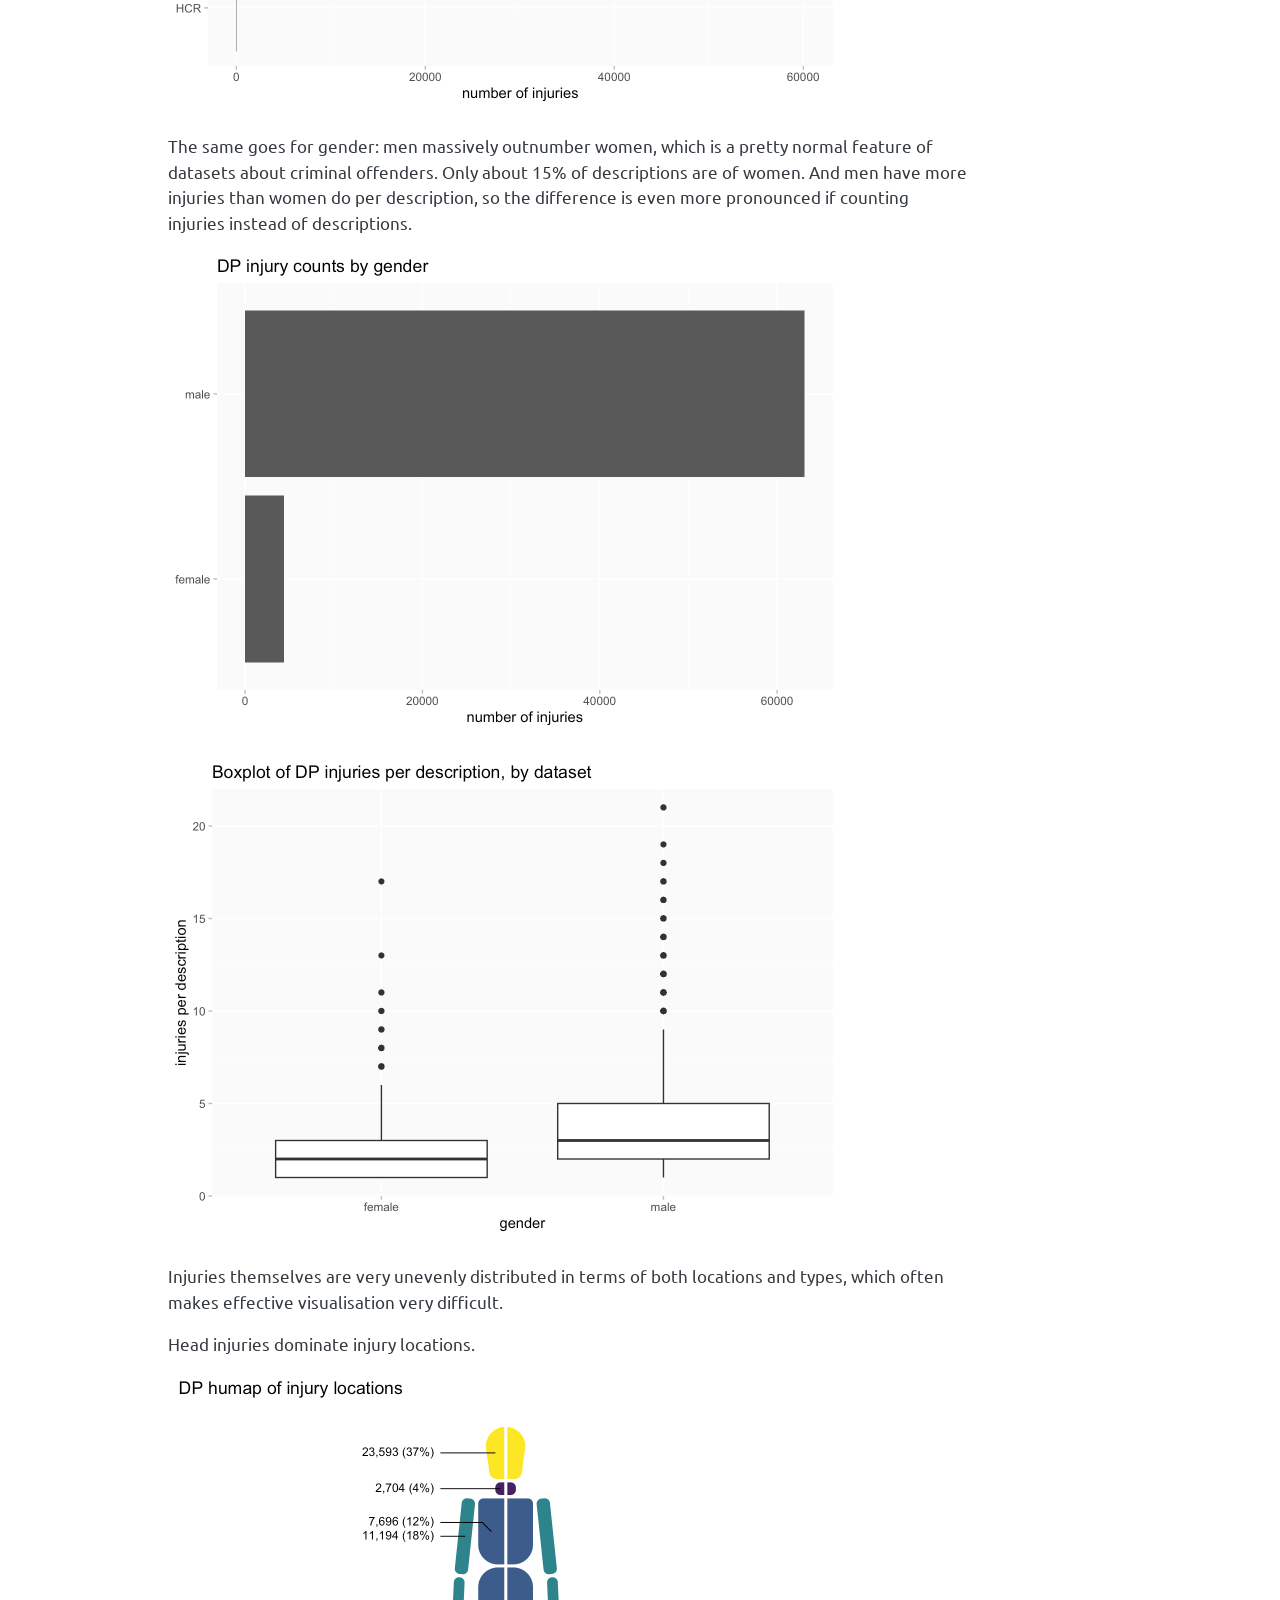
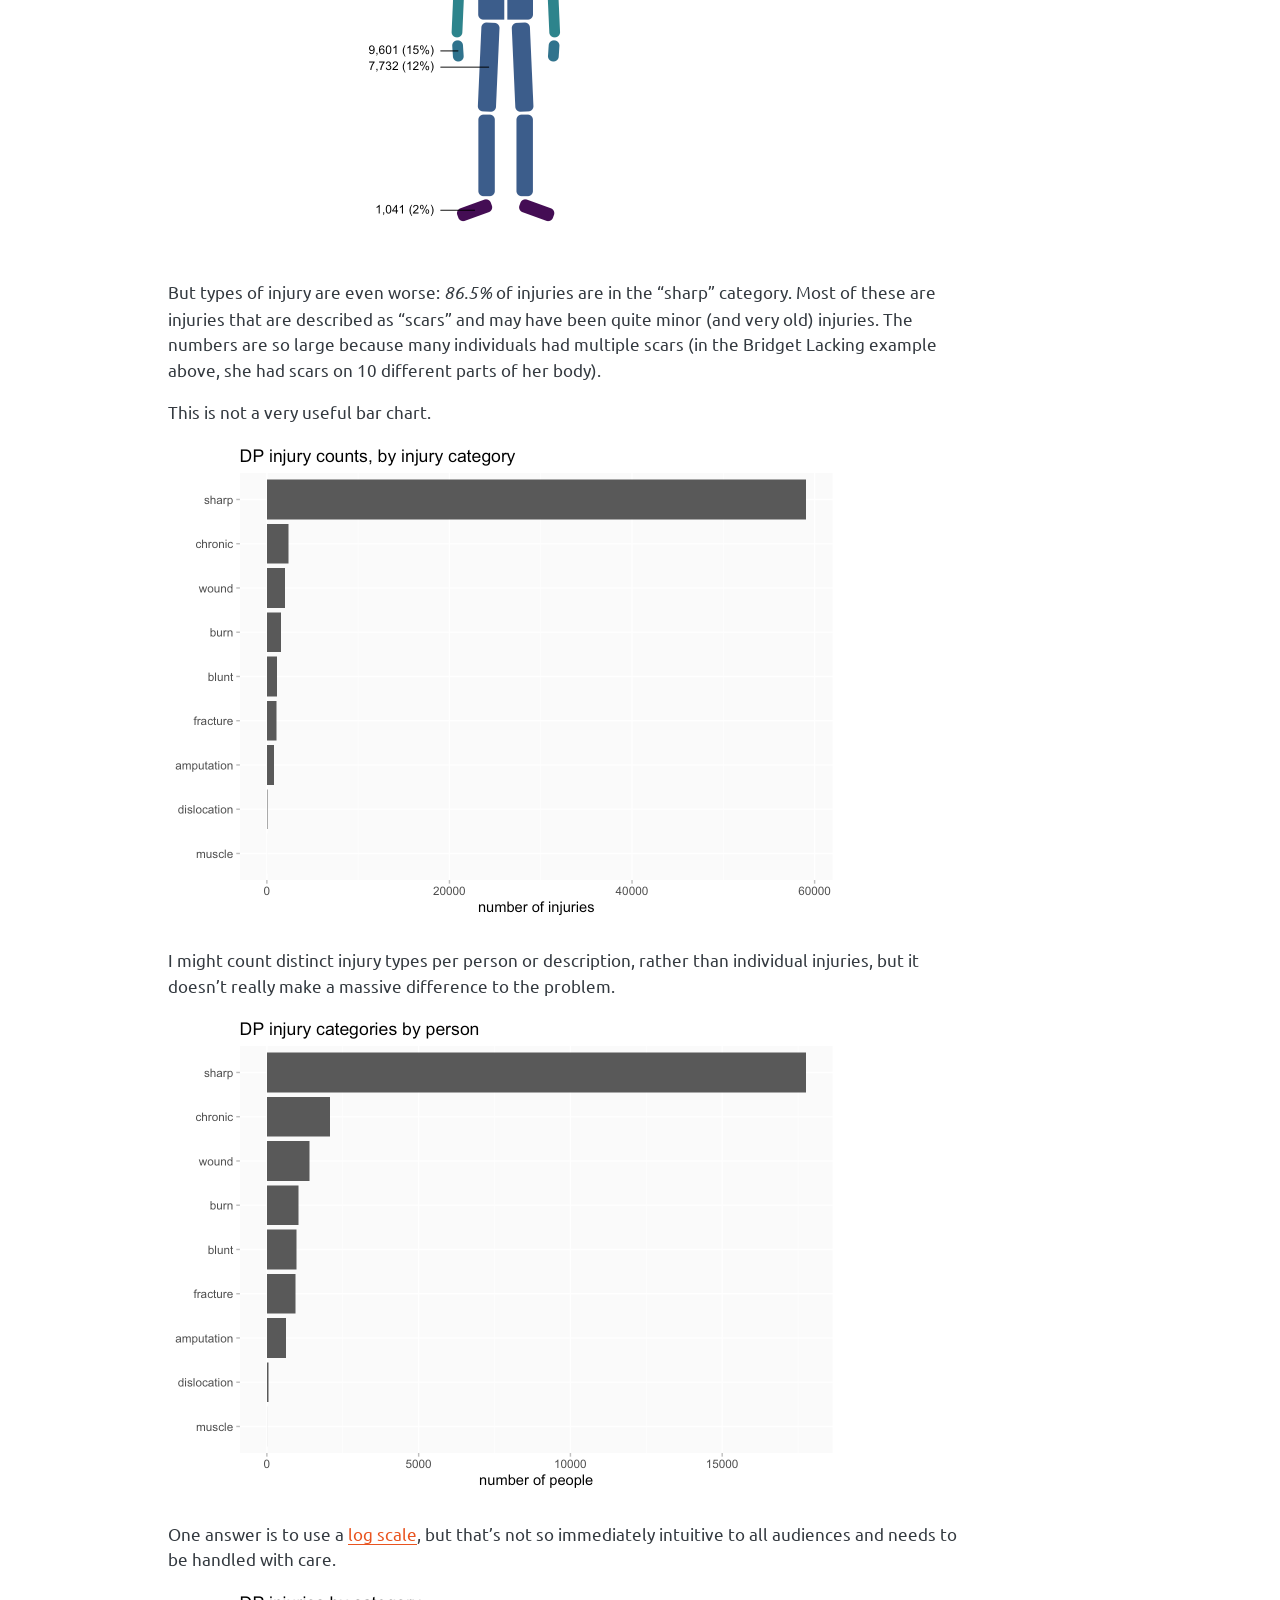
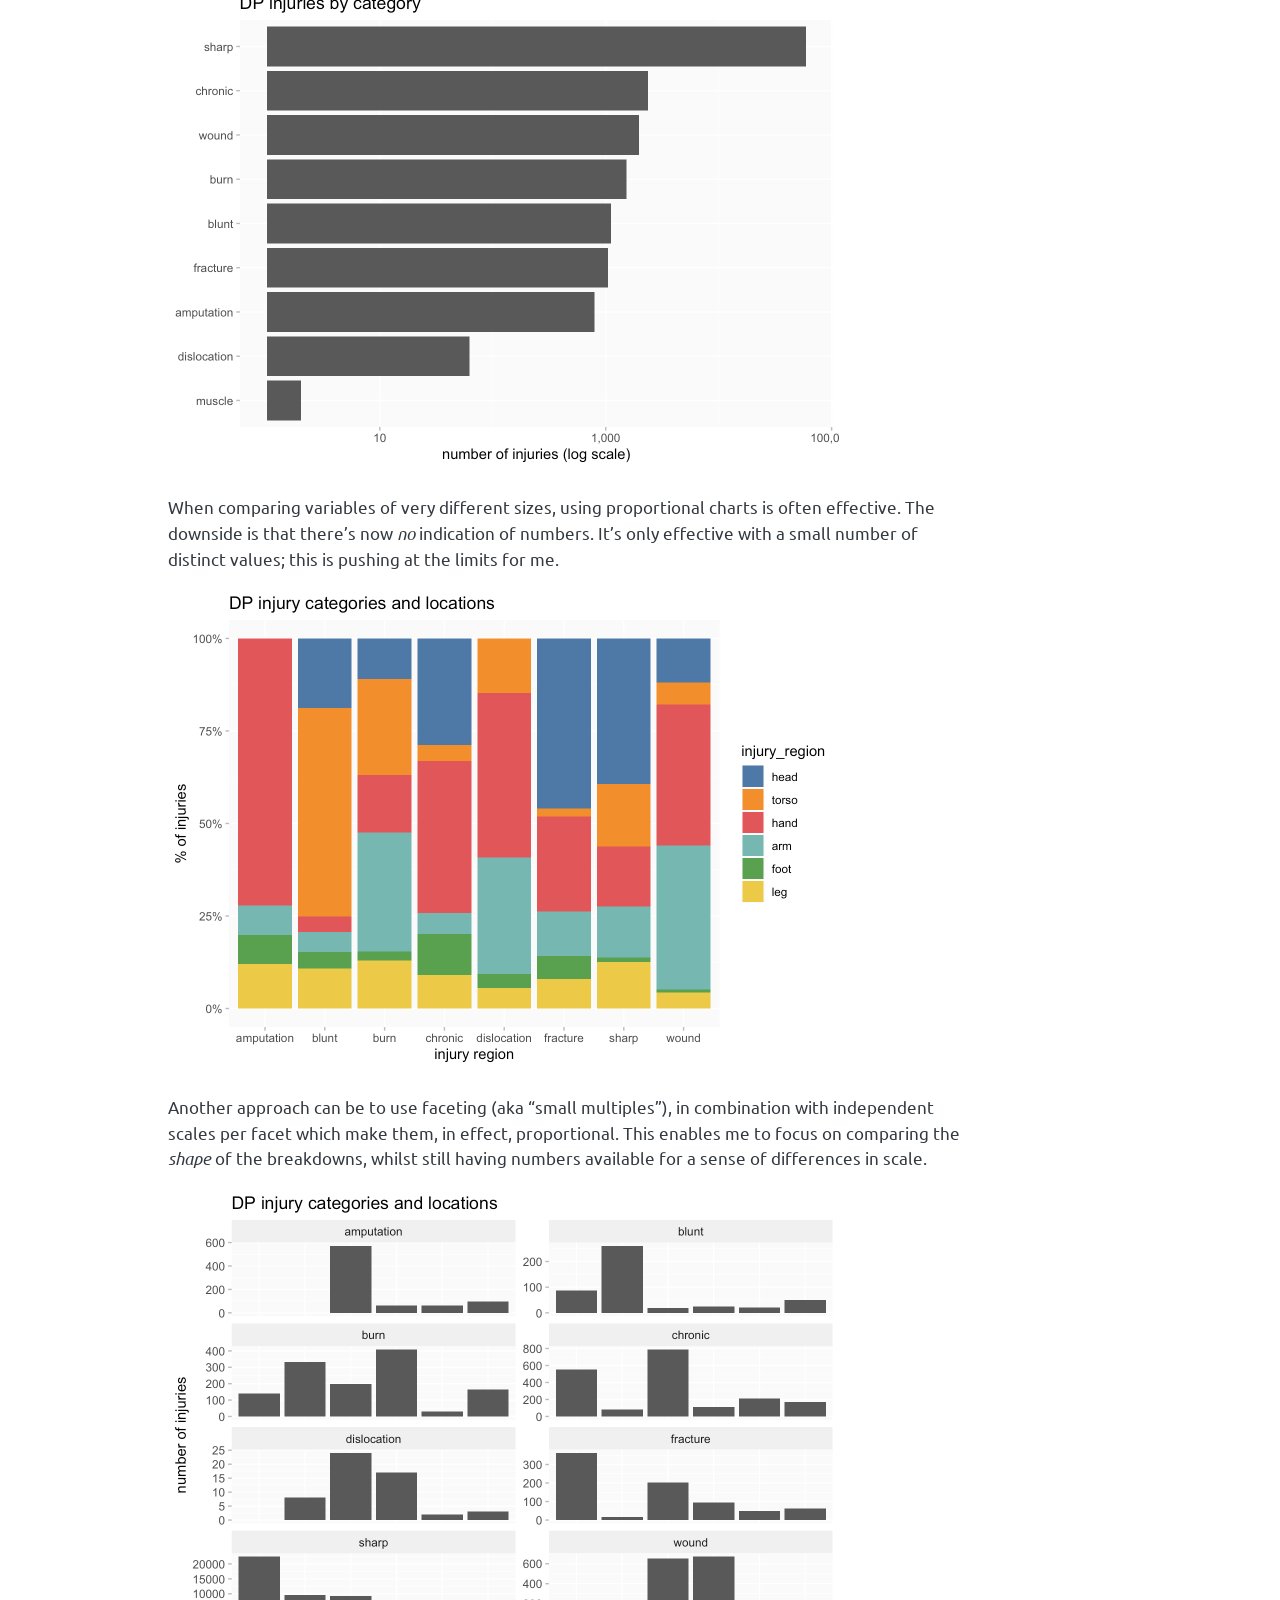
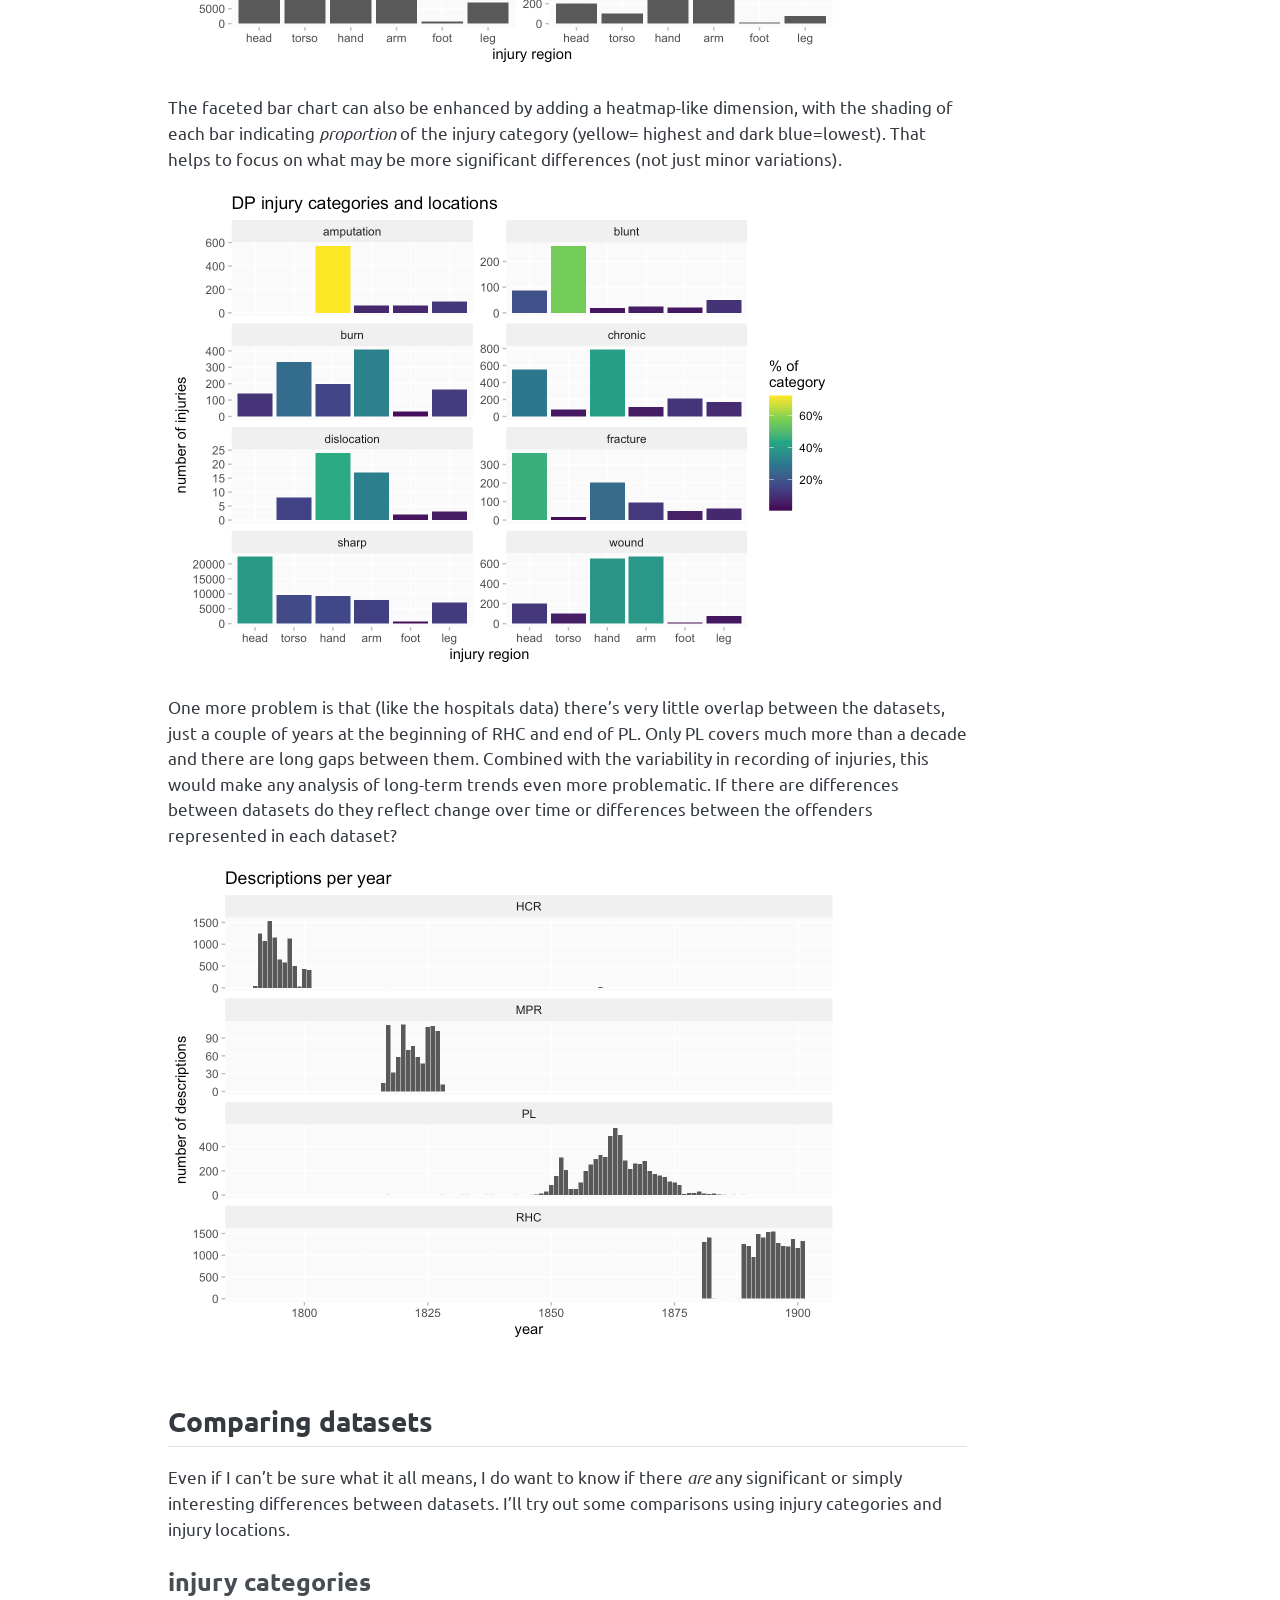
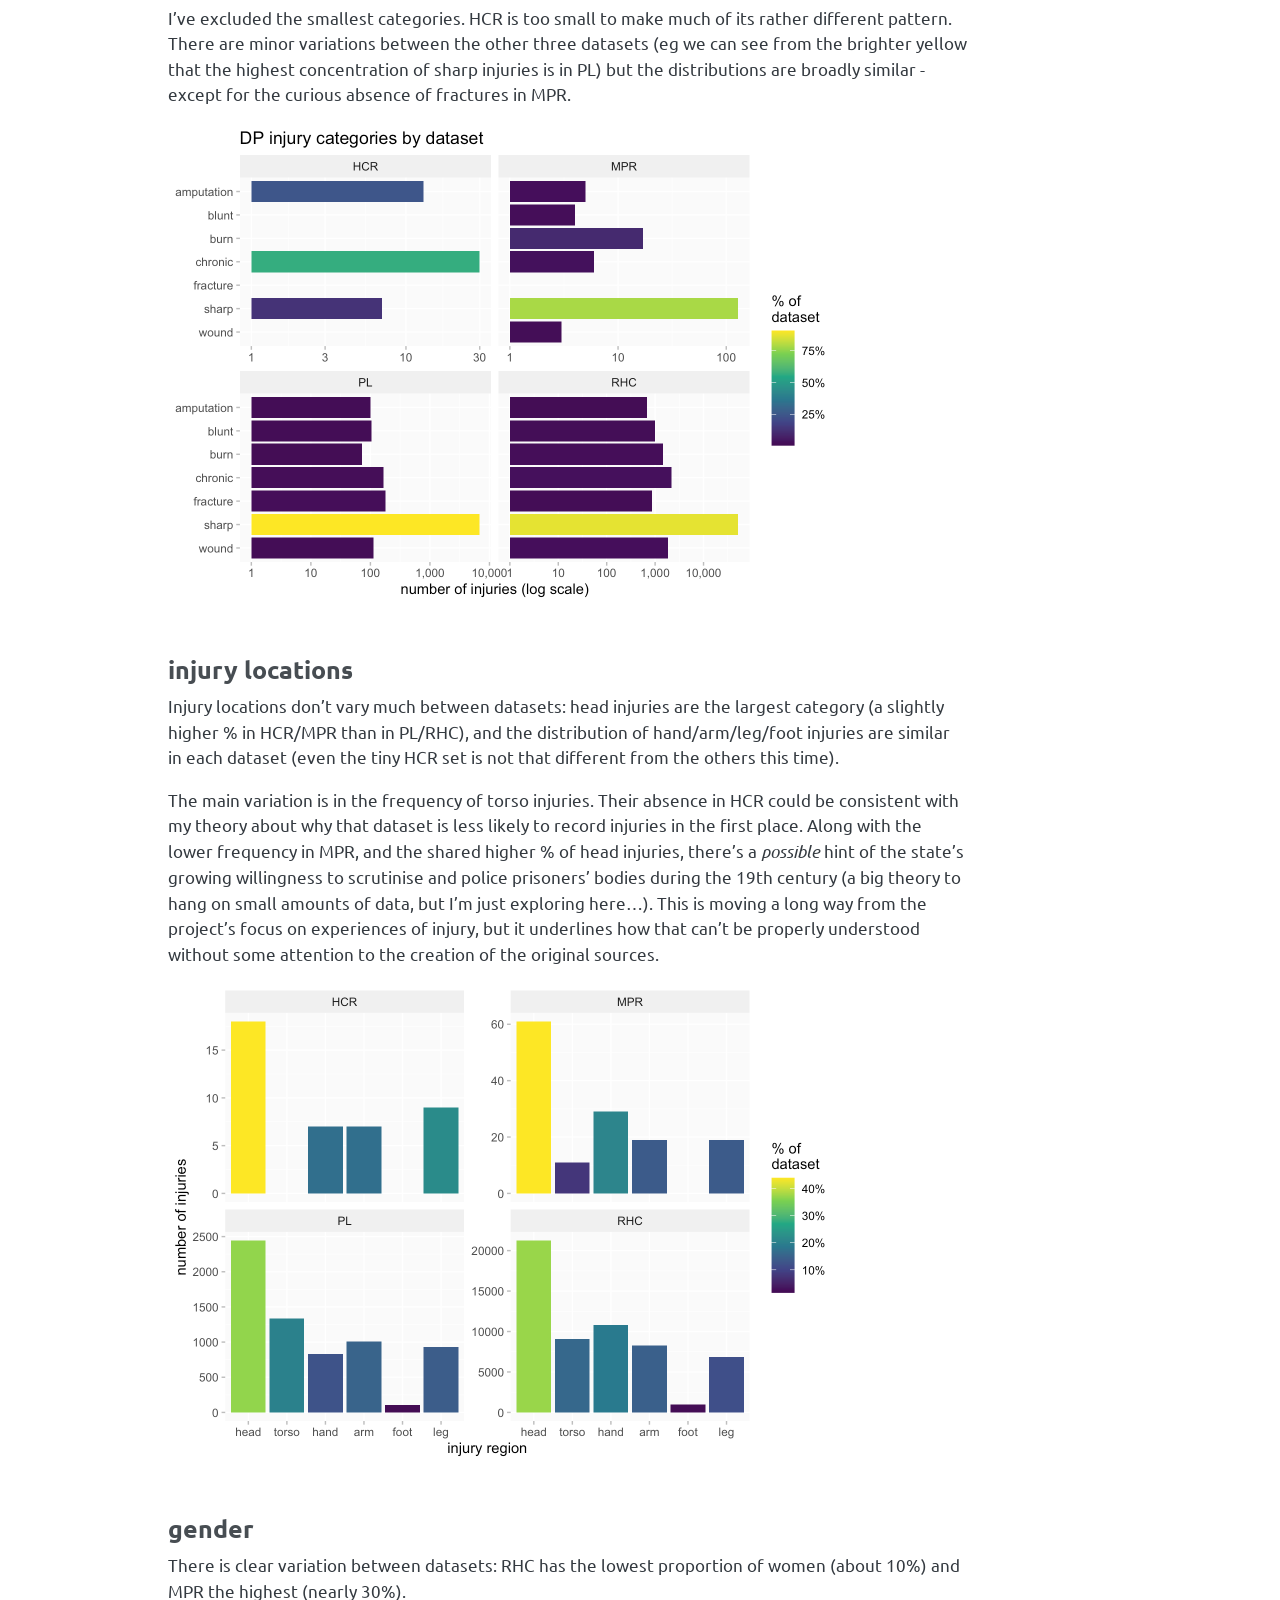
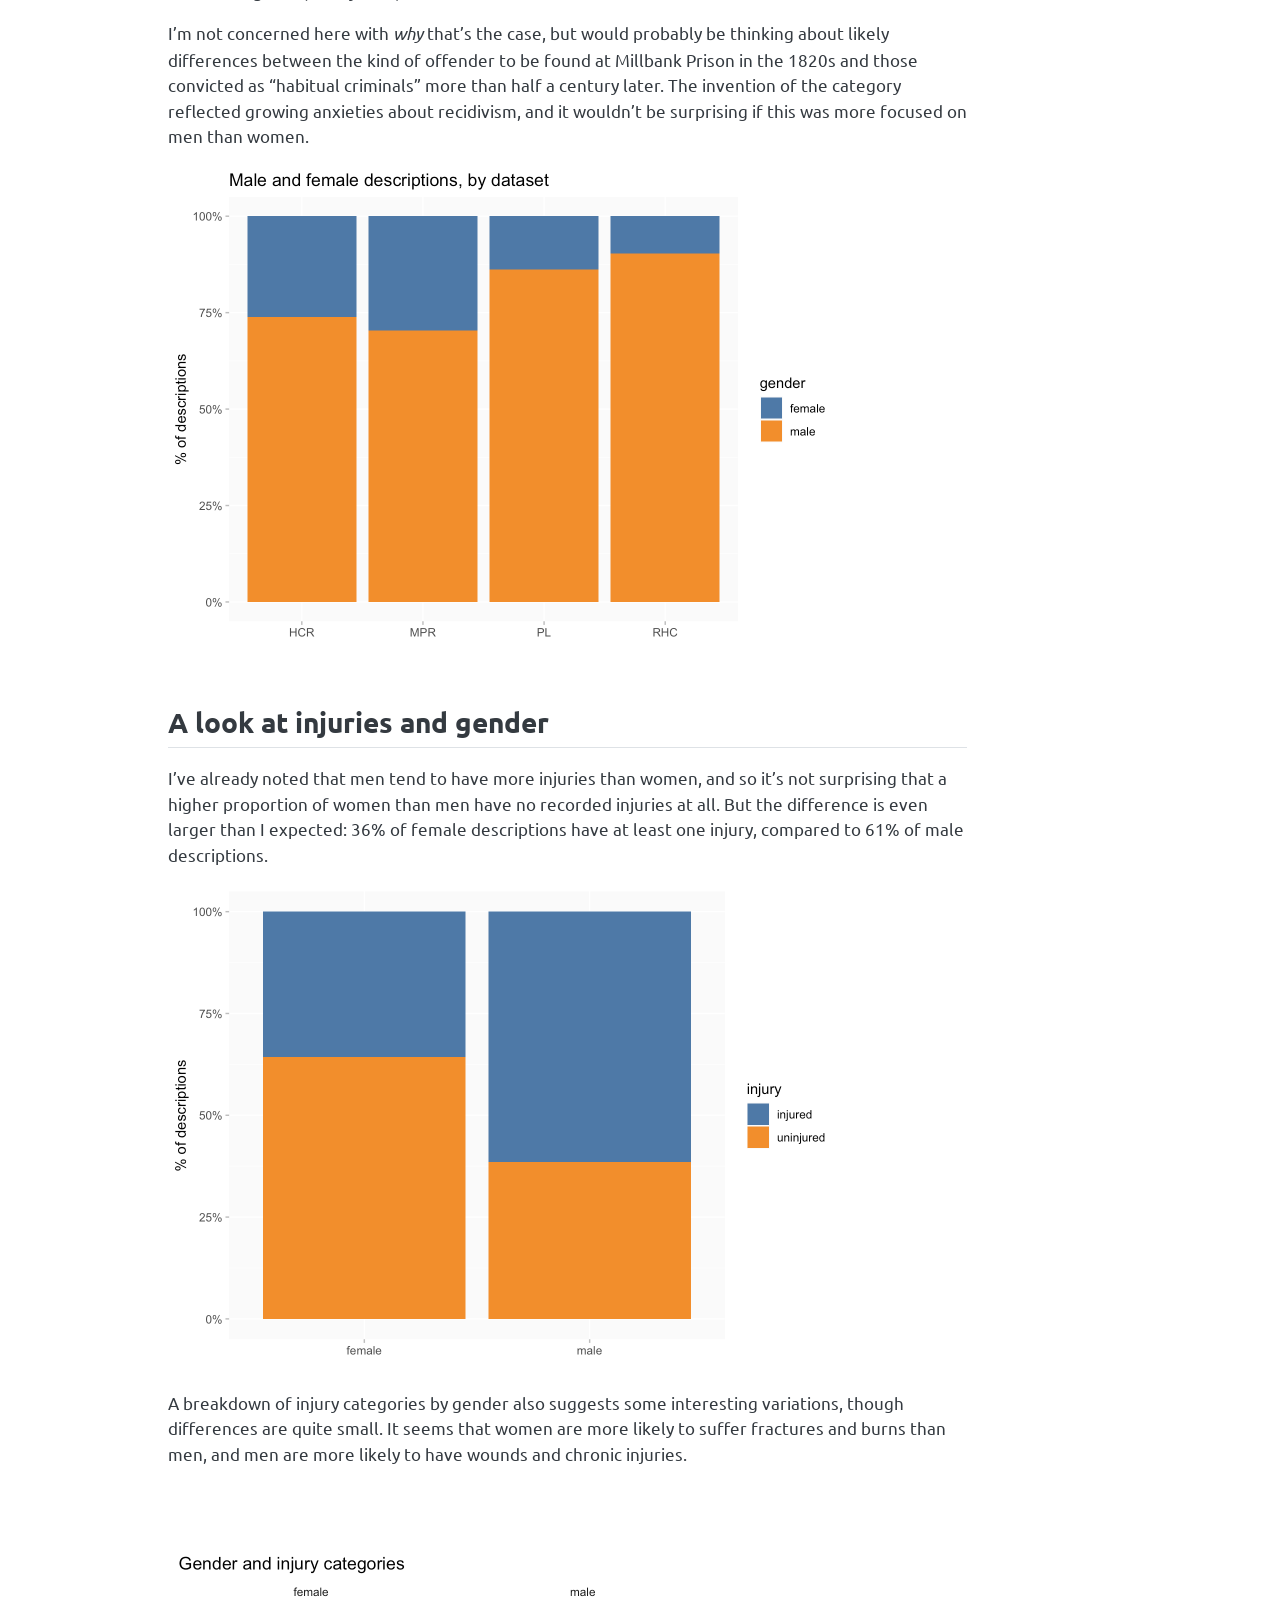
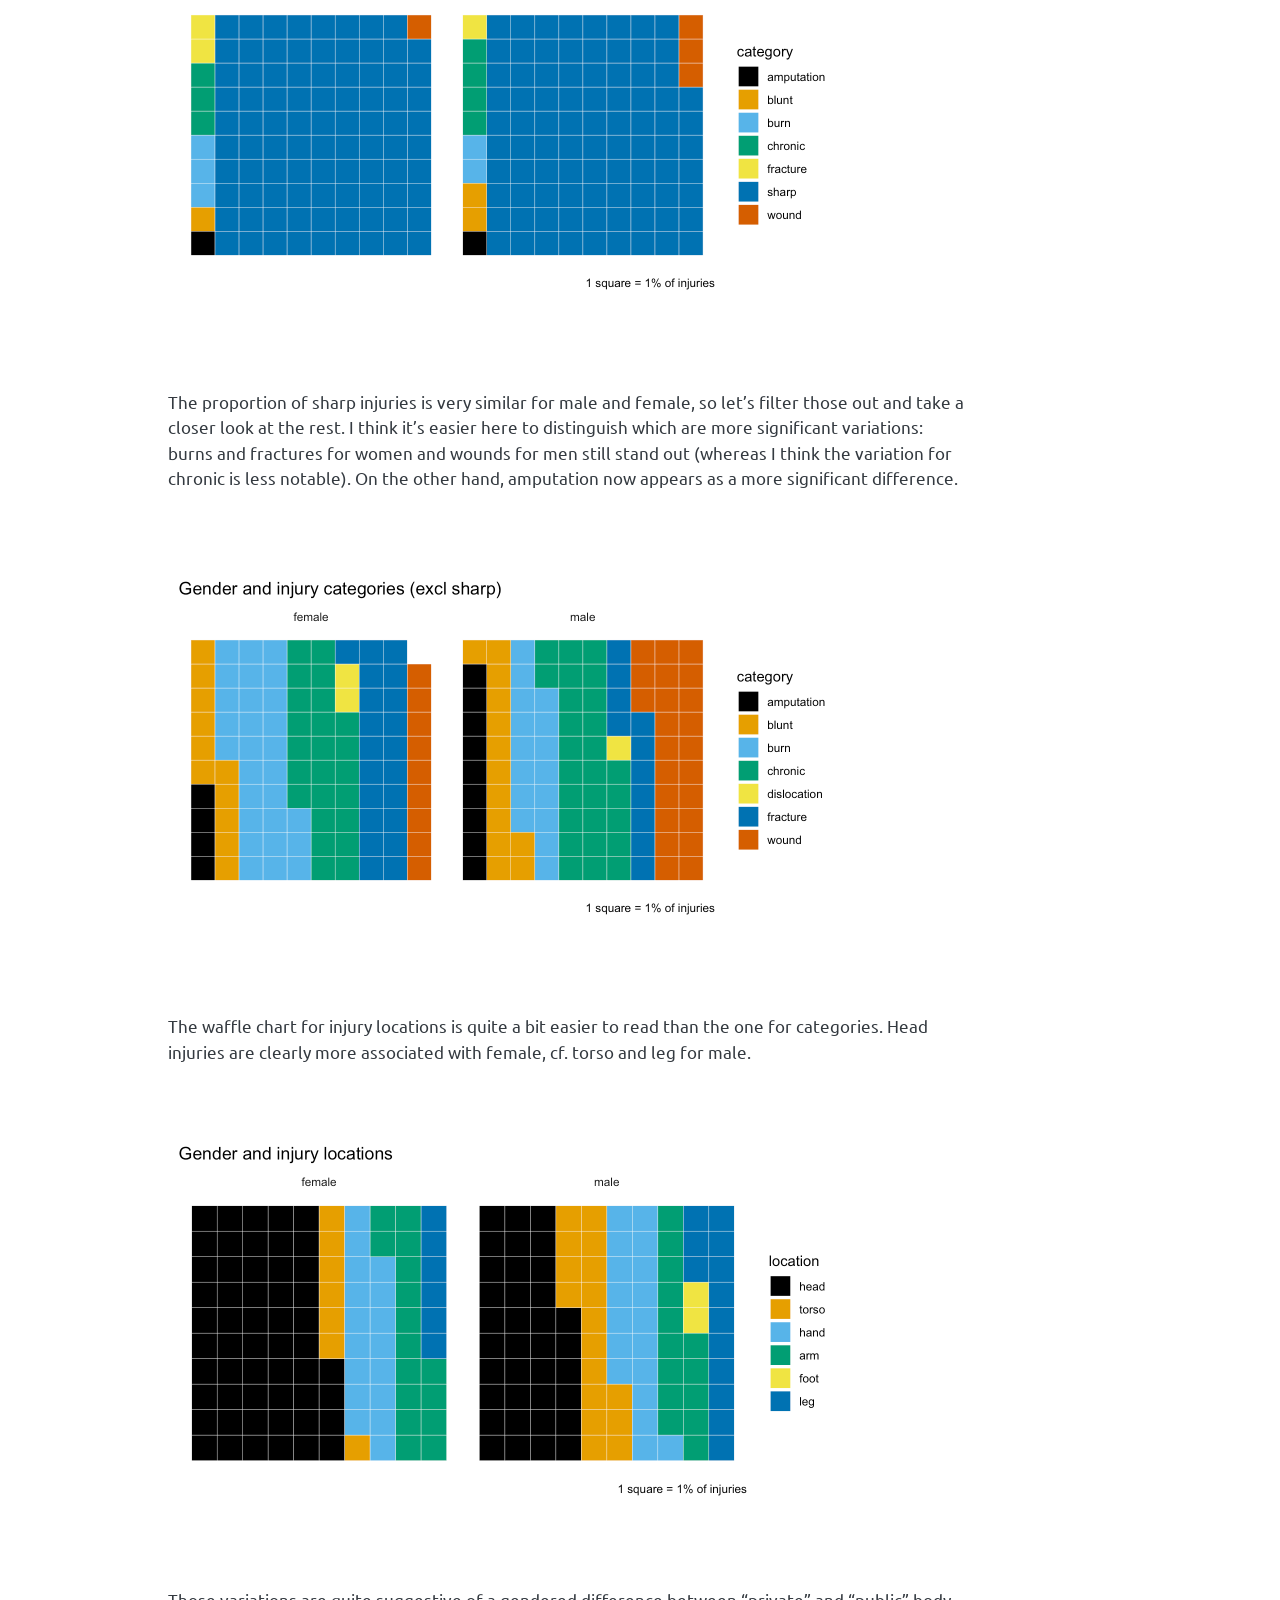
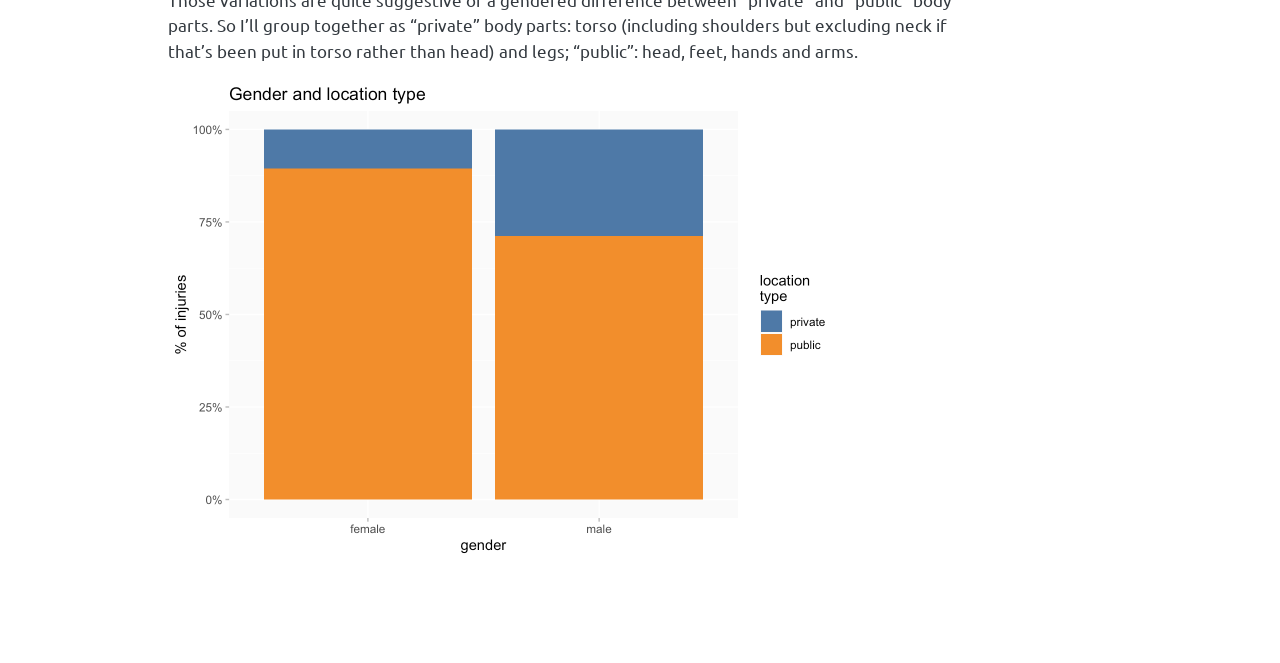
<file: docs/posts/criminal/index.html>
<!DOCTYPE html>
<html xmlns="http://www.w3.org/1999/xhtml" lang="en" xml:lang="en"><head>

<meta charset="utf-8">
<meta name="generator" content="quarto-1.7.32">

<meta name="viewport" content="width=device-width, initial-scale=1.0, user-scalable=yes">

<meta name="author" content="Sharon Howard">
<meta name="dcterms.date" content="2025-07-17">
<meta name="description" content="Focus: making some sense of a lot of messy data">

<title>Exploring the Skin and Bone convicts data – Skin and Bone in London, 1760-1901</title>
<style>
code{white-space: pre-wrap;}
span.smallcaps{font-variant: small-caps;}
div.columns{display: flex; gap: min(4vw, 1.5em);}
div.column{flex: auto; overflow-x: auto;}
div.hanging-indent{margin-left: 1.5em; text-indent: -1.5em;}
ul.task-list{list-style: none;}
ul.task-list li input[type="checkbox"] {
  width: 0.8em;
  margin: 0 0.8em 0.2em -1em; /* quarto-specific, see https://github.com/quarto-dev/quarto-cli/issues/4556 */ 
  vertical-align: middle;
}
</style>


<script src="../../site_libs/quarto-nav/quarto-nav.js"></script>
<script src="../../site_libs/quarto-nav/headroom.min.js"></script>
<script src="../../site_libs/clipboard/clipboard.min.js"></script>
<script src="../../site_libs/quarto-search/autocomplete.umd.js"></script>
<script src="../../site_libs/quarto-search/fuse.min.js"></script>
<script src="../../site_libs/quarto-search/quarto-search.js"></script>
<meta name="quarto:offset" content="../../">
<link href="../../favicon.jpg" rel="icon" type="image/jpeg">
<script src="../../site_libs/quarto-html/quarto.js" type="module"></script>
<script src="../../site_libs/quarto-html/tabsets/tabsets.js" type="module"></script>
<script src="../../site_libs/quarto-html/popper.min.js"></script>
<script src="../../site_libs/quarto-html/tippy.umd.min.js"></script>
<script src="../../site_libs/quarto-html/anchor.min.js"></script>
<link href="../../site_libs/quarto-html/tippy.css" rel="stylesheet">
<link href="../../site_libs/quarto-html/quarto-syntax-highlighting-37eea08aefeeee20ff55810ff984fec1.css" rel="stylesheet" id="quarto-text-highlighting-styles">
<script src="../../site_libs/bootstrap/bootstrap.min.js"></script>
<link href="../../site_libs/bootstrap/bootstrap-icons.css" rel="stylesheet">
<link href="../../site_libs/bootstrap/bootstrap-434a87f1a65cf5564e22d224e5738d6d.min.css" rel="stylesheet" append-hash="true" id="quarto-bootstrap" data-mode="light">
<script id="quarto-search-options" type="application/json">{
  "location": "navbar",
  "copy-button": false,
  "collapse-after": 3,
  "panel-placement": "end",
  "type": "overlay",
  "limit": 50,
  "keyboard-shortcut": [
    "f",
    "/",
    "s"
  ],
  "show-item-context": false,
  "language": {
    "search-no-results-text": "No results",
    "search-matching-documents-text": "matching documents",
    "search-copy-link-title": "Copy link to search",
    "search-hide-matches-text": "Hide additional matches",
    "search-more-match-text": "more match in this document",
    "search-more-matches-text": "more matches in this document",
    "search-clear-button-title": "Clear",
    "search-text-placeholder": "",
    "search-detached-cancel-button-title": "Cancel",
    "search-submit-button-title": "Submit",
    "search-label": "Search"
  }
}</script>


<link rel="stylesheet" href="../../styles.css">
</head>

<body class="nav-fixed quarto-light">

<div id="quarto-search-results"></div>
  <header id="quarto-header" class="headroom fixed-top">
    <nav class="navbar navbar-expand-lg " data-bs-theme="dark">
      <div class="navbar-container container-fluid">
      <div class="navbar-brand-container mx-auto">
    <a class="navbar-brand" href="../../index.html">
    <span class="navbar-title">Skin and Bone in London, 1760-1901</span>
    </a>
  </div>
            <div id="quarto-search" class="" title="Search"></div>
          <button class="navbar-toggler" type="button" data-bs-toggle="collapse" data-bs-target="#navbarCollapse" aria-controls="navbarCollapse" role="menu" aria-expanded="false" aria-label="Toggle navigation" onclick="if (window.quartoToggleHeadroom) { window.quartoToggleHeadroom(); }">
  <span class="navbar-toggler-icon"></span>
</button>
          <div class="collapse navbar-collapse" id="navbarCollapse">
            <ul class="navbar-nav navbar-nav-scroll ms-auto">
  <li class="nav-item">
    <a class="nav-link" href="../../about.html"> 
<span class="menu-text">About</span></a>
  </li>  
  <li class="nav-item">
    <a class="nav-link" href="../../blog.html"> 
<span class="menu-text">Blog</span></a>
  </li>  
  <li class="nav-item compact">
    <a class="nav-link" href="../../blog.xml"> <i class="bi bi-rss" role="img">
</i> 
<span class="menu-text"></span></a>
  </li>  
</ul>
          </div> <!-- /navcollapse -->
            <div class="quarto-navbar-tools">
</div>
      </div> <!-- /container-fluid -->
    </nav>
</header>
<!-- content -->
<div id="quarto-content" class="quarto-container page-columns page-rows-contents page-layout-article page-navbar">
<!-- sidebar -->
<!-- margin-sidebar -->
    <div id="quarto-margin-sidebar" class="sidebar margin-sidebar">
        <nav id="TOC" role="doc-toc" class="toc-active">
    <h2 id="toc-title">On this page</h2>
   
  <ul>
  <li><a href="#about-the-data" id="toc-about-the-data" class="nav-link active" data-scroll-target="#about-the-data">About the data</a></li>
  <li><a href="#caveats-and-challenges" id="toc-caveats-and-challenges" class="nav-link" data-scroll-target="#caveats-and-challenges">Caveats and challenges</a>
  <ul class="collapse">
  <li><a href="#data-quality" id="toc-data-quality" class="nav-link" data-scroll-target="#data-quality">data quality</a></li>
  <li><a href="#a-lack-of-balance" id="toc-a-lack-of-balance" class="nav-link" data-scroll-target="#a-lack-of-balance">a lack of balance</a></li>
  </ul></li>
  <li><a href="#comparing-datasets" id="toc-comparing-datasets" class="nav-link" data-scroll-target="#comparing-datasets">Comparing datasets</a>
  <ul class="collapse">
  <li><a href="#injury-categories" id="toc-injury-categories" class="nav-link" data-scroll-target="#injury-categories">injury categories</a></li>
  <li><a href="#injury-locations" id="toc-injury-locations" class="nav-link" data-scroll-target="#injury-locations">injury locations</a></li>
  <li><a href="#gender" id="toc-gender" class="nav-link" data-scroll-target="#gender">gender</a></li>
  </ul></li>
  <li><a href="#a-look-at-injuries-and-gender" id="toc-a-look-at-injuries-and-gender" class="nav-link" data-scroll-target="#a-look-at-injuries-and-gender">A look at injuries and gender</a></li>
  </ul>
</nav>
    </div>
<!-- main -->
<main class="content" id="quarto-document-content">

<header id="title-block-header" class="quarto-title-block default">
<div class="quarto-title">
<h1 class="title">Exploring the Skin and Bone convicts data</h1>
</div>

<div>
  <div class="description">
    Focus: making some sense of a lot of messy data
  </div>
</div>


<div class="quarto-title-meta">

    <div>
    <div class="quarto-title-meta-heading">Author</div>
    <div class="quarto-title-meta-contents">
             <p>Sharon Howard </p>
          </div>
  </div>
    
    <div>
    <div class="quarto-title-meta-heading">Published</div>
    <div class="quarto-title-meta-contents">
      <p class="date">17 July 2025</p>
    </div>
  </div>
  
    
  </div>
  


</header>


<section id="about-the-data" class="level2">
<h2 class="anchored" data-anchor-id="about-the-data">About the data</h2>
<p>The DP collection has been sourced from <em>physical descriptions</em> of prisoners and convicts in data held by the <a href="https://www.digitalpanopticon.org">Digital Panopticon</a>.</p>
<p>Four datasets in DP have this type of description and include Londoners between 1760 and 1901 (see linked pages for fuller documentation):</p>
<ul>
<li><a href="https://www.digitalpanopticon.org/England_and_Wales_Criminal_Registers_1791-1892">Home Office Criminal Registers 1790-1802</a> [HCR] (8833 descriptions)</li>
<li><a href="https://www.digitalpanopticon.org/Prison_Registers_1770-1951">Millbank Prison Registers 1816-1826</a> [MPR] (914 descriptions)</li>
<li><a href="https://www.digitalpanopticon.org/UK_Licences_for_the_Parole_of_Convicts_1853-1925">Prison Licences 1853-1883</a> [PL: split into PLD for female convicts (880); TLM for male convicts (5461)] (6341 descriptions in total)</li>
<li><a href="https://www.digitalpanopticon.org/Metropolitan_Police_Register_of_Habitual_Criminals_1881-1925">Metropolitan Police Register of Habitual Criminals 1881-1901</a> (19716 descriptions)</li>
</ul>
</section>
<section id="caveats-and-challenges" class="level2">
<h2 class="anchored" data-anchor-id="caveats-and-challenges">Caveats and challenges</h2>
<p>The DP collection is by far the largest Skin and Bone dataset, and the physical descriptions it contains are in many cases the most detailed records we have. However, they’re also the most difficult to work with and to interpret.</p>
<section id="data-quality" class="level3">
<h3 class="anchored" data-anchor-id="data-quality">data quality</h3>
<p>In fact, I can pretty much repeat the <a href="https://criminaltattoos.github.io/post/2021-04-12-a-first-look-at-tattoos-in-the-digital-panopticon/">caveats for the tattoos data</a> (extracted from the same sources), with a few slight variations.</p>
<blockquote class="blockquote">
<p>Users of the data should be aware from the outset that the dataset is a very long way from perfect; extracting tattoos from the descriptions was a major challenge for a small project with limited funding. It is likely that many tattoos (especially the “long tail” of rare tattoo designs) have been missed, and conversely things that were not tattoos have been misidentified. The process aimed not simply to find tattoos but also to associate them with body locations, and this could also go wrong in various ways.</p>
</blockquote>
<p>Just one example which illustrates some of the difficulties:</p>
<blockquote class="blockquote">
<p>Scar forehead, right eyebrow, right ear, left cheek, left side of nose, both sides of neck, lip, right arm elbow, right leg, right shoulder. I.L.M.K Liverpool E.R on right arm, ears pierced, lost several teeth. [<a href="https://www.digitalpanopticon.org/life?id=obpdef1-626-18770807">Bridget Lacking</a>, sentenced to penal servitude 1881]</p>
</blockquote>
<p>The descriptions consist of small, mixed pieces of information, in no fixed order, with unreliable punctuation and frequent but inconsistent use of abbreviations. Tattoos were often grouped together by body location (and I think that can happen with injuries too), but in these two examples we have the opposite problem, with several locations grouped together by injury type.</p>
<p>Some features are ambiguous and interpretation depends on context. We can be confident that “ears pierced” isn’t an injury, but “pierced” in some other location could well be. Quite a lot of convicts have “lost” teeth and we can’t know whether this is due to injuries or poor dental health (though the latter feels very likely in this period).</p>
<p>NB: It’s possible for a person to have multiple descriptions (and a small number of people have several), but the average is only fractionally over one, so I’ll generally count per description or per injury.</p>
</section>
<section id="a-lack-of-balance" class="level3">
<h3 class="anchored" data-anchor-id="a-lack-of-balance">a lack of balance</h3>
<p>A second set of problems for data analysis and visualisation arises from several very unbalanced features of the collection. The RHC data completely dwarfs the other datasets, and the amount of information about injuries we can expect to find varies considerably between datasets.</p>
<div class="cell">
<div class="cell-output-display">
<div>
<figure class="figure">
<p><img src="index_files/figure-html/unnamed-chunk-2-1.png" class="img-fluid figure-img" width="672"></p>
</figure>
</div>
</div>
</div>
<p>This is even more pronounced when counting injuries rather than descriptions or people, because RHC averages a higher number of injuries per description.</p>
<div class="cell">
<div class="cell-output-display">
<div>
<figure class="figure">
<p><img src="index_files/figure-html/unnamed-chunk-3-1.png" class="img-fluid figure-img" width="672"></p>
</figure>
</div>
</div>
</div>
<p>Arguably, the size of RHC means that any analysis that doesn’t in some way separate out datasets might as well just throw the other three away, because they’ll be more or less invisible anyway.</p>
<div class="cell">
<div class="cell-output-display">
<div>
<figure class="figure">
<p><img src="index_files/figure-html/unnamed-chunk-4-1.png" class="img-fluid figure-img" width="672"></p>
</figure>
</div>
</div>
</div>
<p>The same goes for gender: men massively outnumber women, which is a pretty normal feature of datasets about criminal offenders. Only about 15% of descriptions are of women. And men have more injuries than women do per description, so the difference is even more pronounced if counting injuries instead of descriptions.</p>
<div class="cell">
<div class="cell-output-display">
<div>
<figure class="figure">
<p><img src="index_files/figure-html/unnamed-chunk-5-1.png" class="img-fluid figure-img" width="672"></p>
</figure>
</div>
</div>
</div>
<div class="cell">
<div class="cell-output-display">
<div>
<figure class="figure">
<p><img src="index_files/figure-html/unnamed-chunk-6-1.png" class="img-fluid figure-img" width="672"></p>
</figure>
</div>
</div>
</div>
<p>Injuries themselves are very unevenly distributed in terms of both locations and types, which often makes effective visualisation very difficult.</p>
<p>Head injuries dominate injury locations.</p>
<div class="cell">
<div class="cell-output-display">
<div>
<figure class="figure">
<p><img src="index_files/figure-html/unnamed-chunk-8-1.png" class="img-fluid figure-img" width="672"></p>
</figure>
</div>
</div>
</div>
<p>But types of injury are even worse: <em>86.5%</em> of injuries are in the “sharp” category. Most of these are injuries that are described as “scars” and may have been quite minor (and very old) injuries. The numbers are so large because many individuals had multiple scars (in the Bridget Lacking example above, she had scars on 10 different parts of her body).</p>
<p>This is not a very useful bar chart.</p>
<div class="cell">
<div class="cell-output-display">
<div>
<figure class="figure">
<p><img src="index_files/figure-html/unnamed-chunk-9-1.png" class="img-fluid figure-img" width="672"></p>
</figure>
</div>
</div>
</div>
<p>I might count distinct injury types per person or description, rather than individual injuries, but it doesn’t really make a massive difference to the problem.</p>
<div class="cell">
<div class="cell-output-display">
<div>
<figure class="figure">
<p><img src="index_files/figure-html/unnamed-chunk-10-1.png" class="img-fluid figure-img" width="672"></p>
</figure>
</div>
</div>
</div>
<p>One answer is to use a <a href="https://en.wikipedia.org/wiki/Logarithmic_scale">log scale</a>, but that’s not so immediately intuitive to all audiences and needs to be handled with care.</p>
<div class="cell">
<div class="cell-output-display">
<div>
<figure class="figure">
<p><img src="index_files/figure-html/unnamed-chunk-11-1.png" class="img-fluid figure-img" width="672"></p>
</figure>
</div>
</div>
</div>
<p>When comparing variables of very different sizes, using proportional charts is often effective. The downside is that there’s now <em>no</em> indication of numbers. It’s only effective with a small number of distinct values; this is pushing at the limits for me.</p>
<div class="cell">
<div class="cell-output-display">
<div>
<figure class="figure">
<p><img src="index_files/figure-html/unnamed-chunk-12-1.png" class="img-fluid figure-img" width="672"></p>
</figure>
</div>
</div>
</div>
<p>Another approach can be to use faceting (aka “small multiples”), in combination with independent scales per facet which make them, in effect, proportional. This enables me to focus on comparing the <em>shape</em> of the breakdowns, whilst still having numbers available for a sense of differences in scale.</p>
<div class="cell">
<div class="cell-output-display">
<div>
<figure class="figure">
<p><img src="index_files/figure-html/unnamed-chunk-13-1.png" class="img-fluid figure-img" width="672"></p>
</figure>
</div>
</div>
</div>
<p>The faceted bar chart can also be enhanced by adding a heatmap-like dimension, with the shading of each bar indicating <em>proportion</em> of the injury category (yellow= highest and dark blue=lowest). That helps to focus on what may be more significant differences (not just minor variations).</p>
<div class="cell">
<div class="cell-output-display">
<div>
<figure class="figure">
<p><img src="index_files/figure-html/unnamed-chunk-14-1.png" class="img-fluid figure-img" width="672"></p>
</figure>
</div>
</div>
</div>
<p>One more problem is that (like the hospitals data) there’s very little overlap between the datasets, just a couple of years at the beginning of RHC and end of PL. Only PL covers much more than a decade and there are long gaps between them. Combined with the variability in recording of injuries, this would make any analysis of long-term trends even more problematic. If there are differences between datasets do they reflect change over time or differences between the offenders represented in each dataset?</p>
<div class="cell">
<div class="cell-output-display">
<div>
<figure class="figure">
<p><img src="index_files/figure-html/unnamed-chunk-15-1.png" class="img-fluid figure-img" width="672"></p>
</figure>
</div>
</div>
</div>
</section>
</section>
<section id="comparing-datasets" class="level2">
<h2 class="anchored" data-anchor-id="comparing-datasets">Comparing datasets</h2>
<p>Even if I can’t be sure what it all means, I do want to know if there <em>are</em> any significant or simply interesting differences between datasets. I’ll try out some comparisons using injury categories and injury locations.</p>
<section id="injury-categories" class="level3">
<h3 class="anchored" data-anchor-id="injury-categories">injury categories</h3>
<p>I’ve excluded the smallest categories. HCR is too small to make much of its rather different pattern. There are minor variations between the other three datasets (eg we can see from the brighter yellow that the highest concentration of sharp injuries is in PL) but the distributions are broadly similar - except for the curious absence of fractures in MPR.</p>
<div class="cell">
<div class="cell-output-display">
<div>
<figure class="figure">
<p><img src="index_files/figure-html/unnamed-chunk-18-1.png" class="img-fluid figure-img" width="672"></p>
</figure>
</div>
</div>
</div>
</section>
<section id="injury-locations" class="level3">
<h3 class="anchored" data-anchor-id="injury-locations">injury locations</h3>
<p>Injury locations don’t vary much between datasets: head injuries are the largest category (a slightly higher % in HCR/MPR than in PL/RHC), and the distribution of hand/arm/leg/foot injuries are similar in each dataset (even the tiny HCR set is not that different from the others this time).</p>
<p>The main variation is in the frequency of torso injuries. Their absence in HCR could be consistent with my theory about why that dataset is less likely to record injuries in the first place. Along with the lower frequency in MPR, and the shared higher % of head injuries, there’s a <em>possible</em> hint of the state’s growing willingness to scrutinise and police prisoners’ bodies during the 19th century (a big theory to hang on small amounts of data, but I’m just exploring here…). This is moving a long way from the project’s focus on experiences of injury, but it underlines how that can’t be properly understood without some attention to the creation of the original sources.</p>
<div class="cell">
<div class="cell-output-display">
<div>
<figure class="figure">
<p><img src="index_files/figure-html/unnamed-chunk-20-1.png" class="img-fluid figure-img" width="672"></p>
</figure>
</div>
</div>
</div>
</section>
<section id="gender" class="level3">
<h3 class="anchored" data-anchor-id="gender">gender</h3>
<p>There is clear variation between datasets: RHC has the lowest proportion of women (about 10%) and MPR the highest (nearly 30%).</p>
<p>I’m not concerned here with <em>why</em> that’s the case, but would probably be thinking about likely differences between the kind of offender to be found at Millbank Prison in the 1820s and those convicted as “habitual criminals” more than half a century later. The invention of the category reflected growing anxieties about recidivism, and it wouldn’t be surprising if this was more focused on men than women.</p>
<div class="cell">
<div class="cell-output-display">
<div>
<figure class="figure">
<p><img src="index_files/figure-html/unnamed-chunk-23-1.png" class="img-fluid figure-img" width="672"></p>
</figure>
</div>
</div>
</div>
</section>
</section>
<section id="a-look-at-injuries-and-gender" class="level2">
<h2 class="anchored" data-anchor-id="a-look-at-injuries-and-gender">A look at injuries and gender</h2>
<p>I’ve already noted that men tend to have more injuries than women, and so it’s not surprising that a higher proportion of women than men have no recorded injuries at all. But the difference is even larger than I expected: 36% of female descriptions have at least one injury, compared to 61% of male descriptions.</p>
<div class="cell">
<div class="cell-output-display">
<div>
<figure class="figure">
<p><img src="index_files/figure-html/unnamed-chunk-25-1.png" class="img-fluid figure-img" width="672"></p>
</figure>
</div>
</div>
</div>
<p>A breakdown of injury categories by gender also suggests some interesting variations, though differences are quite small. It seems that women are more likely to suffer fractures and burns than men, and men are more likely to have wounds and chronic injuries.</p>
<div class="cell">
<div class="cell-output-display">
<div>
<figure class="figure">
<p><img src="index_files/figure-html/unnamed-chunk-28-1.png" class="img-fluid figure-img" width="672"></p>
</figure>
</div>
</div>
</div>
<p>The proportion of sharp injuries is very similar for male and female, so let’s filter those out and take a closer look at the rest. I think it’s easier here to distinguish which are more significant variations: burns and fractures for women and wounds for men still stand out (whereas I think the variation for chronic is less notable). On the other hand, amputation now appears as a more significant difference.</p>
<div class="cell">
<div class="cell-output-display">
<div>
<figure class="figure">
<p><img src="index_files/figure-html/unnamed-chunk-29-1.png" class="img-fluid figure-img" width="672"></p>
</figure>
</div>
</div>
</div>
<p>The waffle chart for injury locations is quite a bit easier to read than the one for categories. Head injuries are clearly more associated with female, cf.&nbsp;torso and leg for male.</p>
<div class="cell">
<div class="cell-output-display">
<div>
<figure class="figure">
<p><img src="index_files/figure-html/unnamed-chunk-31-1.png" class="img-fluid figure-img" width="672"></p>
</figure>
</div>
</div>
</div>
<p>Those variations are quite suggestive of a gendered difference between “private” and “public” body parts. So I’ll group together as “private” body parts: torso (including shoulders but excluding neck if that’s been put in torso rather than head) and legs; “public”: head, feet, hands and arms.</p>
<div class="cell">
<div class="cell-output-display">
<div>
<figure class="figure">
<p><img src="index_files/figure-html/unnamed-chunk-32-1.png" class="img-fluid figure-img" width="672"></p>
</figure>
</div>
</div>
</div>


</section>

</main> <!-- /main -->
<script id="quarto-html-after-body" type="application/javascript">
  window.document.addEventListener("DOMContentLoaded", function (event) {
    const icon = "";
    const anchorJS = new window.AnchorJS();
    anchorJS.options = {
      placement: 'right',
      icon: icon
    };
    anchorJS.add('.anchored');
    const isCodeAnnotation = (el) => {
      for (const clz of el.classList) {
        if (clz.startsWith('code-annotation-')) {                     
          return true;
        }
      }
      return false;
    }
    const onCopySuccess = function(e) {
      // button target
      const button = e.trigger;
      // don't keep focus
      button.blur();
      // flash "checked"
      button.classList.add('code-copy-button-checked');
      var currentTitle = button.getAttribute("title");
      button.setAttribute("title", "Copied!");
      let tooltip;
      if (window.bootstrap) {
        button.setAttribute("data-bs-toggle", "tooltip");
        button.setAttribute("data-bs-placement", "left");
        button.setAttribute("data-bs-title", "Copied!");
        tooltip = new bootstrap.Tooltip(button, 
          { trigger: "manual", 
            customClass: "code-copy-button-tooltip",
            offset: [0, -8]});
        tooltip.show();    
      }
      setTimeout(function() {
        if (tooltip) {
          tooltip.hide();
          button.removeAttribute("data-bs-title");
          button.removeAttribute("data-bs-toggle");
          button.removeAttribute("data-bs-placement");
        }
        button.setAttribute("title", currentTitle);
        button.classList.remove('code-copy-button-checked');
      }, 1000);
      // clear code selection
      e.clearSelection();
    }
    const getTextToCopy = function(trigger) {
        const codeEl = trigger.previousElementSibling.cloneNode(true);
        for (const childEl of codeEl.children) {
          if (isCodeAnnotation(childEl)) {
            childEl.remove();
          }
        }
        return codeEl.innerText;
    }
    const clipboard = new window.ClipboardJS('.code-copy-button:not([data-in-quarto-modal])', {
      text: getTextToCopy
    });
    clipboard.on('success', onCopySuccess);
    if (window.document.getElementById('quarto-embedded-source-code-modal')) {
      const clipboardModal = new window.ClipboardJS('.code-copy-button[data-in-quarto-modal]', {
        text: getTextToCopy,
        container: window.document.getElementById('quarto-embedded-source-code-modal')
      });
      clipboardModal.on('success', onCopySuccess);
    }
      var localhostRegex = new RegExp(/^(?:http|https):\/\/localhost\:?[0-9]*\//);
      var mailtoRegex = new RegExp(/^mailto:/);
        var filterRegex = new RegExp("https:\/\/skin-and-bone-in-london-1760-1901\.github\.io\/");
      var isInternal = (href) => {
          return filterRegex.test(href) || localhostRegex.test(href) || mailtoRegex.test(href);
      }
      // Inspect non-navigation links and adorn them if external
     var links = window.document.querySelectorAll('a[href]:not(.nav-link):not(.navbar-brand):not(.toc-action):not(.sidebar-link):not(.sidebar-item-toggle):not(.pagination-link):not(.no-external):not([aria-hidden]):not(.dropdown-item):not(.quarto-navigation-tool):not(.about-link)');
      for (var i=0; i<links.length; i++) {
        const link = links[i];
        if (!isInternal(link.href)) {
          // undo the damage that might have been done by quarto-nav.js in the case of
          // links that we want to consider external
          if (link.dataset.originalHref !== undefined) {
            link.href = link.dataset.originalHref;
          }
        }
      }
    function tippyHover(el, contentFn, onTriggerFn, onUntriggerFn) {
      const config = {
        allowHTML: true,
        maxWidth: 500,
        delay: 100,
        arrow: false,
        appendTo: function(el) {
            return el.parentElement;
        },
        interactive: true,
        interactiveBorder: 10,
        theme: 'quarto',
        placement: 'bottom-start',
      };
      if (contentFn) {
        config.content = contentFn;
      }
      if (onTriggerFn) {
        config.onTrigger = onTriggerFn;
      }
      if (onUntriggerFn) {
        config.onUntrigger = onUntriggerFn;
      }
      window.tippy(el, config); 
    }
    const noterefs = window.document.querySelectorAll('a[role="doc-noteref"]');
    for (var i=0; i<noterefs.length; i++) {
      const ref = noterefs[i];
      tippyHover(ref, function() {
        // use id or data attribute instead here
        let href = ref.getAttribute('data-footnote-href') || ref.getAttribute('href');
        try { href = new URL(href).hash; } catch {}
        const id = href.replace(/^#\/?/, "");
        const note = window.document.getElementById(id);
        if (note) {
          return note.innerHTML;
        } else {
          return "";
        }
      });
    }
    const xrefs = window.document.querySelectorAll('a.quarto-xref');
    const processXRef = (id, note) => {
      // Strip column container classes
      const stripColumnClz = (el) => {
        el.classList.remove("page-full", "page-columns");
        if (el.children) {
          for (const child of el.children) {
            stripColumnClz(child);
          }
        }
      }
      stripColumnClz(note)
      if (id === null || id.startsWith('sec-')) {
        // Special case sections, only their first couple elements
        const container = document.createElement("div");
        if (note.children && note.children.length > 2) {
          container.appendChild(note.children[0].cloneNode(true));
          for (let i = 1; i < note.children.length; i++) {
            const child = note.children[i];
            if (child.tagName === "P" && child.innerText === "") {
              continue;
            } else {
              container.appendChild(child.cloneNode(true));
              break;
            }
          }
          if (window.Quarto?.typesetMath) {
            window.Quarto.typesetMath(container);
          }
          return container.innerHTML
        } else {
          if (window.Quarto?.typesetMath) {
            window.Quarto.typesetMath(note);
          }
          return note.innerHTML;
        }
      } else {
        // Remove any anchor links if they are present
        const anchorLink = note.querySelector('a.anchorjs-link');
        if (anchorLink) {
          anchorLink.remove();
        }
        if (window.Quarto?.typesetMath) {
          window.Quarto.typesetMath(note);
        }
        if (note.classList.contains("callout")) {
          return note.outerHTML;
        } else {
          return note.innerHTML;
        }
      }
    }
    for (var i=0; i<xrefs.length; i++) {
      const xref = xrefs[i];
      tippyHover(xref, undefined, function(instance) {
        instance.disable();
        let url = xref.getAttribute('href');
        let hash = undefined; 
        if (url.startsWith('#')) {
          hash = url;
        } else {
          try { hash = new URL(url).hash; } catch {}
        }
        if (hash) {
          const id = hash.replace(/^#\/?/, "");
          const note = window.document.getElementById(id);
          if (note !== null) {
            try {
              const html = processXRef(id, note.cloneNode(true));
              instance.setContent(html);
            } finally {
              instance.enable();
              instance.show();
            }
          } else {
            // See if we can fetch this
            fetch(url.split('#')[0])
            .then(res => res.text())
            .then(html => {
              const parser = new DOMParser();
              const htmlDoc = parser.parseFromString(html, "text/html");
              const note = htmlDoc.getElementById(id);
              if (note !== null) {
                const html = processXRef(id, note);
                instance.setContent(html);
              } 
            }).finally(() => {
              instance.enable();
              instance.show();
            });
          }
        } else {
          // See if we can fetch a full url (with no hash to target)
          // This is a special case and we should probably do some content thinning / targeting
          fetch(url)
          .then(res => res.text())
          .then(html => {
            const parser = new DOMParser();
            const htmlDoc = parser.parseFromString(html, "text/html");
            const note = htmlDoc.querySelector('main.content');
            if (note !== null) {
              // This should only happen for chapter cross references
              // (since there is no id in the URL)
              // remove the first header
              if (note.children.length > 0 && note.children[0].tagName === "HEADER") {
                note.children[0].remove();
              }
              const html = processXRef(null, note);
              instance.setContent(html);
            } 
          }).finally(() => {
            instance.enable();
            instance.show();
          });
        }
      }, function(instance) {
      });
    }
        let selectedAnnoteEl;
        const selectorForAnnotation = ( cell, annotation) => {
          let cellAttr = 'data-code-cell="' + cell + '"';
          let lineAttr = 'data-code-annotation="' +  annotation + '"';
          const selector = 'span[' + cellAttr + '][' + lineAttr + ']';
          return selector;
        }
        const selectCodeLines = (annoteEl) => {
          const doc = window.document;
          const targetCell = annoteEl.getAttribute("data-target-cell");
          const targetAnnotation = annoteEl.getAttribute("data-target-annotation");
          const annoteSpan = window.document.querySelector(selectorForAnnotation(targetCell, targetAnnotation));
          const lines = annoteSpan.getAttribute("data-code-lines").split(",");
          const lineIds = lines.map((line) => {
            return targetCell + "-" + line;
          })
          let top = null;
          let height = null;
          let parent = null;
          if (lineIds.length > 0) {
              //compute the position of the single el (top and bottom and make a div)
              const el = window.document.getElementById(lineIds[0]);
              top = el.offsetTop;
              height = el.offsetHeight;
              parent = el.parentElement.parentElement;
            if (lineIds.length > 1) {
              const lastEl = window.document.getElementById(lineIds[lineIds.length - 1]);
              const bottom = lastEl.offsetTop + lastEl.offsetHeight;
              height = bottom - top;
            }
            if (top !== null && height !== null && parent !== null) {
              // cook up a div (if necessary) and position it 
              let div = window.document.getElementById("code-annotation-line-highlight");
              if (div === null) {
                div = window.document.createElement("div");
                div.setAttribute("id", "code-annotation-line-highlight");
                div.style.position = 'absolute';
                parent.appendChild(div);
              }
              div.style.top = top - 2 + "px";
              div.style.height = height + 4 + "px";
              div.style.left = 0;
              let gutterDiv = window.document.getElementById("code-annotation-line-highlight-gutter");
              if (gutterDiv === null) {
                gutterDiv = window.document.createElement("div");
                gutterDiv.setAttribute("id", "code-annotation-line-highlight-gutter");
                gutterDiv.style.position = 'absolute';
                const codeCell = window.document.getElementById(targetCell);
                const gutter = codeCell.querySelector('.code-annotation-gutter');
                gutter.appendChild(gutterDiv);
              }
              gutterDiv.style.top = top - 2 + "px";
              gutterDiv.style.height = height + 4 + "px";
            }
            selectedAnnoteEl = annoteEl;
          }
        };
        const unselectCodeLines = () => {
          const elementsIds = ["code-annotation-line-highlight", "code-annotation-line-highlight-gutter"];
          elementsIds.forEach((elId) => {
            const div = window.document.getElementById(elId);
            if (div) {
              div.remove();
            }
          });
          selectedAnnoteEl = undefined;
        };
          // Handle positioning of the toggle
      window.addEventListener(
        "resize",
        throttle(() => {
          elRect = undefined;
          if (selectedAnnoteEl) {
            selectCodeLines(selectedAnnoteEl);
          }
        }, 10)
      );
      function throttle(fn, ms) {
      let throttle = false;
      let timer;
        return (...args) => {
          if(!throttle) { // first call gets through
              fn.apply(this, args);
              throttle = true;
          } else { // all the others get throttled
              if(timer) clearTimeout(timer); // cancel #2
              timer = setTimeout(() => {
                fn.apply(this, args);
                timer = throttle = false;
              }, ms);
          }
        };
      }
        // Attach click handler to the DT
        const annoteDls = window.document.querySelectorAll('dt[data-target-cell]');
        for (const annoteDlNode of annoteDls) {
          annoteDlNode.addEventListener('click', (event) => {
            const clickedEl = event.target;
            if (clickedEl !== selectedAnnoteEl) {
              unselectCodeLines();
              const activeEl = window.document.querySelector('dt[data-target-cell].code-annotation-active');
              if (activeEl) {
                activeEl.classList.remove('code-annotation-active');
              }
              selectCodeLines(clickedEl);
              clickedEl.classList.add('code-annotation-active');
            } else {
              // Unselect the line
              unselectCodeLines();
              clickedEl.classList.remove('code-annotation-active');
            }
          });
        }
    const findCites = (el) => {
      const parentEl = el.parentElement;
      if (parentEl) {
        const cites = parentEl.dataset.cites;
        if (cites) {
          return {
            el,
            cites: cites.split(' ')
          };
        } else {
          return findCites(el.parentElement)
        }
      } else {
        return undefined;
      }
    };
    var bibliorefs = window.document.querySelectorAll('a[role="doc-biblioref"]');
    for (var i=0; i<bibliorefs.length; i++) {
      const ref = bibliorefs[i];
      const citeInfo = findCites(ref);
      if (citeInfo) {
        tippyHover(citeInfo.el, function() {
          var popup = window.document.createElement('div');
          citeInfo.cites.forEach(function(cite) {
            var citeDiv = window.document.createElement('div');
            citeDiv.classList.add('hanging-indent');
            citeDiv.classList.add('csl-entry');
            var biblioDiv = window.document.getElementById('ref-' + cite);
            if (biblioDiv) {
              citeDiv.innerHTML = biblioDiv.innerHTML;
            }
            popup.appendChild(citeDiv);
          });
          return popup.innerHTML;
        });
      }
    }
  });
  </script>
</div> <!-- /content -->




</body></html>
</file>
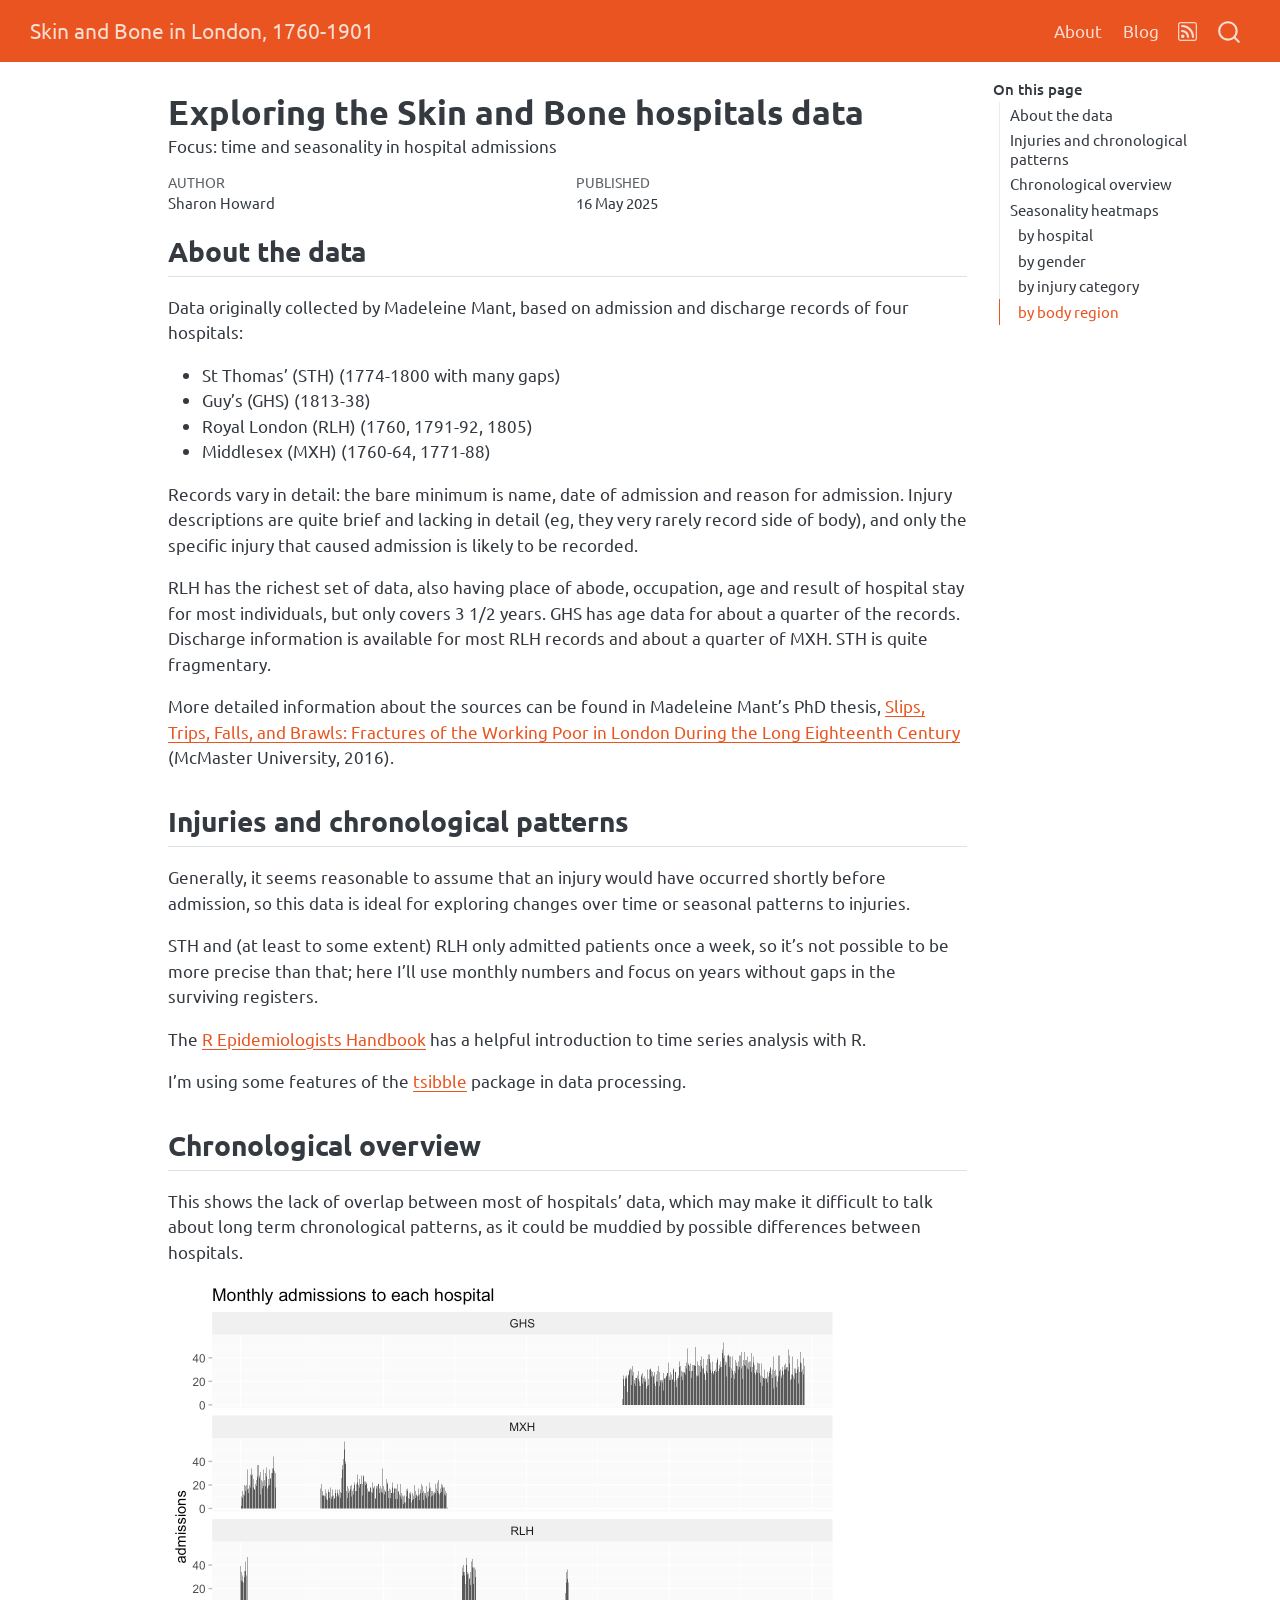
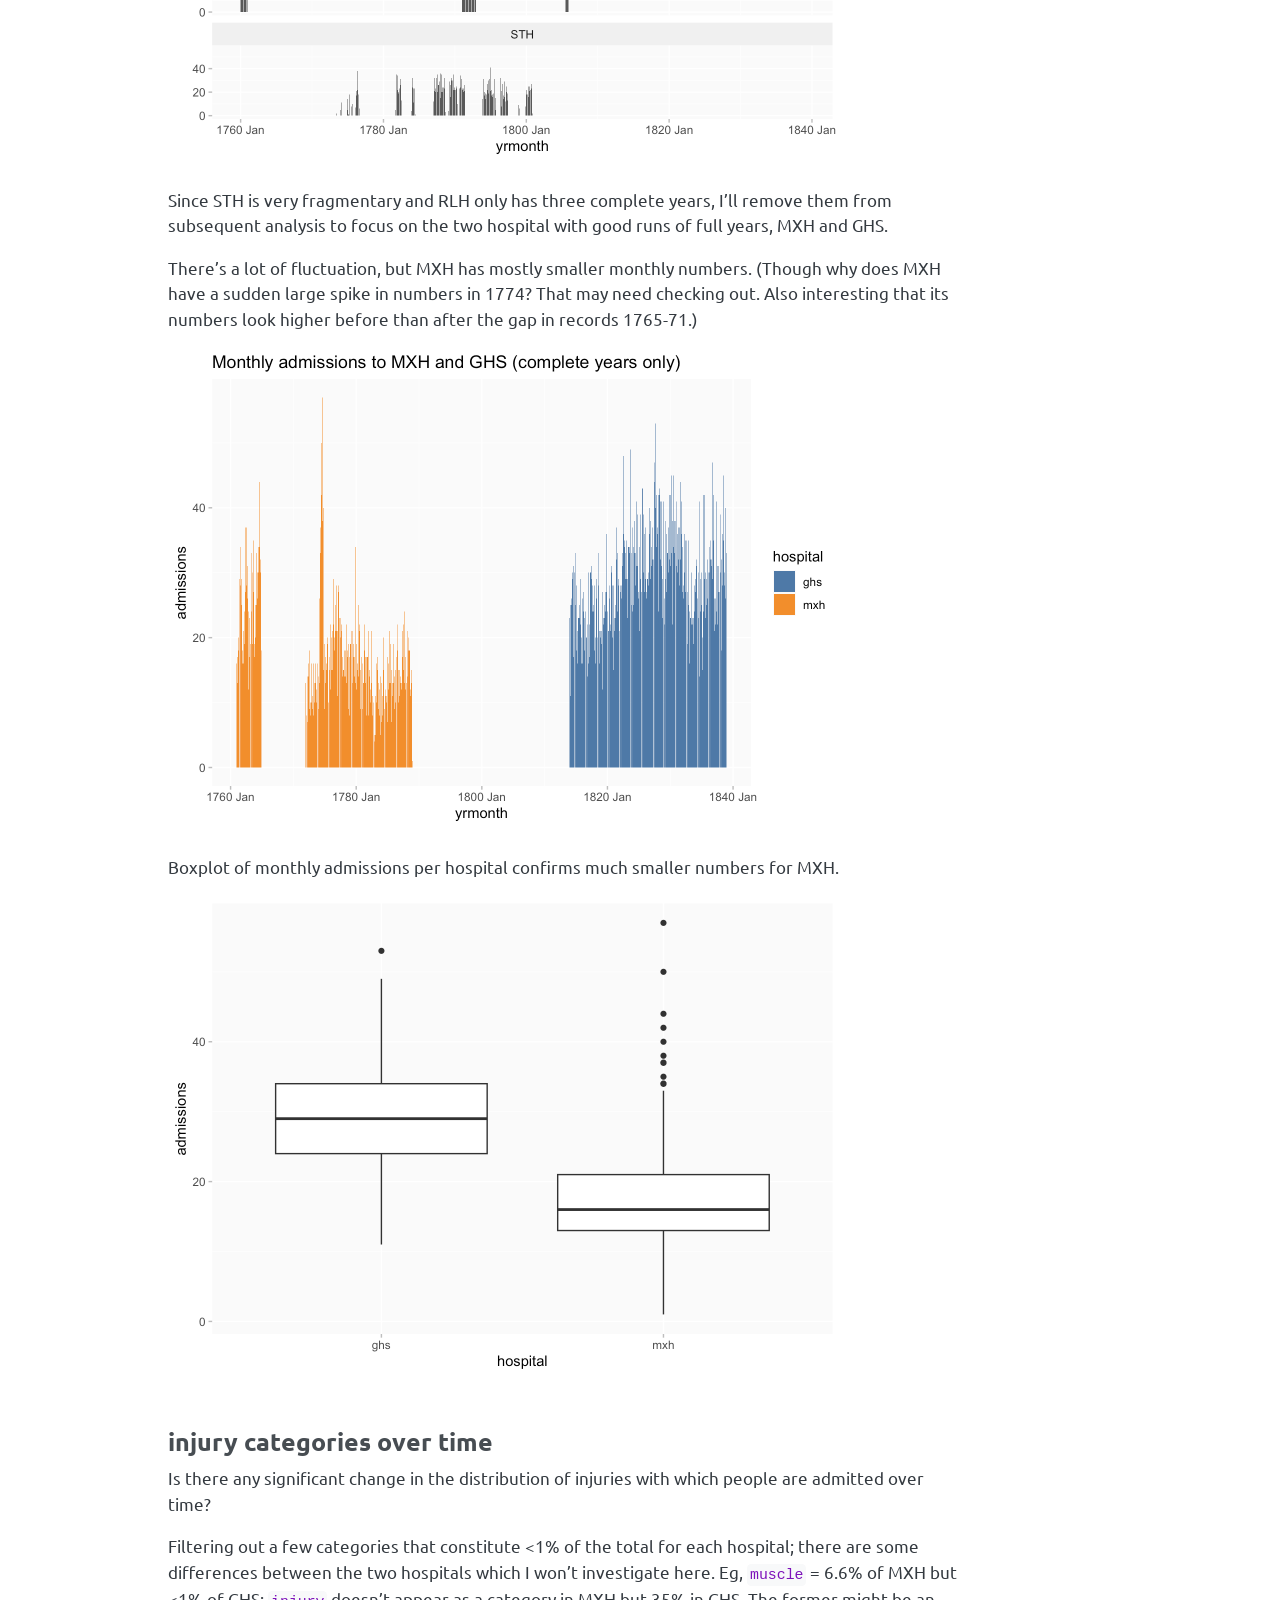
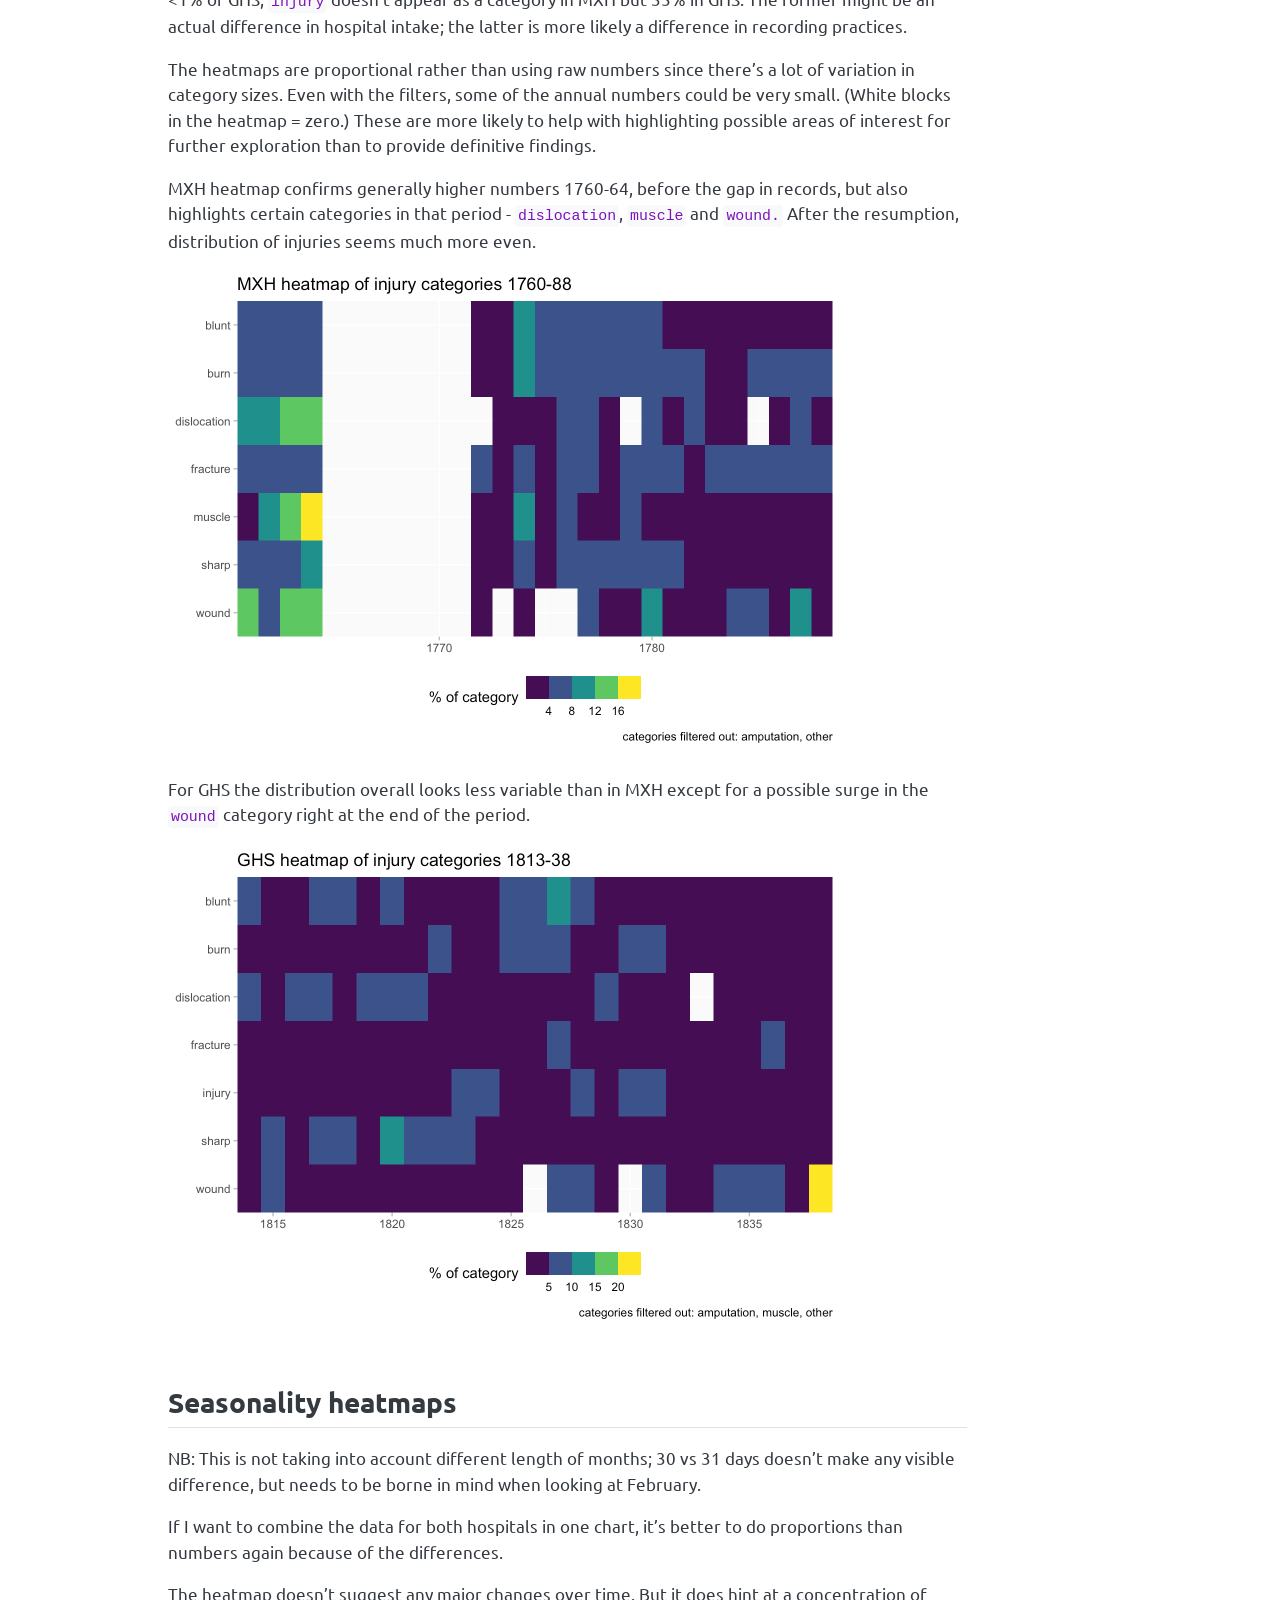
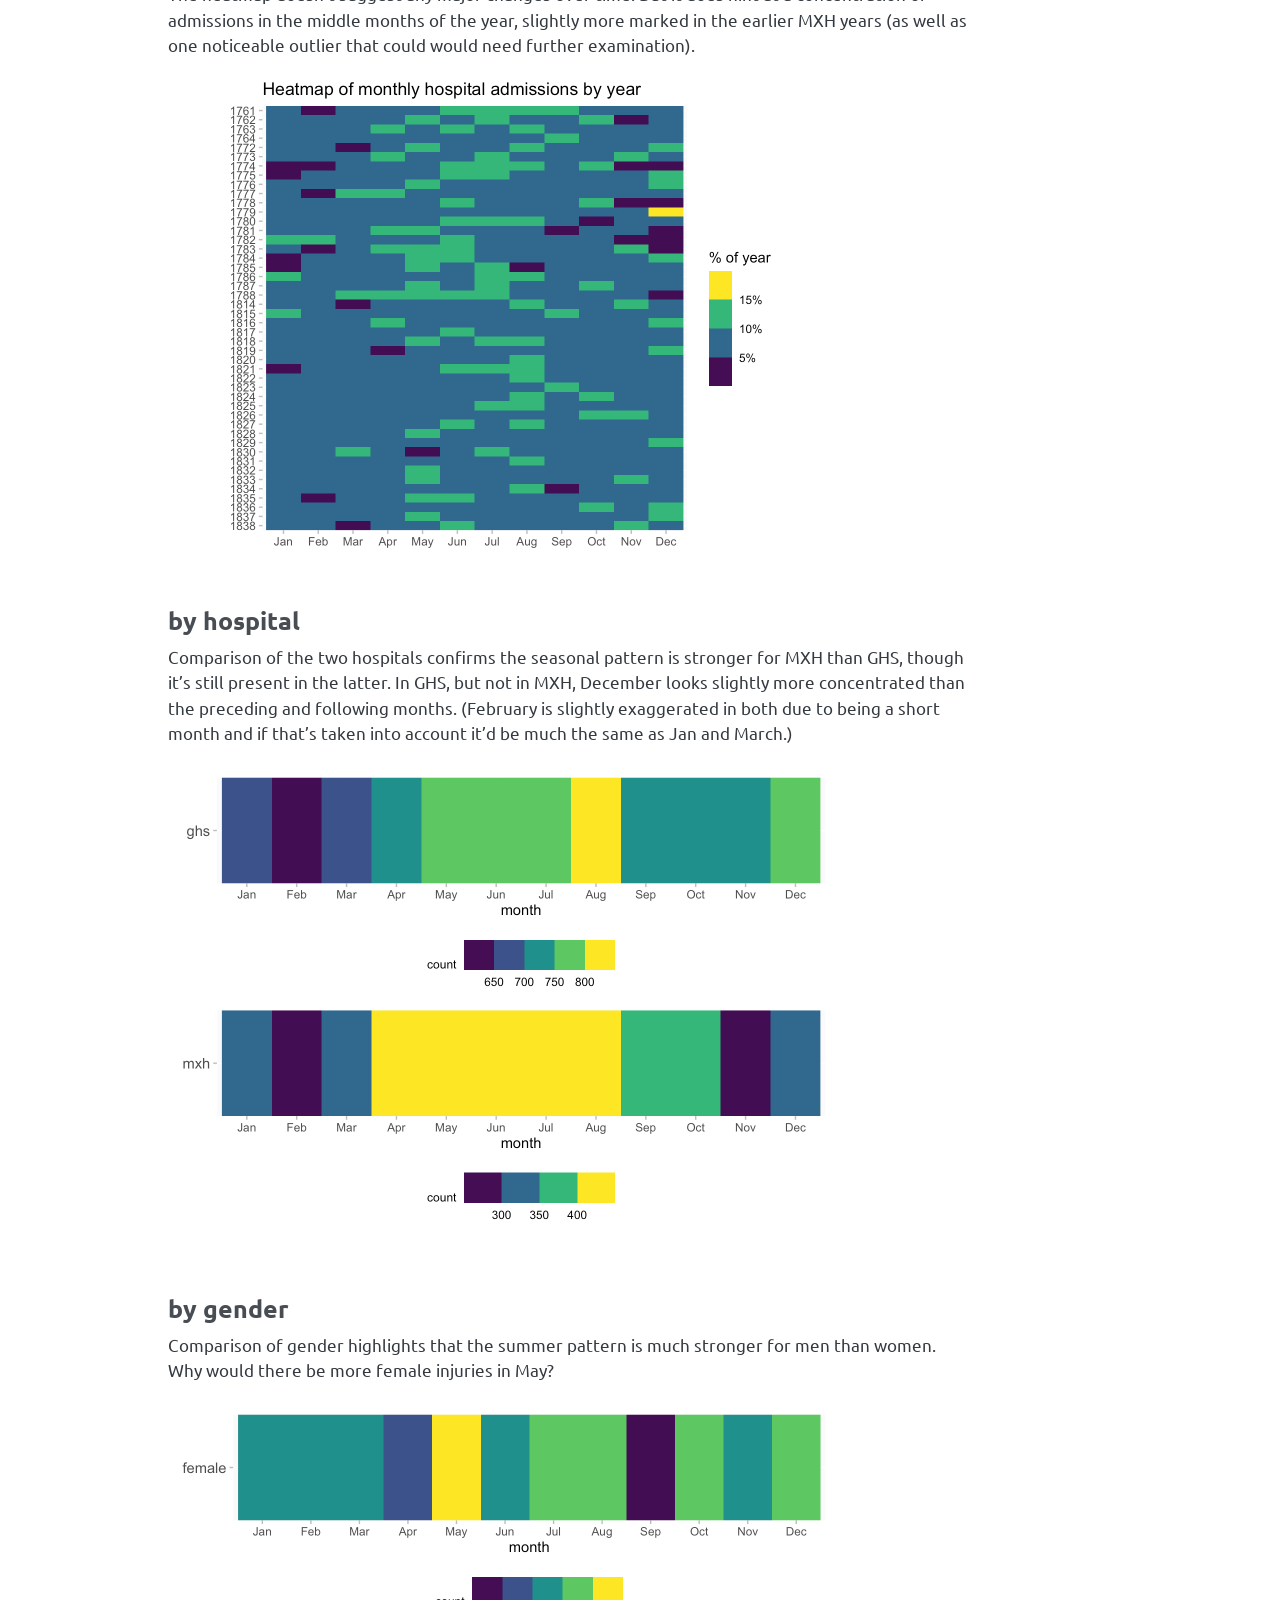
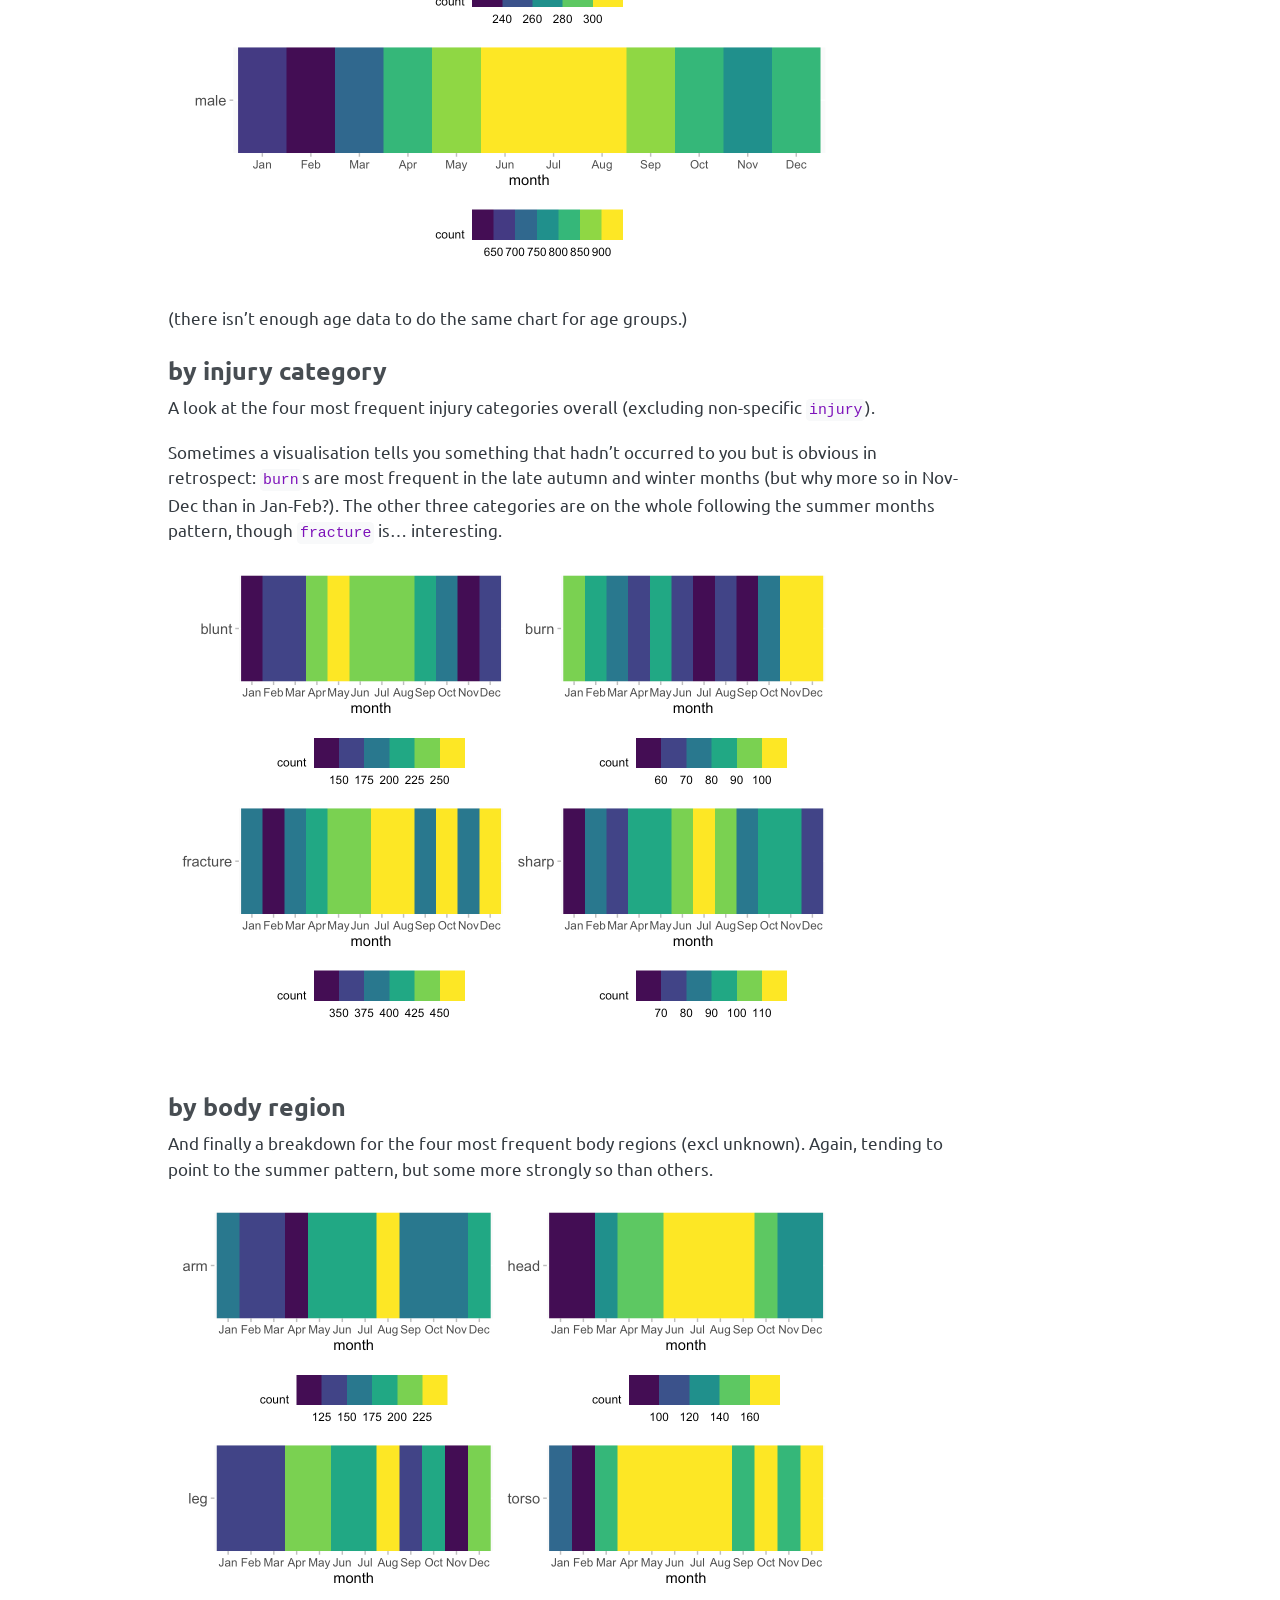
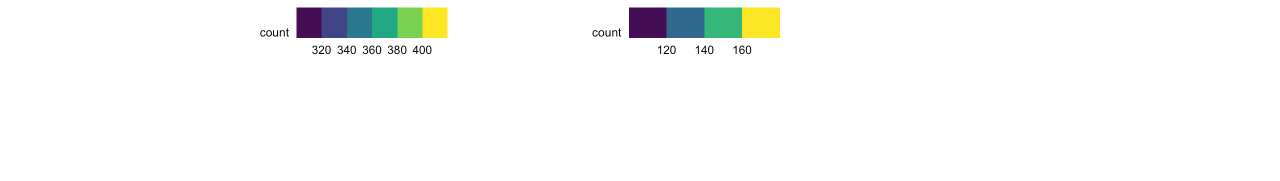
<file: docs/posts/hospitals/index.html>
<!DOCTYPE html>
<html xmlns="http://www.w3.org/1999/xhtml" lang="en" xml:lang="en"><head>

<meta charset="utf-8">
<meta name="generator" content="quarto-1.7.32">

<meta name="viewport" content="width=device-width, initial-scale=1.0, user-scalable=yes">

<meta name="author" content="Sharon Howard">
<meta name="dcterms.date" content="2025-05-16">
<meta name="description" content="Focus: time and seasonality in hospital admissions">

<title>Exploring the Skin and Bone hospitals data – Skin and Bone in London, 1760-1901</title>
<style>
code{white-space: pre-wrap;}
span.smallcaps{font-variant: small-caps;}
div.columns{display: flex; gap: min(4vw, 1.5em);}
div.column{flex: auto; overflow-x: auto;}
div.hanging-indent{margin-left: 1.5em; text-indent: -1.5em;}
ul.task-list{list-style: none;}
ul.task-list li input[type="checkbox"] {
  width: 0.8em;
  margin: 0 0.8em 0.2em -1em; /* quarto-specific, see https://github.com/quarto-dev/quarto-cli/issues/4556 */ 
  vertical-align: middle;
}
</style>


<script src="../../site_libs/quarto-nav/quarto-nav.js"></script>
<script src="../../site_libs/quarto-nav/headroom.min.js"></script>
<script src="../../site_libs/clipboard/clipboard.min.js"></script>
<script src="../../site_libs/quarto-search/autocomplete.umd.js"></script>
<script src="../../site_libs/quarto-search/fuse.min.js"></script>
<script src="../../site_libs/quarto-search/quarto-search.js"></script>
<meta name="quarto:offset" content="../../">
<link href="../../favicon.jpg" rel="icon" type="image/jpeg">
<script src="../../site_libs/quarto-html/quarto.js" type="module"></script>
<script src="../../site_libs/quarto-html/tabsets/tabsets.js" type="module"></script>
<script src="../../site_libs/quarto-html/popper.min.js"></script>
<script src="../../site_libs/quarto-html/tippy.umd.min.js"></script>
<script src="../../site_libs/quarto-html/anchor.min.js"></script>
<link href="../../site_libs/quarto-html/tippy.css" rel="stylesheet">
<link href="../../site_libs/quarto-html/quarto-syntax-highlighting-37eea08aefeeee20ff55810ff984fec1.css" rel="stylesheet" id="quarto-text-highlighting-styles">
<script src="../../site_libs/bootstrap/bootstrap.min.js"></script>
<link href="../../site_libs/bootstrap/bootstrap-icons.css" rel="stylesheet">
<link href="../../site_libs/bootstrap/bootstrap-434a87f1a65cf5564e22d224e5738d6d.min.css" rel="stylesheet" append-hash="true" id="quarto-bootstrap" data-mode="light">
<script id="quarto-search-options" type="application/json">{
  "location": "navbar",
  "copy-button": false,
  "collapse-after": 3,
  "panel-placement": "end",
  "type": "overlay",
  "limit": 50,
  "keyboard-shortcut": [
    "f",
    "/",
    "s"
  ],
  "show-item-context": false,
  "language": {
    "search-no-results-text": "No results",
    "search-matching-documents-text": "matching documents",
    "search-copy-link-title": "Copy link to search",
    "search-hide-matches-text": "Hide additional matches",
    "search-more-match-text": "more match in this document",
    "search-more-matches-text": "more matches in this document",
    "search-clear-button-title": "Clear",
    "search-text-placeholder": "",
    "search-detached-cancel-button-title": "Cancel",
    "search-submit-button-title": "Submit",
    "search-label": "Search"
  }
}</script>


<link rel="stylesheet" href="../../styles.css">
</head>

<body class="nav-fixed quarto-light">

<div id="quarto-search-results"></div>
  <header id="quarto-header" class="headroom fixed-top">
    <nav class="navbar navbar-expand-lg " data-bs-theme="dark">
      <div class="navbar-container container-fluid">
      <div class="navbar-brand-container mx-auto">
    <a class="navbar-brand" href="../../index.html">
    <span class="navbar-title">Skin and Bone in London, 1760-1901</span>
    </a>
  </div>
            <div id="quarto-search" class="" title="Search"></div>
          <button class="navbar-toggler" type="button" data-bs-toggle="collapse" data-bs-target="#navbarCollapse" aria-controls="navbarCollapse" role="menu" aria-expanded="false" aria-label="Toggle navigation" onclick="if (window.quartoToggleHeadroom) { window.quartoToggleHeadroom(); }">
  <span class="navbar-toggler-icon"></span>
</button>
          <div class="collapse navbar-collapse" id="navbarCollapse">
            <ul class="navbar-nav navbar-nav-scroll ms-auto">
  <li class="nav-item">
    <a class="nav-link" href="../../about.html"> 
<span class="menu-text">About</span></a>
  </li>  
  <li class="nav-item">
    <a class="nav-link" href="../../blog.html"> 
<span class="menu-text">Blog</span></a>
  </li>  
  <li class="nav-item compact">
    <a class="nav-link" href="../../blog.xml"> <i class="bi bi-rss" role="img">
</i> 
<span class="menu-text"></span></a>
  </li>  
</ul>
          </div> <!-- /navcollapse -->
            <div class="quarto-navbar-tools">
</div>
      </div> <!-- /container-fluid -->
    </nav>
</header>
<!-- content -->
<div id="quarto-content" class="quarto-container page-columns page-rows-contents page-layout-article page-navbar">
<!-- sidebar -->
<!-- margin-sidebar -->
    <div id="quarto-margin-sidebar" class="sidebar margin-sidebar">
        <nav id="TOC" role="doc-toc" class="toc-active">
    <h2 id="toc-title">On this page</h2>
   
  <ul>
  <li><a href="#about-the-data" id="toc-about-the-data" class="nav-link active" data-scroll-target="#about-the-data">About the data</a></li>
  <li><a href="#injuries-and-chronological-patterns" id="toc-injuries-and-chronological-patterns" class="nav-link" data-scroll-target="#injuries-and-chronological-patterns">Injuries and chronological patterns</a></li>
  <li><a href="#chronological-overview" id="toc-chronological-overview" class="nav-link" data-scroll-target="#chronological-overview">Chronological overview</a>
  <ul class="collapse">
  <li><a href="#injury-categories-over-time" id="toc-injury-categories-over-time" class="nav-link" data-scroll-target="#injury-categories-over-time">injury categories over time</a></li>
  </ul></li>
  <li><a href="#seasonality-heatmaps" id="toc-seasonality-heatmaps" class="nav-link" data-scroll-target="#seasonality-heatmaps">Seasonality heatmaps</a>
  <ul class="collapse">
  <li><a href="#by-hospital" id="toc-by-hospital" class="nav-link" data-scroll-target="#by-hospital">by hospital</a></li>
  <li><a href="#by-gender" id="toc-by-gender" class="nav-link" data-scroll-target="#by-gender">by gender</a></li>
  <li><a href="#by-injury-category" id="toc-by-injury-category" class="nav-link" data-scroll-target="#by-injury-category">by injury category</a></li>
  <li><a href="#by-body-region" id="toc-by-body-region" class="nav-link" data-scroll-target="#by-body-region">by body region</a></li>
  </ul></li>
  </ul>
</nav>
    </div>
<!-- main -->
<main class="content" id="quarto-document-content">

<header id="title-block-header" class="quarto-title-block default">
<div class="quarto-title">
<h1 class="title">Exploring the Skin and Bone hospitals data</h1>
</div>

<div>
  <div class="description">
    Focus: time and seasonality in hospital admissions
  </div>
</div>


<div class="quarto-title-meta">

    <div>
    <div class="quarto-title-meta-heading">Author</div>
    <div class="quarto-title-meta-contents">
             <p>Sharon Howard </p>
          </div>
  </div>
    
    <div>
    <div class="quarto-title-meta-heading">Published</div>
    <div class="quarto-title-meta-contents">
      <p class="date">16 May 2025</p>
    </div>
  </div>
  
    
  </div>
  


</header>


<section id="about-the-data" class="level2">
<h2 class="anchored" data-anchor-id="about-the-data">About the data</h2>
<p>Data originally collected by Madeleine Mant, based on admission and discharge records of four hospitals:</p>
<ul>
<li>St Thomas’ (STH) (1774-1800 with many gaps)</li>
<li>Guy’s (GHS) (1813-38)</li>
<li>Royal London (RLH) (1760, 1791-92, 1805)</li>
<li>Middlesex (MXH) (1760-64, 1771-88)</li>
</ul>
<p>Records vary in detail: the bare minimum is name, date of admission and reason for admission. Injury descriptions are quite brief and lacking in detail (eg, they very rarely record side of body), and only the specific injury that caused admission is likely to be recorded.</p>
<p>RLH has the richest set of data, also having place of abode, occupation, age and result of hospital stay for most individuals, but only covers 3 1/2 years. GHS has age data for about a quarter of the records. Discharge information is available for most RLH records and about a quarter of MXH. STH is quite fragmentary.</p>
<p>More detailed information about the sources can be found in Madeleine Mant’s PhD thesis, <a href="https://macsphere.mcmaster.ca/handle/11375/20026">Slips, Trips, Falls, and Brawls: Fractures of the Working Poor in London During the Long Eighteenth Century</a> (McMaster University, 2016).</p>
</section>
<section id="injuries-and-chronological-patterns" class="level2">
<h2 class="anchored" data-anchor-id="injuries-and-chronological-patterns">Injuries and chronological patterns</h2>
<p>Generally, it seems reasonable to assume that an injury would have occurred shortly before admission, so this data is ideal for exploring changes over time or seasonal patterns to injuries.</p>
<p>STH and (at least to some extent) RLH only admitted patients once a week, so it’s not possible to be more precise than that; here I’ll use monthly numbers and focus on years without gaps in the surviving registers.</p>
<p>The <a href="https://epirhandbook.com/en/new_pages/time_series.html">R Epidemiologists Handbook</a> has a helpful introduction to time series analysis with R.</p>
<p>I’m using some features of the <a href="https://tsibble.tidyverts.org/">tsibble</a> package in data processing.</p>
</section>
<section id="chronological-overview" class="level2">
<h2 class="anchored" data-anchor-id="chronological-overview">Chronological overview</h2>
<p>This shows the lack of overlap between most of hospitals’ data, which may make it difficult to talk about long term chronological patterns, as it could be muddied by possible differences between hospitals.</p>
<div class="cell">
<div class="cell-output-display">
<div>
<figure class="figure">
<p><img src="index_files/figure-html/unnamed-chunk-2-1.png" class="img-fluid figure-img" width="672"></p>
</figure>
</div>
</div>
</div>
<p>Since STH is very fragmentary and RLH only has three complete years, I’ll remove them from subsequent analysis to focus on the two hospital with good runs of full years, MXH and GHS.</p>
<p>There’s a lot of fluctuation, but MXH has mostly smaller monthly numbers. (Though why does MXH have a sudden large spike in numbers in 1774? That may need checking out. Also interesting that its numbers look higher before than after the gap in records 1765-71.)</p>
<div class="cell">
<div class="cell-output-display">
<div>
<figure class="figure">
<p><img src="index_files/figure-html/unnamed-chunk-3-1.png" class="img-fluid figure-img" width="672"></p>
</figure>
</div>
</div>
</div>
<p>Boxplot of monthly admissions per hospital confirms much smaller numbers for MXH.</p>
<div class="cell">
<div class="cell-output-display">
<div>
<figure class="figure">
<p><img src="index_files/figure-html/unnamed-chunk-4-1.png" class="img-fluid figure-img" width="672"></p>
</figure>
</div>
</div>
</div>
<section id="injury-categories-over-time" class="level3">
<h3 class="anchored" data-anchor-id="injury-categories-over-time">injury categories over time</h3>
<p>Is there any significant change in the distribution of injuries with which people are admitted over time?</p>
<p>Filtering out a few categories that constitute &lt;1% of the total for each hospital; there are some differences between the two hospitals which I won’t investigate here. Eg, <code>muscle</code> = 6.6% of MXH but &lt;1% of GHS; <code>injury</code> doesn’t appear as a category in MXH but 35% in GHS. The former might be an actual difference in hospital intake; the latter is more likely a difference in recording practices.</p>
<p>The heatmaps are proportional rather than using raw numbers since there’s a lot of variation in category sizes. Even with the filters, some of the annual numbers could be very small. (White blocks in the heatmap = zero.) These are more likely to help with highlighting possible areas of interest for further exploration than to provide definitive findings.</p>
<p>MXH heatmap confirms generally higher numbers 1760-64, before the gap in records, but also highlights certain categories in that period - <code>dislocation</code>, <code>muscle</code> and <code>wound.</code> After the resumption, distribution of injuries seems much more even.</p>
<div class="cell">
<div class="cell-output-display">
<div>
<figure class="figure">
<p><img src="index_files/figure-html/unnamed-chunk-6-1.png" class="img-fluid figure-img" width="672"></p>
</figure>
</div>
</div>
</div>
<p>For GHS the distribution overall looks less variable than in MXH except for a possible surge in the <code>wound</code> category right at the end of the period.</p>
<div class="cell">
<div class="cell-output-display">
<div>
<figure class="figure">
<p><img src="index_files/figure-html/unnamed-chunk-8-1.png" class="img-fluid figure-img" width="672"></p>
</figure>
</div>
</div>
</div>
</section>
</section>
<section id="seasonality-heatmaps" class="level2">
<h2 class="anchored" data-anchor-id="seasonality-heatmaps">Seasonality heatmaps</h2>
<p>NB: This is not taking into account different length of months; 30 vs 31 days doesn’t make any visible difference, but needs to be borne in mind when looking at February.</p>
<p>If I want to combine the data for both hospitals in one chart, it’s better to do proportions than numbers again because of the differences.</p>
<p>The heatmap doesn’t suggest any major changes over time. But it does hint at a concentration of admissions in the middle months of the year, slightly more marked in the earlier MXH years (as well as one noticeable outlier that could would need further examination).</p>
<div class="cell">
<div class="cell-output-display">
<div>
<figure class="figure">
<p><img src="index_files/figure-html/unnamed-chunk-13-1.png" class="img-fluid figure-img" width="672"></p>
</figure>
</div>
</div>
</div>
<section id="by-hospital" class="level3">
<h3 class="anchored" data-anchor-id="by-hospital">by hospital</h3>
<p>Comparison of the two hospitals confirms the seasonal pattern is stronger for MXH than GHS, though it’s still present in the latter. In GHS, but not in MXH, December looks slightly more concentrated than the preceding and following months. (February is slightly exaggerated in both due to being a short month and if that’s taken into account it’d be much the same as Jan and March.)</p>
<div class="cell">
<div class="cell-output-display">
<div>
<figure class="figure">
<p><img src="index_files/figure-html/unnamed-chunk-15-1.png" class="img-fluid figure-img" width="672"></p>
</figure>
</div>
</div>
</div>
</section>
<section id="by-gender" class="level3">
<h3 class="anchored" data-anchor-id="by-gender">by gender</h3>
<p>Comparison of gender highlights that the summer pattern is much stronger for men than women. Why would there be more female injuries in May?</p>
<div class="cell">
<div class="cell-output-display">
<div>
<figure class="figure">
<p><img src="index_files/figure-html/unnamed-chunk-16-1.png" class="img-fluid figure-img" width="672"></p>
</figure>
</div>
</div>
</div>
<p>(there isn’t enough age data to do the same chart for age groups.)</p>
</section>
<section id="by-injury-category" class="level3">
<h3 class="anchored" data-anchor-id="by-injury-category">by injury category</h3>
<p>A look at the four most frequent injury categories overall (excluding non-specific <code>injury</code>).</p>
<p>Sometimes a visualisation tells you something that hadn’t occurred to you but is obvious in retrospect: <code>burn</code>s are most frequent in the late autumn and winter months (but why more so in Nov-Dec than in Jan-Feb?). The other three categories are on the whole following the summer months pattern, though <code>fracture</code> is… interesting.</p>
<div class="cell">
<div class="cell-output-display">
<div>
<figure class="figure">
<p><img src="index_files/figure-html/unnamed-chunk-18-1.png" class="img-fluid figure-img" width="672"></p>
</figure>
</div>
</div>
</div>
</section>
<section id="by-body-region" class="level3">
<h3 class="anchored" data-anchor-id="by-body-region">by body region</h3>
<p>And finally a breakdown for the four most frequent body regions (excl unknown). Again, tending to point to the summer pattern, but some more strongly so than others.</p>
<div class="cell">
<div class="cell-output-display">
<div>
<figure class="figure">
<p><img src="index_files/figure-html/unnamed-chunk-19-1.png" class="img-fluid figure-img" width="672"></p>
</figure>
</div>
</div>
</div>


</section>
</section>

</main> <!-- /main -->
<script id="quarto-html-after-body" type="application/javascript">
  window.document.addEventListener("DOMContentLoaded", function (event) {
    const icon = "";
    const anchorJS = new window.AnchorJS();
    anchorJS.options = {
      placement: 'right',
      icon: icon
    };
    anchorJS.add('.anchored');
    const isCodeAnnotation = (el) => {
      for (const clz of el.classList) {
        if (clz.startsWith('code-annotation-')) {                     
          return true;
        }
      }
      return false;
    }
    const onCopySuccess = function(e) {
      // button target
      const button = e.trigger;
      // don't keep focus
      button.blur();
      // flash "checked"
      button.classList.add('code-copy-button-checked');
      var currentTitle = button.getAttribute("title");
      button.setAttribute("title", "Copied!");
      let tooltip;
      if (window.bootstrap) {
        button.setAttribute("data-bs-toggle", "tooltip");
        button.setAttribute("data-bs-placement", "left");
        button.setAttribute("data-bs-title", "Copied!");
        tooltip = new bootstrap.Tooltip(button, 
          { trigger: "manual", 
            customClass: "code-copy-button-tooltip",
            offset: [0, -8]});
        tooltip.show();    
      }
      setTimeout(function() {
        if (tooltip) {
          tooltip.hide();
          button.removeAttribute("data-bs-title");
          button.removeAttribute("data-bs-toggle");
          button.removeAttribute("data-bs-placement");
        }
        button.setAttribute("title", currentTitle);
        button.classList.remove('code-copy-button-checked');
      }, 1000);
      // clear code selection
      e.clearSelection();
    }
    const getTextToCopy = function(trigger) {
        const codeEl = trigger.previousElementSibling.cloneNode(true);
        for (const childEl of codeEl.children) {
          if (isCodeAnnotation(childEl)) {
            childEl.remove();
          }
        }
        return codeEl.innerText;
    }
    const clipboard = new window.ClipboardJS('.code-copy-button:not([data-in-quarto-modal])', {
      text: getTextToCopy
    });
    clipboard.on('success', onCopySuccess);
    if (window.document.getElementById('quarto-embedded-source-code-modal')) {
      const clipboardModal = new window.ClipboardJS('.code-copy-button[data-in-quarto-modal]', {
        text: getTextToCopy,
        container: window.document.getElementById('quarto-embedded-source-code-modal')
      });
      clipboardModal.on('success', onCopySuccess);
    }
      var localhostRegex = new RegExp(/^(?:http|https):\/\/localhost\:?[0-9]*\//);
      var mailtoRegex = new RegExp(/^mailto:/);
        var filterRegex = new RegExp("https:\/\/skin-and-bone-in-london-1760-1901\.github\.io\/");
      var isInternal = (href) => {
          return filterRegex.test(href) || localhostRegex.test(href) || mailtoRegex.test(href);
      }
      // Inspect non-navigation links and adorn them if external
     var links = window.document.querySelectorAll('a[href]:not(.nav-link):not(.navbar-brand):not(.toc-action):not(.sidebar-link):not(.sidebar-item-toggle):not(.pagination-link):not(.no-external):not([aria-hidden]):not(.dropdown-item):not(.quarto-navigation-tool):not(.about-link)');
      for (var i=0; i<links.length; i++) {
        const link = links[i];
        if (!isInternal(link.href)) {
          // undo the damage that might have been done by quarto-nav.js in the case of
          // links that we want to consider external
          if (link.dataset.originalHref !== undefined) {
            link.href = link.dataset.originalHref;
          }
        }
      }
    function tippyHover(el, contentFn, onTriggerFn, onUntriggerFn) {
      const config = {
        allowHTML: true,
        maxWidth: 500,
        delay: 100,
        arrow: false,
        appendTo: function(el) {
            return el.parentElement;
        },
        interactive: true,
        interactiveBorder: 10,
        theme: 'quarto',
        placement: 'bottom-start',
      };
      if (contentFn) {
        config.content = contentFn;
      }
      if (onTriggerFn) {
        config.onTrigger = onTriggerFn;
      }
      if (onUntriggerFn) {
        config.onUntrigger = onUntriggerFn;
      }
      window.tippy(el, config); 
    }
    const noterefs = window.document.querySelectorAll('a[role="doc-noteref"]');
    for (var i=0; i<noterefs.length; i++) {
      const ref = noterefs[i];
      tippyHover(ref, function() {
        // use id or data attribute instead here
        let href = ref.getAttribute('data-footnote-href') || ref.getAttribute('href');
        try { href = new URL(href).hash; } catch {}
        const id = href.replace(/^#\/?/, "");
        const note = window.document.getElementById(id);
        if (note) {
          return note.innerHTML;
        } else {
          return "";
        }
      });
    }
    const xrefs = window.document.querySelectorAll('a.quarto-xref');
    const processXRef = (id, note) => {
      // Strip column container classes
      const stripColumnClz = (el) => {
        el.classList.remove("page-full", "page-columns");
        if (el.children) {
          for (const child of el.children) {
            stripColumnClz(child);
          }
        }
      }
      stripColumnClz(note)
      if (id === null || id.startsWith('sec-')) {
        // Special case sections, only their first couple elements
        const container = document.createElement("div");
        if (note.children && note.children.length > 2) {
          container.appendChild(note.children[0].cloneNode(true));
          for (let i = 1; i < note.children.length; i++) {
            const child = note.children[i];
            if (child.tagName === "P" && child.innerText === "") {
              continue;
            } else {
              container.appendChild(child.cloneNode(true));
              break;
            }
          }
          if (window.Quarto?.typesetMath) {
            window.Quarto.typesetMath(container);
          }
          return container.innerHTML
        } else {
          if (window.Quarto?.typesetMath) {
            window.Quarto.typesetMath(note);
          }
          return note.innerHTML;
        }
      } else {
        // Remove any anchor links if they are present
        const anchorLink = note.querySelector('a.anchorjs-link');
        if (anchorLink) {
          anchorLink.remove();
        }
        if (window.Quarto?.typesetMath) {
          window.Quarto.typesetMath(note);
        }
        if (note.classList.contains("callout")) {
          return note.outerHTML;
        } else {
          return note.innerHTML;
        }
      }
    }
    for (var i=0; i<xrefs.length; i++) {
      const xref = xrefs[i];
      tippyHover(xref, undefined, function(instance) {
        instance.disable();
        let url = xref.getAttribute('href');
        let hash = undefined; 
        if (url.startsWith('#')) {
          hash = url;
        } else {
          try { hash = new URL(url).hash; } catch {}
        }
        if (hash) {
          const id = hash.replace(/^#\/?/, "");
          const note = window.document.getElementById(id);
          if (note !== null) {
            try {
              const html = processXRef(id, note.cloneNode(true));
              instance.setContent(html);
            } finally {
              instance.enable();
              instance.show();
            }
          } else {
            // See if we can fetch this
            fetch(url.split('#')[0])
            .then(res => res.text())
            .then(html => {
              const parser = new DOMParser();
              const htmlDoc = parser.parseFromString(html, "text/html");
              const note = htmlDoc.getElementById(id);
              if (note !== null) {
                const html = processXRef(id, note);
                instance.setContent(html);
              } 
            }).finally(() => {
              instance.enable();
              instance.show();
            });
          }
        } else {
          // See if we can fetch a full url (with no hash to target)
          // This is a special case and we should probably do some content thinning / targeting
          fetch(url)
          .then(res => res.text())
          .then(html => {
            const parser = new DOMParser();
            const htmlDoc = parser.parseFromString(html, "text/html");
            const note = htmlDoc.querySelector('main.content');
            if (note !== null) {
              // This should only happen for chapter cross references
              // (since there is no id in the URL)
              // remove the first header
              if (note.children.length > 0 && note.children[0].tagName === "HEADER") {
                note.children[0].remove();
              }
              const html = processXRef(null, note);
              instance.setContent(html);
            } 
          }).finally(() => {
            instance.enable();
            instance.show();
          });
        }
      }, function(instance) {
      });
    }
        let selectedAnnoteEl;
        const selectorForAnnotation = ( cell, annotation) => {
          let cellAttr = 'data-code-cell="' + cell + '"';
          let lineAttr = 'data-code-annotation="' +  annotation + '"';
          const selector = 'span[' + cellAttr + '][' + lineAttr + ']';
          return selector;
        }
        const selectCodeLines = (annoteEl) => {
          const doc = window.document;
          const targetCell = annoteEl.getAttribute("data-target-cell");
          const targetAnnotation = annoteEl.getAttribute("data-target-annotation");
          const annoteSpan = window.document.querySelector(selectorForAnnotation(targetCell, targetAnnotation));
          const lines = annoteSpan.getAttribute("data-code-lines").split(",");
          const lineIds = lines.map((line) => {
            return targetCell + "-" + line;
          })
          let top = null;
          let height = null;
          let parent = null;
          if (lineIds.length > 0) {
              //compute the position of the single el (top and bottom and make a div)
              const el = window.document.getElementById(lineIds[0]);
              top = el.offsetTop;
              height = el.offsetHeight;
              parent = el.parentElement.parentElement;
            if (lineIds.length > 1) {
              const lastEl = window.document.getElementById(lineIds[lineIds.length - 1]);
              const bottom = lastEl.offsetTop + lastEl.offsetHeight;
              height = bottom - top;
            }
            if (top !== null && height !== null && parent !== null) {
              // cook up a div (if necessary) and position it 
              let div = window.document.getElementById("code-annotation-line-highlight");
              if (div === null) {
                div = window.document.createElement("div");
                div.setAttribute("id", "code-annotation-line-highlight");
                div.style.position = 'absolute';
                parent.appendChild(div);
              }
              div.style.top = top - 2 + "px";
              div.style.height = height + 4 + "px";
              div.style.left = 0;
              let gutterDiv = window.document.getElementById("code-annotation-line-highlight-gutter");
              if (gutterDiv === null) {
                gutterDiv = window.document.createElement("div");
                gutterDiv.setAttribute("id", "code-annotation-line-highlight-gutter");
                gutterDiv.style.position = 'absolute';
                const codeCell = window.document.getElementById(targetCell);
                const gutter = codeCell.querySelector('.code-annotation-gutter');
                gutter.appendChild(gutterDiv);
              }
              gutterDiv.style.top = top - 2 + "px";
              gutterDiv.style.height = height + 4 + "px";
            }
            selectedAnnoteEl = annoteEl;
          }
        };
        const unselectCodeLines = () => {
          const elementsIds = ["code-annotation-line-highlight", "code-annotation-line-highlight-gutter"];
          elementsIds.forEach((elId) => {
            const div = window.document.getElementById(elId);
            if (div) {
              div.remove();
            }
          });
          selectedAnnoteEl = undefined;
        };
          // Handle positioning of the toggle
      window.addEventListener(
        "resize",
        throttle(() => {
          elRect = undefined;
          if (selectedAnnoteEl) {
            selectCodeLines(selectedAnnoteEl);
          }
        }, 10)
      );
      function throttle(fn, ms) {
      let throttle = false;
      let timer;
        return (...args) => {
          if(!throttle) { // first call gets through
              fn.apply(this, args);
              throttle = true;
          } else { // all the others get throttled
              if(timer) clearTimeout(timer); // cancel #2
              timer = setTimeout(() => {
                fn.apply(this, args);
                timer = throttle = false;
              }, ms);
          }
        };
      }
        // Attach click handler to the DT
        const annoteDls = window.document.querySelectorAll('dt[data-target-cell]');
        for (const annoteDlNode of annoteDls) {
          annoteDlNode.addEventListener('click', (event) => {
            const clickedEl = event.target;
            if (clickedEl !== selectedAnnoteEl) {
              unselectCodeLines();
              const activeEl = window.document.querySelector('dt[data-target-cell].code-annotation-active');
              if (activeEl) {
                activeEl.classList.remove('code-annotation-active');
              }
              selectCodeLines(clickedEl);
              clickedEl.classList.add('code-annotation-active');
            } else {
              // Unselect the line
              unselectCodeLines();
              clickedEl.classList.remove('code-annotation-active');
            }
          });
        }
    const findCites = (el) => {
      const parentEl = el.parentElement;
      if (parentEl) {
        const cites = parentEl.dataset.cites;
        if (cites) {
          return {
            el,
            cites: cites.split(' ')
          };
        } else {
          return findCites(el.parentElement)
        }
      } else {
        return undefined;
      }
    };
    var bibliorefs = window.document.querySelectorAll('a[role="doc-biblioref"]');
    for (var i=0; i<bibliorefs.length; i++) {
      const ref = bibliorefs[i];
      const citeInfo = findCites(ref);
      if (citeInfo) {
        tippyHover(citeInfo.el, function() {
          var popup = window.document.createElement('div');
          citeInfo.cites.forEach(function(cite) {
            var citeDiv = window.document.createElement('div');
            citeDiv.classList.add('hanging-indent');
            citeDiv.classList.add('csl-entry');
            var biblioDiv = window.document.getElementById('ref-' + cite);
            if (biblioDiv) {
              citeDiv.innerHTML = biblioDiv.innerHTML;
            }
            popup.appendChild(citeDiv);
          });
          return popup.innerHTML;
        });
      }
    }
  });
  </script>
</div> <!-- /content -->




</body></html>
</file>
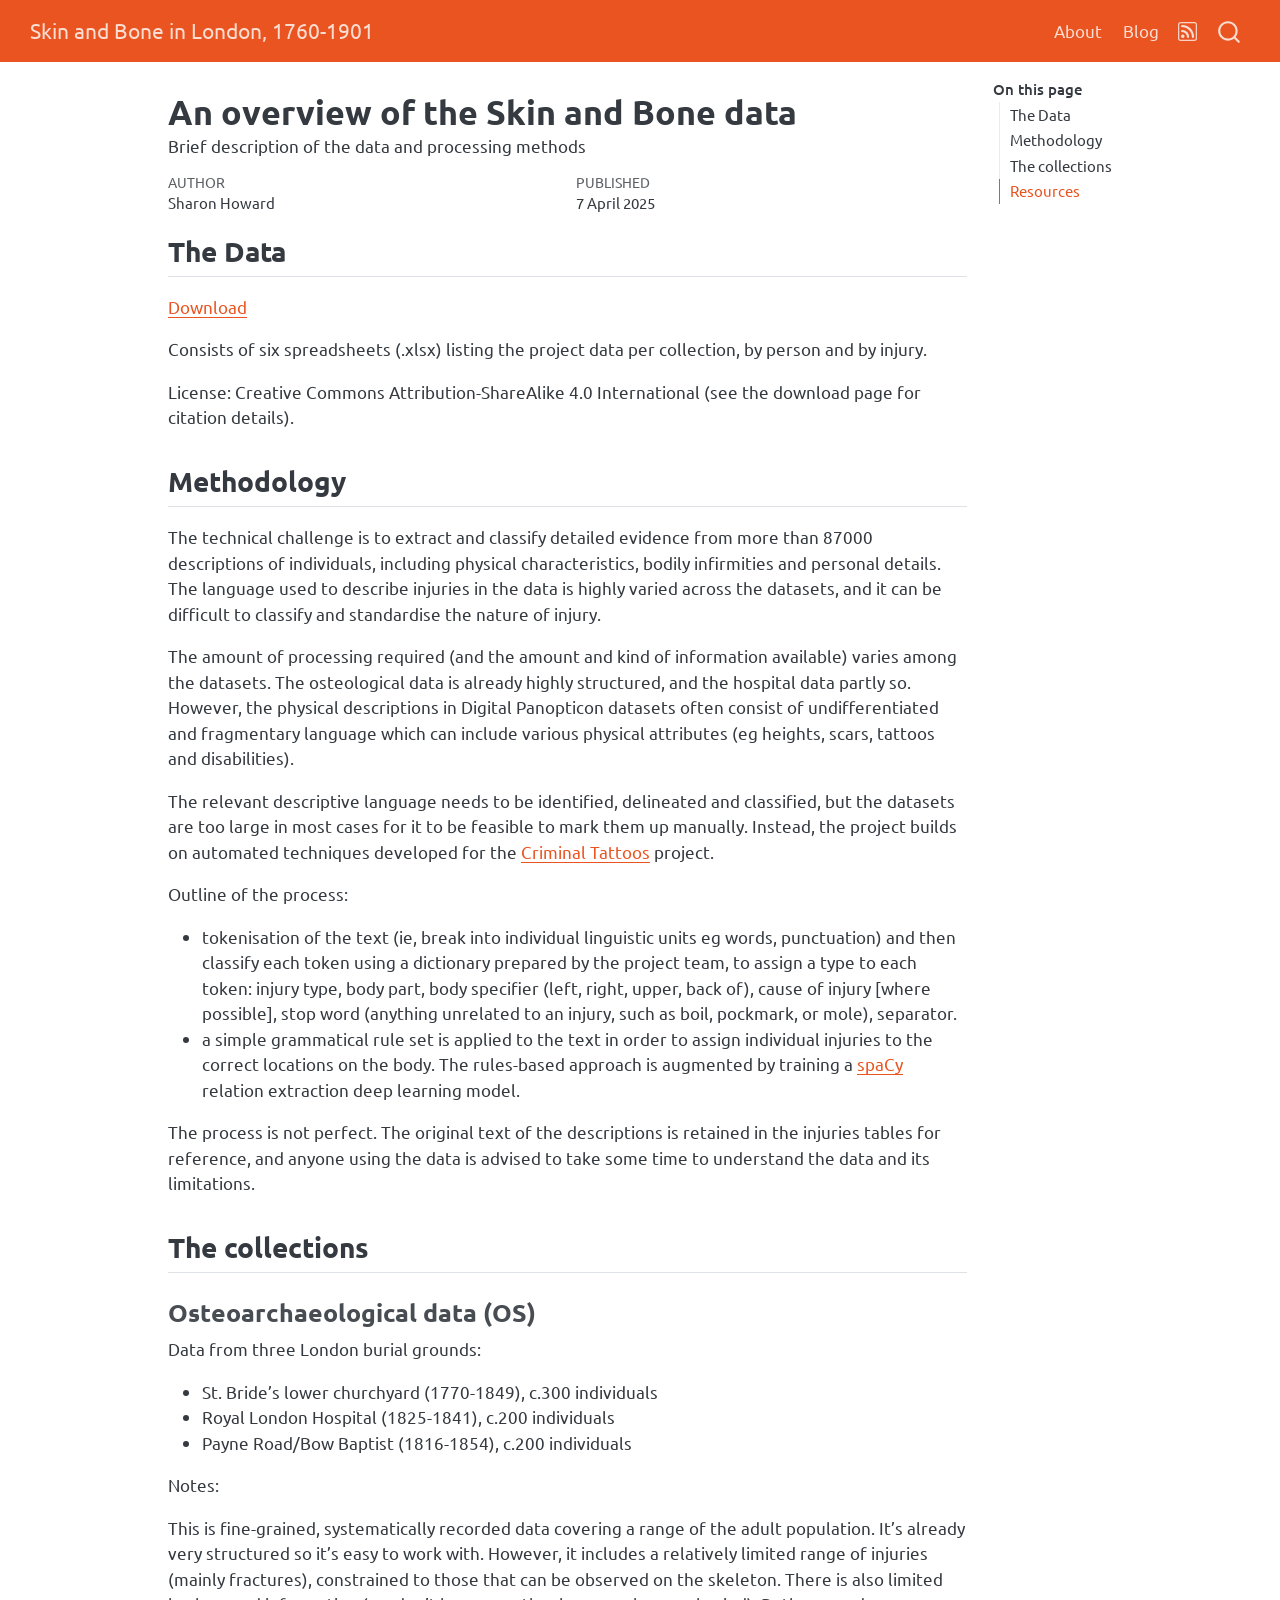
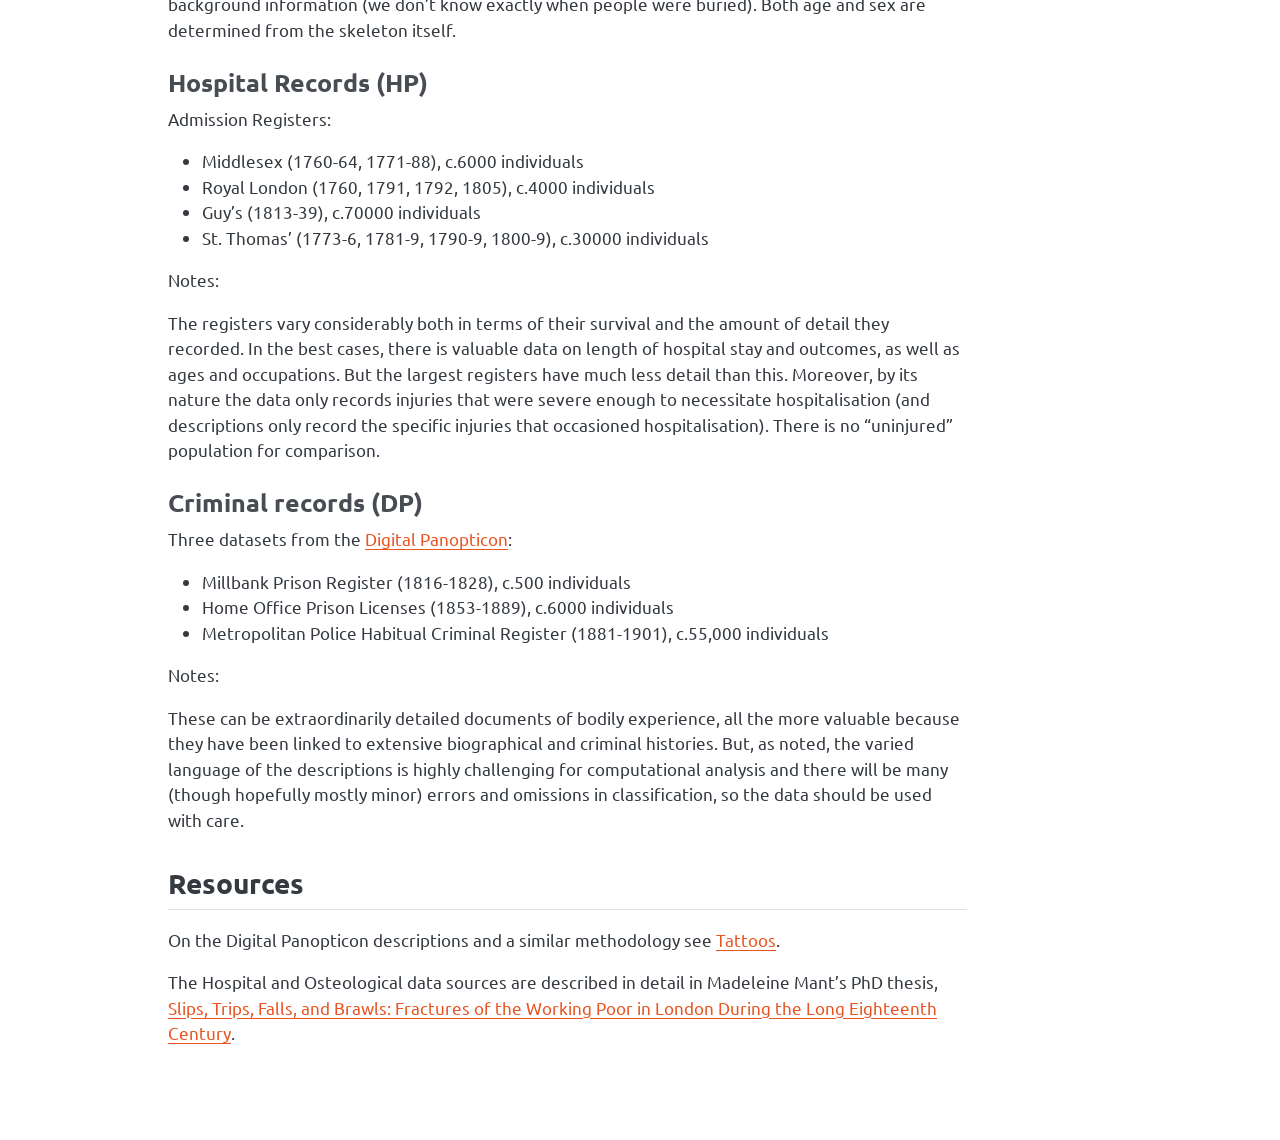
<file: docs/posts/introduction/index.html>
<!DOCTYPE html>
<html xmlns="http://www.w3.org/1999/xhtml" lang="en" xml:lang="en"><head>

<meta charset="utf-8">
<meta name="generator" content="quarto-1.7.32">

<meta name="viewport" content="width=device-width, initial-scale=1.0, user-scalable=yes">

<meta name="author" content="Sharon Howard">
<meta name="dcterms.date" content="2025-04-07">
<meta name="description" content="Brief description of the data and processing methods">

<title>An overview of the Skin and Bone data – Skin and Bone in London, 1760-1901</title>
<style>
code{white-space: pre-wrap;}
span.smallcaps{font-variant: small-caps;}
div.columns{display: flex; gap: min(4vw, 1.5em);}
div.column{flex: auto; overflow-x: auto;}
div.hanging-indent{margin-left: 1.5em; text-indent: -1.5em;}
ul.task-list{list-style: none;}
ul.task-list li input[type="checkbox"] {
  width: 0.8em;
  margin: 0 0.8em 0.2em -1em; /* quarto-specific, see https://github.com/quarto-dev/quarto-cli/issues/4556 */ 
  vertical-align: middle;
}
</style>


<script src="../../site_libs/quarto-nav/quarto-nav.js"></script>
<script src="../../site_libs/quarto-nav/headroom.min.js"></script>
<script src="../../site_libs/clipboard/clipboard.min.js"></script>
<script src="../../site_libs/quarto-search/autocomplete.umd.js"></script>
<script src="../../site_libs/quarto-search/fuse.min.js"></script>
<script src="../../site_libs/quarto-search/quarto-search.js"></script>
<meta name="quarto:offset" content="../../">
<link href="../../favicon.jpg" rel="icon" type="image/jpeg">
<script src="../../site_libs/quarto-html/quarto.js" type="module"></script>
<script src="../../site_libs/quarto-html/tabsets/tabsets.js" type="module"></script>
<script src="../../site_libs/quarto-html/popper.min.js"></script>
<script src="../../site_libs/quarto-html/tippy.umd.min.js"></script>
<script src="../../site_libs/quarto-html/anchor.min.js"></script>
<link href="../../site_libs/quarto-html/tippy.css" rel="stylesheet">
<link href="../../site_libs/quarto-html/quarto-syntax-highlighting-37eea08aefeeee20ff55810ff984fec1.css" rel="stylesheet" id="quarto-text-highlighting-styles">
<script src="../../site_libs/bootstrap/bootstrap.min.js"></script>
<link href="../../site_libs/bootstrap/bootstrap-icons.css" rel="stylesheet">
<link href="../../site_libs/bootstrap/bootstrap-434a87f1a65cf5564e22d224e5738d6d.min.css" rel="stylesheet" append-hash="true" id="quarto-bootstrap" data-mode="light">
<script id="quarto-search-options" type="application/json">{
  "location": "navbar",
  "copy-button": false,
  "collapse-after": 3,
  "panel-placement": "end",
  "type": "overlay",
  "limit": 50,
  "keyboard-shortcut": [
    "f",
    "/",
    "s"
  ],
  "show-item-context": false,
  "language": {
    "search-no-results-text": "No results",
    "search-matching-documents-text": "matching documents",
    "search-copy-link-title": "Copy link to search",
    "search-hide-matches-text": "Hide additional matches",
    "search-more-match-text": "more match in this document",
    "search-more-matches-text": "more matches in this document",
    "search-clear-button-title": "Clear",
    "search-text-placeholder": "",
    "search-detached-cancel-button-title": "Cancel",
    "search-submit-button-title": "Submit",
    "search-label": "Search"
  }
}</script>


<link rel="stylesheet" href="../../styles.css">
</head>

<body class="nav-fixed quarto-light">

<div id="quarto-search-results"></div>
  <header id="quarto-header" class="headroom fixed-top">
    <nav class="navbar navbar-expand-lg " data-bs-theme="dark">
      <div class="navbar-container container-fluid">
      <div class="navbar-brand-container mx-auto">
    <a class="navbar-brand" href="../../index.html">
    <span class="navbar-title">Skin and Bone in London, 1760-1901</span>
    </a>
  </div>
            <div id="quarto-search" class="" title="Search"></div>
          <button class="navbar-toggler" type="button" data-bs-toggle="collapse" data-bs-target="#navbarCollapse" aria-controls="navbarCollapse" role="menu" aria-expanded="false" aria-label="Toggle navigation" onclick="if (window.quartoToggleHeadroom) { window.quartoToggleHeadroom(); }">
  <span class="navbar-toggler-icon"></span>
</button>
          <div class="collapse navbar-collapse" id="navbarCollapse">
            <ul class="navbar-nav navbar-nav-scroll ms-auto">
  <li class="nav-item">
    <a class="nav-link" href="../../about.html"> 
<span class="menu-text">About</span></a>
  </li>  
  <li class="nav-item">
    <a class="nav-link" href="../../blog.html"> 
<span class="menu-text">Blog</span></a>
  </li>  
  <li class="nav-item compact">
    <a class="nav-link" href="../../blog.xml"> <i class="bi bi-rss" role="img">
</i> 
<span class="menu-text"></span></a>
  </li>  
</ul>
          </div> <!-- /navcollapse -->
            <div class="quarto-navbar-tools">
</div>
      </div> <!-- /container-fluid -->
    </nav>
</header>
<!-- content -->
<div id="quarto-content" class="quarto-container page-columns page-rows-contents page-layout-article page-navbar">
<!-- sidebar -->
<!-- margin-sidebar -->
    <div id="quarto-margin-sidebar" class="sidebar margin-sidebar">
        <nav id="TOC" role="doc-toc" class="toc-active">
    <h2 id="toc-title">On this page</h2>
   
  <ul>
  <li><a href="#the-data" id="toc-the-data" class="nav-link active" data-scroll-target="#the-data">The Data</a></li>
  <li><a href="#methodology" id="toc-methodology" class="nav-link" data-scroll-target="#methodology">Methodology</a></li>
  <li><a href="#the-collections" id="toc-the-collections" class="nav-link" data-scroll-target="#the-collections">The collections</a>
  <ul class="collapse">
  <li><a href="#osteoarchaeological-data-os" id="toc-osteoarchaeological-data-os" class="nav-link" data-scroll-target="#osteoarchaeological-data-os">Osteoarchaeological data (OS)</a></li>
  <li><a href="#hospital-records-hp" id="toc-hospital-records-hp" class="nav-link" data-scroll-target="#hospital-records-hp">Hospital Records (HP)</a></li>
  <li><a href="#criminal-records-dp" id="toc-criminal-records-dp" class="nav-link" data-scroll-target="#criminal-records-dp">Criminal records (DP)</a></li>
  </ul></li>
  <li><a href="#resources" id="toc-resources" class="nav-link" data-scroll-target="#resources">Resources</a></li>
  </ul>
</nav>
    </div>
<!-- main -->
<main class="content" id="quarto-document-content">

<header id="title-block-header" class="quarto-title-block default">
<div class="quarto-title">
<h1 class="title">An overview of the Skin and Bone data</h1>
</div>

<div>
  <div class="description">
    Brief description of the data and processing methods
  </div>
</div>


<div class="quarto-title-meta">

    <div>
    <div class="quarto-title-meta-heading">Author</div>
    <div class="quarto-title-meta-contents">
             <p>Sharon Howard </p>
          </div>
  </div>
    
    <div>
    <div class="quarto-title-meta-heading">Published</div>
    <div class="quarto-title-meta-contents">
      <p class="date">7 April 2025</p>
    </div>
  </div>
  
    
  </div>
  


</header>


<section id="the-data" class="level2">
<h2 class="anchored" data-anchor-id="the-data">The Data</h2>
<p><a href="https://www.dhi.ac.uk/data/skin-and-bone">Download</a></p>
<p>Consists of six spreadsheets (.xlsx) listing the project data per collection, by person and by injury.</p>
<p>License: Creative Commons Attribution-ShareAlike 4.0 International (see the download page for citation details).</p>
</section>
<section id="methodology" class="level2">
<h2 class="anchored" data-anchor-id="methodology">Methodology</h2>
<p>The technical challenge is to extract and classify detailed evidence from more than 87000 descriptions of individuals, including physical characteristics, bodily infirmities and personal details. The language used to describe injuries in the data is highly varied across the datasets, and it can be difficult to classify and standardise the nature of injury.</p>
<p>The amount of processing required (and the amount and kind of information available) varies among the datasets. The osteological data is already highly structured, and the hospital data partly so. However, the physical descriptions in Digital Panopticon datasets often consist of undifferentiated and fragmentary language which can include various physical attributes (eg heights, scars, tattoos and disabilities).</p>
<p>The relevant descriptive language needs to be identified, delineated and classified, but the datasets are too large in most cases for it to be feasible to mark them up manually. Instead, the project builds on automated techniques developed for the <a href="https://www.digitalpanopticon.org/Tattoos,_1793-1925">Criminal Tattoos</a> project.</p>
<p>Outline of the process:</p>
<ul>
<li>tokenisation of the text (ie, break into individual linguistic units eg words, punctuation) and then classify each token using a dictionary prepared by the project team, to assign a type to each token: injury type, body part, body specifier (left, right, upper, back of), cause of injury [where possible], stop word (anything unrelated to an injury, such as boil, pockmark, or mole), separator.</li>
<li>a simple grammatical rule set is applied to the text in order to assign individual injuries to the correct locations on the body. The rules-based approach is augmented by training a <a href="https://spacy.io/">spaCy</a> relation extraction deep learning model.</li>
</ul>
<p>The process is not perfect. The original text of the descriptions is retained in the injuries tables for reference, and anyone using the data is advised to take some time to understand the data and its limitations.</p>
</section>
<section id="the-collections" class="level2">
<h2 class="anchored" data-anchor-id="the-collections">The collections</h2>
<section id="osteoarchaeological-data-os" class="level3">
<h3 class="anchored" data-anchor-id="osteoarchaeological-data-os">Osteoarchaeological data (OS)</h3>
<p>Data from three London burial grounds:</p>
<ul>
<li>St.&nbsp;Bride’s lower churchyard (1770-1849), c.300 individuals</li>
<li>Royal London Hospital (1825-1841), c.200 individuals</li>
<li>Payne Road/Bow Baptist (1816-1854), c.200 individuals</li>
</ul>
<p>Notes:</p>
<p>This is fine-grained, systematically recorded data covering a range of the adult population. It’s already very structured so it’s easy to work with. However, it includes a relatively limited range of injuries (mainly fractures), constrained to those that can be observed on the skeleton. There is also limited background information (we don’t know exactly when people were buried). Both age and sex are determined from the skeleton itself.</p>
</section>
<section id="hospital-records-hp" class="level3">
<h3 class="anchored" data-anchor-id="hospital-records-hp">Hospital Records (HP)</h3>
<p>Admission Registers:</p>
<ul>
<li>Middlesex (1760-64, 1771-88), c.6000 individuals</li>
<li>Royal London (1760, 1791, 1792, 1805), c.4000 individuals</li>
<li>Guy’s (1813-39), c.70000 individuals</li>
<li>St.&nbsp;Thomas’ (1773-6, 1781-9, 1790-9, 1800-9), c.30000 individuals</li>
</ul>
<p>Notes:</p>
<p>The registers vary considerably both in terms of their survival and the amount of detail they recorded. In the best cases, there is valuable data on length of hospital stay and outcomes, as well as ages and occupations. But the largest registers have much less detail than this. Moreover, by its nature the data only records injuries that were severe enough to necessitate hospitalisation (and descriptions only record the specific injuries that occasioned hospitalisation). There is no “uninjured” population for comparison.</p>
</section>
<section id="criminal-records-dp" class="level3">
<h3 class="anchored" data-anchor-id="criminal-records-dp">Criminal records (DP)</h3>
<p>Three datasets from the <a href="https://www.digitalpanopticon.org/">Digital Panopticon</a>:</p>
<ul>
<li>Millbank Prison Register (1816-1828), c.500 individuals</li>
<li>Home Office Prison Licenses (1853-1889), c.6000 individuals</li>
<li>Metropolitan Police Habitual Criminal Register (1881-1901), c.55,000 individuals</li>
</ul>
<p>Notes:</p>
<p>These can be extraordinarily detailed documents of bodily experience, all the more valuable because they have been linked to extensive biographical and criminal histories. But, as noted, the varied language of the descriptions is highly challenging for computational analysis and there will be many (though hopefully mostly minor) errors and omissions in classification, so the data should be used with care.</p>
</section>
</section>
<section id="resources" class="level2">
<h2 class="anchored" data-anchor-id="resources">Resources</h2>
<p>On the Digital Panopticon descriptions and a similar methodology see <a href="https://www.digitalpanopticon.org/Tattoos,_1793-1925">Tattoos</a>.</p>
<p>The Hospital and Osteological data sources are described in detail in Madeleine Mant’s PhD thesis, <a href="https://macsphere.mcmaster.ca/handle/11375/20026">Slips, Trips, Falls, and Brawls: Fractures of the Working Poor in London During the Long Eighteenth Century</a>.</p>


</section>

</main> <!-- /main -->
<script id="quarto-html-after-body" type="application/javascript">
  window.document.addEventListener("DOMContentLoaded", function (event) {
    const icon = "";
    const anchorJS = new window.AnchorJS();
    anchorJS.options = {
      placement: 'right',
      icon: icon
    };
    anchorJS.add('.anchored');
    const isCodeAnnotation = (el) => {
      for (const clz of el.classList) {
        if (clz.startsWith('code-annotation-')) {                     
          return true;
        }
      }
      return false;
    }
    const onCopySuccess = function(e) {
      // button target
      const button = e.trigger;
      // don't keep focus
      button.blur();
      // flash "checked"
      button.classList.add('code-copy-button-checked');
      var currentTitle = button.getAttribute("title");
      button.setAttribute("title", "Copied!");
      let tooltip;
      if (window.bootstrap) {
        button.setAttribute("data-bs-toggle", "tooltip");
        button.setAttribute("data-bs-placement", "left");
        button.setAttribute("data-bs-title", "Copied!");
        tooltip = new bootstrap.Tooltip(button, 
          { trigger: "manual", 
            customClass: "code-copy-button-tooltip",
            offset: [0, -8]});
        tooltip.show();    
      }
      setTimeout(function() {
        if (tooltip) {
          tooltip.hide();
          button.removeAttribute("data-bs-title");
          button.removeAttribute("data-bs-toggle");
          button.removeAttribute("data-bs-placement");
        }
        button.setAttribute("title", currentTitle);
        button.classList.remove('code-copy-button-checked');
      }, 1000);
      // clear code selection
      e.clearSelection();
    }
    const getTextToCopy = function(trigger) {
        const codeEl = trigger.previousElementSibling.cloneNode(true);
        for (const childEl of codeEl.children) {
          if (isCodeAnnotation(childEl)) {
            childEl.remove();
          }
        }
        return codeEl.innerText;
    }
    const clipboard = new window.ClipboardJS('.code-copy-button:not([data-in-quarto-modal])', {
      text: getTextToCopy
    });
    clipboard.on('success', onCopySuccess);
    if (window.document.getElementById('quarto-embedded-source-code-modal')) {
      const clipboardModal = new window.ClipboardJS('.code-copy-button[data-in-quarto-modal]', {
        text: getTextToCopy,
        container: window.document.getElementById('quarto-embedded-source-code-modal')
      });
      clipboardModal.on('success', onCopySuccess);
    }
      var localhostRegex = new RegExp(/^(?:http|https):\/\/localhost\:?[0-9]*\//);
      var mailtoRegex = new RegExp(/^mailto:/);
        var filterRegex = new RegExp("https:\/\/skin-and-bone-in-london-1760-1901\.github\.io\/");
      var isInternal = (href) => {
          return filterRegex.test(href) || localhostRegex.test(href) || mailtoRegex.test(href);
      }
      // Inspect non-navigation links and adorn them if external
     var links = window.document.querySelectorAll('a[href]:not(.nav-link):not(.navbar-brand):not(.toc-action):not(.sidebar-link):not(.sidebar-item-toggle):not(.pagination-link):not(.no-external):not([aria-hidden]):not(.dropdown-item):not(.quarto-navigation-tool):not(.about-link)');
      for (var i=0; i<links.length; i++) {
        const link = links[i];
        if (!isInternal(link.href)) {
          // undo the damage that might have been done by quarto-nav.js in the case of
          // links that we want to consider external
          if (link.dataset.originalHref !== undefined) {
            link.href = link.dataset.originalHref;
          }
        }
      }
    function tippyHover(el, contentFn, onTriggerFn, onUntriggerFn) {
      const config = {
        allowHTML: true,
        maxWidth: 500,
        delay: 100,
        arrow: false,
        appendTo: function(el) {
            return el.parentElement;
        },
        interactive: true,
        interactiveBorder: 10,
        theme: 'quarto',
        placement: 'bottom-start',
      };
      if (contentFn) {
        config.content = contentFn;
      }
      if (onTriggerFn) {
        config.onTrigger = onTriggerFn;
      }
      if (onUntriggerFn) {
        config.onUntrigger = onUntriggerFn;
      }
      window.tippy(el, config); 
    }
    const noterefs = window.document.querySelectorAll('a[role="doc-noteref"]');
    for (var i=0; i<noterefs.length; i++) {
      const ref = noterefs[i];
      tippyHover(ref, function() {
        // use id or data attribute instead here
        let href = ref.getAttribute('data-footnote-href') || ref.getAttribute('href');
        try { href = new URL(href).hash; } catch {}
        const id = href.replace(/^#\/?/, "");
        const note = window.document.getElementById(id);
        if (note) {
          return note.innerHTML;
        } else {
          return "";
        }
      });
    }
    const xrefs = window.document.querySelectorAll('a.quarto-xref');
    const processXRef = (id, note) => {
      // Strip column container classes
      const stripColumnClz = (el) => {
        el.classList.remove("page-full", "page-columns");
        if (el.children) {
          for (const child of el.children) {
            stripColumnClz(child);
          }
        }
      }
      stripColumnClz(note)
      if (id === null || id.startsWith('sec-')) {
        // Special case sections, only their first couple elements
        const container = document.createElement("div");
        if (note.children && note.children.length > 2) {
          container.appendChild(note.children[0].cloneNode(true));
          for (let i = 1; i < note.children.length; i++) {
            const child = note.children[i];
            if (child.tagName === "P" && child.innerText === "") {
              continue;
            } else {
              container.appendChild(child.cloneNode(true));
              break;
            }
          }
          if (window.Quarto?.typesetMath) {
            window.Quarto.typesetMath(container);
          }
          return container.innerHTML
        } else {
          if (window.Quarto?.typesetMath) {
            window.Quarto.typesetMath(note);
          }
          return note.innerHTML;
        }
      } else {
        // Remove any anchor links if they are present
        const anchorLink = note.querySelector('a.anchorjs-link');
        if (anchorLink) {
          anchorLink.remove();
        }
        if (window.Quarto?.typesetMath) {
          window.Quarto.typesetMath(note);
        }
        if (note.classList.contains("callout")) {
          return note.outerHTML;
        } else {
          return note.innerHTML;
        }
      }
    }
    for (var i=0; i<xrefs.length; i++) {
      const xref = xrefs[i];
      tippyHover(xref, undefined, function(instance) {
        instance.disable();
        let url = xref.getAttribute('href');
        let hash = undefined; 
        if (url.startsWith('#')) {
          hash = url;
        } else {
          try { hash = new URL(url).hash; } catch {}
        }
        if (hash) {
          const id = hash.replace(/^#\/?/, "");
          const note = window.document.getElementById(id);
          if (note !== null) {
            try {
              const html = processXRef(id, note.cloneNode(true));
              instance.setContent(html);
            } finally {
              instance.enable();
              instance.show();
            }
          } else {
            // See if we can fetch this
            fetch(url.split('#')[0])
            .then(res => res.text())
            .then(html => {
              const parser = new DOMParser();
              const htmlDoc = parser.parseFromString(html, "text/html");
              const note = htmlDoc.getElementById(id);
              if (note !== null) {
                const html = processXRef(id, note);
                instance.setContent(html);
              } 
            }).finally(() => {
              instance.enable();
              instance.show();
            });
          }
        } else {
          // See if we can fetch a full url (with no hash to target)
          // This is a special case and we should probably do some content thinning / targeting
          fetch(url)
          .then(res => res.text())
          .then(html => {
            const parser = new DOMParser();
            const htmlDoc = parser.parseFromString(html, "text/html");
            const note = htmlDoc.querySelector('main.content');
            if (note !== null) {
              // This should only happen for chapter cross references
              // (since there is no id in the URL)
              // remove the first header
              if (note.children.length > 0 && note.children[0].tagName === "HEADER") {
                note.children[0].remove();
              }
              const html = processXRef(null, note);
              instance.setContent(html);
            } 
          }).finally(() => {
            instance.enable();
            instance.show();
          });
        }
      }, function(instance) {
      });
    }
        let selectedAnnoteEl;
        const selectorForAnnotation = ( cell, annotation) => {
          let cellAttr = 'data-code-cell="' + cell + '"';
          let lineAttr = 'data-code-annotation="' +  annotation + '"';
          const selector = 'span[' + cellAttr + '][' + lineAttr + ']';
          return selector;
        }
        const selectCodeLines = (annoteEl) => {
          const doc = window.document;
          const targetCell = annoteEl.getAttribute("data-target-cell");
          const targetAnnotation = annoteEl.getAttribute("data-target-annotation");
          const annoteSpan = window.document.querySelector(selectorForAnnotation(targetCell, targetAnnotation));
          const lines = annoteSpan.getAttribute("data-code-lines").split(",");
          const lineIds = lines.map((line) => {
            return targetCell + "-" + line;
          })
          let top = null;
          let height = null;
          let parent = null;
          if (lineIds.length > 0) {
              //compute the position of the single el (top and bottom and make a div)
              const el = window.document.getElementById(lineIds[0]);
              top = el.offsetTop;
              height = el.offsetHeight;
              parent = el.parentElement.parentElement;
            if (lineIds.length > 1) {
              const lastEl = window.document.getElementById(lineIds[lineIds.length - 1]);
              const bottom = lastEl.offsetTop + lastEl.offsetHeight;
              height = bottom - top;
            }
            if (top !== null && height !== null && parent !== null) {
              // cook up a div (if necessary) and position it 
              let div = window.document.getElementById("code-annotation-line-highlight");
              if (div === null) {
                div = window.document.createElement("div");
                div.setAttribute("id", "code-annotation-line-highlight");
                div.style.position = 'absolute';
                parent.appendChild(div);
              }
              div.style.top = top - 2 + "px";
              div.style.height = height + 4 + "px";
              div.style.left = 0;
              let gutterDiv = window.document.getElementById("code-annotation-line-highlight-gutter");
              if (gutterDiv === null) {
                gutterDiv = window.document.createElement("div");
                gutterDiv.setAttribute("id", "code-annotation-line-highlight-gutter");
                gutterDiv.style.position = 'absolute';
                const codeCell = window.document.getElementById(targetCell);
                const gutter = codeCell.querySelector('.code-annotation-gutter');
                gutter.appendChild(gutterDiv);
              }
              gutterDiv.style.top = top - 2 + "px";
              gutterDiv.style.height = height + 4 + "px";
            }
            selectedAnnoteEl = annoteEl;
          }
        };
        const unselectCodeLines = () => {
          const elementsIds = ["code-annotation-line-highlight", "code-annotation-line-highlight-gutter"];
          elementsIds.forEach((elId) => {
            const div = window.document.getElementById(elId);
            if (div) {
              div.remove();
            }
          });
          selectedAnnoteEl = undefined;
        };
          // Handle positioning of the toggle
      window.addEventListener(
        "resize",
        throttle(() => {
          elRect = undefined;
          if (selectedAnnoteEl) {
            selectCodeLines(selectedAnnoteEl);
          }
        }, 10)
      );
      function throttle(fn, ms) {
      let throttle = false;
      let timer;
        return (...args) => {
          if(!throttle) { // first call gets through
              fn.apply(this, args);
              throttle = true;
          } else { // all the others get throttled
              if(timer) clearTimeout(timer); // cancel #2
              timer = setTimeout(() => {
                fn.apply(this, args);
                timer = throttle = false;
              }, ms);
          }
        };
      }
        // Attach click handler to the DT
        const annoteDls = window.document.querySelectorAll('dt[data-target-cell]');
        for (const annoteDlNode of annoteDls) {
          annoteDlNode.addEventListener('click', (event) => {
            const clickedEl = event.target;
            if (clickedEl !== selectedAnnoteEl) {
              unselectCodeLines();
              const activeEl = window.document.querySelector('dt[data-target-cell].code-annotation-active');
              if (activeEl) {
                activeEl.classList.remove('code-annotation-active');
              }
              selectCodeLines(clickedEl);
              clickedEl.classList.add('code-annotation-active');
            } else {
              // Unselect the line
              unselectCodeLines();
              clickedEl.classList.remove('code-annotation-active');
            }
          });
        }
    const findCites = (el) => {
      const parentEl = el.parentElement;
      if (parentEl) {
        const cites = parentEl.dataset.cites;
        if (cites) {
          return {
            el,
            cites: cites.split(' ')
          };
        } else {
          return findCites(el.parentElement)
        }
      } else {
        return undefined;
      }
    };
    var bibliorefs = window.document.querySelectorAll('a[role="doc-biblioref"]');
    for (var i=0; i<bibliorefs.length; i++) {
      const ref = bibliorefs[i];
      const citeInfo = findCites(ref);
      if (citeInfo) {
        tippyHover(citeInfo.el, function() {
          var popup = window.document.createElement('div');
          citeInfo.cites.forEach(function(cite) {
            var citeDiv = window.document.createElement('div');
            citeDiv.classList.add('hanging-indent');
            citeDiv.classList.add('csl-entry');
            var biblioDiv = window.document.getElementById('ref-' + cite);
            if (biblioDiv) {
              citeDiv.innerHTML = biblioDiv.innerHTML;
            }
            popup.appendChild(citeDiv);
          });
          return popup.innerHTML;
        });
      }
    }
  });
  </script>
</div> <!-- /content -->




</body></html>
</file>
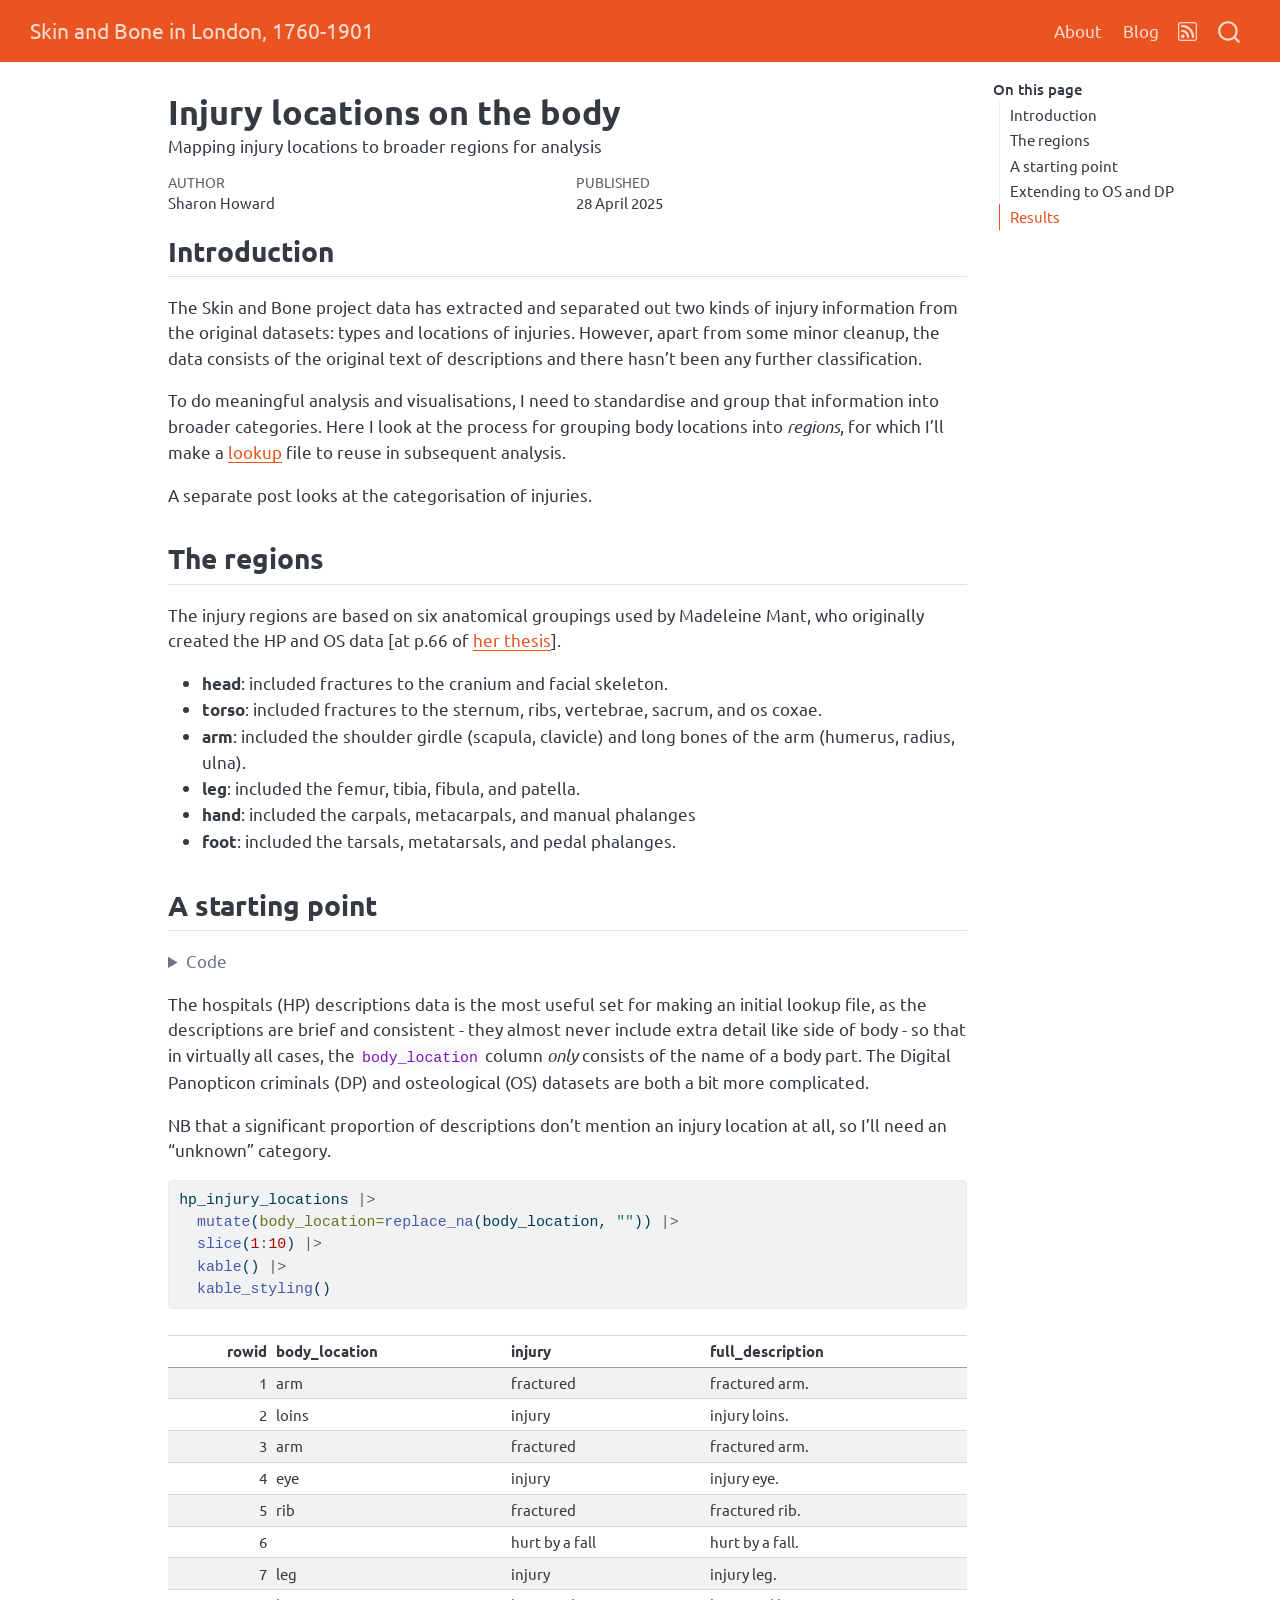
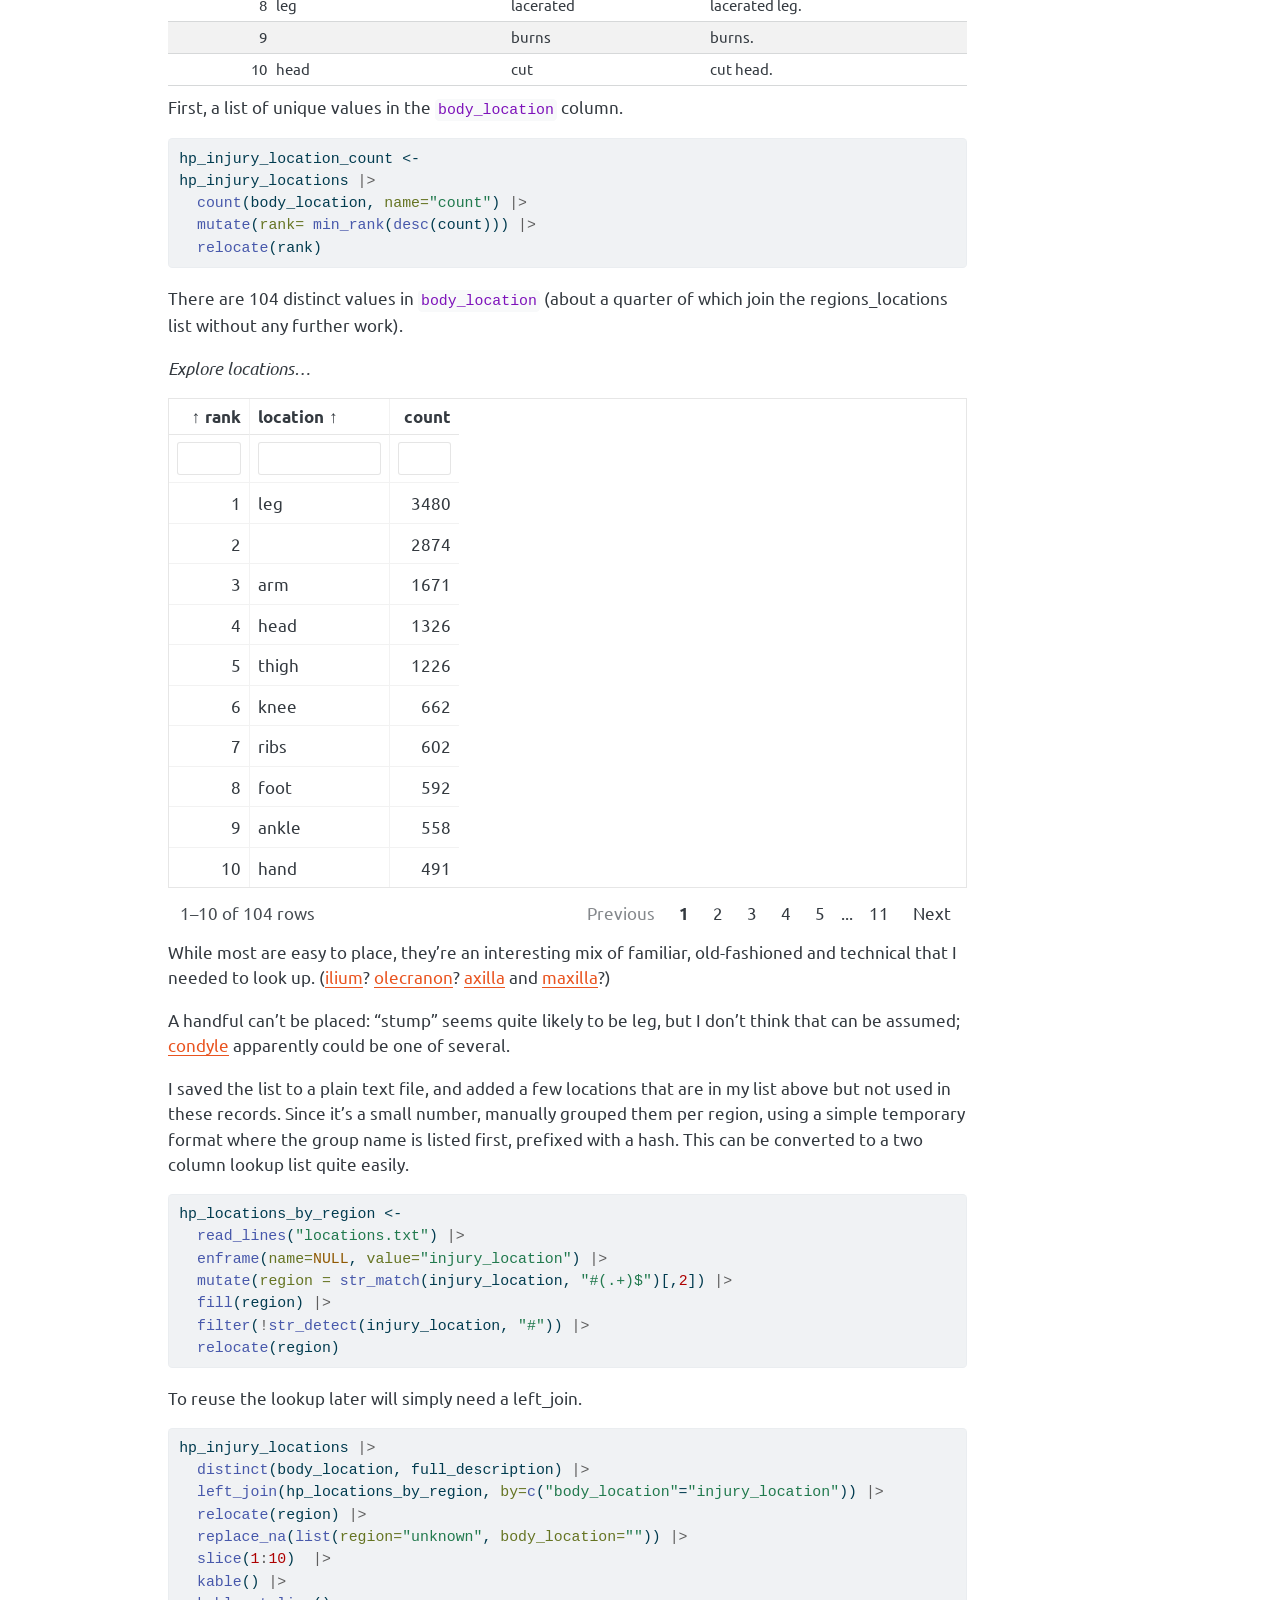
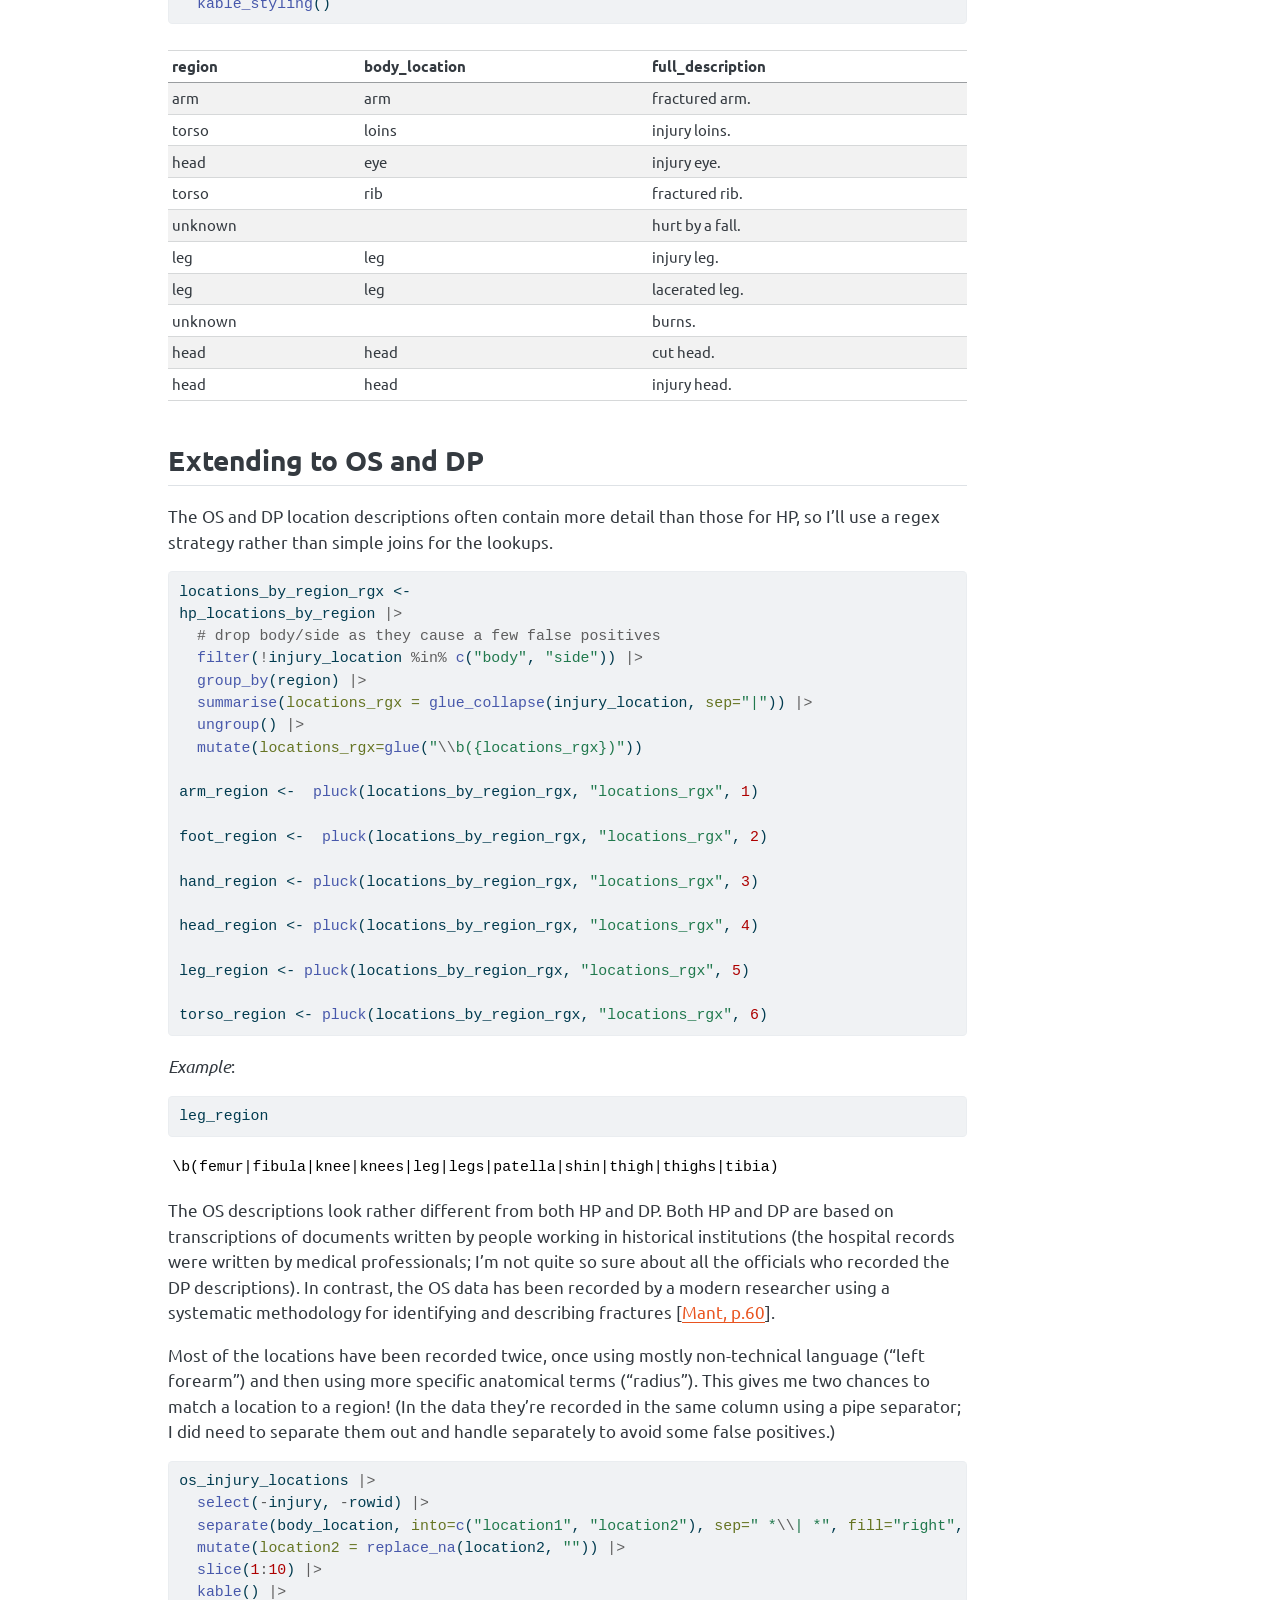
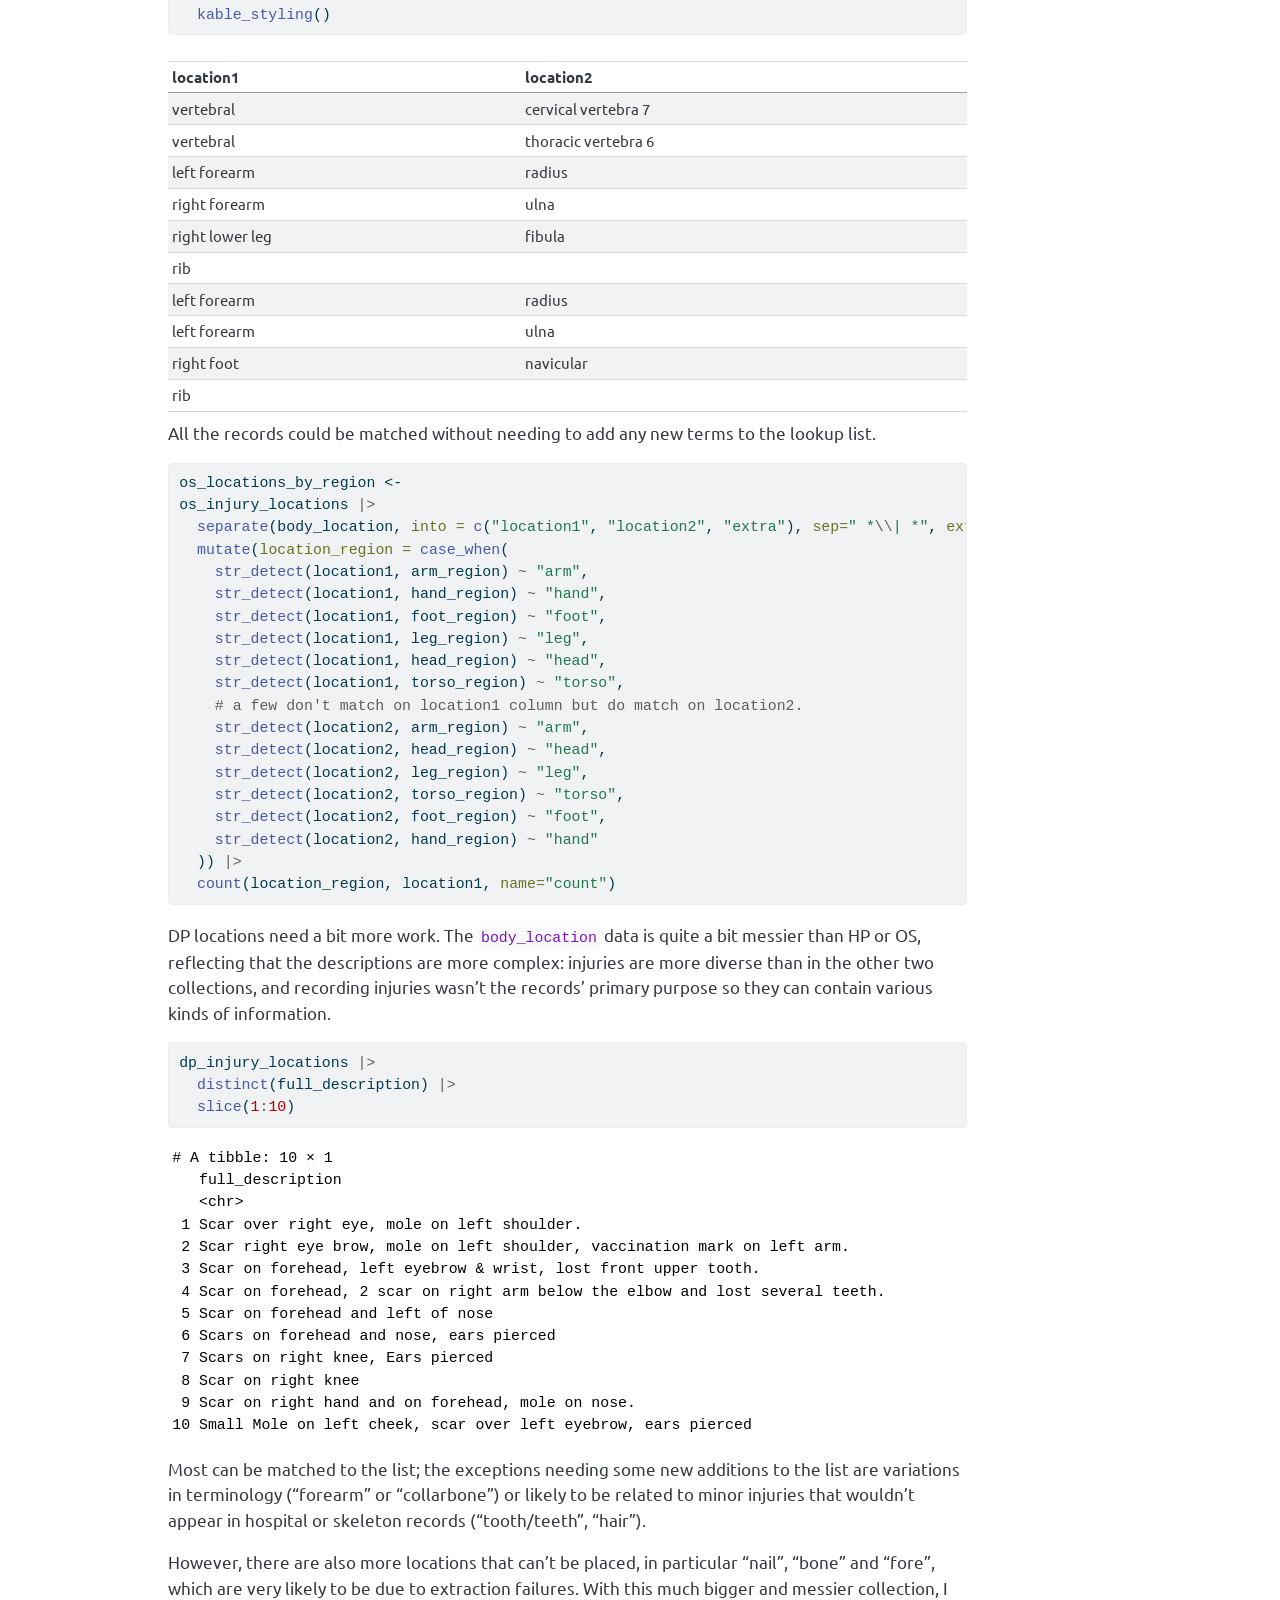
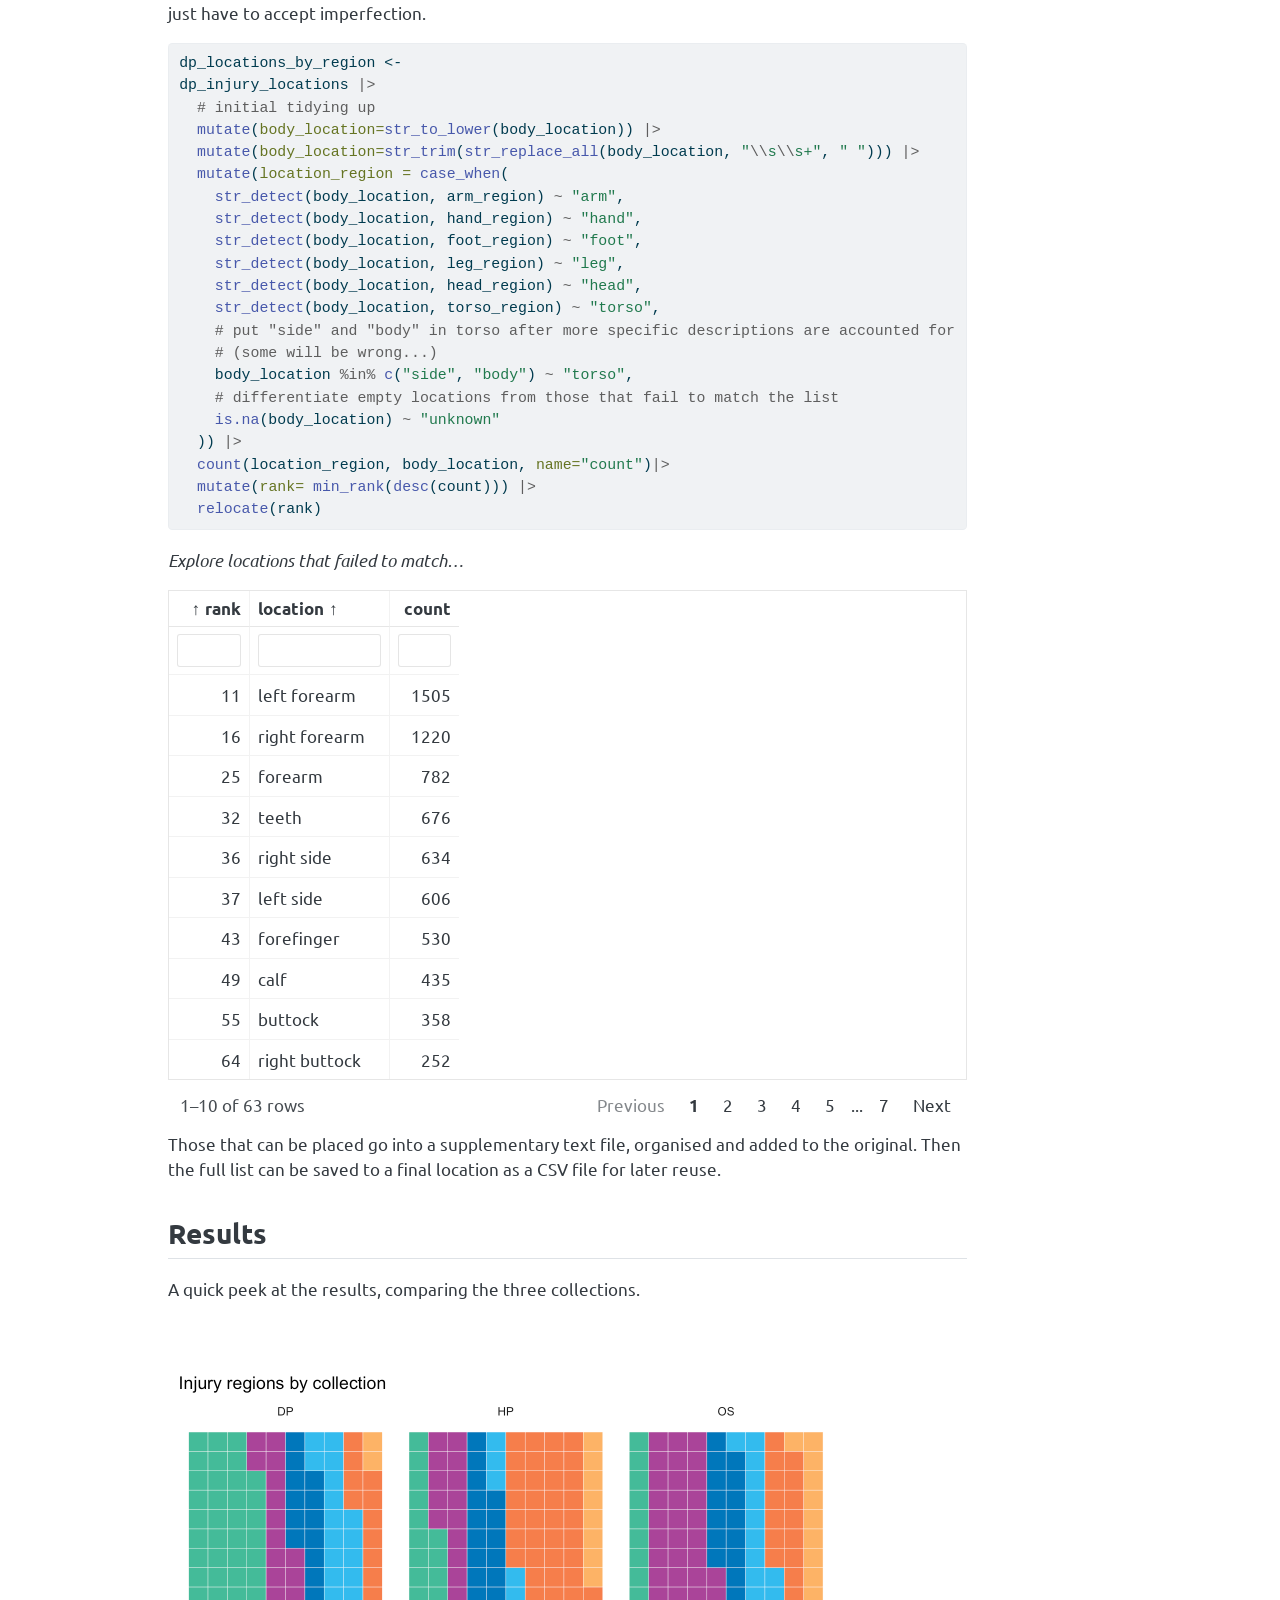
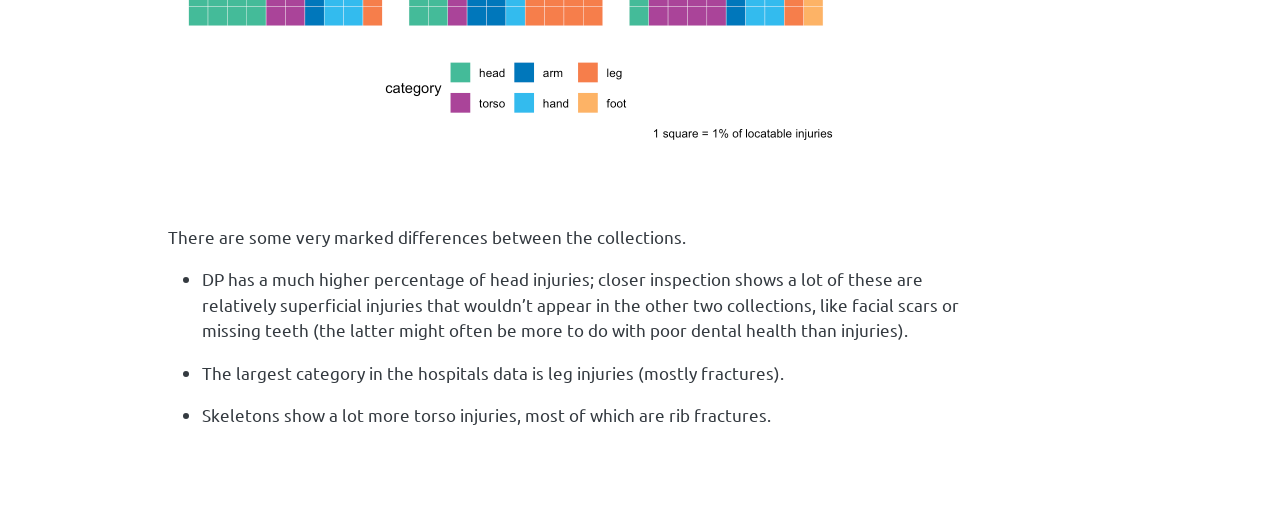
<file: docs/posts/locations/index.html>
<!DOCTYPE html>
<html xmlns="http://www.w3.org/1999/xhtml" lang="en" xml:lang="en"><head>

<meta charset="utf-8">
<meta name="generator" content="quarto-1.7.32">

<meta name="viewport" content="width=device-width, initial-scale=1.0, user-scalable=yes">

<meta name="author" content="Sharon Howard">
<meta name="dcterms.date" content="2025-04-28">
<meta name="description" content="Mapping injury locations to broader regions for analysis">

<title>Injury locations on the body – Skin and Bone in London, 1760-1901</title>
<style>
code{white-space: pre-wrap;}
span.smallcaps{font-variant: small-caps;}
div.columns{display: flex; gap: min(4vw, 1.5em);}
div.column{flex: auto; overflow-x: auto;}
div.hanging-indent{margin-left: 1.5em; text-indent: -1.5em;}
ul.task-list{list-style: none;}
ul.task-list li input[type="checkbox"] {
  width: 0.8em;
  margin: 0 0.8em 0.2em -1em; /* quarto-specific, see https://github.com/quarto-dev/quarto-cli/issues/4556 */ 
  vertical-align: middle;
}
/* CSS for syntax highlighting */
html { -webkit-text-size-adjust: 100%; }
pre > code.sourceCode { white-space: pre; position: relative; }
pre > code.sourceCode > span { display: inline-block; line-height: 1.25; }
pre > code.sourceCode > span:empty { height: 1.2em; }
.sourceCode { overflow: visible; }
code.sourceCode > span { color: inherit; text-decoration: inherit; }
div.sourceCode { margin: 1em 0; }
pre.sourceCode { margin: 0; }
@media screen {
div.sourceCode { overflow: auto; }
}
@media print {
pre > code.sourceCode { white-space: pre-wrap; }
pre > code.sourceCode > span { text-indent: -5em; padding-left: 5em; }
}
pre.numberSource code
  { counter-reset: source-line 0; }
pre.numberSource code > span
  { position: relative; left: -4em; counter-increment: source-line; }
pre.numberSource code > span > a:first-child::before
  { content: counter(source-line);
    position: relative; left: -1em; text-align: right; vertical-align: baseline;
    border: none; display: inline-block;
    -webkit-touch-callout: none; -webkit-user-select: none;
    -khtml-user-select: none; -moz-user-select: none;
    -ms-user-select: none; user-select: none;
    padding: 0 4px; width: 4em;
  }
pre.numberSource { margin-left: 3em;  padding-left: 4px; }
div.sourceCode
  {   }
@media screen {
pre > code.sourceCode > span > a:first-child::before { text-decoration: underline; }
}
</style>


<script src="../../site_libs/quarto-nav/quarto-nav.js"></script>
<script src="../../site_libs/quarto-nav/headroom.min.js"></script>
<script src="../../site_libs/clipboard/clipboard.min.js"></script>
<script src="../../site_libs/quarto-search/autocomplete.umd.js"></script>
<script src="../../site_libs/quarto-search/fuse.min.js"></script>
<script src="../../site_libs/quarto-search/quarto-search.js"></script>
<meta name="quarto:offset" content="../../">
<link href="../../favicon.jpg" rel="icon" type="image/jpeg">
<script src="../../site_libs/quarto-html/quarto.js" type="module"></script>
<script src="../../site_libs/quarto-html/tabsets/tabsets.js" type="module"></script>
<script src="../../site_libs/quarto-html/popper.min.js"></script>
<script src="../../site_libs/quarto-html/tippy.umd.min.js"></script>
<script src="../../site_libs/quarto-html/anchor.min.js"></script>
<link href="../../site_libs/quarto-html/tippy.css" rel="stylesheet">
<link href="../../site_libs/quarto-html/quarto-syntax-highlighting-37eea08aefeeee20ff55810ff984fec1.css" rel="stylesheet" id="quarto-text-highlighting-styles">
<script src="../../site_libs/bootstrap/bootstrap.min.js"></script>
<link href="../../site_libs/bootstrap/bootstrap-icons.css" rel="stylesheet">
<link href="../../site_libs/bootstrap/bootstrap-434a87f1a65cf5564e22d224e5738d6d.min.css" rel="stylesheet" append-hash="true" id="quarto-bootstrap" data-mode="light">
<script id="quarto-search-options" type="application/json">{
  "location": "navbar",
  "copy-button": false,
  "collapse-after": 3,
  "panel-placement": "end",
  "type": "overlay",
  "limit": 50,
  "keyboard-shortcut": [
    "f",
    "/",
    "s"
  ],
  "show-item-context": false,
  "language": {
    "search-no-results-text": "No results",
    "search-matching-documents-text": "matching documents",
    "search-copy-link-title": "Copy link to search",
    "search-hide-matches-text": "Hide additional matches",
    "search-more-match-text": "more match in this document",
    "search-more-matches-text": "more matches in this document",
    "search-clear-button-title": "Clear",
    "search-text-placeholder": "",
    "search-detached-cancel-button-title": "Cancel",
    "search-submit-button-title": "Submit",
    "search-label": "Search"
  }
}</script>
<script src="../../site_libs/kePrint-0.0.1/kePrint.js"></script>
<link href="../../site_libs/lightable-0.0.1/lightable.css" rel="stylesheet">
<script src="../../site_libs/core-js-2.5.3/shim.min.js"></script>
<script src="../../site_libs/react-18.2.0/react.min.js"></script>
<script src="../../site_libs/react-18.2.0/react-dom.min.js"></script>
<script src="../../site_libs/reactwidget-2.0.0/react-tools.js"></script>
<link href="../../site_libs/htmltools-fill-0.5.8.1/fill.css" rel="stylesheet">
<script src="../../site_libs/htmlwidgets-1.6.4/htmlwidgets.js"></script>
<link href="../../site_libs/reactable-0.4.4/reactable.css" rel="stylesheet">
<script src="../../site_libs/reactable-binding-0.4.4/reactable.js"></script>


<link rel="stylesheet" href="../../styles.css">
</head>

<body class="nav-fixed quarto-light">

<div id="quarto-search-results"></div>
  <header id="quarto-header" class="headroom fixed-top">
    <nav class="navbar navbar-expand-lg " data-bs-theme="dark">
      <div class="navbar-container container-fluid">
      <div class="navbar-brand-container mx-auto">
    <a class="navbar-brand" href="../../index.html">
    <span class="navbar-title">Skin and Bone in London, 1760-1901</span>
    </a>
  </div>
            <div id="quarto-search" class="" title="Search"></div>
          <button class="navbar-toggler" type="button" data-bs-toggle="collapse" data-bs-target="#navbarCollapse" aria-controls="navbarCollapse" role="menu" aria-expanded="false" aria-label="Toggle navigation" onclick="if (window.quartoToggleHeadroom) { window.quartoToggleHeadroom(); }">
  <span class="navbar-toggler-icon"></span>
</button>
          <div class="collapse navbar-collapse" id="navbarCollapse">
            <ul class="navbar-nav navbar-nav-scroll ms-auto">
  <li class="nav-item">
    <a class="nav-link" href="../../about.html"> 
<span class="menu-text">About</span></a>
  </li>  
  <li class="nav-item">
    <a class="nav-link" href="../../blog.html"> 
<span class="menu-text">Blog</span></a>
  </li>  
  <li class="nav-item compact">
    <a class="nav-link" href="../../blog.xml"> <i class="bi bi-rss" role="img">
</i> 
<span class="menu-text"></span></a>
  </li>  
</ul>
          </div> <!-- /navcollapse -->
            <div class="quarto-navbar-tools">
</div>
      </div> <!-- /container-fluid -->
    </nav>
</header>
<!-- content -->
<div id="quarto-content" class="quarto-container page-columns page-rows-contents page-layout-article page-navbar">
<!-- sidebar -->
<!-- margin-sidebar -->
    <div id="quarto-margin-sidebar" class="sidebar margin-sidebar">
        <nav id="TOC" role="doc-toc" class="toc-active">
    <h2 id="toc-title">On this page</h2>
   
  <ul>
  <li><a href="#introduction" id="toc-introduction" class="nav-link active" data-scroll-target="#introduction">Introduction</a></li>
  <li><a href="#the-regions" id="toc-the-regions" class="nav-link" data-scroll-target="#the-regions">The regions</a></li>
  <li><a href="#a-starting-point" id="toc-a-starting-point" class="nav-link" data-scroll-target="#a-starting-point">A starting point</a></li>
  <li><a href="#extending-to-os-and-dp" id="toc-extending-to-os-and-dp" class="nav-link" data-scroll-target="#extending-to-os-and-dp">Extending to OS and DP</a></li>
  <li><a href="#results" id="toc-results" class="nav-link" data-scroll-target="#results">Results</a></li>
  </ul>
</nav>
    </div>
<!-- main -->
<main class="content" id="quarto-document-content">

<header id="title-block-header" class="quarto-title-block default">
<div class="quarto-title">
<h1 class="title">Injury locations on the body</h1>
</div>

<div>
  <div class="description">
    Mapping injury locations to broader regions for analysis
  </div>
</div>


<div class="quarto-title-meta">

    <div>
    <div class="quarto-title-meta-heading">Author</div>
    <div class="quarto-title-meta-contents">
             <p>Sharon Howard </p>
          </div>
  </div>
    
    <div>
    <div class="quarto-title-meta-heading">Published</div>
    <div class="quarto-title-meta-contents">
      <p class="date">28 April 2025</p>
    </div>
  </div>
  
    
  </div>
  


</header>


<section id="introduction" class="level2">
<h2 class="anchored" data-anchor-id="introduction">Introduction</h2>
<p>The Skin and Bone project data has extracted and separated out two kinds of injury information from the original datasets: types and locations of injuries. However, apart from some minor cleanup, the data consists of the original text of descriptions and there hasn’t been any further classification.</p>
<p>To do meaningful analysis and visualisations, I need to standardise and group that information into broader categories. Here I look at the process for grouping body locations into <em>regions</em>, for which I’ll make a <a href="https://en.wiktionary.org/wiki/lookup_table">lookup</a> file to reuse in subsequent analysis.</p>
<p>A separate post looks at the categorisation of injuries.</p>
</section>
<section id="the-regions" class="level2">
<h2 class="anchored" data-anchor-id="the-regions">The regions</h2>
<p>The injury regions are based on six anatomical groupings used by Madeleine Mant, who originally created the HP and OS data [at p.66 of <a href="http://hdl.handle.net/11375/20026">her thesis</a>].</p>
<ul>
<li><strong>head</strong>: included fractures to the cranium and facial skeleton.</li>
<li><strong>torso</strong>: included fractures to the sternum, ribs, vertebrae, sacrum, and os coxae.</li>
<li><strong>arm</strong>: included the shoulder girdle (scapula, clavicle) and long bones of the arm (humerus, radius, ulna).</li>
<li><strong>leg</strong>: included the femur, tibia, fibula, and patella.</li>
<li><strong>hand</strong>: included the carpals, metacarpals, and manual phalanges</li>
<li><strong>foot</strong>: included the tarsals, metatarsals, and pedal phalanges.</li>
</ul>
</section>
<section id="a-starting-point" class="level2">
<h2 class="anchored" data-anchor-id="a-starting-point">A starting point</h2>
<div class="cell">
<details class="code-fold">
<summary>Code</summary>
<div class="sourceCode cell-code" id="cb1"><pre class="sourceCode r code-with-copy"><code class="sourceCode r"><span id="cb1-1"><a href="#cb1-1" aria-hidden="true" tabindex="-1"></a><span class="do">## get data etc</span></span>
<span id="cb1-2"><a href="#cb1-2" aria-hidden="true" tabindex="-1"></a></span>
<span id="cb1-3"><a href="#cb1-3" aria-hidden="true" tabindex="-1"></a><span class="do">## shared packages etc ####</span></span>
<span id="cb1-4"><a href="#cb1-4" aria-hidden="true" tabindex="-1"></a><span class="fu">source</span>(here<span class="sc">::</span><span class="fu">here</span>(<span class="st">"R/shared.R"</span>)) </span>
<span id="cb1-5"><a href="#cb1-5" aria-hidden="true" tabindex="-1"></a><span class="do">## aesthetics ####</span></span>
<span id="cb1-6"><a href="#cb1-6" aria-hidden="true" tabindex="-1"></a><span class="fu">source</span>(here<span class="sc">::</span><span class="fu">here</span>(<span class="st">"R/trimmings.R"</span>))</span>
<span id="cb1-7"><a href="#cb1-7" aria-hidden="true" tabindex="-1"></a></span>
<span id="cb1-8"><a href="#cb1-8" aria-hidden="true" tabindex="-1"></a><span class="co"># any extra packages and functions should go here</span></span>
<span id="cb1-9"><a href="#cb1-9" aria-hidden="true" tabindex="-1"></a><span class="fu">library</span>(reactable)</span>
<span id="cb1-10"><a href="#cb1-10" aria-hidden="true" tabindex="-1"></a></span>
<span id="cb1-11"><a href="#cb1-11" aria-hidden="true" tabindex="-1"></a><span class="do">## dp data ####</span></span>
<span id="cb1-12"><a href="#cb1-12" aria-hidden="true" tabindex="-1"></a>dp_injuries_xlsx <span class="ot">&lt;-</span></span>
<span id="cb1-13"><a href="#cb1-13" aria-hidden="true" tabindex="-1"></a>  <span class="fu">read_excel</span>(here<span class="sc">::</span><span class="fu">here</span>(<span class="st">"data/v20231130/dp_injury.xlsx"</span>), <span class="at">guess_max =</span> <span class="dv">100000</span>) <span class="sc">|&gt;</span></span>
<span id="cb1-14"><a href="#cb1-14" aria-hidden="true" tabindex="-1"></a>  <span class="fu">rowid_to_column</span>()</span>
<span id="cb1-15"><a href="#cb1-15" aria-hidden="true" tabindex="-1"></a></span>
<span id="cb1-16"><a href="#cb1-16" aria-hidden="true" tabindex="-1"></a>dp_injury_locations <span class="ot">&lt;-</span></span>
<span id="cb1-17"><a href="#cb1-17" aria-hidden="true" tabindex="-1"></a>  dp_injuries_xlsx <span class="sc">|&gt;</span></span>
<span id="cb1-18"><a href="#cb1-18" aria-hidden="true" tabindex="-1"></a>  <span class="fu">select</span>(rowid, body_location, injury, full_description)</span>
<span id="cb1-19"><a href="#cb1-19" aria-hidden="true" tabindex="-1"></a></span>
<span id="cb1-20"><a href="#cb1-20" aria-hidden="true" tabindex="-1"></a><span class="do">## skeletons ####</span></span>
<span id="cb1-21"><a href="#cb1-21" aria-hidden="true" tabindex="-1"></a>os_injury_xlsx <span class="ot">&lt;-</span></span>
<span id="cb1-22"><a href="#cb1-22" aria-hidden="true" tabindex="-1"></a>  <span class="fu">read_excel</span>(here<span class="sc">::</span><span class="fu">here</span>(<span class="st">"data/v20231130/os_injury.xlsx"</span>) ) <span class="sc">|&gt;</span></span>
<span id="cb1-23"><a href="#cb1-23" aria-hidden="true" tabindex="-1"></a>  <span class="fu">rowid_to_column</span>()</span>
<span id="cb1-24"><a href="#cb1-24" aria-hidden="true" tabindex="-1"></a></span>
<span id="cb1-25"><a href="#cb1-25" aria-hidden="true" tabindex="-1"></a>os_injury_locations <span class="ot">&lt;-</span></span>
<span id="cb1-26"><a href="#cb1-26" aria-hidden="true" tabindex="-1"></a>  os_injury_xlsx <span class="sc">|&gt;</span></span>
<span id="cb1-27"><a href="#cb1-27" aria-hidden="true" tabindex="-1"></a>  <span class="fu">select</span>(rowid, body_location, injury)</span>
<span id="cb1-28"><a href="#cb1-28" aria-hidden="true" tabindex="-1"></a></span>
<span id="cb1-29"><a href="#cb1-29" aria-hidden="true" tabindex="-1"></a><span class="do">## hospitals ####</span></span>
<span id="cb1-30"><a href="#cb1-30" aria-hidden="true" tabindex="-1"></a>hp_injury_xlsx <span class="ot">&lt;-</span></span>
<span id="cb1-31"><a href="#cb1-31" aria-hidden="true" tabindex="-1"></a>  <span class="fu">read_excel</span>(here<span class="sc">::</span><span class="fu">here</span>(<span class="st">"data/v20231130/hp_injury.xlsx"</span>) , <span class="at">guess_max=</span><span class="dv">18000</span>) <span class="sc">|&gt;</span></span>
<span id="cb1-32"><a href="#cb1-32" aria-hidden="true" tabindex="-1"></a>  <span class="co"># basic year fixes</span></span>
<span id="cb1-33"><a href="#cb1-33" aria-hidden="true" tabindex="-1"></a>  <span class="fu">mutate</span>(<span class="at">description_year =</span> <span class="fu">case_when</span>(</span>
<span id="cb1-34"><a href="#cb1-34" aria-hidden="true" tabindex="-1"></a>    description_year<span class="sc">&gt;</span><span class="dv">2000</span> <span class="sc">~</span> <span class="fu">parse_number</span>(<span class="fu">str_sub</span>(<span class="fu">as.character</span>(description_year), <span class="dv">2</span>, <span class="dv">5</span>)),</span>
<span id="cb1-35"><a href="#cb1-35" aria-hidden="true" tabindex="-1"></a>    description_year<span class="sc">&lt;</span><span class="dv">1760</span> <span class="sc">~</span> <span class="cn">NA</span>, </span>
<span id="cb1-36"><a href="#cb1-36" aria-hidden="true" tabindex="-1"></a>    <span class="at">.default=</span>description_year</span>
<span id="cb1-37"><a href="#cb1-37" aria-hidden="true" tabindex="-1"></a>  )) <span class="sc">|&gt;</span></span>
<span id="cb1-38"><a href="#cb1-38" aria-hidden="true" tabindex="-1"></a>  <span class="fu">rowid_to_column</span>()</span>
<span id="cb1-39"><a href="#cb1-39" aria-hidden="true" tabindex="-1"></a></span>
<span id="cb1-40"><a href="#cb1-40" aria-hidden="true" tabindex="-1"></a>hp_injury_locations <span class="ot">&lt;-</span></span>
<span id="cb1-41"><a href="#cb1-41" aria-hidden="true" tabindex="-1"></a>  hp_injury_xlsx <span class="sc">|&gt;</span></span>
<span id="cb1-42"><a href="#cb1-42" aria-hidden="true" tabindex="-1"></a>  <span class="fu">select</span>(rowid, body_location, injury, full_description) <span class="sc">|&gt;</span></span>
<span id="cb1-43"><a href="#cb1-43" aria-hidden="true" tabindex="-1"></a>  <span class="fu">mutate</span>(<span class="at">body_location =</span> <span class="fu">str_remove</span>(body_location, <span class="st">"</span><span class="sc">\\</span><span class="st">bright +"</span>))</span></code><button title="Copy to Clipboard" class="code-copy-button"><i class="bi"></i></button></pre></div>
</details>
</div>
<p>The hospitals (HP) descriptions data is the most useful set for making an initial lookup file, as the descriptions are brief and consistent - they almost never include extra detail like side of body - so that in virtually all cases, the <code>body_location</code> column <em>only</em> consists of the name of a body part. The Digital Panopticon criminals (DP) and osteological (OS) datasets are both a bit more complicated.</p>
<p>NB that a significant proportion of descriptions don’t mention an injury location at all, so I’ll need an “unknown” category.</p>
<div class="cell">
<div class="sourceCode cell-code" id="cb2"><pre class="sourceCode r code-with-copy"><code class="sourceCode r"><span id="cb2-1"><a href="#cb2-1" aria-hidden="true" tabindex="-1"></a>hp_injury_locations <span class="sc">|&gt;</span></span>
<span id="cb2-2"><a href="#cb2-2" aria-hidden="true" tabindex="-1"></a>  <span class="fu">mutate</span>(<span class="at">body_location=</span><span class="fu">replace_na</span>(body_location, <span class="st">""</span>)) <span class="sc">|&gt;</span></span>
<span id="cb2-3"><a href="#cb2-3" aria-hidden="true" tabindex="-1"></a>  <span class="fu">slice</span>(<span class="dv">1</span><span class="sc">:</span><span class="dv">10</span>) <span class="sc">|&gt;</span></span>
<span id="cb2-4"><a href="#cb2-4" aria-hidden="true" tabindex="-1"></a>  <span class="fu">kable</span>() <span class="sc">|&gt;</span></span>
<span id="cb2-5"><a href="#cb2-5" aria-hidden="true" tabindex="-1"></a>  <span class="fu">kable_styling</span>()</span></code><button title="Copy to Clipboard" class="code-copy-button"><i class="bi"></i></button></pre></div>
<div class="cell-output-display">
<table class="table caption-top table-sm table-striped small" data-quarto-postprocess="true">
<thead>
<tr class="header">
<th style="text-align: right;" data-quarto-table-cell-role="th">rowid</th>
<th style="text-align: left;" data-quarto-table-cell-role="th">body_location</th>
<th style="text-align: left;" data-quarto-table-cell-role="th">injury</th>
<th style="text-align: left;" data-quarto-table-cell-role="th">full_description</th>
</tr>
</thead>
<tbody>
<tr class="odd">
<td style="text-align: right;">1</td>
<td style="text-align: left;">arm</td>
<td style="text-align: left;">fractured</td>
<td style="text-align: left;">fractured arm.</td>
</tr>
<tr class="even">
<td style="text-align: right;">2</td>
<td style="text-align: left;">loins</td>
<td style="text-align: left;">injury</td>
<td style="text-align: left;">injury loins.</td>
</tr>
<tr class="odd">
<td style="text-align: right;">3</td>
<td style="text-align: left;">arm</td>
<td style="text-align: left;">fractured</td>
<td style="text-align: left;">fractured arm.</td>
</tr>
<tr class="even">
<td style="text-align: right;">4</td>
<td style="text-align: left;">eye</td>
<td style="text-align: left;">injury</td>
<td style="text-align: left;">injury eye.</td>
</tr>
<tr class="odd">
<td style="text-align: right;">5</td>
<td style="text-align: left;">rib</td>
<td style="text-align: left;">fractured</td>
<td style="text-align: left;">fractured rib.</td>
</tr>
<tr class="even">
<td style="text-align: right;">6</td>
<td style="text-align: left;"></td>
<td style="text-align: left;">hurt by a fall</td>
<td style="text-align: left;">hurt by a fall.</td>
</tr>
<tr class="odd">
<td style="text-align: right;">7</td>
<td style="text-align: left;">leg</td>
<td style="text-align: left;">injury</td>
<td style="text-align: left;">injury leg.</td>
</tr>
<tr class="even">
<td style="text-align: right;">8</td>
<td style="text-align: left;">leg</td>
<td style="text-align: left;">lacerated</td>
<td style="text-align: left;">lacerated leg.</td>
</tr>
<tr class="odd">
<td style="text-align: right;">9</td>
<td style="text-align: left;"></td>
<td style="text-align: left;">burns</td>
<td style="text-align: left;">burns.</td>
</tr>
<tr class="even">
<td style="text-align: right;">10</td>
<td style="text-align: left;">head</td>
<td style="text-align: left;">cut</td>
<td style="text-align: left;">cut head.</td>
</tr>
</tbody>
</table>
</div>
</div>
<p>First, a list of unique values in the <code>body_location</code> column.</p>
<div class="cell">
<div class="sourceCode cell-code" id="cb3"><pre class="sourceCode r code-with-copy"><code class="sourceCode r"><span id="cb3-1"><a href="#cb3-1" aria-hidden="true" tabindex="-1"></a>hp_injury_location_count <span class="ot">&lt;-</span></span>
<span id="cb3-2"><a href="#cb3-2" aria-hidden="true" tabindex="-1"></a>hp_injury_locations <span class="sc">|&gt;</span></span>
<span id="cb3-3"><a href="#cb3-3" aria-hidden="true" tabindex="-1"></a>  <span class="fu">count</span>(body_location, <span class="at">name=</span><span class="st">"count"</span>) <span class="sc">|&gt;</span></span>
<span id="cb3-4"><a href="#cb3-4" aria-hidden="true" tabindex="-1"></a>  <span class="fu">mutate</span>(<span class="at">rank=</span> <span class="fu">min_rank</span>(<span class="fu">desc</span>(count))) <span class="sc">|&gt;</span></span>
<span id="cb3-5"><a href="#cb3-5" aria-hidden="true" tabindex="-1"></a>  <span class="fu">relocate</span>(rank)</span></code><button title="Copy to Clipboard" class="code-copy-button"><i class="bi"></i></button></pre></div>
</div>
<p>There are 104 distinct values in <code>body_location</code> (about a quarter of which join the regions_locations list without any further work).</p>
<p><em>Explore locations…</em></p>
<div class="cell">
<div class="cell-output-display">
<div class="reactable html-widget html-fill-item" id="htmlwidget-53338c027588e2d29ee9" style="width:auto;height:auto;"></div>
<script type="application/json" data-for="htmlwidget-53338c027588e2d29ee9">{"x":{"tag":{"name":"Reactable","attribs":{"data":{"rank":[29,9,71,3,54,84,12,52,65,65,38,84,55,84,37,71,13,84,84,78,84,71,23,21,60,18,47,30,43,19,36,8,55,52,10,78,4,55,14,34,84,65,84,25,6,71,1,27,49,84,33,84,84,78,84,41,44,84,71,17,63,60,58,71,65,60,45,78,24,7,71,21,40,45,65,11,16,84,15,28,58,84,63,65,84,84,32,39,5,49,20,31,41,34,48,78,51,84,84,84,78,26,84,2],"body_location":["abdomen","ankle","ankles","arm","arms","axilla","back","belly","bladder","body","breast","calcaneus","cheek","cheekbone","chest","chin","clavicle","clavicles","condule","condyle","cranium","ear","elbow","eye","eyes","face","feet","femur","fibula","finger","fingers","foot","forehead","groin","hand","hands","head","heel","hip","humerus","iliium","ilium","internal","jaw","knee","knees","leg","legs","lip","liver","loins","lumbar region","maxilla","metacarpal","mouth","neck","nose","occiput","olecranon","patella","pelvis","penis","perineum","private parts","privates","pubis","radius","rectum","rib","ribs","sacrum","scalp","scapula","scrotum","shin","shoulder","side","sides","skull","spine","sternum","stomach","stump","temple","temporal","testes","testicle","testicles","thigh","thighs","throat","thumb","tibia","toe","toes","tongue","ulna","urethra","uterus","vagina","womb","wrist","wrists",null],"count":[77,558,3,1671,10,1,332,11,4,4,38,1,9,1,40,3,312,1,1,2,1,3,126,142,6,155,18,70,23,153,48,592,9,11,491,2,1326,9,301,52,1,4,1,105,662,3,3480,99,14,1,53,1,1,2,1,28,20,1,3,175,5,6,8,3,4,6,19,2,120,602,3,142,29,19,4,342,231,1,286,98,8,1,5,4,1,1,61,31,1226,14,144,69,28,52,16,2,12,1,1,1,2,102,1,2874]},"columns":[{"id":"rank","name":"rank","type":"numeric","maxWidth":80},{"id":"body_location","name":"location","type":"character","maxWidth":140},{"id":"count","name":"count","type":"numeric","maxWidth":70}],"filterable":true,"defaultSorted":[{"id":"rank","desc":false},{"id":"body_location","desc":false}],"defaultPageSize":10,"defaultExpanded":true,"highlight":true,"bordered":true,"dataKey":"8f9eb0b491a4ea5df5127c0800d54a4b"},"children":[]},"class":"reactR_markup"},"evals":[],"jsHooks":[]}</script>
</div>
</div>
<p>While most are easy to place, they’re an interesting mix of familiar, old-fashioned and technical that I needed to look up. (<a href="https://en.wikipedia.org/wiki/Ilium_(bone)">ilium</a>? <a href="https://en.wikipedia.org/wiki/Olecranon">olecranon</a>? <a href="https://en.wikipedia.org/wiki/Axilla">axilla</a> and <a href="https://en.wikipedia.org/wiki/Maxilla">maxilla</a>?)</p>
<p>A handful can’t be placed: “stump” seems quite likely to be leg, but I don’t think that can be assumed; <a href="https://en.wikipedia.org/wiki/Condyle">condyle</a> apparently could be one of several.</p>
<p>I saved the list to a plain text file, and added a few locations that are in my list above but not used in these records. Since it’s a small number, manually grouped them per region, using a simple temporary format where the group name is listed first, prefixed with a hash. This can be converted to a two column lookup list quite easily.</p>
<div class="cell">
<div class="sourceCode cell-code" id="cb4"><pre class="sourceCode r code-with-copy"><code class="sourceCode r"><span id="cb4-1"><a href="#cb4-1" aria-hidden="true" tabindex="-1"></a>hp_locations_by_region <span class="ot">&lt;-</span></span>
<span id="cb4-2"><a href="#cb4-2" aria-hidden="true" tabindex="-1"></a>  <span class="fu">read_lines</span>(<span class="st">"locations.txt"</span>) <span class="sc">|&gt;</span></span>
<span id="cb4-3"><a href="#cb4-3" aria-hidden="true" tabindex="-1"></a>  <span class="fu">enframe</span>(<span class="at">name=</span><span class="cn">NULL</span>, <span class="at">value=</span><span class="st">"injury_location"</span>) <span class="sc">|&gt;</span></span>
<span id="cb4-4"><a href="#cb4-4" aria-hidden="true" tabindex="-1"></a>  <span class="fu">mutate</span>(<span class="at">region =</span> <span class="fu">str_match</span>(injury_location, <span class="st">"#(.+)$"</span>)[,<span class="dv">2</span>]) <span class="sc">|&gt;</span></span>
<span id="cb4-5"><a href="#cb4-5" aria-hidden="true" tabindex="-1"></a>  <span class="fu">fill</span>(region) <span class="sc">|&gt;</span></span>
<span id="cb4-6"><a href="#cb4-6" aria-hidden="true" tabindex="-1"></a>  <span class="fu">filter</span>(<span class="sc">!</span><span class="fu">str_detect</span>(injury_location, <span class="st">"#"</span>)) <span class="sc">|&gt;</span></span>
<span id="cb4-7"><a href="#cb4-7" aria-hidden="true" tabindex="-1"></a>  <span class="fu">relocate</span>(region)</span></code><button title="Copy to Clipboard" class="code-copy-button"><i class="bi"></i></button></pre></div>
</div>
<p>To reuse the lookup later will simply need a left_join.</p>
<div class="cell">
<div class="sourceCode cell-code" id="cb5"><pre class="sourceCode r code-with-copy"><code class="sourceCode r"><span id="cb5-1"><a href="#cb5-1" aria-hidden="true" tabindex="-1"></a>hp_injury_locations <span class="sc">|&gt;</span></span>
<span id="cb5-2"><a href="#cb5-2" aria-hidden="true" tabindex="-1"></a>  <span class="fu">distinct</span>(body_location, full_description) <span class="sc">|&gt;</span></span>
<span id="cb5-3"><a href="#cb5-3" aria-hidden="true" tabindex="-1"></a>  <span class="fu">left_join</span>(hp_locations_by_region, <span class="at">by=</span><span class="fu">c</span>(<span class="st">"body_location"</span><span class="ot">=</span><span class="st">"injury_location"</span>)) <span class="sc">|&gt;</span></span>
<span id="cb5-4"><a href="#cb5-4" aria-hidden="true" tabindex="-1"></a>  <span class="fu">relocate</span>(region) <span class="sc">|&gt;</span></span>
<span id="cb5-5"><a href="#cb5-5" aria-hidden="true" tabindex="-1"></a>  <span class="fu">replace_na</span>(<span class="fu">list</span>(<span class="at">region=</span><span class="st">"unknown"</span>, <span class="at">body_location=</span><span class="st">""</span>)) <span class="sc">|&gt;</span></span>
<span id="cb5-6"><a href="#cb5-6" aria-hidden="true" tabindex="-1"></a>  <span class="fu">slice</span>(<span class="dv">1</span><span class="sc">:</span><span class="dv">10</span>)  <span class="sc">|&gt;</span></span>
<span id="cb5-7"><a href="#cb5-7" aria-hidden="true" tabindex="-1"></a>  <span class="fu">kable</span>() <span class="sc">|&gt;</span></span>
<span id="cb5-8"><a href="#cb5-8" aria-hidden="true" tabindex="-1"></a>  <span class="fu">kable_styling</span>()</span></code><button title="Copy to Clipboard" class="code-copy-button"><i class="bi"></i></button></pre></div>
<div class="cell-output-display">
<table class="table caption-top table-sm table-striped small" data-quarto-postprocess="true">
<thead>
<tr class="header">
<th style="text-align: left;" data-quarto-table-cell-role="th">region</th>
<th style="text-align: left;" data-quarto-table-cell-role="th">body_location</th>
<th style="text-align: left;" data-quarto-table-cell-role="th">full_description</th>
</tr>
</thead>
<tbody>
<tr class="odd">
<td style="text-align: left;">arm</td>
<td style="text-align: left;">arm</td>
<td style="text-align: left;">fractured arm.</td>
</tr>
<tr class="even">
<td style="text-align: left;">torso</td>
<td style="text-align: left;">loins</td>
<td style="text-align: left;">injury loins.</td>
</tr>
<tr class="odd">
<td style="text-align: left;">head</td>
<td style="text-align: left;">eye</td>
<td style="text-align: left;">injury eye.</td>
</tr>
<tr class="even">
<td style="text-align: left;">torso</td>
<td style="text-align: left;">rib</td>
<td style="text-align: left;">fractured rib.</td>
</tr>
<tr class="odd">
<td style="text-align: left;">unknown</td>
<td style="text-align: left;"></td>
<td style="text-align: left;">hurt by a fall.</td>
</tr>
<tr class="even">
<td style="text-align: left;">leg</td>
<td style="text-align: left;">leg</td>
<td style="text-align: left;">injury leg.</td>
</tr>
<tr class="odd">
<td style="text-align: left;">leg</td>
<td style="text-align: left;">leg</td>
<td style="text-align: left;">lacerated leg.</td>
</tr>
<tr class="even">
<td style="text-align: left;">unknown</td>
<td style="text-align: left;"></td>
<td style="text-align: left;">burns.</td>
</tr>
<tr class="odd">
<td style="text-align: left;">head</td>
<td style="text-align: left;">head</td>
<td style="text-align: left;">cut head.</td>
</tr>
<tr class="even">
<td style="text-align: left;">head</td>
<td style="text-align: left;">head</td>
<td style="text-align: left;">injury head.</td>
</tr>
</tbody>
</table>
</div>
</div>
</section>
<section id="extending-to-os-and-dp" class="level2">
<h2 class="anchored" data-anchor-id="extending-to-os-and-dp">Extending to OS and DP</h2>
<p>The OS and DP location descriptions often contain more detail than those for HP, so I’ll use a regex strategy rather than simple joins for the lookups.</p>
<div class="cell">
<div class="sourceCode cell-code" id="cb6"><pre class="sourceCode r code-with-copy"><code class="sourceCode r"><span id="cb6-1"><a href="#cb6-1" aria-hidden="true" tabindex="-1"></a>locations_by_region_rgx <span class="ot">&lt;-</span></span>
<span id="cb6-2"><a href="#cb6-2" aria-hidden="true" tabindex="-1"></a>hp_locations_by_region <span class="sc">|&gt;</span></span>
<span id="cb6-3"><a href="#cb6-3" aria-hidden="true" tabindex="-1"></a>  <span class="co"># drop body/side as they cause a few false positives </span></span>
<span id="cb6-4"><a href="#cb6-4" aria-hidden="true" tabindex="-1"></a>  <span class="fu">filter</span>(<span class="sc">!</span>injury_location <span class="sc">%in%</span> <span class="fu">c</span>(<span class="st">"body"</span>, <span class="st">"side"</span>)) <span class="sc">|&gt;</span></span>
<span id="cb6-5"><a href="#cb6-5" aria-hidden="true" tabindex="-1"></a>  <span class="fu">group_by</span>(region) <span class="sc">|&gt;</span></span>
<span id="cb6-6"><a href="#cb6-6" aria-hidden="true" tabindex="-1"></a>  <span class="fu">summarise</span>(<span class="at">locations_rgx =</span> <span class="fu">glue_collapse</span>(injury_location, <span class="at">sep=</span><span class="st">"|"</span>)) <span class="sc">|&gt;</span></span>
<span id="cb6-7"><a href="#cb6-7" aria-hidden="true" tabindex="-1"></a>  <span class="fu">ungroup</span>() <span class="sc">|&gt;</span></span>
<span id="cb6-8"><a href="#cb6-8" aria-hidden="true" tabindex="-1"></a>  <span class="fu">mutate</span>(<span class="at">locations_rgx=</span><span class="fu">glue</span>(<span class="st">"</span><span class="sc">\\</span><span class="st">b({locations_rgx})"</span>)) </span>
<span id="cb6-9"><a href="#cb6-9" aria-hidden="true" tabindex="-1"></a></span>
<span id="cb6-10"><a href="#cb6-10" aria-hidden="true" tabindex="-1"></a>arm_region <span class="ot">&lt;-</span>  <span class="fu">pluck</span>(locations_by_region_rgx, <span class="st">"locations_rgx"</span>, <span class="dv">1</span>)</span>
<span id="cb6-11"><a href="#cb6-11" aria-hidden="true" tabindex="-1"></a></span>
<span id="cb6-12"><a href="#cb6-12" aria-hidden="true" tabindex="-1"></a>foot_region <span class="ot">&lt;-</span>  <span class="fu">pluck</span>(locations_by_region_rgx, <span class="st">"locations_rgx"</span>, <span class="dv">2</span>)</span>
<span id="cb6-13"><a href="#cb6-13" aria-hidden="true" tabindex="-1"></a></span>
<span id="cb6-14"><a href="#cb6-14" aria-hidden="true" tabindex="-1"></a>hand_region <span class="ot">&lt;-</span> <span class="fu">pluck</span>(locations_by_region_rgx, <span class="st">"locations_rgx"</span>, <span class="dv">3</span>)</span>
<span id="cb6-15"><a href="#cb6-15" aria-hidden="true" tabindex="-1"></a></span>
<span id="cb6-16"><a href="#cb6-16" aria-hidden="true" tabindex="-1"></a>head_region <span class="ot">&lt;-</span> <span class="fu">pluck</span>(locations_by_region_rgx, <span class="st">"locations_rgx"</span>, <span class="dv">4</span>)</span>
<span id="cb6-17"><a href="#cb6-17" aria-hidden="true" tabindex="-1"></a></span>
<span id="cb6-18"><a href="#cb6-18" aria-hidden="true" tabindex="-1"></a>leg_region <span class="ot">&lt;-</span> <span class="fu">pluck</span>(locations_by_region_rgx, <span class="st">"locations_rgx"</span>, <span class="dv">5</span>)</span>
<span id="cb6-19"><a href="#cb6-19" aria-hidden="true" tabindex="-1"></a></span>
<span id="cb6-20"><a href="#cb6-20" aria-hidden="true" tabindex="-1"></a>torso_region <span class="ot">&lt;-</span> <span class="fu">pluck</span>(locations_by_region_rgx, <span class="st">"locations_rgx"</span>, <span class="dv">6</span>)</span></code><button title="Copy to Clipboard" class="code-copy-button"><i class="bi"></i></button></pre></div>
</div>
<p><em>Example</em>:</p>
<div class="cell">
<div class="sourceCode cell-code" id="cb7"><pre class="sourceCode r code-with-copy"><code class="sourceCode r"><span id="cb7-1"><a href="#cb7-1" aria-hidden="true" tabindex="-1"></a>leg_region</span></code><button title="Copy to Clipboard" class="code-copy-button"><i class="bi"></i></button></pre></div>
<div class="cell-output cell-output-stdout">
<pre><code>\b(femur|fibula|knee|knees|leg|legs|patella|shin|thigh|thighs|tibia)</code></pre>
</div>
</div>
<p>The OS descriptions look rather different from both HP and DP. Both HP and DP are based on transcriptions of documents written by people working in historical institutions (the hospital records were written by medical professionals; I’m not quite so sure about all the officials who recorded the DP descriptions). In contrast, the OS data has been recorded by a modern researcher using a systematic methodology for identifying and describing fractures [<a href="http://hdl.handle.net/11375/20026">Mant, p.60</a>].</p>
<p>Most of the locations have been recorded twice, once using mostly non-technical language (“left forearm”) and then using more specific anatomical terms (“radius”). This gives me two chances to match a location to a region! (In the data they’re recorded in the same column using a pipe separator; I did need to separate them out and handle separately to avoid some false positives.)</p>
<div class="cell">
<div class="sourceCode cell-code" id="cb9"><pre class="sourceCode r code-with-copy"><code class="sourceCode r"><span id="cb9-1"><a href="#cb9-1" aria-hidden="true" tabindex="-1"></a>os_injury_locations <span class="sc">|&gt;</span></span>
<span id="cb9-2"><a href="#cb9-2" aria-hidden="true" tabindex="-1"></a>  <span class="fu">select</span>(<span class="sc">-</span>injury, <span class="sc">-</span>rowid) <span class="sc">|&gt;</span></span>
<span id="cb9-3"><a href="#cb9-3" aria-hidden="true" tabindex="-1"></a>  <span class="fu">separate</span>(body_location, <span class="at">into=</span><span class="fu">c</span>(<span class="st">"location1"</span>, <span class="st">"location2"</span>), <span class="at">sep=</span><span class="st">" *</span><span class="sc">\\</span><span class="st">| *"</span>, <span class="at">fill=</span><span class="st">"right"</span>, <span class="at">extra =</span> <span class="st">"drop"</span>) <span class="sc">|&gt;</span></span>
<span id="cb9-4"><a href="#cb9-4" aria-hidden="true" tabindex="-1"></a>  <span class="fu">mutate</span>(<span class="at">location2 =</span> <span class="fu">replace_na</span>(location2, <span class="st">""</span>)) <span class="sc">|&gt;</span></span>
<span id="cb9-5"><a href="#cb9-5" aria-hidden="true" tabindex="-1"></a>  <span class="fu">slice</span>(<span class="dv">1</span><span class="sc">:</span><span class="dv">10</span>) <span class="sc">|&gt;</span></span>
<span id="cb9-6"><a href="#cb9-6" aria-hidden="true" tabindex="-1"></a>  <span class="fu">kable</span>() <span class="sc">|&gt;</span></span>
<span id="cb9-7"><a href="#cb9-7" aria-hidden="true" tabindex="-1"></a>  <span class="fu">kable_styling</span>()</span></code><button title="Copy to Clipboard" class="code-copy-button"><i class="bi"></i></button></pre></div>
<div class="cell-output-display">
<table class="table caption-top table-sm table-striped small" data-quarto-postprocess="true">
<thead>
<tr class="header">
<th style="text-align: left;" data-quarto-table-cell-role="th">location1</th>
<th style="text-align: left;" data-quarto-table-cell-role="th">location2</th>
</tr>
</thead>
<tbody>
<tr class="odd">
<td style="text-align: left;">vertebral</td>
<td style="text-align: left;">cervical vertebra 7</td>
</tr>
<tr class="even">
<td style="text-align: left;">vertebral</td>
<td style="text-align: left;">thoracic vertebra 6</td>
</tr>
<tr class="odd">
<td style="text-align: left;">left forearm</td>
<td style="text-align: left;">radius</td>
</tr>
<tr class="even">
<td style="text-align: left;">right forearm</td>
<td style="text-align: left;">ulna</td>
</tr>
<tr class="odd">
<td style="text-align: left;">right lower leg</td>
<td style="text-align: left;">fibula</td>
</tr>
<tr class="even">
<td style="text-align: left;">rib</td>
<td style="text-align: left;"></td>
</tr>
<tr class="odd">
<td style="text-align: left;">left forearm</td>
<td style="text-align: left;">radius</td>
</tr>
<tr class="even">
<td style="text-align: left;">left forearm</td>
<td style="text-align: left;">ulna</td>
</tr>
<tr class="odd">
<td style="text-align: left;">right foot</td>
<td style="text-align: left;">navicular</td>
</tr>
<tr class="even">
<td style="text-align: left;">rib</td>
<td style="text-align: left;"></td>
</tr>
</tbody>
</table>
</div>
</div>
<p>All the records could be matched without needing to add any new terms to the lookup list.</p>
<div class="cell">
<div class="sourceCode cell-code" id="cb10"><pre class="sourceCode r code-with-copy"><code class="sourceCode r"><span id="cb10-1"><a href="#cb10-1" aria-hidden="true" tabindex="-1"></a>os_locations_by_region <span class="ot">&lt;-</span></span>
<span id="cb10-2"><a href="#cb10-2" aria-hidden="true" tabindex="-1"></a>os_injury_locations <span class="sc">|&gt;</span></span>
<span id="cb10-3"><a href="#cb10-3" aria-hidden="true" tabindex="-1"></a>  <span class="fu">separate</span>(body_location, <span class="at">into =</span> <span class="fu">c</span>(<span class="st">"location1"</span>, <span class="st">"location2"</span>, <span class="st">"extra"</span>), <span class="at">sep=</span><span class="st">" *</span><span class="sc">\\</span><span class="st">| *"</span>, <span class="at">extra =</span> <span class="st">"merge"</span>, <span class="at">fill=</span><span class="st">"right"</span>) <span class="sc">|&gt;</span></span>
<span id="cb10-4"><a href="#cb10-4" aria-hidden="true" tabindex="-1"></a>  <span class="fu">mutate</span>(<span class="at">location_region =</span> <span class="fu">case_when</span>(</span>
<span id="cb10-5"><a href="#cb10-5" aria-hidden="true" tabindex="-1"></a>    <span class="fu">str_detect</span>(location1, arm_region) <span class="sc">~</span> <span class="st">"arm"</span>,</span>
<span id="cb10-6"><a href="#cb10-6" aria-hidden="true" tabindex="-1"></a>    <span class="fu">str_detect</span>(location1, hand_region) <span class="sc">~</span> <span class="st">"hand"</span>,</span>
<span id="cb10-7"><a href="#cb10-7" aria-hidden="true" tabindex="-1"></a>    <span class="fu">str_detect</span>(location1, foot_region) <span class="sc">~</span> <span class="st">"foot"</span>,</span>
<span id="cb10-8"><a href="#cb10-8" aria-hidden="true" tabindex="-1"></a>    <span class="fu">str_detect</span>(location1, leg_region) <span class="sc">~</span> <span class="st">"leg"</span>,</span>
<span id="cb10-9"><a href="#cb10-9" aria-hidden="true" tabindex="-1"></a>    <span class="fu">str_detect</span>(location1, head_region) <span class="sc">~</span> <span class="st">"head"</span>,</span>
<span id="cb10-10"><a href="#cb10-10" aria-hidden="true" tabindex="-1"></a>    <span class="fu">str_detect</span>(location1, torso_region) <span class="sc">~</span> <span class="st">"torso"</span>,</span>
<span id="cb10-11"><a href="#cb10-11" aria-hidden="true" tabindex="-1"></a>    <span class="co"># a few don't match on location1 column but do match on location2.</span></span>
<span id="cb10-12"><a href="#cb10-12" aria-hidden="true" tabindex="-1"></a>    <span class="fu">str_detect</span>(location2, arm_region) <span class="sc">~</span> <span class="st">"arm"</span>,</span>
<span id="cb10-13"><a href="#cb10-13" aria-hidden="true" tabindex="-1"></a>    <span class="fu">str_detect</span>(location2, head_region) <span class="sc">~</span> <span class="st">"head"</span>,</span>
<span id="cb10-14"><a href="#cb10-14" aria-hidden="true" tabindex="-1"></a>    <span class="fu">str_detect</span>(location2, leg_region) <span class="sc">~</span> <span class="st">"leg"</span>,</span>
<span id="cb10-15"><a href="#cb10-15" aria-hidden="true" tabindex="-1"></a>    <span class="fu">str_detect</span>(location2, torso_region) <span class="sc">~</span> <span class="st">"torso"</span>,</span>
<span id="cb10-16"><a href="#cb10-16" aria-hidden="true" tabindex="-1"></a>    <span class="fu">str_detect</span>(location2, foot_region) <span class="sc">~</span> <span class="st">"foot"</span>,</span>
<span id="cb10-17"><a href="#cb10-17" aria-hidden="true" tabindex="-1"></a>    <span class="fu">str_detect</span>(location2, hand_region) <span class="sc">~</span> <span class="st">"hand"</span></span>
<span id="cb10-18"><a href="#cb10-18" aria-hidden="true" tabindex="-1"></a>  )) <span class="sc">|&gt;</span></span>
<span id="cb10-19"><a href="#cb10-19" aria-hidden="true" tabindex="-1"></a>  <span class="fu">count</span>(location_region, location1, <span class="at">name=</span><span class="st">"count"</span>)</span></code><button title="Copy to Clipboard" class="code-copy-button"><i class="bi"></i></button></pre></div>
</div>
<p>DP locations need a bit more work. The <code>body_location</code> data is quite a bit messier than HP or OS, reflecting that the descriptions are more complex: injuries are more diverse than in the other two collections, and recording injuries wasn’t the records’ primary purpose so they can contain various kinds of information.</p>
<div class="cell">
<div class="sourceCode cell-code" id="cb11"><pre class="sourceCode r code-with-copy"><code class="sourceCode r"><span id="cb11-1"><a href="#cb11-1" aria-hidden="true" tabindex="-1"></a>dp_injury_locations <span class="sc">|&gt;</span></span>
<span id="cb11-2"><a href="#cb11-2" aria-hidden="true" tabindex="-1"></a>  <span class="fu">distinct</span>(full_description) <span class="sc">|&gt;</span></span>
<span id="cb11-3"><a href="#cb11-3" aria-hidden="true" tabindex="-1"></a>  <span class="fu">slice</span>(<span class="dv">1</span><span class="sc">:</span><span class="dv">10</span>)</span></code><button title="Copy to Clipboard" class="code-copy-button"><i class="bi"></i></button></pre></div>
<div class="cell-output cell-output-stdout">
<pre><code># A tibble: 10 × 1
   full_description                                                             
   &lt;chr&gt;                                                                        
 1 Scar over right eye, mole on left shoulder.                                  
 2 Scar right eye brow, mole on left shoulder, vaccination mark on left arm.    
 3 Scar on forehead, left eyebrow &amp; wrist, lost front upper tooth.              
 4 Scar on forehead, 2 scar on right arm below the elbow and lost several teeth.
 5 Scar on forehead and left of nose                                            
 6 Scars on forehead and nose, ears pierced                                     
 7 Scars on right knee, Ears pierced                                            
 8 Scar on right knee                                                           
 9 Scar on right hand and on forehead, mole on nose.                            
10 Small Mole on left cheek, scar over left eyebrow, ears pierced               </code></pre>
</div>
</div>
<p>Most can be matched to the list; the exceptions needing some new additions to the list are variations in terminology (“forearm” or “collarbone”) or likely to be related to minor injuries that wouldn’t appear in hospital or skeleton records (“tooth/teeth”, “hair”).</p>
<p>However, there are also more locations that can’t be placed, in particular “nail”, “bone” and “fore”, which are very likely to be due to extraction failures. With this much bigger and messier collection, I just have to accept imperfection.</p>
<div class="cell">
<div class="sourceCode cell-code" id="cb13"><pre class="sourceCode r code-with-copy"><code class="sourceCode r"><span id="cb13-1"><a href="#cb13-1" aria-hidden="true" tabindex="-1"></a>dp_locations_by_region <span class="ot">&lt;-</span></span>
<span id="cb13-2"><a href="#cb13-2" aria-hidden="true" tabindex="-1"></a>dp_injury_locations <span class="sc">|&gt;</span></span>
<span id="cb13-3"><a href="#cb13-3" aria-hidden="true" tabindex="-1"></a>  <span class="co"># initial tidying up</span></span>
<span id="cb13-4"><a href="#cb13-4" aria-hidden="true" tabindex="-1"></a>  <span class="fu">mutate</span>(<span class="at">body_location=</span><span class="fu">str_to_lower</span>(body_location)) <span class="sc">|&gt;</span></span>
<span id="cb13-5"><a href="#cb13-5" aria-hidden="true" tabindex="-1"></a>  <span class="fu">mutate</span>(<span class="at">body_location=</span><span class="fu">str_trim</span>(<span class="fu">str_replace_all</span>(body_location, <span class="st">"</span><span class="sc">\\</span><span class="st">s</span><span class="sc">\\</span><span class="st">s+"</span>, <span class="st">" "</span>))) <span class="sc">|&gt;</span></span>
<span id="cb13-6"><a href="#cb13-6" aria-hidden="true" tabindex="-1"></a>  <span class="fu">mutate</span>(<span class="at">location_region =</span> <span class="fu">case_when</span>(</span>
<span id="cb13-7"><a href="#cb13-7" aria-hidden="true" tabindex="-1"></a>    <span class="fu">str_detect</span>(body_location, arm_region) <span class="sc">~</span> <span class="st">"arm"</span>,</span>
<span id="cb13-8"><a href="#cb13-8" aria-hidden="true" tabindex="-1"></a>    <span class="fu">str_detect</span>(body_location, hand_region) <span class="sc">~</span> <span class="st">"hand"</span>,</span>
<span id="cb13-9"><a href="#cb13-9" aria-hidden="true" tabindex="-1"></a>    <span class="fu">str_detect</span>(body_location, foot_region) <span class="sc">~</span> <span class="st">"foot"</span>,</span>
<span id="cb13-10"><a href="#cb13-10" aria-hidden="true" tabindex="-1"></a>    <span class="fu">str_detect</span>(body_location, leg_region) <span class="sc">~</span> <span class="st">"leg"</span>,</span>
<span id="cb13-11"><a href="#cb13-11" aria-hidden="true" tabindex="-1"></a>    <span class="fu">str_detect</span>(body_location, head_region) <span class="sc">~</span> <span class="st">"head"</span>,</span>
<span id="cb13-12"><a href="#cb13-12" aria-hidden="true" tabindex="-1"></a>    <span class="fu">str_detect</span>(body_location, torso_region) <span class="sc">~</span> <span class="st">"torso"</span>,</span>
<span id="cb13-13"><a href="#cb13-13" aria-hidden="true" tabindex="-1"></a>    <span class="co"># put "side" and "body" in torso after more specific descriptions are accounted for</span></span>
<span id="cb13-14"><a href="#cb13-14" aria-hidden="true" tabindex="-1"></a>    <span class="co"># (some will be wrong...)</span></span>
<span id="cb13-15"><a href="#cb13-15" aria-hidden="true" tabindex="-1"></a>    body_location <span class="sc">%in%</span> <span class="fu">c</span>(<span class="st">"side"</span>, <span class="st">"body"</span>) <span class="sc">~</span> <span class="st">"torso"</span>,</span>
<span id="cb13-16"><a href="#cb13-16" aria-hidden="true" tabindex="-1"></a>    <span class="co"># differentiate empty locations from those that fail to match the list</span></span>
<span id="cb13-17"><a href="#cb13-17" aria-hidden="true" tabindex="-1"></a>    <span class="fu">is.na</span>(body_location) <span class="sc">~</span> <span class="st">"unknown"</span></span>
<span id="cb13-18"><a href="#cb13-18" aria-hidden="true" tabindex="-1"></a>  )) <span class="sc">|&gt;</span></span>
<span id="cb13-19"><a href="#cb13-19" aria-hidden="true" tabindex="-1"></a>  <span class="fu">count</span>(location_region, body_location, <span class="at">name=</span><span class="st">"count"</span>)<span class="sc">|&gt;</span></span>
<span id="cb13-20"><a href="#cb13-20" aria-hidden="true" tabindex="-1"></a>  <span class="fu">mutate</span>(<span class="at">rank=</span> <span class="fu">min_rank</span>(<span class="fu">desc</span>(count))) <span class="sc">|&gt;</span></span>
<span id="cb13-21"><a href="#cb13-21" aria-hidden="true" tabindex="-1"></a>  <span class="fu">relocate</span>(rank)</span></code><button title="Copy to Clipboard" class="code-copy-button"><i class="bi"></i></button></pre></div>
</div>
<p><em>Explore locations that failed to match…</em></p>
<div class="cell">
<div class="cell-output-display">
<div class="reactable html-widget html-fill-item" id="htmlwidget-9ed55605aeab144a9dca" style="width:auto;height:auto;"></div>
<script type="application/json" data-for="htmlwidget-9ed55605aeab144a9dca">{"x":{"tag":{"name":"Reactable","attribs":{"data":{"rank":[211,211,211,211,211,211,89,211,55,108,49,96,122,171,92,25,43,179,211,211,127,211,211,115,66,211,11,179,127,37,211,93,211,72,119,211,211,211,100,165,211,211,179,64,211,16,211,211,125,36,156,171,32,211,85,179,211,211,211,211,211,84,159],"body_location":["1 top tooth","3 teeth","4 top teeth","above left nipple","above right brest","all her teeth","bone","both less","buttock","buttocks","calf","collar bone","collarbone","each forearm","fore","forearm","forefinger","four top teeth","front teeth","front upper tooth","hair","in palm","inside left upperarm","knuckle","left buttock","left check","left forearm","left forefinger","left nostril","left side","left upper forearm","loin","lower part of left forearm","nail","navel","nearby all her teeth","nearly all front teeth","nearly all teeth","nipple","on palm","one tooth","one top tooth","right brest","right buttock","right check","right forearm","right forefinger","right knuckle","right nostril","right side","several teeth","several top teeth","teeth","third left to","tooth","top front teeth","top teeth","two bottom front teeth","two top teeth","under loft eve","upper teeth","upperarm","vein"],"count":[1,1,1,1,1,1,121,1,358,64,435,81,30,3,86,782,530,2,1,1,23,1,1,46,230,1,1505,2,23,606,1,83,1,206,31,1,1,1,73,5,1,1,2,252,1,1220,1,1,29,634,8,3,676,1,146,2,1,1,1,1,1,157,6]},"columns":[{"id":"rank","name":"rank","type":"numeric","maxWidth":80},{"id":"body_location","name":"location","type":"character","maxWidth":140},{"id":"count","name":"count","type":"numeric","maxWidth":70}],"filterable":true,"defaultSorted":[{"id":"rank","desc":false},{"id":"body_location","desc":false}],"defaultPageSize":10,"defaultExpanded":true,"highlight":true,"bordered":true,"dataKey":"8af183ae7c82a0a48fc7086011752097"},"children":[]},"class":"reactR_markup"},"evals":[],"jsHooks":[]}</script>
</div>
</div>
<p>Those that can be placed go into a supplementary text file, organised and added to the original. Then the full list can be saved to a final location as a CSV file for later reuse.</p>
</section>
<section id="results" class="level2">
<h2 class="anchored" data-anchor-id="results">Results</h2>
<p>A quick peek at the results, comparing the three collections.</p>
<div class="cell">
<div class="cell-output-display">
<div>
<figure class="figure">
<p><img src="index_files/figure-html/unnamed-chunk-22-1.png" class="img-fluid figure-img" width="672"></p>
</figure>
</div>
</div>
</div>
<p>There are some very marked differences between the collections.</p>
<ul>
<li><p>DP has a much higher percentage of head injuries; closer inspection shows a lot of these are relatively superficial injuries that wouldn’t appear in the other two collections, like facial scars or missing teeth (the latter might often be more to do with poor dental health than injuries).</p></li>
<li><p>The largest category in the hospitals data is leg injuries (mostly fractures).</p></li>
<li><p>Skeletons show a lot more torso injuries, most of which are rib fractures.</p></li>
</ul>


</section>

</main> <!-- /main -->
<script id="quarto-html-after-body" type="application/javascript">
  window.document.addEventListener("DOMContentLoaded", function (event) {
    const icon = "";
    const anchorJS = new window.AnchorJS();
    anchorJS.options = {
      placement: 'right',
      icon: icon
    };
    anchorJS.add('.anchored');
    const isCodeAnnotation = (el) => {
      for (const clz of el.classList) {
        if (clz.startsWith('code-annotation-')) {                     
          return true;
        }
      }
      return false;
    }
    const onCopySuccess = function(e) {
      // button target
      const button = e.trigger;
      // don't keep focus
      button.blur();
      // flash "checked"
      button.classList.add('code-copy-button-checked');
      var currentTitle = button.getAttribute("title");
      button.setAttribute("title", "Copied!");
      let tooltip;
      if (window.bootstrap) {
        button.setAttribute("data-bs-toggle", "tooltip");
        button.setAttribute("data-bs-placement", "left");
        button.setAttribute("data-bs-title", "Copied!");
        tooltip = new bootstrap.Tooltip(button, 
          { trigger: "manual", 
            customClass: "code-copy-button-tooltip",
            offset: [0, -8]});
        tooltip.show();    
      }
      setTimeout(function() {
        if (tooltip) {
          tooltip.hide();
          button.removeAttribute("data-bs-title");
          button.removeAttribute("data-bs-toggle");
          button.removeAttribute("data-bs-placement");
        }
        button.setAttribute("title", currentTitle);
        button.classList.remove('code-copy-button-checked');
      }, 1000);
      // clear code selection
      e.clearSelection();
    }
    const getTextToCopy = function(trigger) {
        const codeEl = trigger.previousElementSibling.cloneNode(true);
        for (const childEl of codeEl.children) {
          if (isCodeAnnotation(childEl)) {
            childEl.remove();
          }
        }
        return codeEl.innerText;
    }
    const clipboard = new window.ClipboardJS('.code-copy-button:not([data-in-quarto-modal])', {
      text: getTextToCopy
    });
    clipboard.on('success', onCopySuccess);
    if (window.document.getElementById('quarto-embedded-source-code-modal')) {
      const clipboardModal = new window.ClipboardJS('.code-copy-button[data-in-quarto-modal]', {
        text: getTextToCopy,
        container: window.document.getElementById('quarto-embedded-source-code-modal')
      });
      clipboardModal.on('success', onCopySuccess);
    }
      var localhostRegex = new RegExp(/^(?:http|https):\/\/localhost\:?[0-9]*\//);
      var mailtoRegex = new RegExp(/^mailto:/);
        var filterRegex = new RegExp("https:\/\/skin-and-bone-in-london-1760-1901\.github\.io\/");
      var isInternal = (href) => {
          return filterRegex.test(href) || localhostRegex.test(href) || mailtoRegex.test(href);
      }
      // Inspect non-navigation links and adorn them if external
     var links = window.document.querySelectorAll('a[href]:not(.nav-link):not(.navbar-brand):not(.toc-action):not(.sidebar-link):not(.sidebar-item-toggle):not(.pagination-link):not(.no-external):not([aria-hidden]):not(.dropdown-item):not(.quarto-navigation-tool):not(.about-link)');
      for (var i=0; i<links.length; i++) {
        const link = links[i];
        if (!isInternal(link.href)) {
          // undo the damage that might have been done by quarto-nav.js in the case of
          // links that we want to consider external
          if (link.dataset.originalHref !== undefined) {
            link.href = link.dataset.originalHref;
          }
        }
      }
    function tippyHover(el, contentFn, onTriggerFn, onUntriggerFn) {
      const config = {
        allowHTML: true,
        maxWidth: 500,
        delay: 100,
        arrow: false,
        appendTo: function(el) {
            return el.parentElement;
        },
        interactive: true,
        interactiveBorder: 10,
        theme: 'quarto',
        placement: 'bottom-start',
      };
      if (contentFn) {
        config.content = contentFn;
      }
      if (onTriggerFn) {
        config.onTrigger = onTriggerFn;
      }
      if (onUntriggerFn) {
        config.onUntrigger = onUntriggerFn;
      }
      window.tippy(el, config); 
    }
    const noterefs = window.document.querySelectorAll('a[role="doc-noteref"]');
    for (var i=0; i<noterefs.length; i++) {
      const ref = noterefs[i];
      tippyHover(ref, function() {
        // use id or data attribute instead here
        let href = ref.getAttribute('data-footnote-href') || ref.getAttribute('href');
        try { href = new URL(href).hash; } catch {}
        const id = href.replace(/^#\/?/, "");
        const note = window.document.getElementById(id);
        if (note) {
          return note.innerHTML;
        } else {
          return "";
        }
      });
    }
    const xrefs = window.document.querySelectorAll('a.quarto-xref');
    const processXRef = (id, note) => {
      // Strip column container classes
      const stripColumnClz = (el) => {
        el.classList.remove("page-full", "page-columns");
        if (el.children) {
          for (const child of el.children) {
            stripColumnClz(child);
          }
        }
      }
      stripColumnClz(note)
      if (id === null || id.startsWith('sec-')) {
        // Special case sections, only their first couple elements
        const container = document.createElement("div");
        if (note.children && note.children.length > 2) {
          container.appendChild(note.children[0].cloneNode(true));
          for (let i = 1; i < note.children.length; i++) {
            const child = note.children[i];
            if (child.tagName === "P" && child.innerText === "") {
              continue;
            } else {
              container.appendChild(child.cloneNode(true));
              break;
            }
          }
          if (window.Quarto?.typesetMath) {
            window.Quarto.typesetMath(container);
          }
          return container.innerHTML
        } else {
          if (window.Quarto?.typesetMath) {
            window.Quarto.typesetMath(note);
          }
          return note.innerHTML;
        }
      } else {
        // Remove any anchor links if they are present
        const anchorLink = note.querySelector('a.anchorjs-link');
        if (anchorLink) {
          anchorLink.remove();
        }
        if (window.Quarto?.typesetMath) {
          window.Quarto.typesetMath(note);
        }
        if (note.classList.contains("callout")) {
          return note.outerHTML;
        } else {
          return note.innerHTML;
        }
      }
    }
    for (var i=0; i<xrefs.length; i++) {
      const xref = xrefs[i];
      tippyHover(xref, undefined, function(instance) {
        instance.disable();
        let url = xref.getAttribute('href');
        let hash = undefined; 
        if (url.startsWith('#')) {
          hash = url;
        } else {
          try { hash = new URL(url).hash; } catch {}
        }
        if (hash) {
          const id = hash.replace(/^#\/?/, "");
          const note = window.document.getElementById(id);
          if (note !== null) {
            try {
              const html = processXRef(id, note.cloneNode(true));
              instance.setContent(html);
            } finally {
              instance.enable();
              instance.show();
            }
          } else {
            // See if we can fetch this
            fetch(url.split('#')[0])
            .then(res => res.text())
            .then(html => {
              const parser = new DOMParser();
              const htmlDoc = parser.parseFromString(html, "text/html");
              const note = htmlDoc.getElementById(id);
              if (note !== null) {
                const html = processXRef(id, note);
                instance.setContent(html);
              } 
            }).finally(() => {
              instance.enable();
              instance.show();
            });
          }
        } else {
          // See if we can fetch a full url (with no hash to target)
          // This is a special case and we should probably do some content thinning / targeting
          fetch(url)
          .then(res => res.text())
          .then(html => {
            const parser = new DOMParser();
            const htmlDoc = parser.parseFromString(html, "text/html");
            const note = htmlDoc.querySelector('main.content');
            if (note !== null) {
              // This should only happen for chapter cross references
              // (since there is no id in the URL)
              // remove the first header
              if (note.children.length > 0 && note.children[0].tagName === "HEADER") {
                note.children[0].remove();
              }
              const html = processXRef(null, note);
              instance.setContent(html);
            } 
          }).finally(() => {
            instance.enable();
            instance.show();
          });
        }
      }, function(instance) {
      });
    }
        let selectedAnnoteEl;
        const selectorForAnnotation = ( cell, annotation) => {
          let cellAttr = 'data-code-cell="' + cell + '"';
          let lineAttr = 'data-code-annotation="' +  annotation + '"';
          const selector = 'span[' + cellAttr + '][' + lineAttr + ']';
          return selector;
        }
        const selectCodeLines = (annoteEl) => {
          const doc = window.document;
          const targetCell = annoteEl.getAttribute("data-target-cell");
          const targetAnnotation = annoteEl.getAttribute("data-target-annotation");
          const annoteSpan = window.document.querySelector(selectorForAnnotation(targetCell, targetAnnotation));
          const lines = annoteSpan.getAttribute("data-code-lines").split(",");
          const lineIds = lines.map((line) => {
            return targetCell + "-" + line;
          })
          let top = null;
          let height = null;
          let parent = null;
          if (lineIds.length > 0) {
              //compute the position of the single el (top and bottom and make a div)
              const el = window.document.getElementById(lineIds[0]);
              top = el.offsetTop;
              height = el.offsetHeight;
              parent = el.parentElement.parentElement;
            if (lineIds.length > 1) {
              const lastEl = window.document.getElementById(lineIds[lineIds.length - 1]);
              const bottom = lastEl.offsetTop + lastEl.offsetHeight;
              height = bottom - top;
            }
            if (top !== null && height !== null && parent !== null) {
              // cook up a div (if necessary) and position it 
              let div = window.document.getElementById("code-annotation-line-highlight");
              if (div === null) {
                div = window.document.createElement("div");
                div.setAttribute("id", "code-annotation-line-highlight");
                div.style.position = 'absolute';
                parent.appendChild(div);
              }
              div.style.top = top - 2 + "px";
              div.style.height = height + 4 + "px";
              div.style.left = 0;
              let gutterDiv = window.document.getElementById("code-annotation-line-highlight-gutter");
              if (gutterDiv === null) {
                gutterDiv = window.document.createElement("div");
                gutterDiv.setAttribute("id", "code-annotation-line-highlight-gutter");
                gutterDiv.style.position = 'absolute';
                const codeCell = window.document.getElementById(targetCell);
                const gutter = codeCell.querySelector('.code-annotation-gutter');
                gutter.appendChild(gutterDiv);
              }
              gutterDiv.style.top = top - 2 + "px";
              gutterDiv.style.height = height + 4 + "px";
            }
            selectedAnnoteEl = annoteEl;
          }
        };
        const unselectCodeLines = () => {
          const elementsIds = ["code-annotation-line-highlight", "code-annotation-line-highlight-gutter"];
          elementsIds.forEach((elId) => {
            const div = window.document.getElementById(elId);
            if (div) {
              div.remove();
            }
          });
          selectedAnnoteEl = undefined;
        };
          // Handle positioning of the toggle
      window.addEventListener(
        "resize",
        throttle(() => {
          elRect = undefined;
          if (selectedAnnoteEl) {
            selectCodeLines(selectedAnnoteEl);
          }
        }, 10)
      );
      function throttle(fn, ms) {
      let throttle = false;
      let timer;
        return (...args) => {
          if(!throttle) { // first call gets through
              fn.apply(this, args);
              throttle = true;
          } else { // all the others get throttled
              if(timer) clearTimeout(timer); // cancel #2
              timer = setTimeout(() => {
                fn.apply(this, args);
                timer = throttle = false;
              }, ms);
          }
        };
      }
        // Attach click handler to the DT
        const annoteDls = window.document.querySelectorAll('dt[data-target-cell]');
        for (const annoteDlNode of annoteDls) {
          annoteDlNode.addEventListener('click', (event) => {
            const clickedEl = event.target;
            if (clickedEl !== selectedAnnoteEl) {
              unselectCodeLines();
              const activeEl = window.document.querySelector('dt[data-target-cell].code-annotation-active');
              if (activeEl) {
                activeEl.classList.remove('code-annotation-active');
              }
              selectCodeLines(clickedEl);
              clickedEl.classList.add('code-annotation-active');
            } else {
              // Unselect the line
              unselectCodeLines();
              clickedEl.classList.remove('code-annotation-active');
            }
          });
        }
    const findCites = (el) => {
      const parentEl = el.parentElement;
      if (parentEl) {
        const cites = parentEl.dataset.cites;
        if (cites) {
          return {
            el,
            cites: cites.split(' ')
          };
        } else {
          return findCites(el.parentElement)
        }
      } else {
        return undefined;
      }
    };
    var bibliorefs = window.document.querySelectorAll('a[role="doc-biblioref"]');
    for (var i=0; i<bibliorefs.length; i++) {
      const ref = bibliorefs[i];
      const citeInfo = findCites(ref);
      if (citeInfo) {
        tippyHover(citeInfo.el, function() {
          var popup = window.document.createElement('div');
          citeInfo.cites.forEach(function(cite) {
            var citeDiv = window.document.createElement('div');
            citeDiv.classList.add('hanging-indent');
            citeDiv.classList.add('csl-entry');
            var biblioDiv = window.document.getElementById('ref-' + cite);
            if (biblioDiv) {
              citeDiv.innerHTML = biblioDiv.innerHTML;
            }
            popup.appendChild(citeDiv);
          });
          return popup.innerHTML;
        });
      }
    }
  });
  </script>
</div> <!-- /content -->




</body></html>
</file>
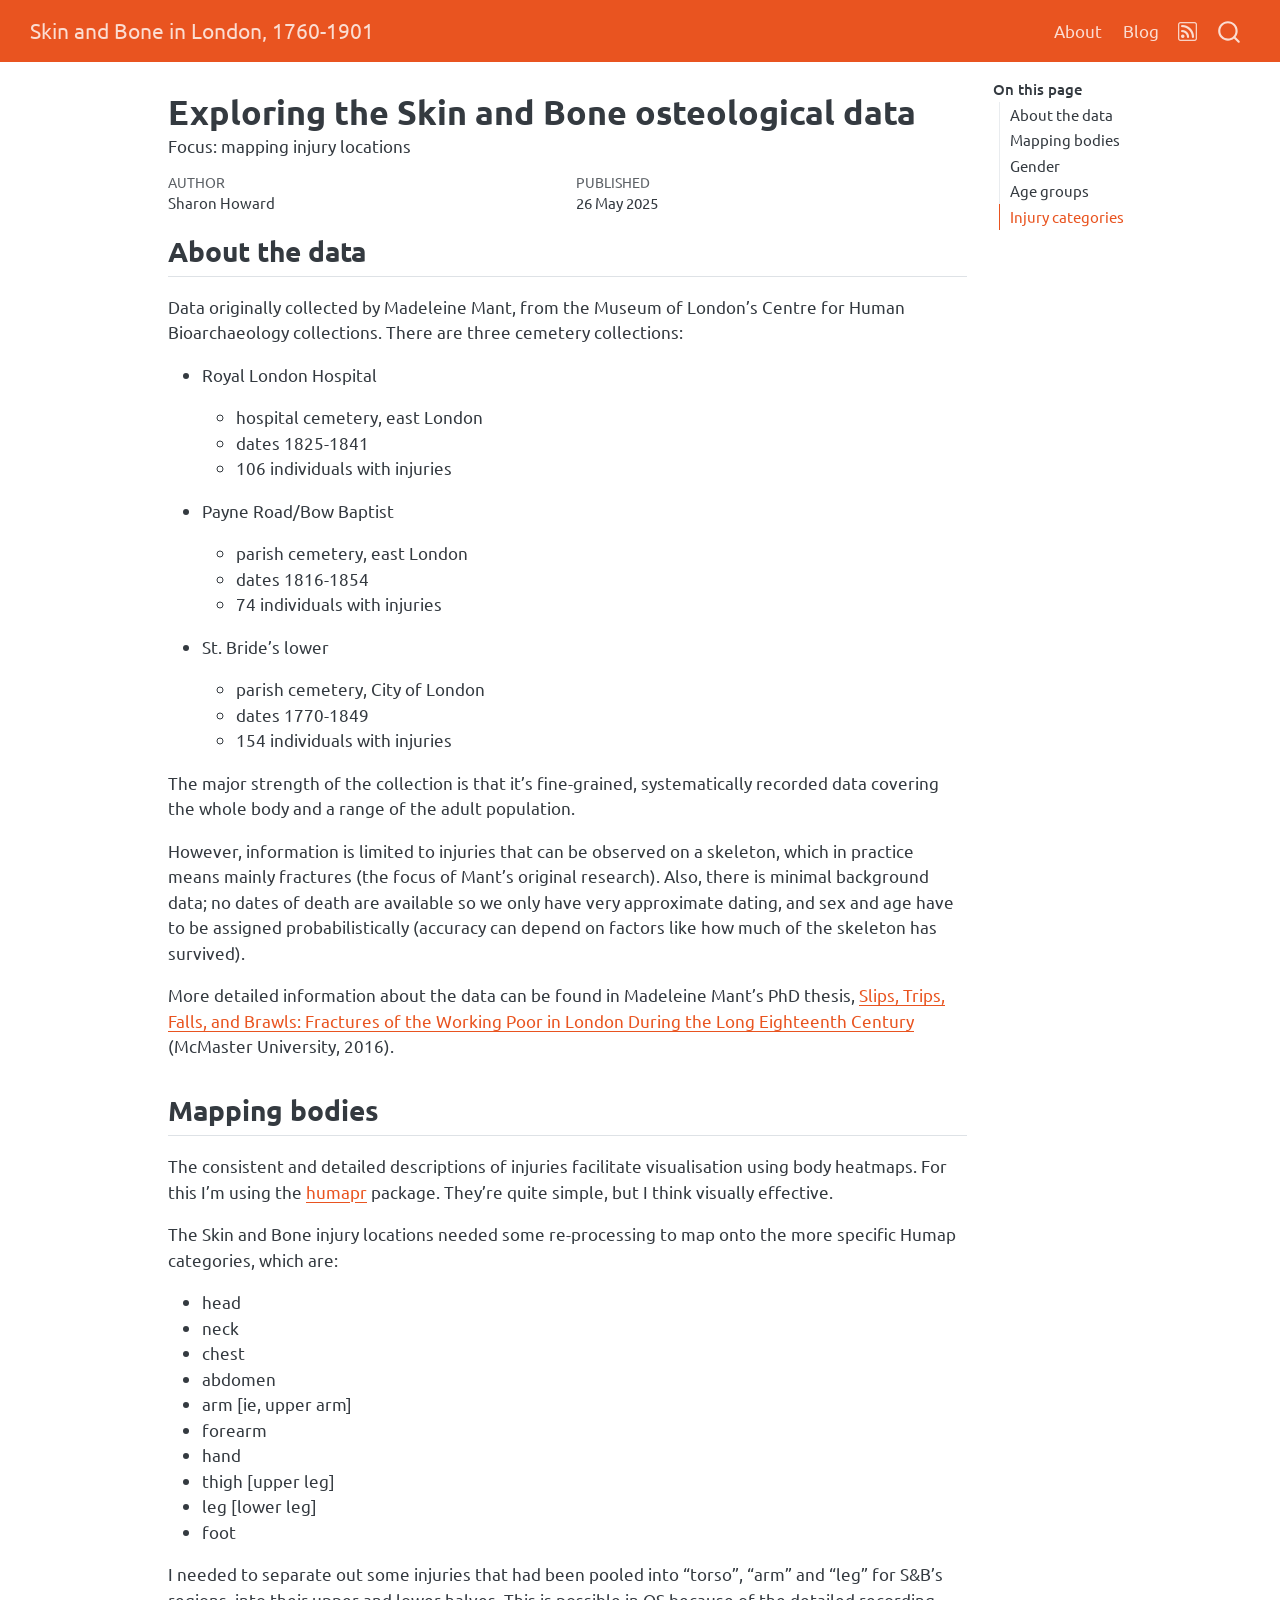
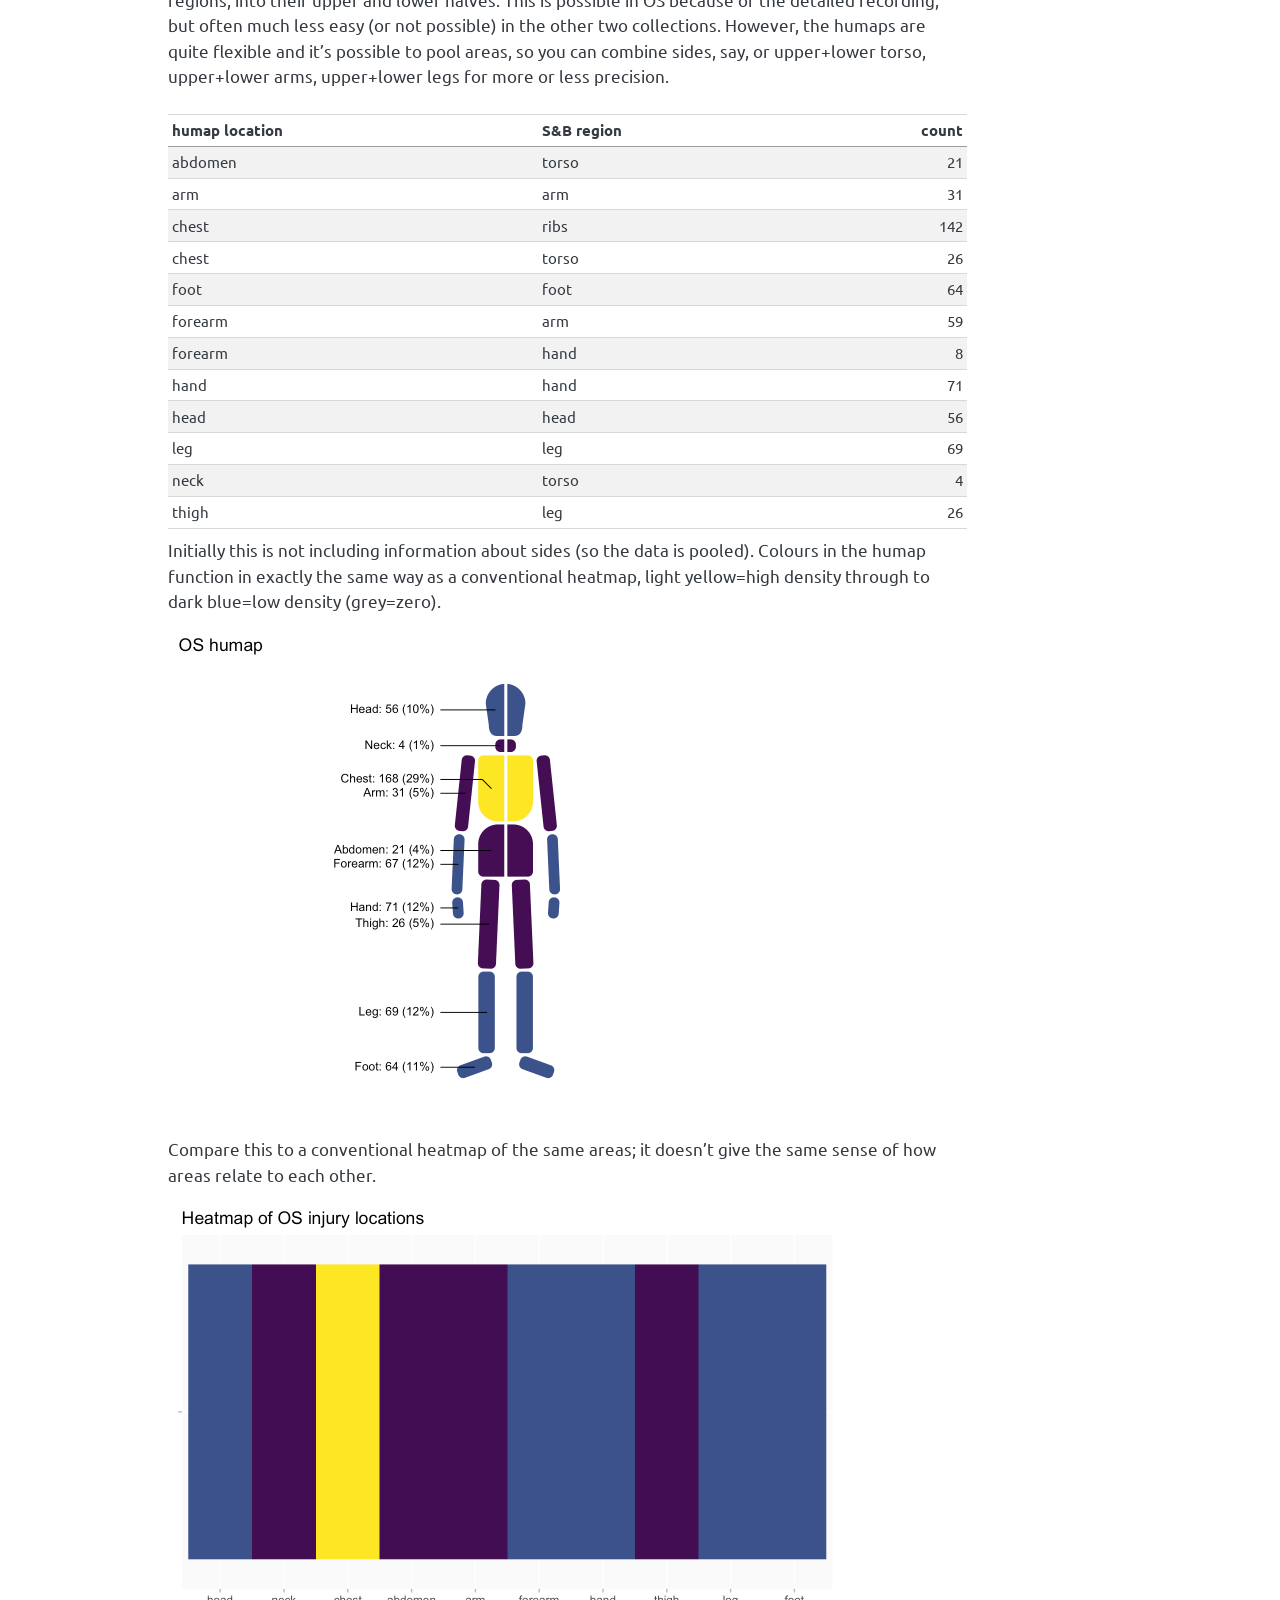
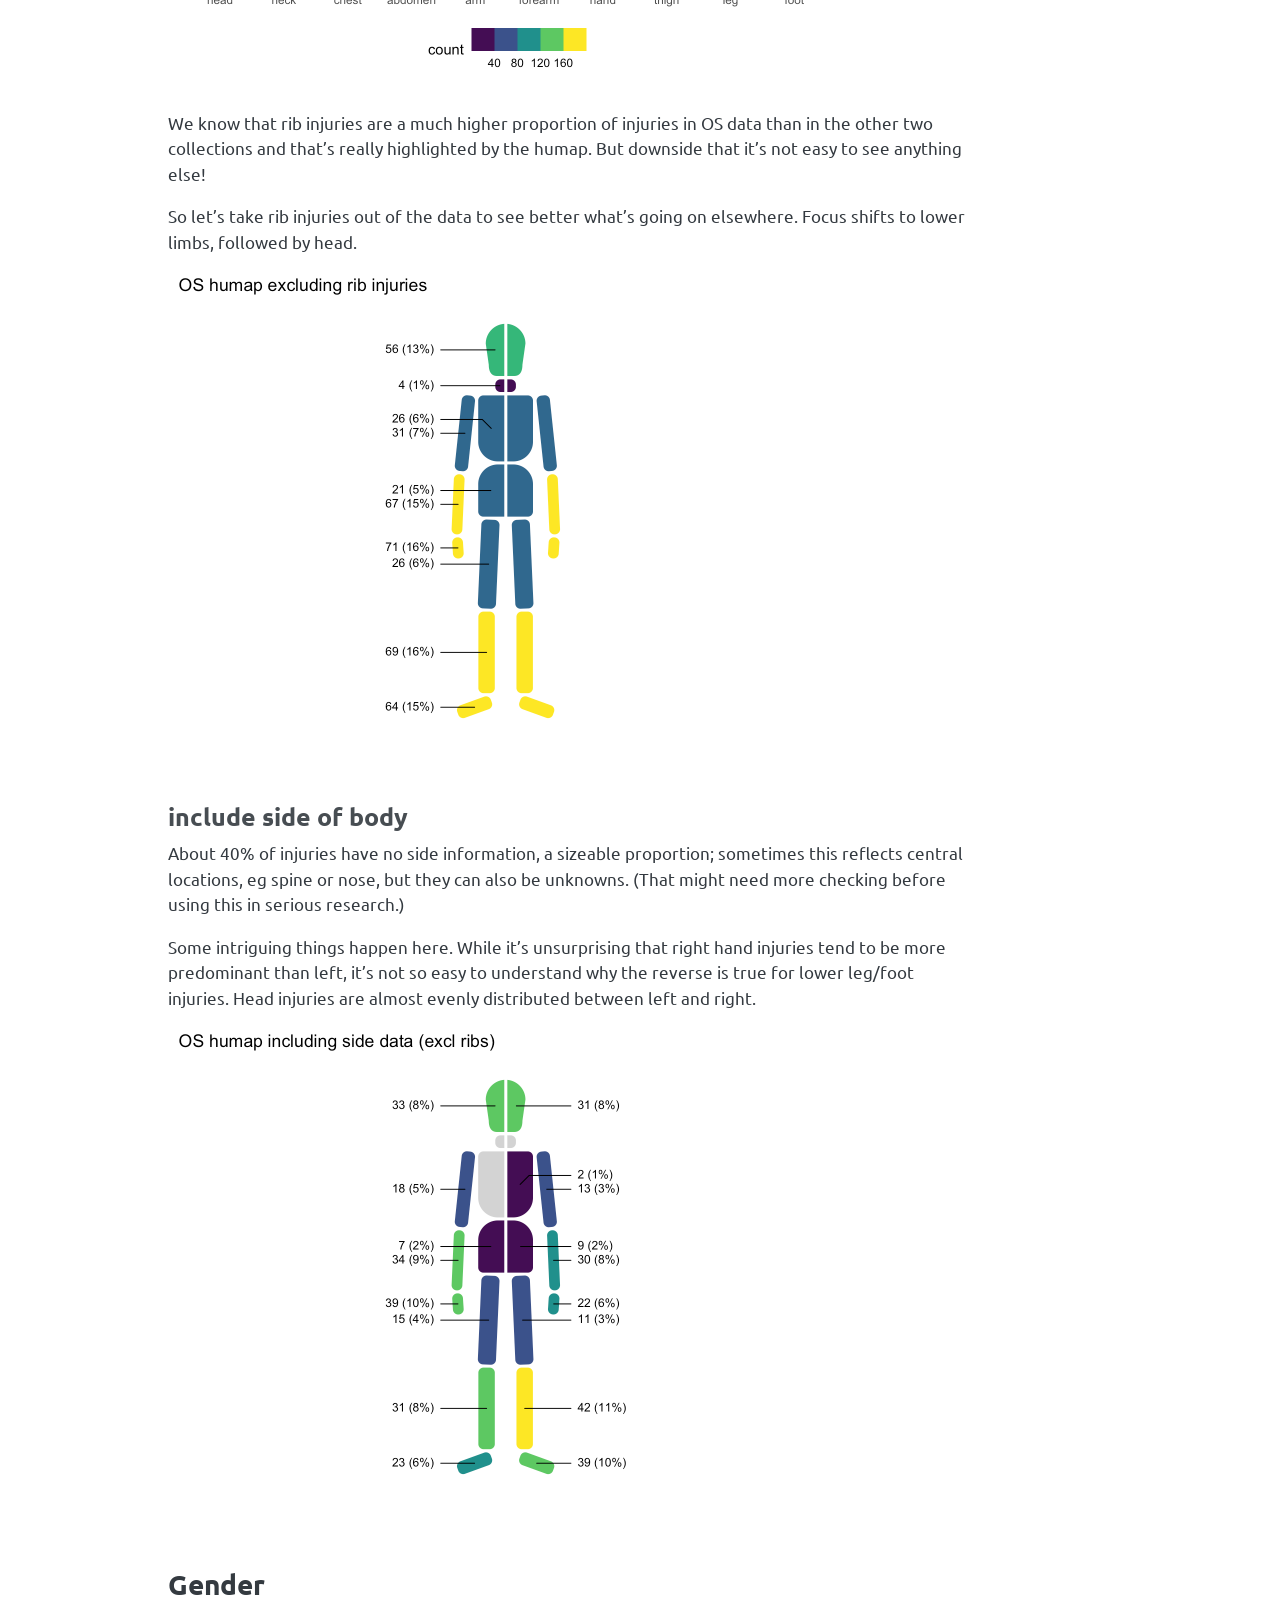
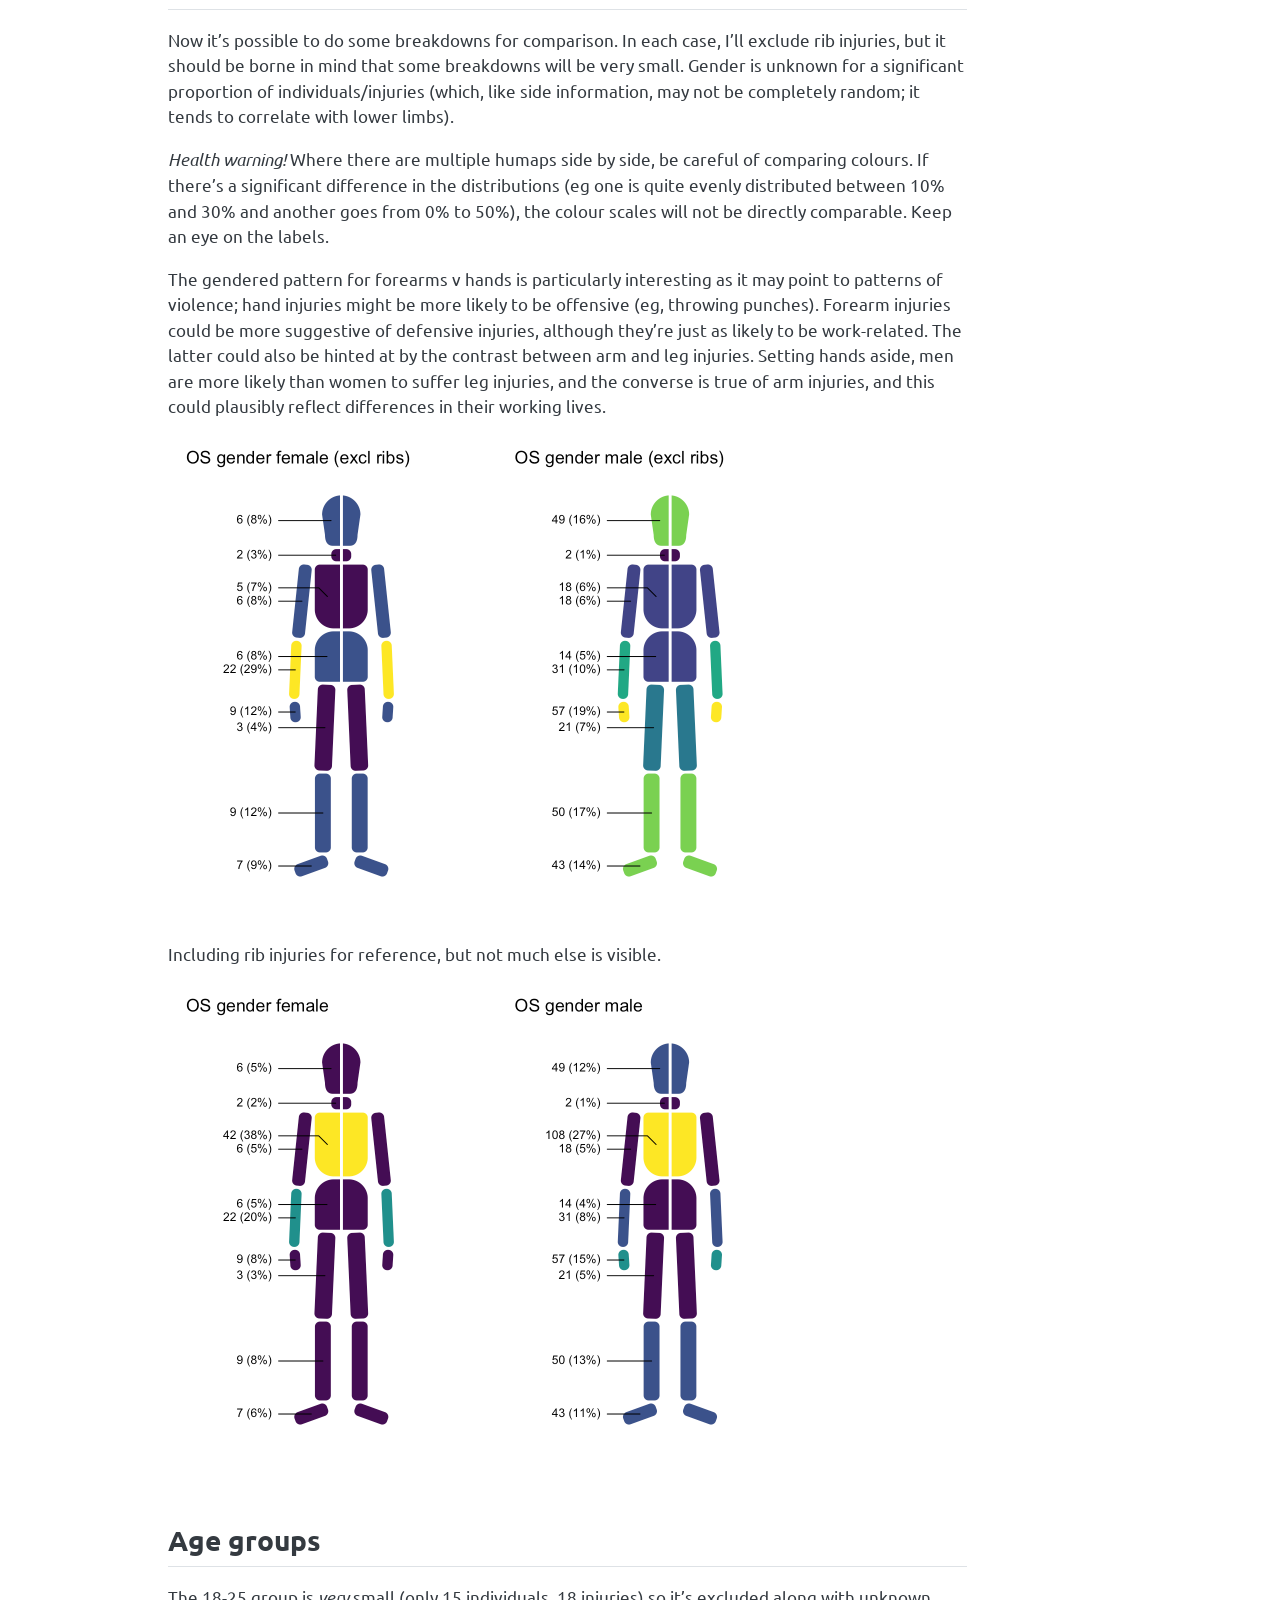
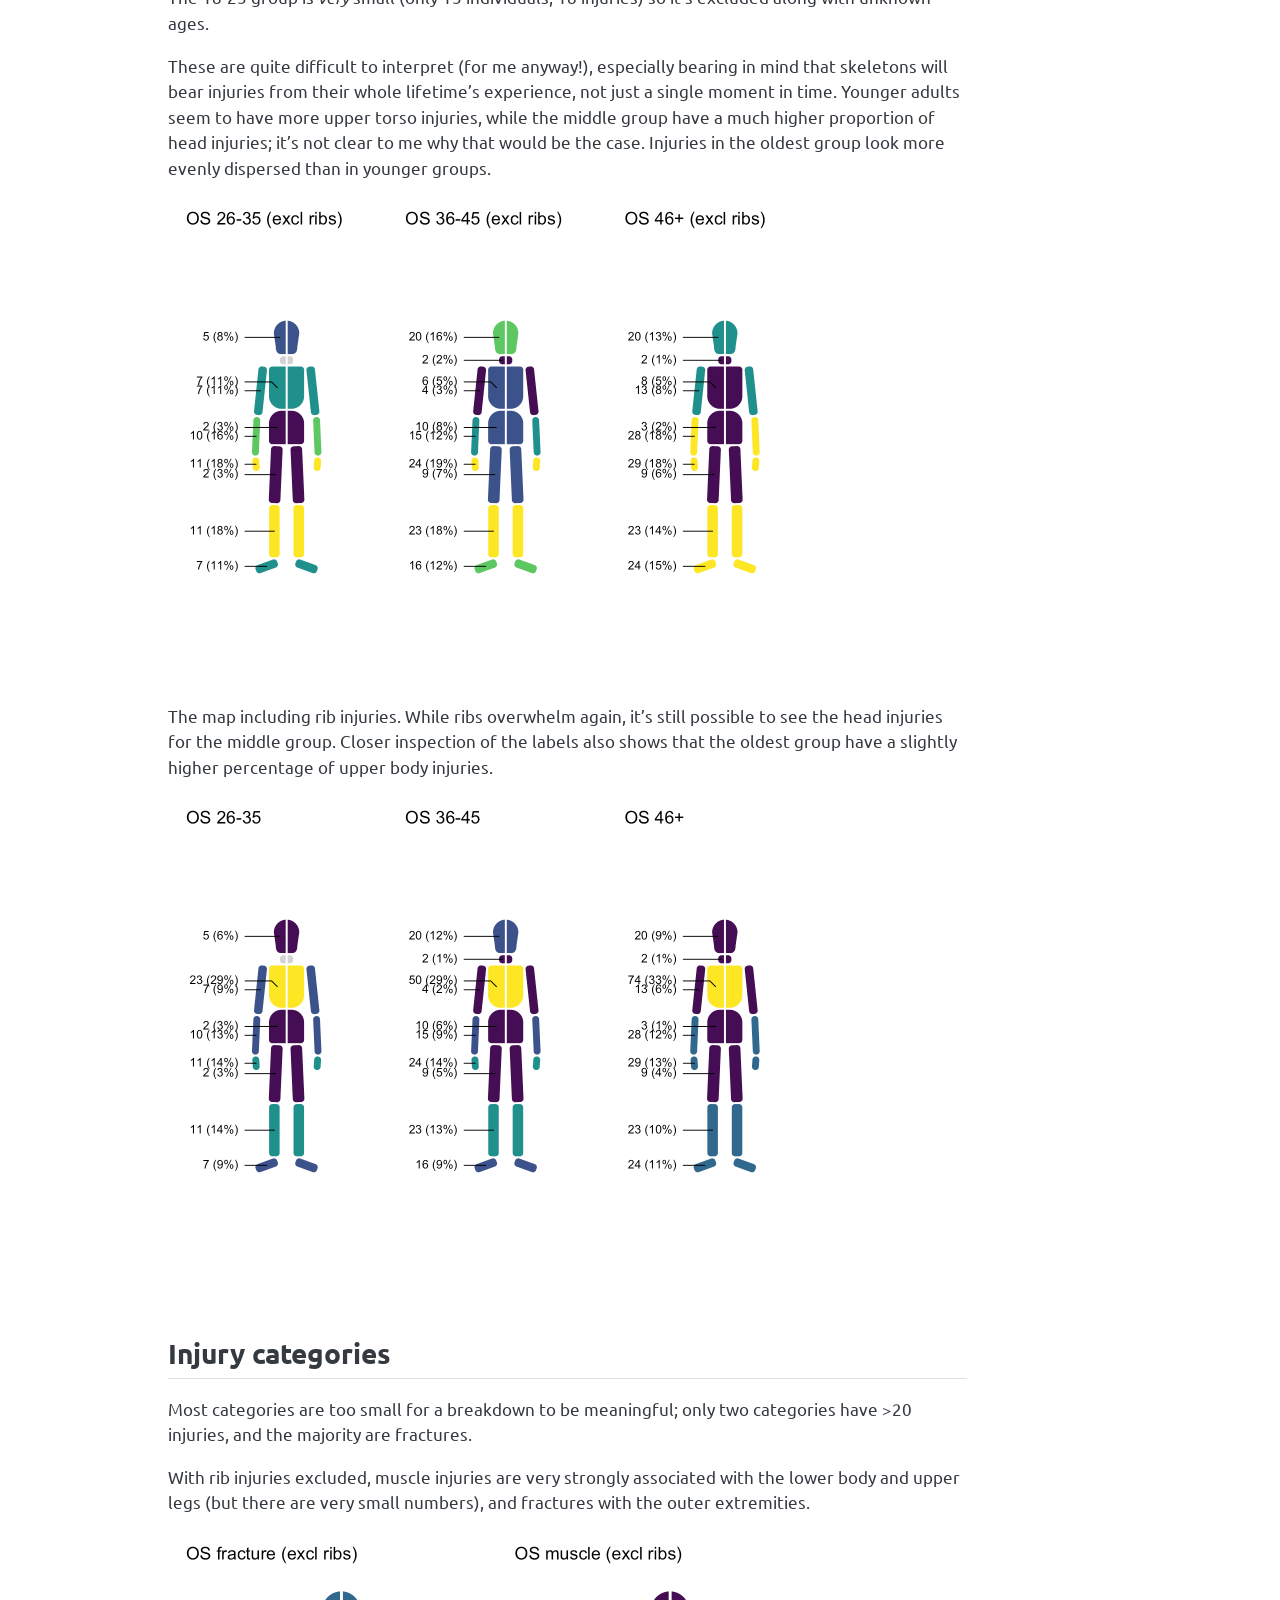
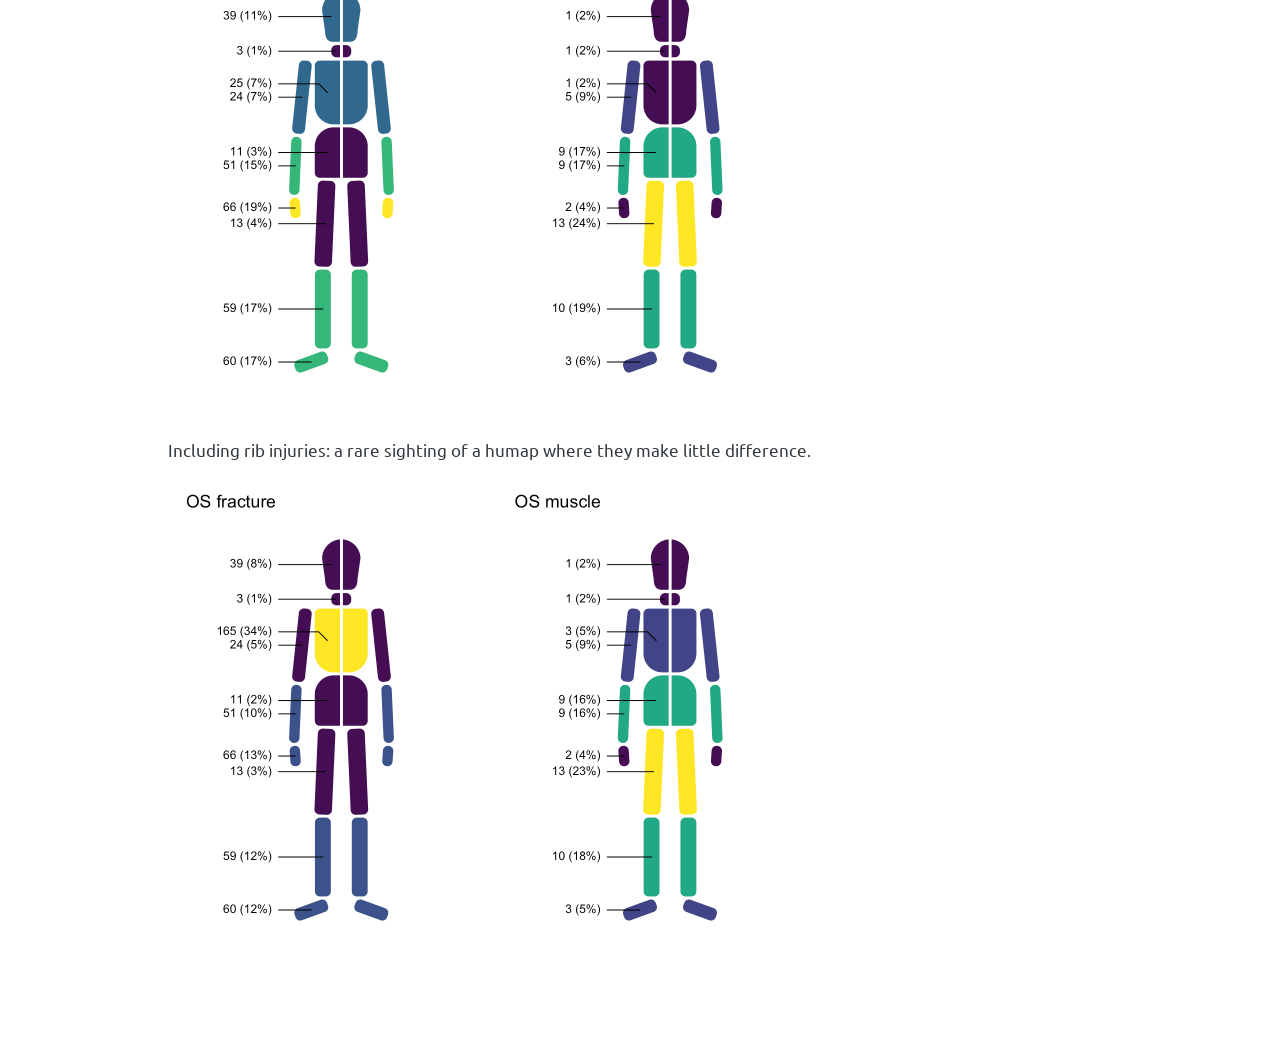
<file: docs/posts/osteology/index.html>
<!DOCTYPE html>
<html xmlns="http://www.w3.org/1999/xhtml" lang="en" xml:lang="en"><head>

<meta charset="utf-8">
<meta name="generator" content="quarto-1.7.32">

<meta name="viewport" content="width=device-width, initial-scale=1.0, user-scalable=yes">

<meta name="author" content="Sharon Howard">
<meta name="dcterms.date" content="2025-05-26">
<meta name="description" content="Focus: mapping injury locations">

<title>Exploring the Skin and Bone osteological data – Skin and Bone in London, 1760-1901</title>
<style>
code{white-space: pre-wrap;}
span.smallcaps{font-variant: small-caps;}
div.columns{display: flex; gap: min(4vw, 1.5em);}
div.column{flex: auto; overflow-x: auto;}
div.hanging-indent{margin-left: 1.5em; text-indent: -1.5em;}
ul.task-list{list-style: none;}
ul.task-list li input[type="checkbox"] {
  width: 0.8em;
  margin: 0 0.8em 0.2em -1em; /* quarto-specific, see https://github.com/quarto-dev/quarto-cli/issues/4556 */ 
  vertical-align: middle;
}
</style>


<script src="../../site_libs/quarto-nav/quarto-nav.js"></script>
<script src="../../site_libs/quarto-nav/headroom.min.js"></script>
<script src="../../site_libs/clipboard/clipboard.min.js"></script>
<script src="../../site_libs/quarto-search/autocomplete.umd.js"></script>
<script src="../../site_libs/quarto-search/fuse.min.js"></script>
<script src="../../site_libs/quarto-search/quarto-search.js"></script>
<meta name="quarto:offset" content="../../">
<link href="../../favicon.jpg" rel="icon" type="image/jpeg">
<script src="../../site_libs/quarto-html/quarto.js" type="module"></script>
<script src="../../site_libs/quarto-html/tabsets/tabsets.js" type="module"></script>
<script src="../../site_libs/quarto-html/popper.min.js"></script>
<script src="../../site_libs/quarto-html/tippy.umd.min.js"></script>
<script src="../../site_libs/quarto-html/anchor.min.js"></script>
<link href="../../site_libs/quarto-html/tippy.css" rel="stylesheet">
<link href="../../site_libs/quarto-html/quarto-syntax-highlighting-37eea08aefeeee20ff55810ff984fec1.css" rel="stylesheet" id="quarto-text-highlighting-styles">
<script src="../../site_libs/bootstrap/bootstrap.min.js"></script>
<link href="../../site_libs/bootstrap/bootstrap-icons.css" rel="stylesheet">
<link href="../../site_libs/bootstrap/bootstrap-434a87f1a65cf5564e22d224e5738d6d.min.css" rel="stylesheet" append-hash="true" id="quarto-bootstrap" data-mode="light">
<script id="quarto-search-options" type="application/json">{
  "location": "navbar",
  "copy-button": false,
  "collapse-after": 3,
  "panel-placement": "end",
  "type": "overlay",
  "limit": 50,
  "keyboard-shortcut": [
    "f",
    "/",
    "s"
  ],
  "show-item-context": false,
  "language": {
    "search-no-results-text": "No results",
    "search-matching-documents-text": "matching documents",
    "search-copy-link-title": "Copy link to search",
    "search-hide-matches-text": "Hide additional matches",
    "search-more-match-text": "more match in this document",
    "search-more-matches-text": "more matches in this document",
    "search-clear-button-title": "Clear",
    "search-text-placeholder": "",
    "search-detached-cancel-button-title": "Cancel",
    "search-submit-button-title": "Submit",
    "search-label": "Search"
  }
}</script>
<script src="../../site_libs/kePrint-0.0.1/kePrint.js"></script>
<link href="../../site_libs/lightable-0.0.1/lightable.css" rel="stylesheet">


<link rel="stylesheet" href="../../styles.css">
</head>

<body class="nav-fixed quarto-light">

<div id="quarto-search-results"></div>
  <header id="quarto-header" class="headroom fixed-top">
    <nav class="navbar navbar-expand-lg " data-bs-theme="dark">
      <div class="navbar-container container-fluid">
      <div class="navbar-brand-container mx-auto">
    <a class="navbar-brand" href="../../index.html">
    <span class="navbar-title">Skin and Bone in London, 1760-1901</span>
    </a>
  </div>
            <div id="quarto-search" class="" title="Search"></div>
          <button class="navbar-toggler" type="button" data-bs-toggle="collapse" data-bs-target="#navbarCollapse" aria-controls="navbarCollapse" role="menu" aria-expanded="false" aria-label="Toggle navigation" onclick="if (window.quartoToggleHeadroom) { window.quartoToggleHeadroom(); }">
  <span class="navbar-toggler-icon"></span>
</button>
          <div class="collapse navbar-collapse" id="navbarCollapse">
            <ul class="navbar-nav navbar-nav-scroll ms-auto">
  <li class="nav-item">
    <a class="nav-link" href="../../about.html"> 
<span class="menu-text">About</span></a>
  </li>  
  <li class="nav-item">
    <a class="nav-link" href="../../blog.html"> 
<span class="menu-text">Blog</span></a>
  </li>  
  <li class="nav-item compact">
    <a class="nav-link" href="../../blog.xml"> <i class="bi bi-rss" role="img">
</i> 
<span class="menu-text"></span></a>
  </li>  
</ul>
          </div> <!-- /navcollapse -->
            <div class="quarto-navbar-tools">
</div>
      </div> <!-- /container-fluid -->
    </nav>
</header>
<!-- content -->
<div id="quarto-content" class="quarto-container page-columns page-rows-contents page-layout-article page-navbar">
<!-- sidebar -->
<!-- margin-sidebar -->
    <div id="quarto-margin-sidebar" class="sidebar margin-sidebar">
        <nav id="TOC" role="doc-toc" class="toc-active">
    <h2 id="toc-title">On this page</h2>
   
  <ul>
  <li><a href="#about-the-data" id="toc-about-the-data" class="nav-link active" data-scroll-target="#about-the-data">About the data</a></li>
  <li><a href="#mapping-bodies" id="toc-mapping-bodies" class="nav-link" data-scroll-target="#mapping-bodies">Mapping bodies</a>
  <ul class="collapse">
  <li><a href="#include-side-of-body" id="toc-include-side-of-body" class="nav-link" data-scroll-target="#include-side-of-body">include side of body</a></li>
  </ul></li>
  <li><a href="#gender" id="toc-gender" class="nav-link" data-scroll-target="#gender">Gender</a></li>
  <li><a href="#age-groups" id="toc-age-groups" class="nav-link" data-scroll-target="#age-groups">Age groups</a></li>
  <li><a href="#injury-categories" id="toc-injury-categories" class="nav-link" data-scroll-target="#injury-categories">Injury categories</a></li>
  </ul>
</nav>
    </div>
<!-- main -->
<main class="content" id="quarto-document-content">

<header id="title-block-header" class="quarto-title-block default">
<div class="quarto-title">
<h1 class="title">Exploring the Skin and Bone osteological data</h1>
</div>

<div>
  <div class="description">
    Focus: mapping injury locations
  </div>
</div>


<div class="quarto-title-meta">

    <div>
    <div class="quarto-title-meta-heading">Author</div>
    <div class="quarto-title-meta-contents">
             <p>Sharon Howard </p>
          </div>
  </div>
    
    <div>
    <div class="quarto-title-meta-heading">Published</div>
    <div class="quarto-title-meta-contents">
      <p class="date">26 May 2025</p>
    </div>
  </div>
  
    
  </div>
  


</header>


<section id="about-the-data" class="level2">
<h2 class="anchored" data-anchor-id="about-the-data">About the data</h2>
<p>Data originally collected by Madeleine Mant, from the Museum of London’s Centre for Human Bioarchaeology collections. There are three cemetery collections:</p>
<ul>
<li><p>Royal London Hospital</p>
<ul>
<li>hospital cemetery, east London</li>
<li>dates 1825-1841</li>
<li>106 individuals with injuries</li>
</ul></li>
<li><p>Payne Road/Bow Baptist</p>
<ul>
<li>parish cemetery, east London</li>
<li>dates 1816-1854</li>
<li>74 individuals with injuries</li>
</ul></li>
<li><p>St.&nbsp;Bride’s lower</p>
<ul>
<li>parish cemetery, City of London</li>
<li>dates 1770-1849</li>
<li>154 individuals with injuries</li>
</ul></li>
</ul>
<p>The major strength of the collection is that it’s fine-grained, systematically recorded data covering the whole body and a range of the adult population.</p>
<p>However, information is limited to injuries that can be observed on a skeleton, which in practice means mainly fractures (the focus of Mant’s original research). Also, there is minimal background data; no dates of death are available so we only have very approximate dating, and sex and age have to be assigned probabilistically (accuracy can depend on factors like how much of the skeleton has survived).</p>
<p>More detailed information about the data can be found in Madeleine Mant’s PhD thesis, <a href="https://macsphere.mcmaster.ca/handle/11375/20026">Slips, Trips, Falls, and Brawls: Fractures of the Working Poor in London During the Long Eighteenth Century</a> (McMaster University, 2016).</p>
</section>
<section id="mapping-bodies" class="level2">
<h2 class="anchored" data-anchor-id="mapping-bodies">Mapping bodies</h2>
<p>The consistent and detailed descriptions of injuries facilitate visualisation using body heatmaps. For this I’m using the <a href="https://epiben.github.io/humapr/">humapr</a> package. They’re quite simple, but I think visually effective.</p>
<p>The Skin and Bone injury locations needed some re-processing to map onto the more specific Humap categories, which are:</p>
<ul>
<li>head</li>
<li>neck</li>
<li>chest</li>
<li>abdomen</li>
<li>arm [ie, upper arm]</li>
<li>forearm</li>
<li>hand</li>
<li>thigh [upper leg]</li>
<li>leg [lower leg]</li>
<li>foot</li>
</ul>
<p>I needed to separate out some injuries that had been pooled into “torso”, “arm” and “leg” for S&amp;B’s regions, into their upper and lower halves. This is possible in OS because of the detailed recording, but often much less easy (or not possible) in the other two collections. However, the humaps are quite flexible and it’s possible to pool areas, so you can combine sides, say, or upper+lower torso, upper+lower arms, upper+lower legs for more or less precision.</p>
<div class="cell">
<div class="cell-output-display">
<table class="table caption-top table-sm table-striped small" data-quarto-postprocess="true">
<thead>
<tr class="header">
<th style="text-align: left;" data-quarto-table-cell-role="th">humap location</th>
<th style="text-align: left;" data-quarto-table-cell-role="th">S&amp;B region</th>
<th style="text-align: right;" data-quarto-table-cell-role="th">count</th>
</tr>
</thead>
<tbody>
<tr class="odd">
<td style="text-align: left;">abdomen</td>
<td style="text-align: left;">torso</td>
<td style="text-align: right;">21</td>
</tr>
<tr class="even">
<td style="text-align: left;">arm</td>
<td style="text-align: left;">arm</td>
<td style="text-align: right;">31</td>
</tr>
<tr class="odd">
<td style="text-align: left;">chest</td>
<td style="text-align: left;">ribs</td>
<td style="text-align: right;">142</td>
</tr>
<tr class="even">
<td style="text-align: left;">chest</td>
<td style="text-align: left;">torso</td>
<td style="text-align: right;">26</td>
</tr>
<tr class="odd">
<td style="text-align: left;">foot</td>
<td style="text-align: left;">foot</td>
<td style="text-align: right;">64</td>
</tr>
<tr class="even">
<td style="text-align: left;">forearm</td>
<td style="text-align: left;">arm</td>
<td style="text-align: right;">59</td>
</tr>
<tr class="odd">
<td style="text-align: left;">forearm</td>
<td style="text-align: left;">hand</td>
<td style="text-align: right;">8</td>
</tr>
<tr class="even">
<td style="text-align: left;">hand</td>
<td style="text-align: left;">hand</td>
<td style="text-align: right;">71</td>
</tr>
<tr class="odd">
<td style="text-align: left;">head</td>
<td style="text-align: left;">head</td>
<td style="text-align: right;">56</td>
</tr>
<tr class="even">
<td style="text-align: left;">leg</td>
<td style="text-align: left;">leg</td>
<td style="text-align: right;">69</td>
</tr>
<tr class="odd">
<td style="text-align: left;">neck</td>
<td style="text-align: left;">torso</td>
<td style="text-align: right;">4</td>
</tr>
<tr class="even">
<td style="text-align: left;">thigh</td>
<td style="text-align: left;">leg</td>
<td style="text-align: right;">26</td>
</tr>
</tbody>
</table>
</div>
</div>
<p>Initially this is not including information about sides (so the data is pooled). Colours in the humap function in exactly the same way as a conventional heatmap, light yellow=high density through to dark blue=low density (grey=zero).</p>
<div class="cell">
<div class="cell-output-display">
<div>
<figure class="figure">
<p><img src="index_files/figure-html/unnamed-chunk-3-1.png" class="img-fluid figure-img" width="672"></p>
</figure>
</div>
</div>
</div>
<p>Compare this to a conventional heatmap of the same areas; it doesn’t give the same sense of how areas relate to each other.</p>
<div class="cell">
<div class="cell-output-display">
<div>
<figure class="figure">
<p><img src="index_files/figure-html/unnamed-chunk-4-1.png" class="img-fluid figure-img" width="672"></p>
</figure>
</div>
</div>
</div>
<p>We know that rib injuries are a much higher proportion of injuries in OS data than in the other two collections and that’s really highlighted by the humap. But downside that it’s not easy to see anything else!</p>
<p>So let’s take rib injuries out of the data to see better what’s going on elsewhere. Focus shifts to lower limbs, followed by head.</p>
<div class="cell">
<div class="cell-output-display">
<div>
<figure class="figure">
<p><img src="index_files/figure-html/unnamed-chunk-5-1.png" class="img-fluid figure-img" width="672"></p>
</figure>
</div>
</div>
</div>
<section id="include-side-of-body" class="level3">
<h3 class="anchored" data-anchor-id="include-side-of-body">include side of body</h3>
<p>About 40% of injuries have no side information, a sizeable proportion; sometimes this reflects central locations, eg spine or nose, but they can also be unknowns. (That might need more checking before using this in serious research.)</p>
<p>Some intriguing things happen here. While it’s unsurprising that right hand injuries tend to be more predominant than left, it’s not so easy to understand why the reverse is true for lower leg/foot injuries. Head injuries are almost evenly distributed between left and right.</p>
<div class="cell">
<div class="cell-output-display">
<div>
<figure class="figure">
<p><img src="index_files/figure-html/unnamed-chunk-7-1.png" class="img-fluid figure-img" width="672"></p>
</figure>
</div>
</div>
</div>
</section>
</section>
<section id="gender" class="level2">
<h2 class="anchored" data-anchor-id="gender">Gender</h2>
<p>Now it’s possible to do some breakdowns for comparison. In each case, I’ll exclude rib injuries, but it should be borne in mind that some breakdowns will be very small. Gender is unknown for a significant proportion of individuals/injuries (which, like side information, may not be completely random; it tends to correlate with lower limbs).</p>
<p><em>Health warning!</em> Where there are multiple humaps side by side, be careful of comparing colours. If there’s a significant difference in the distributions (eg one is quite evenly distributed between 10% and 30% and another goes from 0% to 50%), the colour scales will not be directly comparable. Keep an eye on the labels.</p>
<p>The gendered pattern for forearms v hands is particularly interesting as it may point to patterns of violence; hand injuries might be more likely to be offensive (eg, throwing punches). Forearm injuries could be more suggestive of defensive injuries, although they’re just as likely to be work-related. The latter could also be hinted at by the contrast between arm and leg injuries. Setting hands aside, men are more likely than women to suffer leg injuries, and the converse is true of arm injuries, and this could plausibly reflect differences in their working lives.</p>
<div class="cell">
<div class="cell-output-display">
<div>
<figure class="figure">
<p><img src="index_files/figure-html/unnamed-chunk-8-1.png" class="img-fluid figure-img" width="672"></p>
</figure>
</div>
</div>
</div>
<p>Including rib injuries for reference, but not much else is visible.</p>
<div class="cell">
<div class="cell-output-display">
<div>
<figure class="figure">
<p><img src="index_files/figure-html/unnamed-chunk-9-1.png" class="img-fluid figure-img" width="672"></p>
</figure>
</div>
</div>
</div>
</section>
<section id="age-groups" class="level2">
<h2 class="anchored" data-anchor-id="age-groups">Age groups</h2>
<p>The 18-25 group is <em>very</em> small (only 15 individuals, 18 injuries) so it’s excluded along with unknown ages.</p>
<p>These are quite difficult to interpret (for me anyway!), especially bearing in mind that skeletons will bear injuries from their whole lifetime’s experience, not just a single moment in time. Younger adults seem to have more upper torso injuries, while the middle group have a much higher proportion of head injuries; it’s not clear to me why that would be the case. Injuries in the oldest group look more evenly dispersed than in younger groups.</p>
<div class="cell">
<div class="cell-output-display">
<div>
<figure class="figure">
<p><img src="index_files/figure-html/unnamed-chunk-11-1.png" class="img-fluid figure-img" width="672"></p>
</figure>
</div>
</div>
</div>
<p>The map including rib injuries. While ribs overwhelm again, it’s still possible to see the head injuries for the middle group. Closer inspection of the labels also shows that the oldest group have a slightly higher percentage of upper body injuries.</p>
<div class="cell">
<div class="cell-output-display">
<div>
<figure class="figure">
<p><img src="index_files/figure-html/unnamed-chunk-12-1.png" class="img-fluid figure-img" width="672"></p>
</figure>
</div>
</div>
</div>
</section>
<section id="injury-categories" class="level2">
<h2 class="anchored" data-anchor-id="injury-categories">Injury categories</h2>
<p>Most categories are too small for a breakdown to be meaningful; only two categories have &gt;20 injuries, and the majority are fractures.</p>
<p>With rib injuries excluded, muscle injuries are very strongly associated with the lower body and upper legs (but there are very small numbers), and fractures with the outer extremities.</p>
<div class="cell">
<div class="cell-output-display">
<div>
<figure class="figure">
<p><img src="index_files/figure-html/unnamed-chunk-13-1.png" class="img-fluid figure-img" width="672"></p>
</figure>
</div>
</div>
</div>
<p>Including rib injuries: a rare sighting of a humap where they make little difference.</p>
<div class="cell">
<div class="cell-output-display">
<div>
<figure class="figure">
<p><img src="index_files/figure-html/unnamed-chunk-14-1.png" class="img-fluid figure-img" width="672"></p>
</figure>
</div>
</div>
</div>


</section>

</main> <!-- /main -->
<script id="quarto-html-after-body" type="application/javascript">
  window.document.addEventListener("DOMContentLoaded", function (event) {
    const icon = "";
    const anchorJS = new window.AnchorJS();
    anchorJS.options = {
      placement: 'right',
      icon: icon
    };
    anchorJS.add('.anchored');
    const isCodeAnnotation = (el) => {
      for (const clz of el.classList) {
        if (clz.startsWith('code-annotation-')) {                     
          return true;
        }
      }
      return false;
    }
    const onCopySuccess = function(e) {
      // button target
      const button = e.trigger;
      // don't keep focus
      button.blur();
      // flash "checked"
      button.classList.add('code-copy-button-checked');
      var currentTitle = button.getAttribute("title");
      button.setAttribute("title", "Copied!");
      let tooltip;
      if (window.bootstrap) {
        button.setAttribute("data-bs-toggle", "tooltip");
        button.setAttribute("data-bs-placement", "left");
        button.setAttribute("data-bs-title", "Copied!");
        tooltip = new bootstrap.Tooltip(button, 
          { trigger: "manual", 
            customClass: "code-copy-button-tooltip",
            offset: [0, -8]});
        tooltip.show();    
      }
      setTimeout(function() {
        if (tooltip) {
          tooltip.hide();
          button.removeAttribute("data-bs-title");
          button.removeAttribute("data-bs-toggle");
          button.removeAttribute("data-bs-placement");
        }
        button.setAttribute("title", currentTitle);
        button.classList.remove('code-copy-button-checked');
      }, 1000);
      // clear code selection
      e.clearSelection();
    }
    const getTextToCopy = function(trigger) {
        const codeEl = trigger.previousElementSibling.cloneNode(true);
        for (const childEl of codeEl.children) {
          if (isCodeAnnotation(childEl)) {
            childEl.remove();
          }
        }
        return codeEl.innerText;
    }
    const clipboard = new window.ClipboardJS('.code-copy-button:not([data-in-quarto-modal])', {
      text: getTextToCopy
    });
    clipboard.on('success', onCopySuccess);
    if (window.document.getElementById('quarto-embedded-source-code-modal')) {
      const clipboardModal = new window.ClipboardJS('.code-copy-button[data-in-quarto-modal]', {
        text: getTextToCopy,
        container: window.document.getElementById('quarto-embedded-source-code-modal')
      });
      clipboardModal.on('success', onCopySuccess);
    }
      var localhostRegex = new RegExp(/^(?:http|https):\/\/localhost\:?[0-9]*\//);
      var mailtoRegex = new RegExp(/^mailto:/);
        var filterRegex = new RegExp("https:\/\/skin-and-bone-in-london-1760-1901\.github\.io\/");
      var isInternal = (href) => {
          return filterRegex.test(href) || localhostRegex.test(href) || mailtoRegex.test(href);
      }
      // Inspect non-navigation links and adorn them if external
     var links = window.document.querySelectorAll('a[href]:not(.nav-link):not(.navbar-brand):not(.toc-action):not(.sidebar-link):not(.sidebar-item-toggle):not(.pagination-link):not(.no-external):not([aria-hidden]):not(.dropdown-item):not(.quarto-navigation-tool):not(.about-link)');
      for (var i=0; i<links.length; i++) {
        const link = links[i];
        if (!isInternal(link.href)) {
          // undo the damage that might have been done by quarto-nav.js in the case of
          // links that we want to consider external
          if (link.dataset.originalHref !== undefined) {
            link.href = link.dataset.originalHref;
          }
        }
      }
    function tippyHover(el, contentFn, onTriggerFn, onUntriggerFn) {
      const config = {
        allowHTML: true,
        maxWidth: 500,
        delay: 100,
        arrow: false,
        appendTo: function(el) {
            return el.parentElement;
        },
        interactive: true,
        interactiveBorder: 10,
        theme: 'quarto',
        placement: 'bottom-start',
      };
      if (contentFn) {
        config.content = contentFn;
      }
      if (onTriggerFn) {
        config.onTrigger = onTriggerFn;
      }
      if (onUntriggerFn) {
        config.onUntrigger = onUntriggerFn;
      }
      window.tippy(el, config); 
    }
    const noterefs = window.document.querySelectorAll('a[role="doc-noteref"]');
    for (var i=0; i<noterefs.length; i++) {
      const ref = noterefs[i];
      tippyHover(ref, function() {
        // use id or data attribute instead here
        let href = ref.getAttribute('data-footnote-href') || ref.getAttribute('href');
        try { href = new URL(href).hash; } catch {}
        const id = href.replace(/^#\/?/, "");
        const note = window.document.getElementById(id);
        if (note) {
          return note.innerHTML;
        } else {
          return "";
        }
      });
    }
    const xrefs = window.document.querySelectorAll('a.quarto-xref');
    const processXRef = (id, note) => {
      // Strip column container classes
      const stripColumnClz = (el) => {
        el.classList.remove("page-full", "page-columns");
        if (el.children) {
          for (const child of el.children) {
            stripColumnClz(child);
          }
        }
      }
      stripColumnClz(note)
      if (id === null || id.startsWith('sec-')) {
        // Special case sections, only their first couple elements
        const container = document.createElement("div");
        if (note.children && note.children.length > 2) {
          container.appendChild(note.children[0].cloneNode(true));
          for (let i = 1; i < note.children.length; i++) {
            const child = note.children[i];
            if (child.tagName === "P" && child.innerText === "") {
              continue;
            } else {
              container.appendChild(child.cloneNode(true));
              break;
            }
          }
          if (window.Quarto?.typesetMath) {
            window.Quarto.typesetMath(container);
          }
          return container.innerHTML
        } else {
          if (window.Quarto?.typesetMath) {
            window.Quarto.typesetMath(note);
          }
          return note.innerHTML;
        }
      } else {
        // Remove any anchor links if they are present
        const anchorLink = note.querySelector('a.anchorjs-link');
        if (anchorLink) {
          anchorLink.remove();
        }
        if (window.Quarto?.typesetMath) {
          window.Quarto.typesetMath(note);
        }
        if (note.classList.contains("callout")) {
          return note.outerHTML;
        } else {
          return note.innerHTML;
        }
      }
    }
    for (var i=0; i<xrefs.length; i++) {
      const xref = xrefs[i];
      tippyHover(xref, undefined, function(instance) {
        instance.disable();
        let url = xref.getAttribute('href');
        let hash = undefined; 
        if (url.startsWith('#')) {
          hash = url;
        } else {
          try { hash = new URL(url).hash; } catch {}
        }
        if (hash) {
          const id = hash.replace(/^#\/?/, "");
          const note = window.document.getElementById(id);
          if (note !== null) {
            try {
              const html = processXRef(id, note.cloneNode(true));
              instance.setContent(html);
            } finally {
              instance.enable();
              instance.show();
            }
          } else {
            // See if we can fetch this
            fetch(url.split('#')[0])
            .then(res => res.text())
            .then(html => {
              const parser = new DOMParser();
              const htmlDoc = parser.parseFromString(html, "text/html");
              const note = htmlDoc.getElementById(id);
              if (note !== null) {
                const html = processXRef(id, note);
                instance.setContent(html);
              } 
            }).finally(() => {
              instance.enable();
              instance.show();
            });
          }
        } else {
          // See if we can fetch a full url (with no hash to target)
          // This is a special case and we should probably do some content thinning / targeting
          fetch(url)
          .then(res => res.text())
          .then(html => {
            const parser = new DOMParser();
            const htmlDoc = parser.parseFromString(html, "text/html");
            const note = htmlDoc.querySelector('main.content');
            if (note !== null) {
              // This should only happen for chapter cross references
              // (since there is no id in the URL)
              // remove the first header
              if (note.children.length > 0 && note.children[0].tagName === "HEADER") {
                note.children[0].remove();
              }
              const html = processXRef(null, note);
              instance.setContent(html);
            } 
          }).finally(() => {
            instance.enable();
            instance.show();
          });
        }
      }, function(instance) {
      });
    }
        let selectedAnnoteEl;
        const selectorForAnnotation = ( cell, annotation) => {
          let cellAttr = 'data-code-cell="' + cell + '"';
          let lineAttr = 'data-code-annotation="' +  annotation + '"';
          const selector = 'span[' + cellAttr + '][' + lineAttr + ']';
          return selector;
        }
        const selectCodeLines = (annoteEl) => {
          const doc = window.document;
          const targetCell = annoteEl.getAttribute("data-target-cell");
          const targetAnnotation = annoteEl.getAttribute("data-target-annotation");
          const annoteSpan = window.document.querySelector(selectorForAnnotation(targetCell, targetAnnotation));
          const lines = annoteSpan.getAttribute("data-code-lines").split(",");
          const lineIds = lines.map((line) => {
            return targetCell + "-" + line;
          })
          let top = null;
          let height = null;
          let parent = null;
          if (lineIds.length > 0) {
              //compute the position of the single el (top and bottom and make a div)
              const el = window.document.getElementById(lineIds[0]);
              top = el.offsetTop;
              height = el.offsetHeight;
              parent = el.parentElement.parentElement;
            if (lineIds.length > 1) {
              const lastEl = window.document.getElementById(lineIds[lineIds.length - 1]);
              const bottom = lastEl.offsetTop + lastEl.offsetHeight;
              height = bottom - top;
            }
            if (top !== null && height !== null && parent !== null) {
              // cook up a div (if necessary) and position it 
              let div = window.document.getElementById("code-annotation-line-highlight");
              if (div === null) {
                div = window.document.createElement("div");
                div.setAttribute("id", "code-annotation-line-highlight");
                div.style.position = 'absolute';
                parent.appendChild(div);
              }
              div.style.top = top - 2 + "px";
              div.style.height = height + 4 + "px";
              div.style.left = 0;
              let gutterDiv = window.document.getElementById("code-annotation-line-highlight-gutter");
              if (gutterDiv === null) {
                gutterDiv = window.document.createElement("div");
                gutterDiv.setAttribute("id", "code-annotation-line-highlight-gutter");
                gutterDiv.style.position = 'absolute';
                const codeCell = window.document.getElementById(targetCell);
                const gutter = codeCell.querySelector('.code-annotation-gutter');
                gutter.appendChild(gutterDiv);
              }
              gutterDiv.style.top = top - 2 + "px";
              gutterDiv.style.height = height + 4 + "px";
            }
            selectedAnnoteEl = annoteEl;
          }
        };
        const unselectCodeLines = () => {
          const elementsIds = ["code-annotation-line-highlight", "code-annotation-line-highlight-gutter"];
          elementsIds.forEach((elId) => {
            const div = window.document.getElementById(elId);
            if (div) {
              div.remove();
            }
          });
          selectedAnnoteEl = undefined;
        };
          // Handle positioning of the toggle
      window.addEventListener(
        "resize",
        throttle(() => {
          elRect = undefined;
          if (selectedAnnoteEl) {
            selectCodeLines(selectedAnnoteEl);
          }
        }, 10)
      );
      function throttle(fn, ms) {
      let throttle = false;
      let timer;
        return (...args) => {
          if(!throttle) { // first call gets through
              fn.apply(this, args);
              throttle = true;
          } else { // all the others get throttled
              if(timer) clearTimeout(timer); // cancel #2
              timer = setTimeout(() => {
                fn.apply(this, args);
                timer = throttle = false;
              }, ms);
          }
        };
      }
        // Attach click handler to the DT
        const annoteDls = window.document.querySelectorAll('dt[data-target-cell]');
        for (const annoteDlNode of annoteDls) {
          annoteDlNode.addEventListener('click', (event) => {
            const clickedEl = event.target;
            if (clickedEl !== selectedAnnoteEl) {
              unselectCodeLines();
              const activeEl = window.document.querySelector('dt[data-target-cell].code-annotation-active');
              if (activeEl) {
                activeEl.classList.remove('code-annotation-active');
              }
              selectCodeLines(clickedEl);
              clickedEl.classList.add('code-annotation-active');
            } else {
              // Unselect the line
              unselectCodeLines();
              clickedEl.classList.remove('code-annotation-active');
            }
          });
        }
    const findCites = (el) => {
      const parentEl = el.parentElement;
      if (parentEl) {
        const cites = parentEl.dataset.cites;
        if (cites) {
          return {
            el,
            cites: cites.split(' ')
          };
        } else {
          return findCites(el.parentElement)
        }
      } else {
        return undefined;
      }
    };
    var bibliorefs = window.document.querySelectorAll('a[role="doc-biblioref"]');
    for (var i=0; i<bibliorefs.length; i++) {
      const ref = bibliorefs[i];
      const citeInfo = findCites(ref);
      if (citeInfo) {
        tippyHover(citeInfo.el, function() {
          var popup = window.document.createElement('div');
          citeInfo.cites.forEach(function(cite) {
            var citeDiv = window.document.createElement('div');
            citeDiv.classList.add('hanging-indent');
            citeDiv.classList.add('csl-entry');
            var biblioDiv = window.document.getElementById('ref-' + cite);
            if (biblioDiv) {
              citeDiv.innerHTML = biblioDiv.innerHTML;
            }
            popup.appendChild(citeDiv);
          });
          return popup.innerHTML;
        });
      }
    }
  });
  </script>
</div> <!-- /content -->




</body></html>
</file>
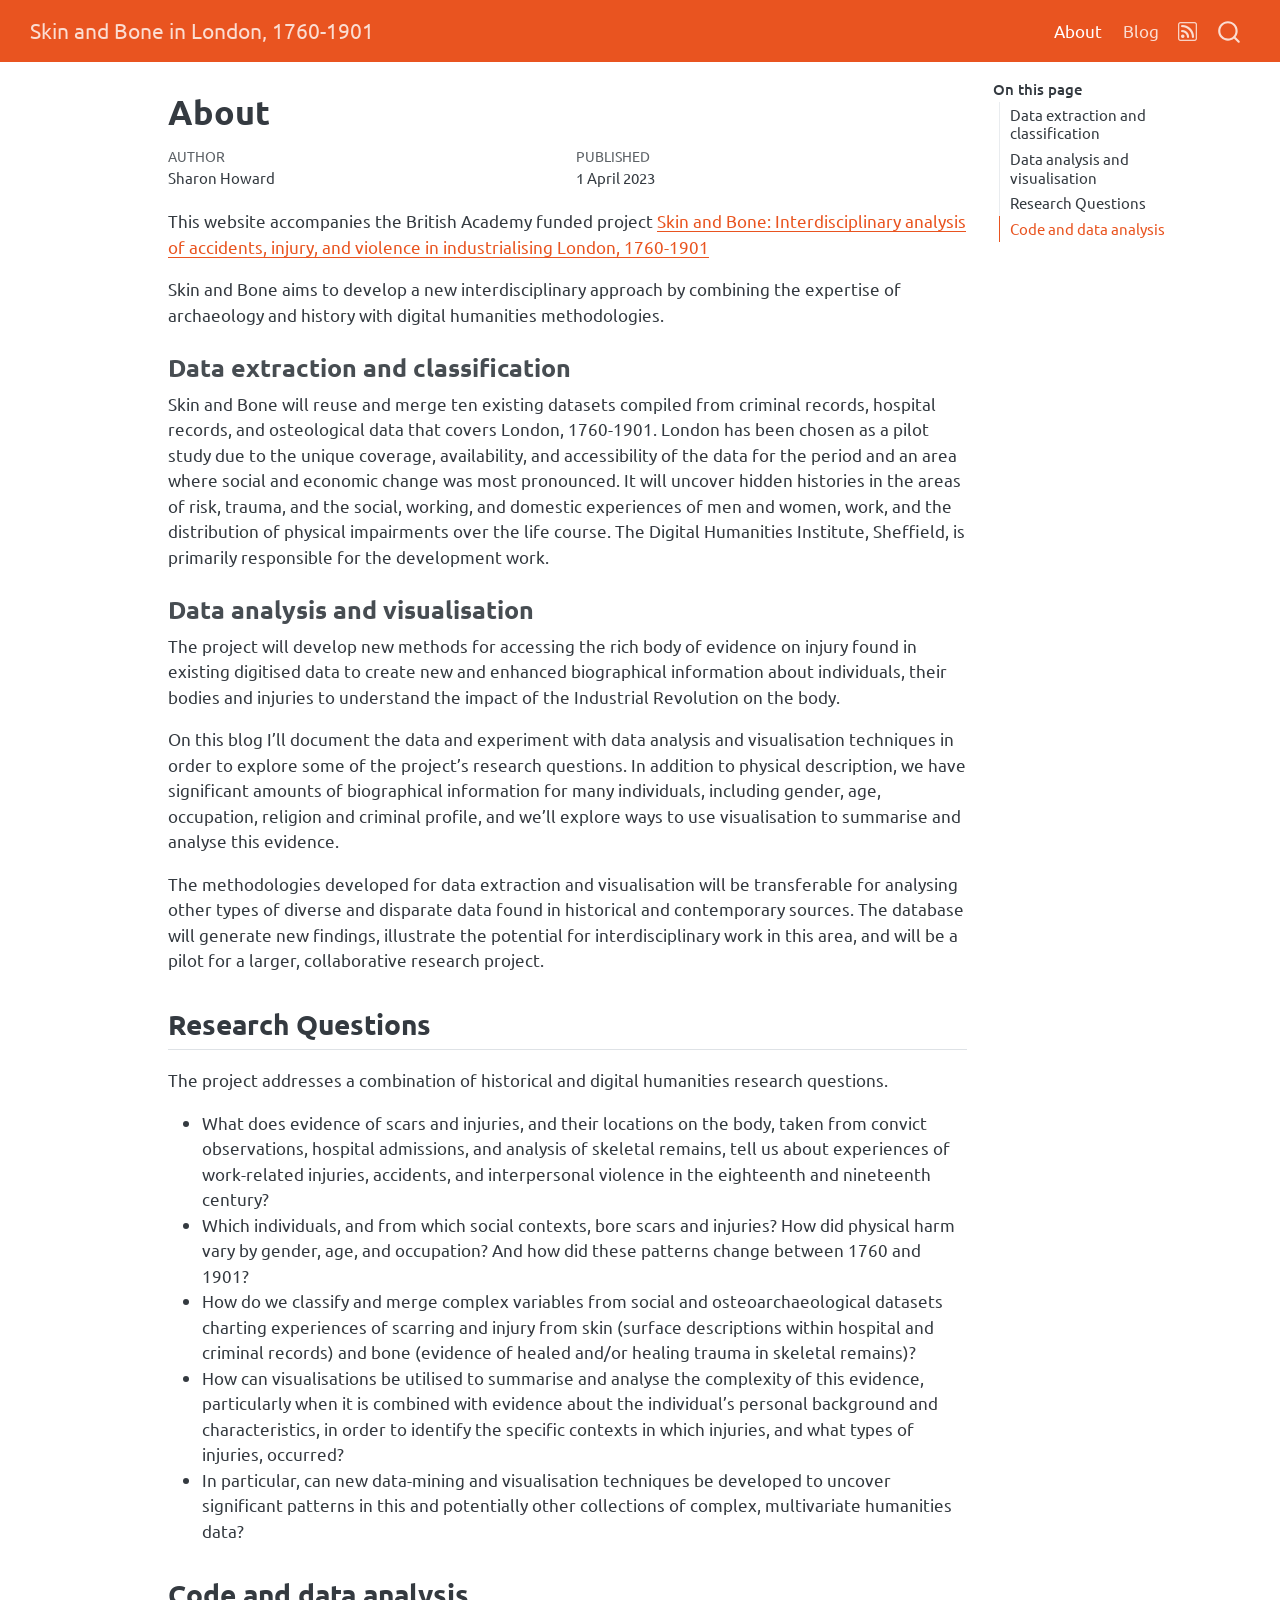
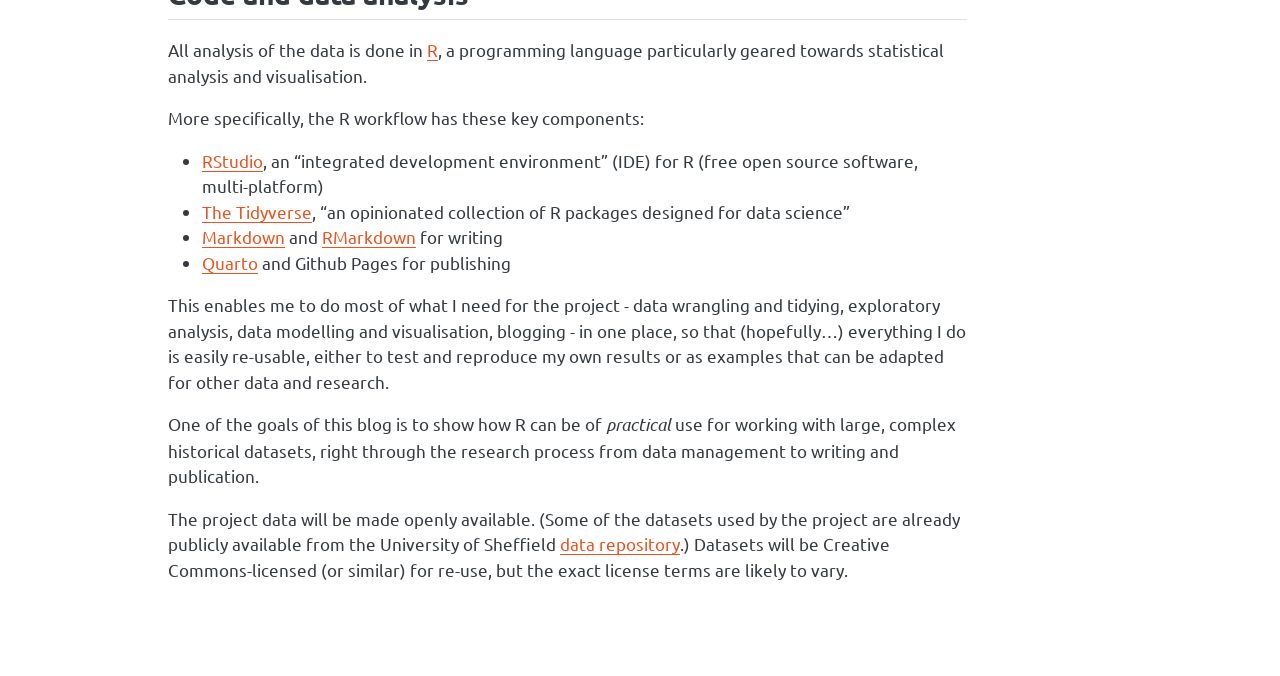
<file: docs/about.html>
<!DOCTYPE html>
<html xmlns="http://www.w3.org/1999/xhtml" lang="en" xml:lang="en"><head>

<meta charset="utf-8">
<meta name="generator" content="quarto-1.7.32">

<meta name="viewport" content="width=device-width, initial-scale=1.0, user-scalable=yes">

<meta name="author" content="Sharon Howard">
<meta name="dcterms.date" content="2023-04-01">

<title>About – Skin and Bone in London, 1760-1901</title>
<style>
code{white-space: pre-wrap;}
span.smallcaps{font-variant: small-caps;}
div.columns{display: flex; gap: min(4vw, 1.5em);}
div.column{flex: auto; overflow-x: auto;}
div.hanging-indent{margin-left: 1.5em; text-indent: -1.5em;}
ul.task-list{list-style: none;}
ul.task-list li input[type="checkbox"] {
  width: 0.8em;
  margin: 0 0.8em 0.2em -1em; /* quarto-specific, see https://github.com/quarto-dev/quarto-cli/issues/4556 */ 
  vertical-align: middle;
}
</style>


<script src="site_libs/quarto-nav/quarto-nav.js"></script>
<script src="site_libs/quarto-nav/headroom.min.js"></script>
<script src="site_libs/clipboard/clipboard.min.js"></script>
<script src="site_libs/quarto-search/autocomplete.umd.js"></script>
<script src="site_libs/quarto-search/fuse.min.js"></script>
<script src="site_libs/quarto-search/quarto-search.js"></script>
<meta name="quarto:offset" content="./">
<link href="./favicon.jpg" rel="icon" type="image/jpeg">
<script src="site_libs/quarto-html/quarto.js" type="module"></script>
<script src="site_libs/quarto-html/tabsets/tabsets.js" type="module"></script>
<script src="site_libs/quarto-html/popper.min.js"></script>
<script src="site_libs/quarto-html/tippy.umd.min.js"></script>
<script src="site_libs/quarto-html/anchor.min.js"></script>
<link href="site_libs/quarto-html/tippy.css" rel="stylesheet">
<link href="site_libs/quarto-html/quarto-syntax-highlighting-37eea08aefeeee20ff55810ff984fec1.css" rel="stylesheet" id="quarto-text-highlighting-styles">
<script src="site_libs/bootstrap/bootstrap.min.js"></script>
<link href="site_libs/bootstrap/bootstrap-icons.css" rel="stylesheet">
<link href="site_libs/bootstrap/bootstrap-434a87f1a65cf5564e22d224e5738d6d.min.css" rel="stylesheet" append-hash="true" id="quarto-bootstrap" data-mode="light">
<script id="quarto-search-options" type="application/json">{
  "location": "navbar",
  "copy-button": false,
  "collapse-after": 3,
  "panel-placement": "end",
  "type": "overlay",
  "limit": 50,
  "keyboard-shortcut": [
    "f",
    "/",
    "s"
  ],
  "show-item-context": false,
  "language": {
    "search-no-results-text": "No results",
    "search-matching-documents-text": "matching documents",
    "search-copy-link-title": "Copy link to search",
    "search-hide-matches-text": "Hide additional matches",
    "search-more-match-text": "more match in this document",
    "search-more-matches-text": "more matches in this document",
    "search-clear-button-title": "Clear",
    "search-text-placeholder": "",
    "search-detached-cancel-button-title": "Cancel",
    "search-submit-button-title": "Submit",
    "search-label": "Search"
  }
}</script>


<link rel="stylesheet" href="styles.css">
</head>

<body class="nav-fixed quarto-light">

<div id="quarto-search-results"></div>
  <header id="quarto-header" class="headroom fixed-top">
    <nav class="navbar navbar-expand-lg " data-bs-theme="dark">
      <div class="navbar-container container-fluid">
      <div class="navbar-brand-container mx-auto">
    <a class="navbar-brand" href="./index.html">
    <span class="navbar-title">Skin and Bone in London, 1760-1901</span>
    </a>
  </div>
            <div id="quarto-search" class="" title="Search"></div>
          <button class="navbar-toggler" type="button" data-bs-toggle="collapse" data-bs-target="#navbarCollapse" aria-controls="navbarCollapse" role="menu" aria-expanded="false" aria-label="Toggle navigation" onclick="if (window.quartoToggleHeadroom) { window.quartoToggleHeadroom(); }">
  <span class="navbar-toggler-icon"></span>
</button>
          <div class="collapse navbar-collapse" id="navbarCollapse">
            <ul class="navbar-nav navbar-nav-scroll ms-auto">
  <li class="nav-item">
    <a class="nav-link active" href="./about.html" aria-current="page"> 
<span class="menu-text">About</span></a>
  </li>  
  <li class="nav-item">
    <a class="nav-link" href="./blog.html"> 
<span class="menu-text">Blog</span></a>
  </li>  
  <li class="nav-item compact">
    <a class="nav-link" href="./blog.xml"> <i class="bi bi-rss" role="img">
</i> 
<span class="menu-text"></span></a>
  </li>  
</ul>
          </div> <!-- /navcollapse -->
            <div class="quarto-navbar-tools">
</div>
      </div> <!-- /container-fluid -->
    </nav>
</header>
<!-- content -->
<div id="quarto-content" class="quarto-container page-columns page-rows-contents page-layout-article page-navbar">
<!-- sidebar -->
<!-- margin-sidebar -->
    <div id="quarto-margin-sidebar" class="sidebar margin-sidebar">
        <nav id="TOC" role="doc-toc" class="toc-active">
    <h2 id="toc-title">On this page</h2>
   
  <ul>
  <li><a href="#data-extraction-and-classification" id="toc-data-extraction-and-classification" class="nav-link active" data-scroll-target="#data-extraction-and-classification">Data extraction and classification</a></li>
  <li><a href="#data-analysis-and-visualisation" id="toc-data-analysis-and-visualisation" class="nav-link" data-scroll-target="#data-analysis-and-visualisation">Data analysis and visualisation</a></li>
  <li><a href="#research-questions" id="toc-research-questions" class="nav-link" data-scroll-target="#research-questions">Research Questions</a></li>
  <li><a href="#code-and-data-analysis" id="toc-code-and-data-analysis" class="nav-link" data-scroll-target="#code-and-data-analysis">Code and data analysis</a></li>
  </ul>
</nav>
    </div>
<!-- main -->
<main class="content" id="quarto-document-content">

<header id="title-block-header" class="quarto-title-block default">
<div class="quarto-title">
<h1 class="title">About</h1>
</div>



<div class="quarto-title-meta">

    <div>
    <div class="quarto-title-meta-heading">Author</div>
    <div class="quarto-title-meta-contents">
             <p>Sharon Howard </p>
          </div>
  </div>
    
    <div>
    <div class="quarto-title-meta-heading">Published</div>
    <div class="quarto-title-meta-contents">
      <p class="date">1 April 2023</p>
    </div>
  </div>
  
    
  </div>
  


</header>


<p>This website accompanies the British Academy funded project <a href="https://www.thebritishacademy.ac.uk/funding/ba-leverhulme-small-research-grants/past-awards/baleverhulme-small-research-grants-awards-2021-2022/">Skin and Bone: Interdisciplinary analysis of accidents, injury, and violence in industrialising London, 1760-1901</a></p>
<p>Skin and Bone aims to develop a new interdisciplinary approach by combining the expertise of archaeology and history with digital humanities methodologies.</p>
<section id="data-extraction-and-classification" class="level3">
<h3 class="anchored" data-anchor-id="data-extraction-and-classification">Data extraction and classification</h3>
<p>Skin and Bone will reuse and merge ten existing datasets compiled from criminal records, hospital records, and osteological data that covers London, 1760-1901. London has been chosen as a pilot study due to the unique coverage, availability, and accessibility of the data for the period and an area where social and economic change was most pronounced. It will uncover hidden histories in the areas of risk, trauma, and the social, working, and domestic experiences of men and women, work, and the distribution of physical impairments over the life course. The Digital Humanities Institute, Sheffield, is primarily responsible for the development work.</p>
</section>
<section id="data-analysis-and-visualisation" class="level3">
<h3 class="anchored" data-anchor-id="data-analysis-and-visualisation">Data analysis and visualisation</h3>
<p>The project will develop new methods for accessing the rich body of evidence on injury found in existing digitised data to create new and enhanced biographical information about individuals, their bodies and injuries to understand the impact of the Industrial Revolution on the body.</p>
<p>On this blog I’ll document the data and experiment with data analysis and visualisation techniques in order to explore some of the project’s research questions. In addition to physical description, we have significant amounts of biographical information for many individuals, including gender, age, occupation, religion and criminal profile, and we’ll explore ways to use visualisation to summarise and analyse this evidence.</p>
<p>The methodologies developed for data extraction and visualisation will be transferable for analysing other types of diverse and disparate data found in historical and contemporary sources. The database will generate new findings, illustrate the potential for interdisciplinary work in this area, and will be a pilot for a larger, collaborative research project.</p>
</section>
<section id="research-questions" class="level2">
<h2 class="anchored" data-anchor-id="research-questions">Research Questions</h2>
<p>The project addresses a combination of historical and digital humanities research questions.</p>
<ul>
<li>What does evidence of scars and injuries, and their locations on the body, taken from convict observations, hospital admissions, and analysis of skeletal remains, tell us about experiences of work-related injuries, accidents, and interpersonal violence in the eighteenth and nineteenth century?</li>
<li>Which individuals, and from which social contexts, bore scars and injuries? How did physical harm vary by gender, age, and occupation? And how did these patterns change between 1760 and 1901?</li>
<li>How do we classify and merge complex variables from social and osteoarchaeological datasets charting experiences of scarring and injury from skin (surface descriptions within hospital and criminal records) and bone (evidence of healed and/or healing trauma in skeletal remains)?</li>
<li>How can visualisations be utilised to summarise and analyse the complexity of this evidence, particularly when it is combined with evidence about the individual’s personal background and characteristics, in order to identify the specific contexts in which injuries, and what types of injuries, occurred?</li>
<li>In particular, can new data-mining and visualisation techniques be developed to uncover significant patterns in this and potentially other collections of complex, multivariate humanities data?</li>
</ul>
</section>
<section id="code-and-data-analysis" class="level2">
<h2 class="anchored" data-anchor-id="code-and-data-analysis">Code and data analysis</h2>
<p>All analysis of the data is done in <a href="https://en.wikipedia.org/wiki/R_(programming_language)">R</a>, a programming language particularly geared towards statistical analysis and visualisation.</p>
<p>More specifically, the R workflow has these key components:</p>
<ul>
<li><a href="https://www.rstudio.com/">RStudio</a>, an “integrated development environment” (IDE) for R (free open source software, multi-platform)</li>
<li><a href="https://www.tidyverse.org/">The Tidyverse</a>, “an opinionated collection of R packages designed for data science”</li>
<li><a href="https://daringfireball.net/projects/markdown/">Markdown</a> and <a href="https://rmarkdown.rstudio.com/">RMarkdown</a> for writing</li>
<li><a href="https://quarto.org/">Quarto</a> and Github Pages for publishing</li>
</ul>
<p>This enables me to do most of what I need for the project - data wrangling and tidying, exploratory analysis, data modelling and visualisation, blogging - in one place, so that (hopefully…) everything I do is easily re-usable, either to test and reproduce my own results or as examples that can be adapted for other data and research.</p>
<p>One of the goals of this blog is to show how R can be of <em>practical</em> use for working with large, complex historical datasets, right through the research process from data management to writing and publication.</p>
<p>The project data will be made openly available. (Some of the datasets used by the project are already publicly available from the University of Sheffield <a href="https://figshare.com/projects/Digital_Panopticon/16071">data repository</a>.) Datasets will be Creative Commons-licensed (or similar) for re-use, but the exact license terms are likely to vary.</p>


</section>

</main> <!-- /main -->
<script id="quarto-html-after-body" type="application/javascript">
  window.document.addEventListener("DOMContentLoaded", function (event) {
    const icon = "";
    const anchorJS = new window.AnchorJS();
    anchorJS.options = {
      placement: 'right',
      icon: icon
    };
    anchorJS.add('.anchored');
    const isCodeAnnotation = (el) => {
      for (const clz of el.classList) {
        if (clz.startsWith('code-annotation-')) {                     
          return true;
        }
      }
      return false;
    }
    const onCopySuccess = function(e) {
      // button target
      const button = e.trigger;
      // don't keep focus
      button.blur();
      // flash "checked"
      button.classList.add('code-copy-button-checked');
      var currentTitle = button.getAttribute("title");
      button.setAttribute("title", "Copied!");
      let tooltip;
      if (window.bootstrap) {
        button.setAttribute("data-bs-toggle", "tooltip");
        button.setAttribute("data-bs-placement", "left");
        button.setAttribute("data-bs-title", "Copied!");
        tooltip = new bootstrap.Tooltip(button, 
          { trigger: "manual", 
            customClass: "code-copy-button-tooltip",
            offset: [0, -8]});
        tooltip.show();    
      }
      setTimeout(function() {
        if (tooltip) {
          tooltip.hide();
          button.removeAttribute("data-bs-title");
          button.removeAttribute("data-bs-toggle");
          button.removeAttribute("data-bs-placement");
        }
        button.setAttribute("title", currentTitle);
        button.classList.remove('code-copy-button-checked');
      }, 1000);
      // clear code selection
      e.clearSelection();
    }
    const getTextToCopy = function(trigger) {
        const codeEl = trigger.previousElementSibling.cloneNode(true);
        for (const childEl of codeEl.children) {
          if (isCodeAnnotation(childEl)) {
            childEl.remove();
          }
        }
        return codeEl.innerText;
    }
    const clipboard = new window.ClipboardJS('.code-copy-button:not([data-in-quarto-modal])', {
      text: getTextToCopy
    });
    clipboard.on('success', onCopySuccess);
    if (window.document.getElementById('quarto-embedded-source-code-modal')) {
      const clipboardModal = new window.ClipboardJS('.code-copy-button[data-in-quarto-modal]', {
        text: getTextToCopy,
        container: window.document.getElementById('quarto-embedded-source-code-modal')
      });
      clipboardModal.on('success', onCopySuccess);
    }
      var localhostRegex = new RegExp(/^(?:http|https):\/\/localhost\:?[0-9]*\//);
      var mailtoRegex = new RegExp(/^mailto:/);
        var filterRegex = new RegExp("https:\/\/skin-and-bone-in-london-1760-1901\.github\.io\/");
      var isInternal = (href) => {
          return filterRegex.test(href) || localhostRegex.test(href) || mailtoRegex.test(href);
      }
      // Inspect non-navigation links and adorn them if external
     var links = window.document.querySelectorAll('a[href]:not(.nav-link):not(.navbar-brand):not(.toc-action):not(.sidebar-link):not(.sidebar-item-toggle):not(.pagination-link):not(.no-external):not([aria-hidden]):not(.dropdown-item):not(.quarto-navigation-tool):not(.about-link)');
      for (var i=0; i<links.length; i++) {
        const link = links[i];
        if (!isInternal(link.href)) {
          // undo the damage that might have been done by quarto-nav.js in the case of
          // links that we want to consider external
          if (link.dataset.originalHref !== undefined) {
            link.href = link.dataset.originalHref;
          }
        }
      }
    function tippyHover(el, contentFn, onTriggerFn, onUntriggerFn) {
      const config = {
        allowHTML: true,
        maxWidth: 500,
        delay: 100,
        arrow: false,
        appendTo: function(el) {
            return el.parentElement;
        },
        interactive: true,
        interactiveBorder: 10,
        theme: 'quarto',
        placement: 'bottom-start',
      };
      if (contentFn) {
        config.content = contentFn;
      }
      if (onTriggerFn) {
        config.onTrigger = onTriggerFn;
      }
      if (onUntriggerFn) {
        config.onUntrigger = onUntriggerFn;
      }
      window.tippy(el, config); 
    }
    const noterefs = window.document.querySelectorAll('a[role="doc-noteref"]');
    for (var i=0; i<noterefs.length; i++) {
      const ref = noterefs[i];
      tippyHover(ref, function() {
        // use id or data attribute instead here
        let href = ref.getAttribute('data-footnote-href') || ref.getAttribute('href');
        try { href = new URL(href).hash; } catch {}
        const id = href.replace(/^#\/?/, "");
        const note = window.document.getElementById(id);
        if (note) {
          return note.innerHTML;
        } else {
          return "";
        }
      });
    }
    const xrefs = window.document.querySelectorAll('a.quarto-xref');
    const processXRef = (id, note) => {
      // Strip column container classes
      const stripColumnClz = (el) => {
        el.classList.remove("page-full", "page-columns");
        if (el.children) {
          for (const child of el.children) {
            stripColumnClz(child);
          }
        }
      }
      stripColumnClz(note)
      if (id === null || id.startsWith('sec-')) {
        // Special case sections, only their first couple elements
        const container = document.createElement("div");
        if (note.children && note.children.length > 2) {
          container.appendChild(note.children[0].cloneNode(true));
          for (let i = 1; i < note.children.length; i++) {
            const child = note.children[i];
            if (child.tagName === "P" && child.innerText === "") {
              continue;
            } else {
              container.appendChild(child.cloneNode(true));
              break;
            }
          }
          if (window.Quarto?.typesetMath) {
            window.Quarto.typesetMath(container);
          }
          return container.innerHTML
        } else {
          if (window.Quarto?.typesetMath) {
            window.Quarto.typesetMath(note);
          }
          return note.innerHTML;
        }
      } else {
        // Remove any anchor links if they are present
        const anchorLink = note.querySelector('a.anchorjs-link');
        if (anchorLink) {
          anchorLink.remove();
        }
        if (window.Quarto?.typesetMath) {
          window.Quarto.typesetMath(note);
        }
        if (note.classList.contains("callout")) {
          return note.outerHTML;
        } else {
          return note.innerHTML;
        }
      }
    }
    for (var i=0; i<xrefs.length; i++) {
      const xref = xrefs[i];
      tippyHover(xref, undefined, function(instance) {
        instance.disable();
        let url = xref.getAttribute('href');
        let hash = undefined; 
        if (url.startsWith('#')) {
          hash = url;
        } else {
          try { hash = new URL(url).hash; } catch {}
        }
        if (hash) {
          const id = hash.replace(/^#\/?/, "");
          const note = window.document.getElementById(id);
          if (note !== null) {
            try {
              const html = processXRef(id, note.cloneNode(true));
              instance.setContent(html);
            } finally {
              instance.enable();
              instance.show();
            }
          } else {
            // See if we can fetch this
            fetch(url.split('#')[0])
            .then(res => res.text())
            .then(html => {
              const parser = new DOMParser();
              const htmlDoc = parser.parseFromString(html, "text/html");
              const note = htmlDoc.getElementById(id);
              if (note !== null) {
                const html = processXRef(id, note);
                instance.setContent(html);
              } 
            }).finally(() => {
              instance.enable();
              instance.show();
            });
          }
        } else {
          // See if we can fetch a full url (with no hash to target)
          // This is a special case and we should probably do some content thinning / targeting
          fetch(url)
          .then(res => res.text())
          .then(html => {
            const parser = new DOMParser();
            const htmlDoc = parser.parseFromString(html, "text/html");
            const note = htmlDoc.querySelector('main.content');
            if (note !== null) {
              // This should only happen for chapter cross references
              // (since there is no id in the URL)
              // remove the first header
              if (note.children.length > 0 && note.children[0].tagName === "HEADER") {
                note.children[0].remove();
              }
              const html = processXRef(null, note);
              instance.setContent(html);
            } 
          }).finally(() => {
            instance.enable();
            instance.show();
          });
        }
      }, function(instance) {
      });
    }
        let selectedAnnoteEl;
        const selectorForAnnotation = ( cell, annotation) => {
          let cellAttr = 'data-code-cell="' + cell + '"';
          let lineAttr = 'data-code-annotation="' +  annotation + '"';
          const selector = 'span[' + cellAttr + '][' + lineAttr + ']';
          return selector;
        }
        const selectCodeLines = (annoteEl) => {
          const doc = window.document;
          const targetCell = annoteEl.getAttribute("data-target-cell");
          const targetAnnotation = annoteEl.getAttribute("data-target-annotation");
          const annoteSpan = window.document.querySelector(selectorForAnnotation(targetCell, targetAnnotation));
          const lines = annoteSpan.getAttribute("data-code-lines").split(",");
          const lineIds = lines.map((line) => {
            return targetCell + "-" + line;
          })
          let top = null;
          let height = null;
          let parent = null;
          if (lineIds.length > 0) {
              //compute the position of the single el (top and bottom and make a div)
              const el = window.document.getElementById(lineIds[0]);
              top = el.offsetTop;
              height = el.offsetHeight;
              parent = el.parentElement.parentElement;
            if (lineIds.length > 1) {
              const lastEl = window.document.getElementById(lineIds[lineIds.length - 1]);
              const bottom = lastEl.offsetTop + lastEl.offsetHeight;
              height = bottom - top;
            }
            if (top !== null && height !== null && parent !== null) {
              // cook up a div (if necessary) and position it 
              let div = window.document.getElementById("code-annotation-line-highlight");
              if (div === null) {
                div = window.document.createElement("div");
                div.setAttribute("id", "code-annotation-line-highlight");
                div.style.position = 'absolute';
                parent.appendChild(div);
              }
              div.style.top = top - 2 + "px";
              div.style.height = height + 4 + "px";
              div.style.left = 0;
              let gutterDiv = window.document.getElementById("code-annotation-line-highlight-gutter");
              if (gutterDiv === null) {
                gutterDiv = window.document.createElement("div");
                gutterDiv.setAttribute("id", "code-annotation-line-highlight-gutter");
                gutterDiv.style.position = 'absolute';
                const codeCell = window.document.getElementById(targetCell);
                const gutter = codeCell.querySelector('.code-annotation-gutter');
                gutter.appendChild(gutterDiv);
              }
              gutterDiv.style.top = top - 2 + "px";
              gutterDiv.style.height = height + 4 + "px";
            }
            selectedAnnoteEl = annoteEl;
          }
        };
        const unselectCodeLines = () => {
          const elementsIds = ["code-annotation-line-highlight", "code-annotation-line-highlight-gutter"];
          elementsIds.forEach((elId) => {
            const div = window.document.getElementById(elId);
            if (div) {
              div.remove();
            }
          });
          selectedAnnoteEl = undefined;
        };
          // Handle positioning of the toggle
      window.addEventListener(
        "resize",
        throttle(() => {
          elRect = undefined;
          if (selectedAnnoteEl) {
            selectCodeLines(selectedAnnoteEl);
          }
        }, 10)
      );
      function throttle(fn, ms) {
      let throttle = false;
      let timer;
        return (...args) => {
          if(!throttle) { // first call gets through
              fn.apply(this, args);
              throttle = true;
          } else { // all the others get throttled
              if(timer) clearTimeout(timer); // cancel #2
              timer = setTimeout(() => {
                fn.apply(this, args);
                timer = throttle = false;
              }, ms);
          }
        };
      }
        // Attach click handler to the DT
        const annoteDls = window.document.querySelectorAll('dt[data-target-cell]');
        for (const annoteDlNode of annoteDls) {
          annoteDlNode.addEventListener('click', (event) => {
            const clickedEl = event.target;
            if (clickedEl !== selectedAnnoteEl) {
              unselectCodeLines();
              const activeEl = window.document.querySelector('dt[data-target-cell].code-annotation-active');
              if (activeEl) {
                activeEl.classList.remove('code-annotation-active');
              }
              selectCodeLines(clickedEl);
              clickedEl.classList.add('code-annotation-active');
            } else {
              // Unselect the line
              unselectCodeLines();
              clickedEl.classList.remove('code-annotation-active');
            }
          });
        }
    const findCites = (el) => {
      const parentEl = el.parentElement;
      if (parentEl) {
        const cites = parentEl.dataset.cites;
        if (cites) {
          return {
            el,
            cites: cites.split(' ')
          };
        } else {
          return findCites(el.parentElement)
        }
      } else {
        return undefined;
      }
    };
    var bibliorefs = window.document.querySelectorAll('a[role="doc-biblioref"]');
    for (var i=0; i<bibliorefs.length; i++) {
      const ref = bibliorefs[i];
      const citeInfo = findCites(ref);
      if (citeInfo) {
        tippyHover(citeInfo.el, function() {
          var popup = window.document.createElement('div');
          citeInfo.cites.forEach(function(cite) {
            var citeDiv = window.document.createElement('div');
            citeDiv.classList.add('hanging-indent');
            citeDiv.classList.add('csl-entry');
            var biblioDiv = window.document.getElementById('ref-' + cite);
            if (biblioDiv) {
              citeDiv.innerHTML = biblioDiv.innerHTML;
            }
            popup.appendChild(citeDiv);
          });
          return popup.innerHTML;
        });
      }
    }
  });
  </script>
</div> <!-- /content -->




</body></html>
</file>
<file: docs/site_libs/quarto-html/tippy.css>
.tippy-box[data-animation=fade][data-state=hidden]{opacity:0}[data-tippy-root]{max-width:calc(100vw - 10px)}.tippy-box{position:relative;background-color:#333;color:#fff;border-radius:4px;font-size:14px;line-height:1.4;white-space:normal;outline:0;transition-property:transform,visibility,opacity}.tippy-box[data-placement^=top]>.tippy-arrow{bottom:0}.tippy-box[data-placement^=top]>.tippy-arrow:before{bottom:-7px;left:0;border-width:8px 8px 0;border-top-color:initial;transform-origin:center top}.tippy-box[data-placement^=bottom]>.tippy-arrow{top:0}.tippy-box[data-placement^=bottom]>.tippy-arrow:before{top:-7px;left:0;border-width:0 8px 8px;border-bottom-color:initial;transform-origin:center bottom}.tippy-box[data-placement^=left]>.tippy-arrow{right:0}.tippy-box[data-placement^=left]>.tippy-arrow:before{border-width:8px 0 8px 8px;border-left-color:initial;right:-7px;transform-origin:center left}.tippy-box[data-placement^=right]>.tippy-arrow{left:0}.tippy-box[data-placement^=right]>.tippy-arrow:before{left:-7px;border-width:8px 8px 8px 0;border-right-color:initial;transform-origin:center right}.tippy-box[data-inertia][data-state=visible]{transition-timing-function:cubic-bezier(.54,1.5,.38,1.11)}.tippy-arrow{width:16px;height:16px;color:#333}.tippy-arrow:before{content:"";position:absolute;border-color:transparent;border-style:solid}.tippy-content{position:relative;padding:5px 9px;z-index:1}
</file>
<file: docs/site_libs/quarto-html/quarto-syntax-highlighting-37eea08aefeeee20ff55810ff984fec1.css>
/* quarto syntax highlight colors */
:root {
  --quarto-hl-ot-color: #003B4F;
  --quarto-hl-at-color: #657422;
  --quarto-hl-ss-color: #20794D;
  --quarto-hl-an-color: #5E5E5E;
  --quarto-hl-fu-color: #4758AB;
  --quarto-hl-st-color: #20794D;
  --quarto-hl-cf-color: #003B4F;
  --quarto-hl-op-color: #5E5E5E;
  --quarto-hl-er-color: #AD0000;
  --quarto-hl-bn-color: #AD0000;
  --quarto-hl-al-color: #AD0000;
  --quarto-hl-va-color: #111111;
  --quarto-hl-bu-color: inherit;
  --quarto-hl-ex-color: inherit;
  --quarto-hl-pp-color: #AD0000;
  --quarto-hl-in-color: #5E5E5E;
  --quarto-hl-vs-color: #20794D;
  --quarto-hl-wa-color: #5E5E5E;
  --quarto-hl-do-color: #5E5E5E;
  --quarto-hl-im-color: #00769E;
  --quarto-hl-ch-color: #20794D;
  --quarto-hl-dt-color: #AD0000;
  --quarto-hl-fl-color: #AD0000;
  --quarto-hl-co-color: #5E5E5E;
  --quarto-hl-cv-color: #5E5E5E;
  --quarto-hl-cn-color: #8f5902;
  --quarto-hl-sc-color: #5E5E5E;
  --quarto-hl-dv-color: #AD0000;
  --quarto-hl-kw-color: #003B4F;
}

/* other quarto variables */
:root {
  --quarto-font-monospace: SFMono-Regular, Menlo, Monaco, Consolas, "Liberation Mono", "Courier New", monospace;
}

/* syntax highlight based on Pandoc's rules */
pre > code.sourceCode > span {
  color: #003B4F;
}

code.sourceCode > span {
  color: #003B4F;
}

div.sourceCode,
div.sourceCode pre.sourceCode {
  color: #003B4F;
}

/* Normal */
code span {
  color: #003B4F;
}

/* Alert */
code span.al {
  color: #AD0000;
  font-style: inherit;
}

/* Annotation */
code span.an {
  color: #5E5E5E;
  font-style: inherit;
}

/* Attribute */
code span.at {
  color: #657422;
  font-style: inherit;
}

/* BaseN */
code span.bn {
  color: #AD0000;
  font-style: inherit;
}

/* BuiltIn */
code span.bu {
  font-style: inherit;
}

/* ControlFlow */
code span.cf {
  color: #003B4F;
  font-weight: bold;
  font-style: inherit;
}

/* Char */
code span.ch {
  color: #20794D;
  font-style: inherit;
}

/* Constant */
code span.cn {
  color: #8f5902;
  font-style: inherit;
}

/* Comment */
code span.co {
  color: #5E5E5E;
  font-style: inherit;
}

/* CommentVar */
code span.cv {
  color: #5E5E5E;
  font-style: italic;
}

/* Documentation */
code span.do {
  color: #5E5E5E;
  font-style: italic;
}

/* DataType */
code span.dt {
  color: #AD0000;
  font-style: inherit;
}

/* DecVal */
code span.dv {
  color: #AD0000;
  font-style: inherit;
}

/* Error */
code span.er {
  color: #AD0000;
  font-style: inherit;
}

/* Extension */
code span.ex {
  font-style: inherit;
}

/* Float */
code span.fl {
  color: #AD0000;
  font-style: inherit;
}

/* Function */
code span.fu {
  color: #4758AB;
  font-style: inherit;
}

/* Import */
code span.im {
  color: #00769E;
  font-style: inherit;
}

/* Information */
code span.in {
  color: #5E5E5E;
  font-style: inherit;
}

/* Keyword */
code span.kw {
  color: #003B4F;
  font-weight: bold;
  font-style: inherit;
}

/* Operator */
code span.op {
  color: #5E5E5E;
  font-style: inherit;
}

/* Other */
code span.ot {
  color: #003B4F;
  font-style: inherit;
}

/* Preprocessor */
code span.pp {
  color: #AD0000;
  font-style: inherit;
}

/* SpecialChar */
code span.sc {
  color: #5E5E5E;
  font-style: inherit;
}

/* SpecialString */
code span.ss {
  color: #20794D;
  font-style: inherit;
}

/* String */
code span.st {
  color: #20794D;
  font-style: inherit;
}

/* Variable */
code span.va {
  color: #111111;
  font-style: inherit;
}

/* VerbatimString */
code span.vs {
  color: #20794D;
  font-style: inherit;
}

/* Warning */
code span.wa {
  color: #5E5E5E;
  font-style: italic;
}

.prevent-inlining {
  content: "</";
}

/*# sourceMappingURL=27d3d809615f7771493d095567f04340.css.map */
</file>
<file: docs/styles.css>
/* css styles */
</file>
<file: docs/site_libs/lightable-0.0.1/lightable.css>
/*!
 * lightable v0.0.1
 * Copyright 2020 Hao Zhu
 * Licensed under MIT (https://github.com/haozhu233/kableExtra/blob/master/LICENSE)
 */

.lightable-minimal {
  border-collapse: separate;
  border-spacing: 16px 1px;
  width: 100%;
  margin-bottom: 10px;
}

.lightable-minimal td {
  margin-left: 5px;
  margin-right: 5px;
}

.lightable-minimal th {
  margin-left: 5px;
  margin-right: 5px;
}

.lightable-minimal thead tr:last-child th {
  border-bottom: 2px solid #00000050;
  empty-cells: hide;

}

.lightable-minimal tbody tr:first-child td {
  padding-top: 0.5em;
}

.lightable-minimal.lightable-hover tbody tr:hover {
  background-color: #f5f5f5;
}

.lightable-minimal.lightable-striped tbody tr:nth-child(even) {
  background-color: #f5f5f5;
}

.lightable-classic {
  border-top: 0.16em solid #111111;
  border-bottom: 0.16em solid #111111;
  width: 100%;
  margin-bottom: 10px;
  margin: 10px 5px;
}

.lightable-classic tfoot tr td {
  border: 0;
}

.lightable-classic tfoot tr:first-child td {
  border-top: 0.14em solid #111111;
}

.lightable-classic caption {
  color: #222222;
}

.lightable-classic td {
  padding-left: 5px;
  padding-right: 5px;
  color: #222222;
}

.lightable-classic th {
  padding-left: 5px;
  padding-right: 5px;
  font-weight: normal;
  color: #222222;
}

.lightable-classic thead tr:last-child th {
  border-bottom: 0.10em solid #111111;
}

.lightable-classic.lightable-hover tbody tr:hover {
  background-color: #F9EEC1;
}

.lightable-classic.lightable-striped tbody tr:nth-child(even) {
  background-color: #f5f5f5;
}

.lightable-classic-2 {
  border-top: 3px double #111111;
  border-bottom: 3px double #111111;
  width: 100%;
  margin-bottom: 10px;
}

.lightable-classic-2 tfoot tr td {
  border: 0;
}

.lightable-classic-2 tfoot tr:first-child td {
  border-top: 3px double #111111;
}

.lightable-classic-2 caption {
  color: #222222;
}

.lightable-classic-2 td {
  padding-left: 5px;
  padding-right: 5px;
  color: #222222;
}

.lightable-classic-2 th {
  padding-left: 5px;
  padding-right: 5px;
  font-weight: normal;
  color: #222222;
}

.lightable-classic-2 tbody tr:last-child td {
  border-bottom: 3px double #111111;
}

.lightable-classic-2 thead tr:last-child th {
  border-bottom: 1px solid #111111;
}

.lightable-classic-2.lightable-hover tbody tr:hover {
  background-color: #F9EEC1;
}

.lightable-classic-2.lightable-striped tbody tr:nth-child(even) {
  background-color: #f5f5f5;
}

.lightable-material {
  min-width: 100%;
  white-space: nowrap;
  table-layout: fixed;
  font-family: Roboto, sans-serif;
  border: 1px solid #EEE;
  border-collapse: collapse;
  margin-bottom: 10px;
}

.lightable-material tfoot tr td {
  border: 0;
}

.lightable-material tfoot tr:first-child td {
  border-top: 1px solid #EEE;
}

.lightable-material th {
  height: 56px;
  padding-left: 16px;
  padding-right: 16px;
}

.lightable-material td {
  height: 52px;
  padding-left: 16px;
  padding-right: 16px;
  border-top: 1px solid #eeeeee;
}

.lightable-material.lightable-hover tbody tr:hover {
  background-color: #f5f5f5;
}

.lightable-material.lightable-striped tbody tr:nth-child(even) {
  background-color: #f5f5f5;
}

.lightable-material.lightable-striped tbody td {
  border: 0;
}

.lightable-material.lightable-striped thead tr:last-child th {
  border-bottom: 1px solid #ddd;
}

.lightable-material-dark {
  min-width: 100%;
  white-space: nowrap;
  table-layout: fixed;
  font-family: Roboto, sans-serif;
  border: 1px solid #FFFFFF12;
  border-collapse: collapse;
  margin-bottom: 10px;
  background-color: #363640;
}

.lightable-material-dark tfoot tr td {
  border: 0;
}

.lightable-material-dark tfoot tr:first-child td {
  border-top: 1px solid #FFFFFF12;
}

.lightable-material-dark th {
  height: 56px;
  padding-left: 16px;
  padding-right: 16px;
  color: #FFFFFF60;
}

.lightable-material-dark td {
  height: 52px;
  padding-left: 16px;
  padding-right: 16px;
  color: #FFFFFF;
  border-top: 1px solid #FFFFFF12;
}

.lightable-material-dark.lightable-hover tbody tr:hover {
  background-color: #FFFFFF12;
}

.lightable-material-dark.lightable-striped tbody tr:nth-child(even) {
  background-color: #FFFFFF12;
}

.lightable-material-dark.lightable-striped tbody td {
  border: 0;
}

.lightable-material-dark.lightable-striped thead tr:last-child th {
  border-bottom: 1px solid #FFFFFF12;
}

.lightable-paper {
  width: 100%;
  margin-bottom: 10px;
  color: #444;
}

.lightable-paper tfoot tr td {
  border: 0;
}

.lightable-paper tfoot tr:first-child td {
  border-top: 1px solid #00000020;
}

.lightable-paper thead tr:last-child th {
  color: #666;
  vertical-align: bottom;
  border-bottom: 1px solid #00000020;
  line-height: 1.15em;
  padding: 10px 5px;
}

.lightable-paper td {
  vertical-align: middle;
  border-bottom: 1px solid #00000010;
  line-height: 1.15em;
  padding: 7px 5px;
}

.lightable-paper.lightable-hover tbody tr:hover {
  background-color: #F9EEC1;
}

.lightable-paper.lightable-striped tbody tr:nth-child(even) {
  background-color: #00000008;
}

.lightable-paper.lightable-striped tbody td {
  border: 0;
}
</file>
<file: docs/site_libs/htmltools-fill-0.5.8.1/fill.css>
@layer htmltools {
  .html-fill-container {
    display: flex;
    flex-direction: column;
    /* Prevent the container from expanding vertically or horizontally beyond its
    parent's constraints. */
    min-height: 0;
    min-width: 0;
  }
  .html-fill-container > .html-fill-item {
    /* Fill items can grow and shrink freely within
    available vertical space in fillable container */
    flex: 1 1 auto;
    min-height: 0;
    min-width: 0;
  }
  .html-fill-container > :not(.html-fill-item) {
    /* Prevent shrinking or growing of non-fill items */
    flex: 0 0 auto;
  }
}
</file>
<file: docs/site_libs/reactable-0.4.4/reactable.css>
.Reactable{-webkit-box-orient:vertical;-webkit-box-direction:normal;display:-webkit-box;display:-ms-flexbox;display:flex;-ms-flex-direction:column;flex-direction:column;position:relative}.Reactable *{-webkit-box-sizing:border-box;box-sizing:border-box}.Reactable .rt-table{-webkit-box-flex:1;-webkit-box-align:stretch;-ms-flex-align:stretch;align-items:stretch;border-collapse:collapse;-ms-flex:auto 1;flex:auto 1;overflow:auto;width:100%}.Reactable .rt-table,.Reactable .rt-thead{-webkit-box-orient:vertical;-webkit-box-direction:normal;display:-webkit-box;display:-ms-flexbox;display:flex;-ms-flex-direction:column;flex-direction:column}.Reactable .rt-thead .rt-td,.Reactable .rt-thead .rt-th{line-height:normal;position:relative}.Reactable .rt-th.rt-th-resizable{overflow:visible}.Reactable .rt-th.rt-th-resizable:last-child{overflow:hidden}.Reactable .rt-tbody{-webkit-box-orient:vertical;-webkit-box-direction:normal;display:-webkit-box;display:-ms-flexbox;display:flex;-ms-flex-direction:column;flex-direction:column;overflow:auto}.rt-td-expandable{cursor:pointer}.Reactable .rt-tr-group{-webkit-box-orient:vertical;-webkit-box-direction:normal;-webkit-box-align:stretch;-ms-flex-align:stretch;align-items:stretch;-ms-flex:1 0 auto;flex:1 0 auto;-ms-flex-direction:column;flex-direction:column}.Reactable .rt-tr,.Reactable .rt-tr-group{-webkit-box-flex:1;display:-webkit-box;display:-ms-flexbox;display:flex}.Reactable .rt-tr{-ms-flex:1 0 auto;flex:1 0 auto}.Reactable .rt-td,.Reactable .rt-th{-webkit-box-flex:1;-ms-flex:1 0 0px;flex:1 0 0;overflow:hidden}.Reactable .rt-resizer{bottom:0;cursor:col-resize;display:inline-block;position:absolute;right:-18px;top:0;width:36px;z-index:10}.Reactable .rt-tfoot{-webkit-box-orient:vertical;-webkit-box-direction:normal;display:-webkit-box;display:-ms-flexbox;display:flex;-ms-flex-direction:column;flex-direction:column}.Reactable .rt-resizing .rt-td,.Reactable .rt-resizing .rt-th{cursor:col-resize;-webkit-transition:none!important;transition:none!important;-webkit-user-select:none;-moz-user-select:none;-ms-user-select:none;user-select:none}
.Reactable{background-color:#fff;height:100%}.rt-inline{display:-webkit-inline-box;display:-ms-inline-flexbox;display:inline-flex}.rt-th{font-weight:600}.rt-td,.rt-th{word-wrap:break-word;display:-webkit-box;display:-ms-flexbox;display:flex;max-width:100%;overflow-wrap:break-word}.rt-td-inner,.rt-th-inner{overflow:hidden;padding:7px 8px;width:100%}.rt-compact .rt-td-inner,.rt-compact .rt-th-inner{padding:4px 6px}.rt-text-content{overflow:hidden}.rt-nowrap .rt-td-inner,.rt-nowrap .rt-text-content,.rt-nowrap .rt-th-inner{text-overflow:ellipsis;white-space:nowrap}.rt-select{-webkit-box-align:center;-ms-flex-align:center;-webkit-box-pack:center;-ms-flex-pack:center;align-items:center;display:-webkit-box;display:-ms-flexbox;display:flex;justify-content:center}input[type=checkbox].rt-select-input,input[type=radio].rt-select-input{display:block;margin:0}.rt-align-left{text-align:left}.rt-align-right{text-align:right}.rt-align-center{text-align:center}.rt-valign-center{-webkit-box-align:center;-ms-flex-align:center;align-items:center}.rt-valign-bottom{-webkit-box-align:end;-ms-flex-align:end;align-items:flex-end}.rt-sticky,.rt-tbody,.rt-tr,.rt-tr-group{background-color:inherit}.rt-sticky{z-index:1}.rt-table{border-color:#e6e6e6;border-width:1px}.rt-bordered .rt-table,.rt-outlined .rt-table{border-style:solid}.Reactable:not(.rt-keyboard-active) .rt-table:focus{outline-style:solid;outline-width:0}.rt-th{border-bottom:2px solid #e6e6e6;border-left-color:rgba(0,0,0,.05);border-left-width:1px}.rt-bordered .rt-th,.rt-outlined .rt-th{border-bottom-width:1px}.rt-td{border-left-color:rgba(0,0,0,.05);border-left-width:1px;border-top:1px solid #f2f2f2}.rt-borderless .rt-td,.rt-tr-group:first-child>.rt-tr:first-child .rt-td{border-top:none}.rt-bordered .rt-td,.rt-bordered .rt-th{border-left-style:solid}.rt-bordered .rt-td:first-child,.rt-bordered .rt-th:first-child{border-left:none}.rt-th-group,.rt-th-group-none{border-bottom-style:none}.rt-th-group:after{background-color:#e6e6e6;bottom:0;content:"";height:1px;left:8px;margin:auto;position:absolute;right:8px;width:100%}.rt-bordered .rt-th-group:after,.rt-outlined .rt-th-group:after{left:0;right:0}.rt-bordered .rt-th-group-none{border-bottom-style:solid}.rt-tr-striped{background-color:rgba(0,0,0,.03)}.rt-tr-striped-sticky{background-color:#f7f7f7}.rt-tr-highlight:hover{background-color:rgba(0,0,0,.05)}.rt-tr-highlight-sticky:hover{background-color:#f2f2f2}.rt-tr-pad{-webkit-user-select:none;-moz-user-select:none;-ms-user-select:none;user-select:none}.Reactable .rt-tbody,.Reactable .rt-tfoot,.Reactable .rt-thead{-ms-flex-negative:0;flex-shrink:0}@supports (position:sticky){.Reactable .rt-table{background:inherit}.Reactable .rt-tbody{overflow:visible}.Reactable .rt-thead{top:0}.Reactable .rt-tfoot,.Reactable .rt-thead{background:inherit;position:sticky;z-index:2}.Reactable .rt-tfoot{bottom:0}}@media screen and (-ms-high-contrast:active),screen and (-ms-high-contrast:none){.Reactable .rt-tbody{-ms-overflow-style:-ms-autohiding-scrollbar;overflow:auto}}.rt-td-filter{border-bottom:1px solid #f2f2f2;border-top:0}.rt-borderless .rt-td-filter{border-bottom:0}.rt-filter{background-color:#fff;border:1px solid rgba(0,0,0,.1);border-radius:3px;color:inherit;font-family:inherit;font-size:inherit;font-weight:400;margin:0;outline-style:solid;outline-width:0;padding:5px 7px;width:100%}.rt-filter:focus{border:1px solid rgba(0,0,0,.25)}.rt-sort-header{display:-webkit-box;display:-ms-flexbox;display:flex}.rt-align-center .rt-sort-header{-webkit-box-pack:center;-ms-flex-pack:center;justify-content:center}.rt-align-right .rt-sort-header{-webkit-box-pack:end;-ms-flex-pack:end;justify-content:flex-end}.rt-th{outline-style:solid;outline-width:0}.rt-th[aria-sort]{cursor:pointer}.rt-th[aria-sort] .rt-sort-left:after{line-height:0;padding-right:5px}.rt-th[aria-sort] .rt-sort-right:after{line-height:0;padding-left:5px}.rt-th[aria-sort=ascending] .rt-sort-left:after,.rt-th[aria-sort=ascending] .rt-sort-right:after{content:"\2191"}.rt-th[aria-sort=descending] .rt-sort-left:after,.rt-th[aria-sort=descending] .rt-sort-right:after{content:"\2193"}.rt-th[aria-sort=none] .rt-sort:after{content:"\2195";opacity:.4}.rt-keyboard-active .rt-th[data-sort-hint=ascending]:focus .rt-sort-left:after,.rt-keyboard-active .rt-th[data-sort-hint=ascending]:focus .rt-sort-right:after{content:"\2191";opacity:.4}.rt-keyboard-active .rt-th[data-sort-hint=descending]:focus .rt-sort-left:after,.rt-keyboard-active .rt-th[data-sort-hint=descending]:focus .rt-sort-right:after{content:"\2193";opacity:.4}.rt-expander-button{background:none;border:none;cursor:pointer;margin:0 2px;padding:0}.rt-expander{color:transparent;display:inline-block;outline-style:solid;outline-width:0;padding:0 8px;position:relative}.rt-expander:after{border-left:5.04px solid transparent;border-right:5.04px solid transparent;border-top:7px solid rgba(0,0,0,.8);content:"";cursor:pointer;height:0;left:50%;position:absolute;top:50%;-webkit-transform:translate(-50%,-50%) rotate(-90deg);transform:translate(-50%,-50%) rotate(-90deg);-webkit-transition:all .3s cubic-bezier(.175,.885,.32,1.275);transition:all .3s cubic-bezier(.175,.885,.32,1.275);width:0}.rt-expander.rt-expander-open:after{-webkit-transform:translate(-50%,-50%) rotate(0);transform:translate(-50%,-50%) rotate(0)}.rt-pagination{-webkit-box-pack:justify;-ms-flex-pack:justify;-webkit-box-align:baseline;-ms-flex-align:baseline;align-items:baseline;border-top:1px solid #f2f2f2;display:-webkit-box;display:-ms-flexbox;display:flex;-ms-flex-wrap:wrap;flex-wrap:wrap;justify-content:space-between;padding:6px 4px}.rt-bordered .rt-pagination,.rt-outlined .rt-pagination{border-top:none}.rt-pagination-info :not(:last-child){margin-right:16px}.rt-page-info{display:inline-block;margin:6px 8px;opacity:.9}.rt-page-size{display:inline-block;margin:0 8px}.rt-page-size-select{margin:0 2px}.rt-page-button,.rt-page-jump,.rt-page-size-select{color:inherit;font-family:inherit;font-size:inherit;line-height:inherit}.rt-page-jump,.rt-page-size-select{background-color:#fff;border:1px solid rgba(0,0,0,.05);border-radius:3px;padding:3px}@supports (-moz-appearance:none){.rt-page-size-select{-moz-appearance:none;background-image:url('data:image/svg+xml;charset=US-ASCII,<svg width="24" height="24" xmlns="http://www.w3.org/2000/svg"><path fill="%23333" d="M24 1.5l-12 21-12-21h24z"/></svg>');background-position:right 6px center;background-repeat:no-repeat;background-size:6px;padding-right:12px}}.rt-page-button{background-color:transparent;border:none;border-radius:3px;cursor:pointer;outline-style:solid;outline-width:0;padding:6px 12px}.rt-page-button::-moz-focus-inner{border-style:none;padding:0}.rt-page-button:disabled{cursor:default;opacity:.6}.rt-page-button:hover{background-color:rgba(0,0,0,.04)}.rt-page-button:active{background-color:rgba(0,0,0,.08)}.rt-keyboard-active .rt-page-button:focus{background-color:rgba(0,0,0,.04)}.rt-page-button:disabled:focus,.rt-page-button:disabled:hover{background-color:transparent}.rt-page-button-current{font-weight:700}.rt-page-ellipsis{margin:0 4px;pointer-events:none}.rt-page-numbers{display:inline-block;margin:0 8px;white-space:nowrap}.rt-page-jump{text-align:center;width:70px}.rt-tbody-no-data{position:relative}.rt-tbody-no-data .rt-td{border-color:transparent}.rt-no-data{display:block;left:50%;line-height:0;position:absolute;top:50%;-webkit-transform:translate(-50%,-50%);transform:translate(-50%,-50%);z-index:1}.rt-search{-ms-flex-item-align:end;align-self:flex-end;background-color:#fff;border:1px solid rgba(0,0,0,.1);border-radius:3px;color:inherit;display:block;font-family:inherit;font-size:inherit;margin:0 0 8px;outline-style:solid;outline-width:0;padding:5px 7px}.rt-search:active,.rt-search:focus{border:1px solid rgba(0,0,0,.25)}
</file>
